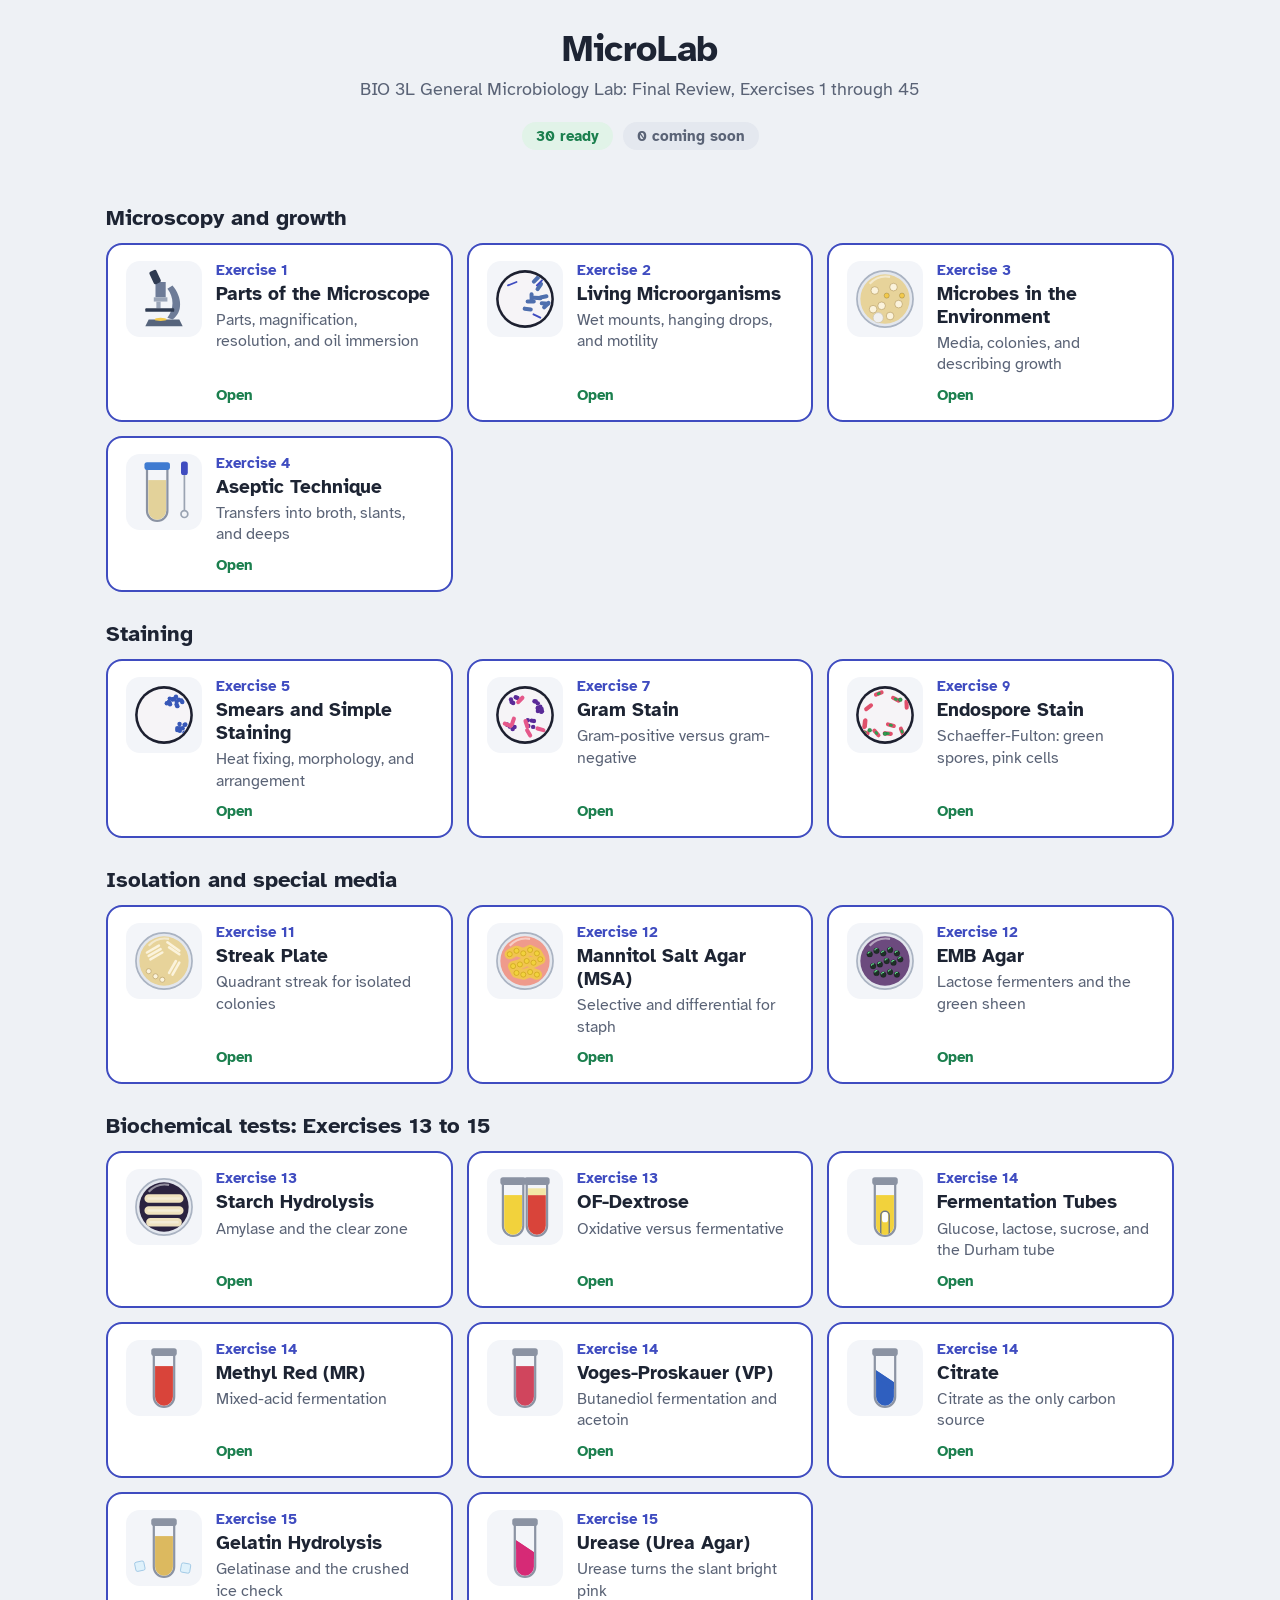
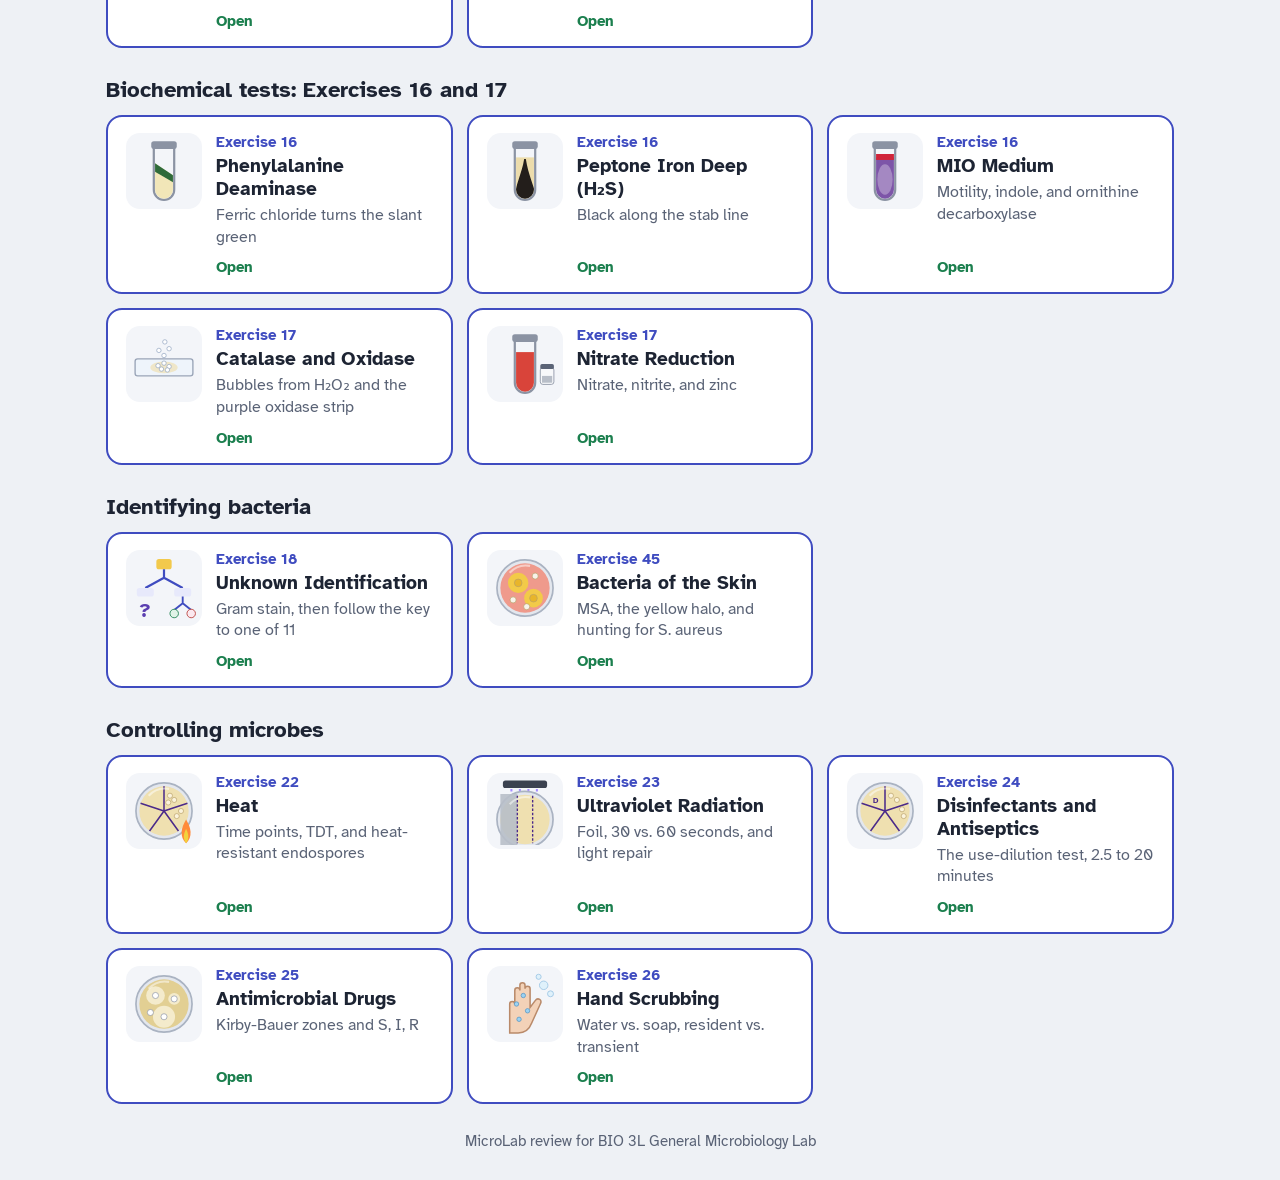
<file: index.html>
<!DOCTYPE html>
<html lang="en">
<head>
<meta charset="utf-8">
<meta name="viewport" content="width=device-width, initial-scale=1">
<title>MicroLab | Lab Review</title>
<link rel="preconnect" href="https://fonts.googleapis.com">
<link rel="preconnect" href="https://fonts.gstatic.com" crossorigin>
<link href="https://fonts.googleapis.com/css2?family=Atkinson+Hyperlegible:wght@400;700&display=swap" rel="stylesheet">
<link rel="stylesheet" href="metab.css">
<style>
  .wrap{max-width:1100px}
  .hero{text-align:center;margin:10px 0 22px}
  .hero h1{font-size:2.3rem}
  .hero .sub{color:var(--muted);font-size:1.15rem;margin-top:8px}
  .status{display:flex;flex-wrap:wrap;gap:10px;align-items:center;justify-content:center;margin:0 0 22px}
  .pill{display:inline-block;font-size:.95rem;font-weight:700;border-radius:999px;padding:5px 14px}
  .pill.ready{color:var(--good);background:var(--good-soft)}
  .pill.soon{color:var(--muted);background:#e4e8ef}
  .msg{min-height:1.5em;text-align:center;color:var(--muted);font-weight:700;font-size:1.05rem;margin:0 0 6px}
  .group{margin:0 0 28px}
  .group h2{font-size:1.4rem;margin:0 0 12px}
  .grid{display:grid;grid-template-columns:repeat(auto-fill,minmax(270px,1fr));gap:14px}
  .tile{display:grid;grid-template-columns:76px 1fr;grid-template-rows:auto auto 1fr auto;column-gap:14px;row-gap:4px;text-align:left;text-decoration:none;color:var(--ink);
    background:var(--card);border:2px solid var(--accent);border-radius:16px;padding:16px 18px;font:inherit;cursor:pointer;
    transition:transform .15s,box-shadow .15s}
  .tile:hover,.tile:focus-visible{transform:translateY(-2px);box-shadow:0 8px 20px rgba(29,36,51,.12);outline:none}
  .tile:focus-visible{outline:3px solid #f2b134;outline-offset:2px}
  .tile .pic{grid-row:1 / 5;width:76px;height:76px;border-radius:14px;background:#f3f5f9;display:flex;align-items:center;justify-content:center;align-self:start}
  .tile .pic svg{width:68px;height:68px;display:block}
  .tile.soon .pic{filter:grayscale(.85);opacity:.6}
  .tile .ex{font-size:.95rem;font-weight:700;color:var(--accent)}
  .tile .name{font-size:1.2rem;font-weight:700;line-height:1.2}
  .tile .desc{font-size:1rem;color:var(--muted);line-height:1.35}
  .tile .tag{margin-top:auto;padding-top:6px;font-size:.92rem;font-weight:700;color:var(--good)}
  .tile.soon{border:2px dashed #aeb6c4;background:#f6f7fa;cursor:default}
  .tile.soon .ex{color:var(--muted)}
  .tile.soon .tag{color:var(--muted)}
  .tile.soon:hover{transform:none;box-shadow:none}
  footer{text-align:center;color:var(--muted);font-size:.95rem;margin-top:10px}
</style>
</head>
<body>
<div class="wrap">
  <div class="hero">
    <h1>MicroLab</h1>
    <div class="sub">BIO 3L General Microbiology Lab: Final Review, Exercises 1 through 45</div>
  </div>

  <div class="status" id="status"></div>
  <p class="msg" id="msg" role="status" aria-live="polite"></p>
  <main id="groups"></main>

  <footer>MicroLab review for BIO 3L General Microbiology Lab</footer>
</div>

<script>
(function(){
  /* To make a page live, give its tile an href. Tiles without one show as "Coming soon". */
  const T = "biochem-tests.html", ST = "stains.html", B = "basics.html", ID = "identify.html", CT = "control.html", IS = "isolation.html";
  const GROUPS = [
    {title:"Microscopy and growth", items:[
      {pic:"scope", ex:"Exercise 1", name:"Parts of the Microscope", desc:"Parts, magnification, resolution, and oil immersion", href:B + "#scope"},
      {pic:"living", ex:"Exercise 2", name:"Living Microorganisms", desc:"Wet mounts, hanging drops, and motility", href:B + "#living"},
      {pic:"environment", ex:"Exercise 3", name:"Microbes in the Environment", desc:"Media, colonies, and describing growth", href:B + "#environment"},
      {pic:"aseptic", ex:"Exercise 4", name:"Aseptic Technique", desc:"Transfers into broth, slants, and deeps", href:B + "#aseptic"}]},
    {title:"Staining", items:[
      {pic:"smear", ex:"Exercise 5", name:"Smears and Simple Staining", desc:"Heat fixing, morphology, and arrangement", href:ST + "#smear"},
      {pic:"gram", ex:"Exercise 7", name:"Gram Stain", desc:"Gram-positive versus gram-negative", href:ST + "#gram"},
      {pic:"spore", ex:"Exercise 9", name:"Endospore Stain", desc:"Schaeffer-Fulton: green spores, pink cells", href:ST + "#spore"}]},
    {title:"Isolation and special media", items:[
      {pic:"streak", ex:"Exercise 11", name:"Streak Plate", desc:"Quadrant streak for isolated colonies", href:IS},
      {pic:"msa", ex:"Exercise 12", name:"Mannitol Salt Agar (MSA)", desc:"Selective and differential for staph", href:T + "#msa"},
      {pic:"emb", ex:"Exercise 12", name:"EMB Agar", desc:"Lactose fermenters and the green sheen", href:T + "#emb"}]},
    {title:"Biochemical tests: Exercises 13 to 15", items:[
      {pic:"starch", ex:"Exercise 13", name:"Starch Hydrolysis", desc:"Amylase and the clear zone", href:T + "#starch"},
      {pic:"of", ex:"Exercise 13", name:"OF-Dextrose", desc:"Oxidative versus fermentative", href:T + "#of"},
      {pic:"durham", ex:"Exercise 14", name:"Fermentation Tubes", desc:"Glucose, lactose, sucrose, and the Durham tube", href:T + "#durham"},
      {pic:"mr", ex:"Exercise 14", name:"Methyl Red (MR)", desc:"Mixed-acid fermentation", href:T + "#mr"},
      {pic:"vp", ex:"Exercise 14", name:"Voges-Proskauer (VP)", desc:"Butanediol fermentation and acetoin", href:T + "#vp"},
      {pic:"citrate", ex:"Exercise 14", name:"Citrate", desc:"Citrate as the only carbon source", href:T + "#citrate"},
      {pic:"gel", ex:"Exercise 15", name:"Gelatin Hydrolysis", desc:"Gelatinase and the crushed ice check", href:T + "#gel"},
      {pic:"urea", ex:"Exercise 15", name:"Urease (Urea Agar)", desc:"Urease turns the slant bright pink", href:T + "#urea"}]},
    {title:"Biochemical tests: Exercises 16 and 17", items:[
      {pic:"phe", ex:"Exercise 16", name:"Phenylalanine Deaminase", desc:"Ferric chloride turns the slant green", href:T + "#phe"},
      {pic:"h2s", ex:"Exercise 16", name:"Peptone Iron Deep (H₂S)", desc:"Black along the stab line", href:T + "#h2s"},
      {pic:"mio", ex:"Exercise 16", name:"MIO Medium", desc:"Motility, indole, and ornithine decarboxylase", href:T + "#mio"},
      {pic:"catalase", ex:"Exercise 17", name:"Catalase and Oxidase", desc:"Bubbles from H₂O₂ and the purple oxidase strip", href:ID + "#resp"},
      {pic:"nitrate", ex:"Exercise 17", name:"Nitrate Reduction", desc:"Nitrate, nitrite, and zinc", href:T + "#nitrate"}]},
    {title:"Identifying bacteria", items:[
      {pic:"unknown", ex:"Exercise 18", name:"Unknown Identification", desc:"Gram stain, then follow the key to one of 11", href:ID + "#unknown"},
      {pic:"skin", ex:"Exercise 45", name:"Bacteria of the Skin", desc:"MSA, the yellow halo, and hunting for S. aureus", href:ID + "#skin"}]},
    {title:"Controlling microbes", items:[
      {pic:"heat", ex:"Exercise 22", name:"Heat", desc:"Time points, TDT, and heat-resistant endospores", href:CT + "#heat"},
      {pic:"uv", ex:"Exercise 23", name:"Ultraviolet Radiation", desc:"Foil, 30 vs. 60 seconds, and light repair", href:CT + "#uv"},
      {pic:"dis", ex:"Exercise 24", name:"Disinfectants and Antiseptics", desc:"The use-dilution test, 2.5 to 20 minutes", href:CT + "#dis"},
      {pic:"kb", ex:"Exercise 25", name:"Antimicrobial Drugs", desc:"Kirby-Bauer zones and S, I, R", href:CT + "#drugs"},
      {pic:"hands", ex:"Exercise 26", name:"Hand Scrubbing", desc:"Water vs. soap, resident vs. transient", href:CT + "#hands"}]}
  ];

  /* little pictures of what each lab looks like */
  const f1 = n => Math.round(n * 10) / 10;
  const rnd = k => { const v = Math.sin(k * 127.1 + 311.7) * 43758.5453; return v - Math.floor(v); };
  const svg = (body, label) => `<svg viewBox="0 0 80 80" role="img" aria-label="${label}">${body}</svg>`;
  const tube = (fill, extra, cap) => `<path d="M28,12 L28,62 A12,12 0 0 0 52,62 L52,12" fill="none" stroke="#8b93a3" stroke-width="2.6"/><clipPath id="c${tube.n = (tube.n || 0) + 1}"><path d="M29.5,12 L29.5,62 A10.5,10.5 0 0 0 50.5,62 L50.5,12 Z"/></clipPath><g clip-path="url(#c${tube.n})">${fill}${extra || ""}</g><rect x="25" y="5" width="30" height="9" rx="3" fill="${cap || "#8b93a3"}"/>`;
  const broth = (c, extra, cap) => tube(`<rect x="28" y="26" width="24" height="52" fill="${c}"/>`, extra, cap);
  const slant = (top, butt, extra) => tube(`<path d="M28,30 L52,46 L52,80 L28,80 Z" fill="${butt || top}"/><path d="M28,30 L52,46 L52,54 L28,40 Z" fill="${top}"/>`, extra);
  const deep = (c, extra) => tube(`<rect x="28" y="24" width="24" height="56" fill="${c}"/>`, extra);
  const plate = (agar, inner) => `<circle cx="40" cy="40" r="33" fill="#e3e7ee" stroke="#aab3c2" stroke-width="2"/><circle cx="40" cy="40" r="29" fill="${agar}"/>${inner || ""}<path d="M22,22 A26,26 0 0 1 46,14" fill="none" stroke="#fff" stroke-width="2.5" opacity=".5"/>`;
  const dots = (pts, c, r, stroke) => pts.map(([x, y]) => `<circle cx="${x}" cy="${y}" r="${r || 3.2}" fill="${c}" stroke="${stroke || "rgba(0,0,0,.25)"}" stroke-width=".8"/>`).join("");
  const STREAK = [[22,32],[30,28],[38,31],[46,27],[54,31],[58,38],[50,42],[42,40],[34,44],[26,46],[30,54],[38,56],[46,53],[54,56]];
  const field = cells => `<circle cx="40" cy="40" r="34" fill="#1d2030"/><circle cx="40" cy="40" r="31" fill="#f6f4f7"/><clipPath id="fc${field.n = (field.n || 0) + 1}"><circle cx="40" cy="40" r="31"/></clipPath><g clip-path="url(#fc${field.n})">${cells}</g>`;
  const rods = (n, c, seed, spore) => Array.from({length:n}, (_, k) => { const x = 14 + rnd(seed + k) * 52, y = 14 + rnd(seed + k + 40) * 52, a = f1(rnd(seed + k + 80) * 180);
    return `<rect x="${f1(x - 6)}" y="${f1(y - 2.4)}" width="12" height="4.8" rx="2.4" fill="${c}" transform="rotate(${a} ${f1(x)} ${f1(y)})"/>` + (spore && rnd(seed + k + 9) < spore ? `<ellipse cx="${f1(x)}" cy="${f1(y)}" rx="2.4" ry="1.7" fill="#2f9e4f" transform="rotate(${a} ${f1(x)} ${f1(y)})"/>` : ""); }).join("");
  const cocci = (c, seed) => Array.from({length:5}, (_, i) => { const x = 18 + rnd(seed + i) * 44, y = 18 + rnd(seed + i + 9) * 44; return Array.from({length:5}, (_, j) => `<circle cx="${f1(x + (rnd(seed + i * 7 + j) - .5) * 9)}" cy="${f1(y + (rnd(seed + i * 5 + j + 3) - .5) * 9)}" r="2.6" fill="${c}"/>`).join(""); }).join("");
  const PIC = {
    scope:svg(`<path d="M18,72 L62,72 L58,64 L22,64 Z" fill="#56647c"/><path d="M50,64 C62,56 62,38 50,24 L44,28 C52,38 52,52 44,62 Z" fill="#6d7b97"/><rect x="30" y="20" width="12" height="18" fill="#6d7b97"/><rect x="25" y="6" width="9" height="16" rx="2" fill="#2f3b52" transform="rotate(-25 30 14)"/><rect x="28" y="38" width="16" height="5" fill="#9aa5b8"/><rect x="31" y="43" width="5" height="8" fill="#9aa5b8"/><rect x="18" y="51" width="34" height="4" rx="1" fill="#2f3b52"/><ellipse cx="36" cy="64" rx="7" ry="2" fill="#f2c94c"/>`, "Microscope"),
    living:svg(field(rods(9, "#4f6fae", 3)) + `<path d="M20,24 l10,-4 M50,58 l8,4 M54,24 l6,-6" stroke="#3f4cc0" stroke-width="2.2" stroke-linecap="round"/>`, "Motile cells"),
    environment:svg(plate("#e7d39a", dots([[28,30],[50,26],[36,48],[56,46],[26,52],[46,60]], "#fbf3dc", 4.5, "#b8a067") + dots([[42,36],[60,36]], "#f2c94c", 3) + dots([[32,62]], "#f0f0f0", 6, "#c9c2b0")), "Colonies on a plate"),
    aseptic:svg(`<g transform="translate(-8 0)">${broth("#e3d29a", "", "#3f7bd1")}</g><line x1="64" y1="16" x2="64" y2="62" stroke="#9aa3b2" stroke-width="2"/><rect x="60" y="4" width="8" height="16" rx="3" fill="#3f4cc0"/><circle cx="64" cy="66" r="4" fill="none" stroke="#9aa3b2" stroke-width="2"/>`, "Loop and broth tube"),
    smear:svg(field(cocci("#3858b8", 5)), "Blue cocci in clusters"),
    gram:svg(field(cocci("#5a2a98", 11) + rods(6, "#e5588a", 21)), "Purple cocci and pink rods"),
    spore:svg(field(rods(11, "#e0506c", 31, .6) + dots([[22,58],[58,22],[40,62]], "#2f9e4f", 2.4)), "Pink cells with green endospores"),
    streak:svg(plate("#e7d39a", `<path d="M20,30 l14,-8 M22,34 l14,-8 M24,38 l14,-8 M44,18 l14,10 M46,24 l12,8 M58,42 l-8,14 M54,40 l-8,14" stroke="#fbf3dc" stroke-width="3" stroke-linecap="round"/>` + dots([[30,58],[22,52],[38,62]], "#fbf3dc", 3, "#b8a067")), "Streak plate"),
    msa:svg(plate("#ef9a8c", `<polyline points="${STREAK.map(p => p.join(",")).join(" ")}" fill="none" stroke="#f2d23c" stroke-width="12" stroke-linejoin="round" stroke-linecap="round" opacity=".75"/>` + dots(STREAK, "#f2d23c", 3, "#c9a21a")), "Yellow MSA plate"),
    emb:svg(plate("#6c4a7e", dots(STREAK, "#1f2f28", 3.4) + STREAK.map(([x, y]) => `<path d="M${x - 2},${y - .5} a2.2,2.2 0 0 1 3,-2" fill="none" stroke="#63e08f" stroke-width="1.3"/>`).join("")), "EMB plate with green sheen"),
    starch:svg(plate("#2b2340", `<path d="M22,30 L58,30 M22,44 L58,44 M24,58 L56,58" stroke="#efe2bf" stroke-width="10" stroke-linecap="round"/><path d="M22,30 L58,30 M22,44 L58,44 M24,58 L56,58" stroke="#f4ecd6" stroke-width="3" stroke-linecap="round"/>`), "Starch plate with clear zones"),
    of:svg(`<g transform="translate(-14 0)">${broth("#f2d23c")}</g><g transform="translate(14 0)">${broth("#d9443a", `<rect x="28" y="18" width="24" height="8" fill="#f3e7a6"/>`)}</g>`, "Two OF tubes"),
    durham:svg(broth("#f2d23c", `<path d="M35,74 L35,50 A5,5 0 0 1 45,50 L45,74" fill="#f2d23c" stroke="#6d7686" stroke-width="1.6"/><rect x="36.5" y="46" width="7" height="12" rx="3" fill="#fbfcfe"/>`), "Yellow tube with gas bubble"),
    mr:svg(broth("#d9443a"), "Red MR tube"),
    vp:svg(broth("#d0455d"), "Pink-red VP tube"),
    citrate:svg(slant("#2f5fbf"), "Blue citrate slant"),
    gel:svg(broth("#dcb95f") + `<rect x="6" y="56" width="11" height="11" rx="2" fill="#dff1fb" stroke="#9cc6e4" transform="rotate(-12 11 61)"/><rect x="60" y="58" width="11" height="11" rx="2" fill="#dff1fb" stroke="#9cc6e4" transform="rotate(10 65 63)"/>`, "Liquid gelatin with ice"),
    urea:svg(slant("#d62a76"), "Pink urea slant"),
    phe:svg(slant("#2f6b3a", "#f1e6b8"), "Green phenylalanine slant"),
    h2s:svg(deep("#ecdcab", `<path d="M39,26 C37,40 30,54 29,64 L29,80 L51,80 L51,62 C48,52 43,40 41,26 Z" fill="#231e1b"/>`), "Black peptone iron deep"),
    mio:svg(deep("#7d55a8", `<rect x="28" y="20" width="24" height="7" fill="#d0243a"/><ellipse cx="40" cy="50" rx="9" ry="18" fill="#fff" opacity=".3"/>`), "Purple MIO with a red ring"),
    catalase:svg(`<rect x="6" y="34" width="68" height="20" rx="3" fill="#eef4fb" stroke="#9aa5b8" stroke-width="1.6"/><ellipse cx="40" cy="44" rx="16" ry="7" fill="#efe6c8"/>` + dots([[33,42],[40,39],[46,43],[37,46],[44,47],[40,30],[34,24],[46,22],[41,14]], "#fff", 2.6, "#8fa3bf"), "Catalase bubbles on a slide"),
    unknown:svg(`<rect x="31" y="6" width="18" height="12" rx="3" fill="#f2c94c"/><path d="M40,18 L40,28 M40,28 L18,40 M40,28 L62,40" stroke="#3f4cc0" stroke-width="2.6" fill="none"/><rect x="8" y="40" width="20" height="10" rx="3" fill="#e7e9fb"/><rect x="52" y="40" width="20" height="10" rx="3" fill="#e7e9fb"/><path d="M62,50 L62,58 M62,58 L52,66 M62,58 L72,66" stroke="#3f4cc0" stroke-width="2.2" fill="none"/><circle cx="52" cy="70" r="5" fill="#e1f3e8" stroke="#1b7f4e"/><circle cx="72" cy="70" r="5" fill="#fbe8ef" stroke="#b83a34"/><text x="18" y="74" font-size="22" font-weight="700" fill="#5b3fb0" text-anchor="middle">?</text>`, "A branching key"),
    skin:svg(plate("#ef9a8c", `<circle cx="32" cy="34" r="12" fill="#f2d23c" opacity=".85"/><circle cx="50" cy="52" r="11" fill="#f2d23c" opacity=".85"/>` + dots([[32,34],[50,52]], "#e8b52a", 4.5, "#b8a067") + dots([[52,26],[26,54],[42,62]], "#f7f3ea", 3.6, "#b8a067")), "MSA plate with yellow halos"),
    heat:svg(plate("#efe0b0", `<path d="M40,40 L40,11 M40,40 L67.6,31 M40,40 L57,63.5 M40,40 L23,63.5 M40,40 L12.4,31" stroke="#4b2a8a" stroke-width="1.8"/>` + dots([[47,22],[52,27],[45,30],[60,40],[55,46]], "#fbf3dc", 3, "#b8a067")) + `<path d="M66,78 C58,70 60,60 66,50 C72,60 74,70 66,78Z" fill="#ff8a3a"/><path d="M66,78 C62,73 63,67 66,61 C69,67 70,73 66,78Z" fill="#f2d23c"/>`, "Sectioned plate and a flame"),
    uv:svg(`<rect x="14" y="4" width="52" height="9" rx="3" fill="#3b4250"/><path d="M24,14 L24,26 M34,14 L34,26 M44,14 L44,26 M54,14 L54,26" stroke="#a58bff" stroke-width="2.4" stroke-dasharray="3 3"/>` + `<g transform="translate(0 10)">${plate("#efe0b0", `<rect x="11" y="10" width="20" height="60" fill="#b9bfc9" opacity=".9"/><path d="M31,12 L31,68 M49,12 L49,68" stroke="#4b2a8a" stroke-width="1.6" stroke-dasharray="3 2"/>`)}</g>`, "UV lamp over a foil-covered plate"),
    dis:svg(plate("#efe0b0", `<path d="M40,40 L40,11 M40,40 L67.6,31 M40,40 L57,63.5 M40,40 L23,63.5 M40,40 L12.4,31" stroke="#4b2a8a" stroke-width="1.8"/>` + dots([[47,22],[54,27],[60,38],[62,46]], "#fbf3dc", 3, "#b8a067") + `<text x="26" y="30" font-size="9" font-weight="700" fill="#4b2a8a">D</text>`), "Use-dilution plate"),
    kb:svg(plate("#e2cf93", `<circle cx="30" cy="30" r="11" fill="#f4ebcc"/><circle cx="52" cy="34" r="7" fill="#f4ebcc"/><circle cx="40" cy="55" r="13" fill="#f4ebcc"/>` + dots([[30,30],[52,34],[40,55],[24,50]], "#fff", 3.6, "#8b93a3")), "Kirby-Bauer plate with zones"),
    hands:svg(`<path d="M22,74 L22,40 C22,36 28,36 28,40 L28,24 C28,20 34,20 34,24 L34,18 C34,14 40,14 40,18 L40,22 C40,18 46,18 46,22 L46,44 L52,36 C55,32 61,35 58,40 L48,62 C45,70 40,74 32,74 Z" fill="#f3d2b8" stroke="#b98a6a" stroke-width="1.8"/>` + dots([[30,40],[38,30],[43,48],[33,58]], "#9bd2f2", 2.6, "#4f8fc0") + `<circle cx="62" cy="18" r="5" fill="#dff1fb" stroke="#9cc6e4"/><circle cx="70" cy="28" r="3.5" fill="#dff1fb" stroke="#9cc6e4"/><circle cx="56" cy="8" r="3" fill="#dff1fb" stroke="#9cc6e4"/>`, "Hand with soap bubbles"),
    resp:svg(`<circle cx="40" cy="40" r="30" fill="#e7e9fb"/><text x="40" y="47" font-size="20" font-weight="700" fill="#3f4cc0" text-anchor="middle">O₂</text><text x="22" y="30" font-size="11" font-weight="700" fill="#5b3fb0">e⁻</text><path d="M26,32 l6,4" stroke="#5b3fb0" stroke-width="2"/>`, "Respiration"),
    nitrate:svg(broth("#d9443a") + `<rect x="58" y="44" width="16" height="20" rx="3" fill="#f7f8fa" stroke="#8b93a3"/><rect x="58" y="40" width="16" height="6" rx="2" fill="#5a6376"/><rect x="60" y="54" width="12" height="8" fill="#b8bec8"/>`, "Red nitrate tube and zinc")
  };
  const esc = s => String(s).replace(/[&<>"]/g, c => ({"&":"&amp;", "<":"&lt;", ">":"&gt;", '"':"&quot;"})[c]);
  const all = GROUPS.reduce((a, g) => a.concat(g.items), []);
  const ready = all.filter(i => i.href).length;
  document.getElementById("status").innerHTML =
    `<span class="pill ready">${ready} ready</span><span class="pill soon">${all.length - ready} coming soon</span>`;

  document.getElementById("groups").innerHTML = GROUPS.map(g => `
    <section class="group" aria-labelledby="g-${esc(g.title).replace(/\W+/g, "-")}">
      <h2 id="g-${esc(g.title).replace(/\W+/g, "-")}">${esc(g.title)}</h2>
      <div class="grid">${g.items.map(i => i.href
        ? `<a class="tile" href="${esc(i.href)}"><span class="pic" aria-hidden="true">${PIC[i.pic] || ""}</span><span class="ex">${esc(i.ex)}</span><span class="name">${esc(i.name)}</span><span class="desc">${esc(i.desc)}</span><span class="tag">Open</span></a>`
        : `<button type="button" class="tile soon" aria-disabled="true" data-name="${esc(i.name)}"><span class="pic" aria-hidden="true">${PIC[i.pic] || ""}</span><span class="ex">${esc(i.ex)}</span><span class="name">${esc(i.name)}</span><span class="desc">${esc(i.desc)}</span><span class="tag">Coming soon</span></button>`).join("")}
      </div>
    </section>`).join("");

  document.getElementById("groups").addEventListener("click", e => {
    const b = e.target.closest(".tile.soon"); if (!b) return;
    document.getElementById("msg").textContent = b.dataset.name + " is coming soon.";
  });
})();
</script>
</body>
</html>
</file>
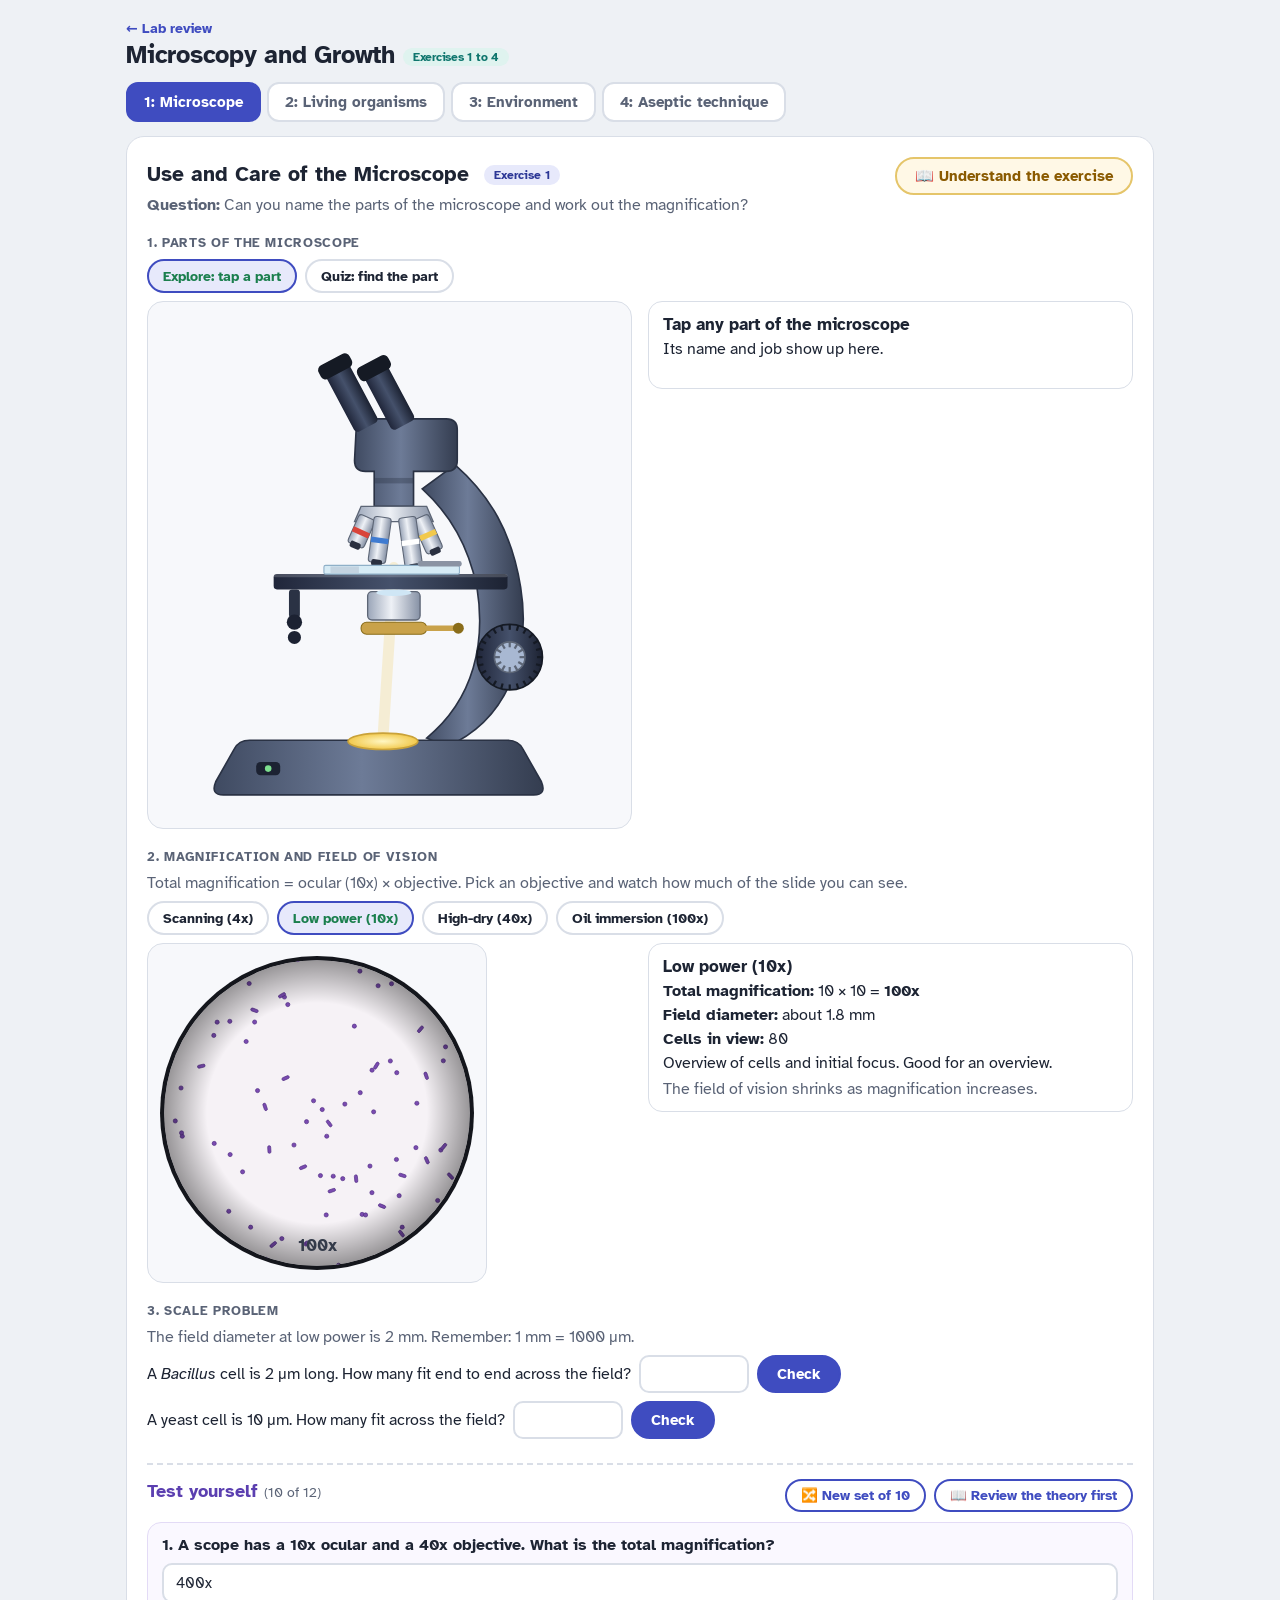
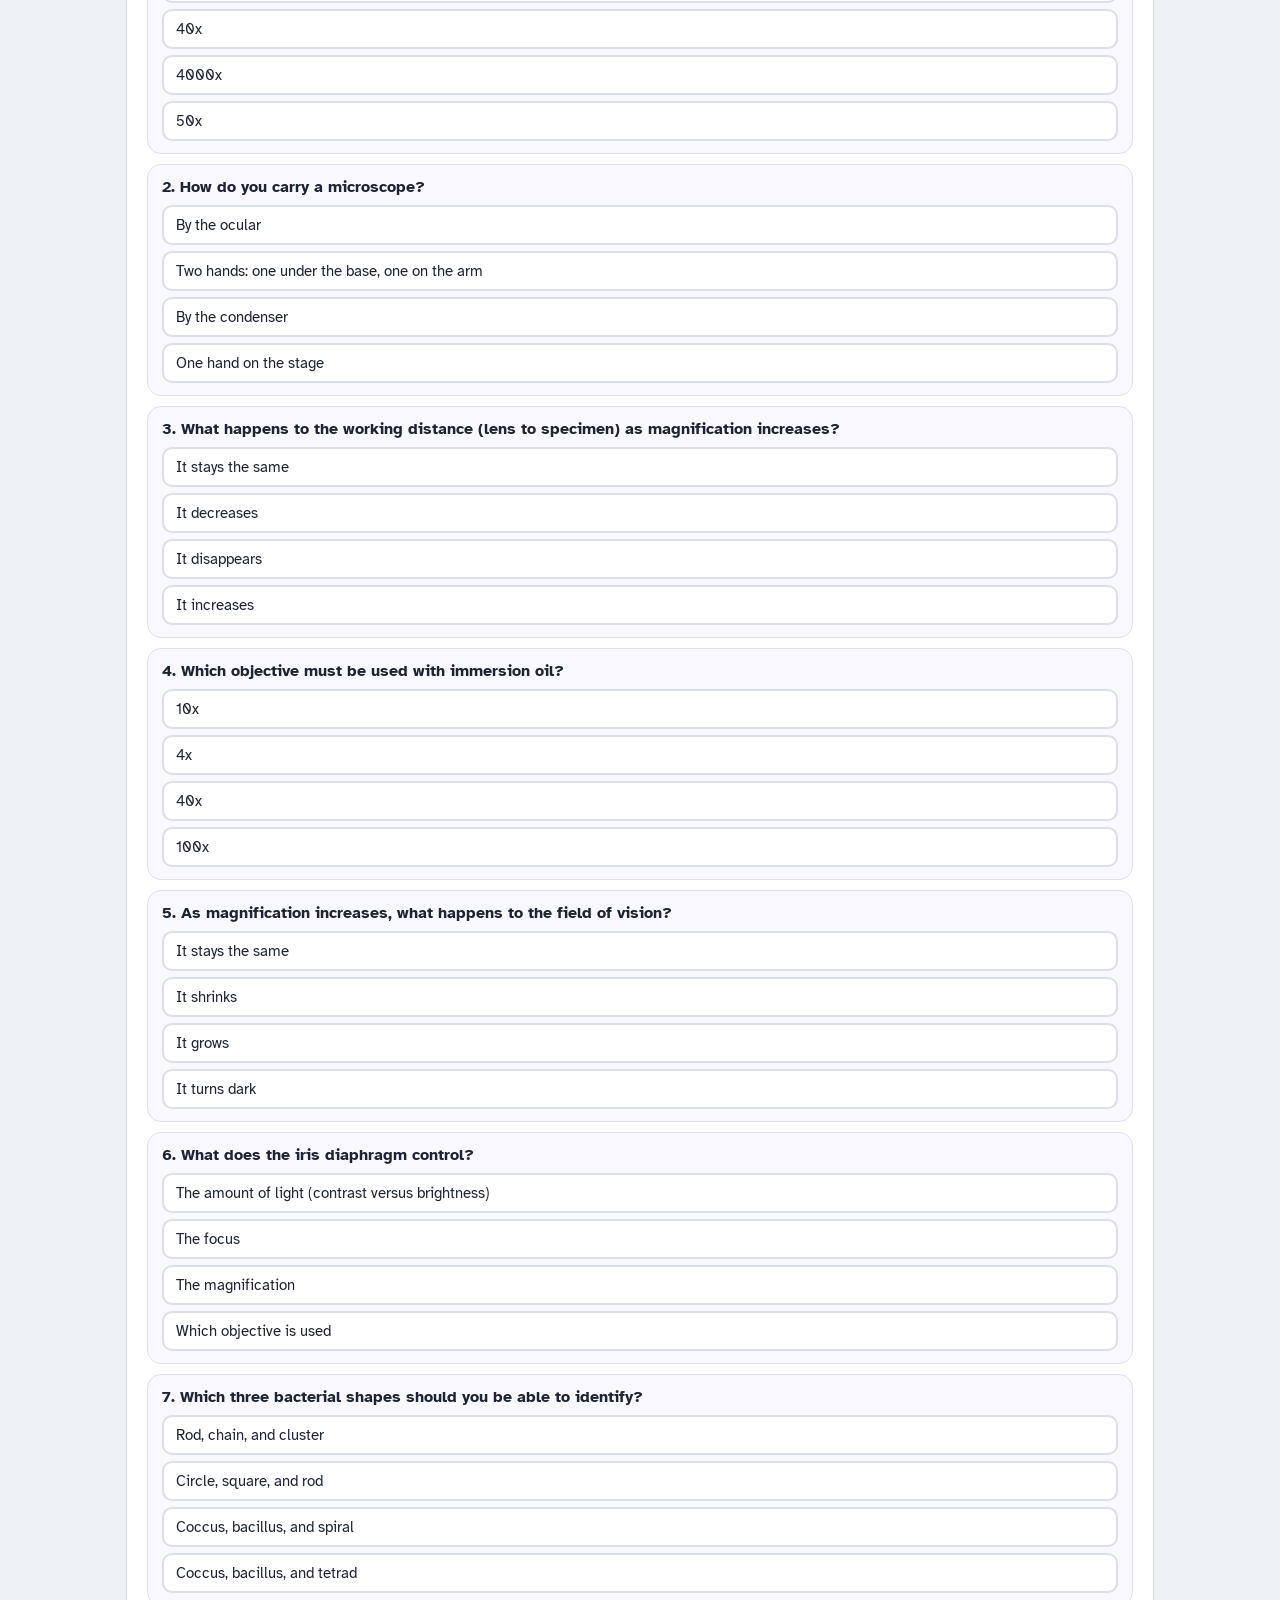
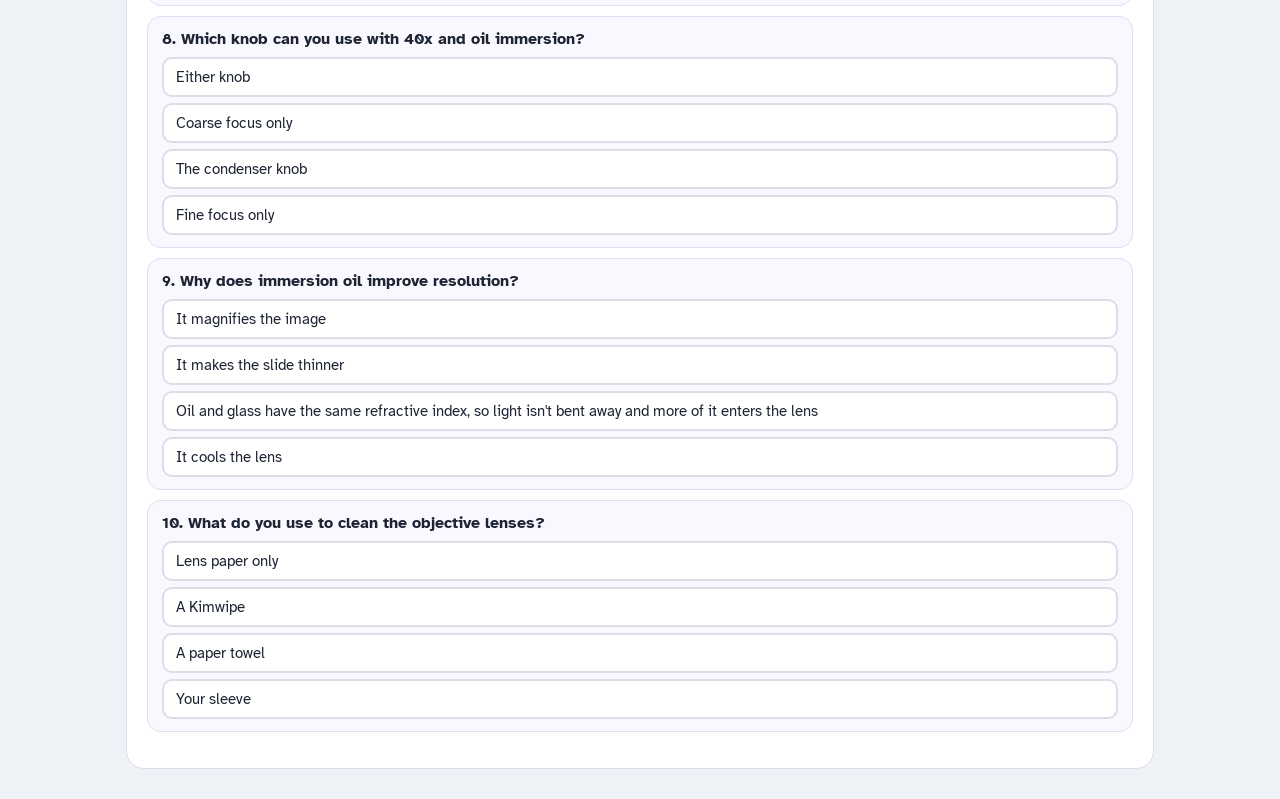
<file: basics.html>
<!DOCTYPE html>
<html lang="en">
<head>
<meta charset="utf-8">
<meta name="viewport" content="width=device-width, initial-scale=1">
<title>Microscopy and Growth | MicroLab</title>
<link rel="preconnect" href="https://fonts.googleapis.com">
<link rel="preconnect" href="https://fonts.gstatic.com" crossorigin>
<link href="https://fonts.googleapis.com/css2?family=Atkinson+Hyperlegible:wght@400;700&display=swap" rel="stylesheet">
<link rel="stylesheet" href="metab.css">
<style>
  .labtabs{display:flex;flex-wrap:wrap;gap:6px;margin-bottom:14px}
  .labtab{border:2px solid var(--line);background:#fff;color:var(--muted);font:700 .95rem var(--font);padding:9px 16px;border-radius:12px;cursor:pointer}
  .labtab.on{background:var(--accent);border-color:var(--accent);color:#fff}
  .labwrap{background:var(--card);border:1px solid var(--line);border-radius:18px;padding:20px}
  .labhead h2{margin:0 0 4px;font-size:1.3rem}
  .labq{color:var(--muted);font-size:1rem;margin:0 0 12px}
  .labhead{display:flex;flex-wrap:wrap;gap:10px;align-items:center;justify-content:space-between}
  .tmodal{position:fixed;inset:0;background:rgba(20,24,36,.55);z-index:50;display:flex;align-items:flex-start;justify-content:center;padding:24px 12px;overflow:auto}
  .tmodal[hidden]{display:none}
  .tcard{background:#fff;border-radius:22px;max-width:820px;width:100%;padding:22px 24px 18px;box-shadow:0 20px 50px rgba(0,0,0,.3);animation:tpop .25s ease-out}
  @keyframes tpop{from{transform:translateY(14px);opacity:0}}
  .thead{display:flex;justify-content:space-between;align-items:flex-start;gap:12px;margin-bottom:10px}
  .thead h2{margin:2px 0 0;font-size:1.35rem}
  .tkick{font-size:.78rem;font-weight:800;letter-spacing:.06em;text-transform:uppercase;color:#9a6212}
  .tclose{border:none;background:#eef1f5;border-radius:50%;width:38px;height:38px;font-size:1.4rem;cursor:pointer;color:var(--ink);flex:none}
  .tasks{background:linear-gradient(135deg,#fff4de,#fdeceb);border-radius:16px;padding:12px 16px;margin-bottom:12px}
  .tasks p{margin:4px 0 0;font-size:1.08rem;line-height:1.45}
  .tlabel{display:block;font-size:.74rem;font-weight:800;letter-spacing:.05em;text-transform:uppercase;color:var(--muted);margin-bottom:4px}
  .tsec{margin:14px 0}
  .tsec h3{font-size:.95rem;margin:0 0 8px;color:var(--accent)}
  .tsec ul{margin:6px 0 0;padding-left:20px;line-height:1.6;font-size:1rem}
  .tsec li{margin-bottom:8px}
  .tfoot{display:flex;justify-content:flex-end;margin-top:8px}
  .quizhead{display:flex;flex-wrap:wrap;gap:10px;align-items:center;justify-content:space-between;margin-bottom:10px}
  .quizhead h3{margin:0}
  .btn.sm{font-size:.85rem;padding:6px 14px}
  .howbox{background:#f3effd;border:1px solid #d9cdf5;border-radius:12px;padding:8px 14px;margin:0 0 14px;color:#3d2a6b;font-size:.95rem}
  .howbox summary{cursor:pointer;font-weight:700}
  .howbox ul{margin:8px 0 4px;padding-left:20px;line-height:1.5}
  .sect{font-size:.82rem;font-weight:800;color:var(--muted);letter-spacing:.05em;text-transform:uppercase;margin:20px 0 8px}
  .panel{background:#f7f8fb;border:1px solid var(--line);border-radius:16px;padding:12px}
  .panel svg{display:block;width:100%;height:auto}
  .benchhint{background:var(--accent-soft);border-radius:12px;padding:10px 14px;font-size:1rem;color:#2c3796;min-height:1.5em;line-height:1.45;margin:8px 0}
  .benchhint.good{background:var(--good-soft);color:#14593a}
  .benchhint.warn{background:#fff3d6;color:#7a4b00}
  .btn{font:700 .95rem var(--font);border-radius:999px;padding:8px 18px;cursor:pointer;border:2px solid var(--accent)}
  .btn.primary{background:var(--accent);color:#fff}
  .btn.secondary{background:#fff;color:var(--accent)}
  .btn.hint{border-color:#e5c56a;background:#fff8e6;color:#8a5a00}
  .btn:disabled{opacity:.4;cursor:not-allowed}
  .row{display:flex;flex-wrap:wrap;gap:8px;align-items:center;margin:8px 0}
  .chip{border:2px solid var(--line);background:#fff;border-radius:999px;padding:6px 14px;font:700 .9rem var(--font);color:var(--ink);cursor:pointer}
  .chip.on{border-color:var(--accent);background:var(--accent-soft)}
  .grid2{display:grid;grid-template-columns:minmax(0,1fr) minmax(0,1fr);gap:16px;align-items:start}
  @media (max-width:820px){.grid2{grid-template-columns:1fr}}
  .info{background:#fff;border:1px solid var(--line);border-radius:14px;padding:12px 14px;min-height:5.5em}
  .info h4{margin:0 0 4px;font-size:1.05rem}
  .mpart{cursor:pointer}
  .mpart:hover{filter:brightness(1.18)}
  .mpart.sel{filter:drop-shadow(0 0 5px #f2b134) brightness(1.1)}
  .mpart.flash{filter:drop-shadow(0 0 6px #1b7f4e)}
  .ans{display:flex;flex-wrap:wrap;gap:8px;margin:8px 0}
  .ans button{border:2px solid var(--line);background:#fff;border-radius:12px;padding:9px 14px;font:700 .95rem var(--font);color:var(--ink);cursor:pointer}
  .ans button:hover:not(:disabled){border-color:var(--accent)}
  .ans button.right{border-color:var(--good);background:var(--good-soft)}
  .ans button.wrong{border-color:#eab3af;background:var(--bad-soft)}
  .tbl{width:100%;border-collapse:collapse;font-size:.95rem;background:#fff;border:1px solid var(--line);border-radius:12px;overflow:hidden}
  .tbl th,.tbl td{border:1px solid var(--line);padding:8px 10px;text-align:left;vertical-align:top}
  .tbl th{background:#eef1f8}
  .tblwrap{overflow-x:auto}
  .ogame .odone{margin:8px 0;padding-left:0;list-style:none;display:flex;flex-direction:column;gap:6px}
  .ogame .odone li{background:var(--good-soft);border:2px solid #9fd3b5;border-radius:12px;padding:8px 12px;font-size:.95rem}
  .ogame .odone li small{display:block;color:#14593a;margin-top:2px}
  .ogame .opool{display:flex;flex-direction:column;gap:6px;margin:8px 0}
  .ogame .opool button{text-align:left;border:2px solid var(--line);background:#fff;border-radius:12px;padding:9px 12px;font:400 .95rem var(--font);color:var(--ink);cursor:pointer}
  .ogame .opool button:hover{border-color:var(--accent)}
  .ogame .opool button.shake{animation:shake .3s}
  @keyframes shake{25%{transform:translateX(-5px)}75%{transform:translateX(5px)}}
  .numrow{display:flex;flex-wrap:wrap;gap:8px;align-items:center;margin:8px 0}
  .numrow input{width:110px;font:400 1rem var(--font);padding:7px 10px;border-radius:10px;border:2px solid var(--line)}
  .why{background:#f3effd;border:1px solid #d9cdf5;border-radius:10px;padding:10px 14px;font-size:.92rem;color:#3d2a6b;margin-top:10px}
  .quiz{margin-top:24px;border-top:2px dashed var(--line);padding-top:14px}
  .quiz h3{margin:0 0 10px;font-size:1.1rem;color:var(--more)}
  .qcard{background:#faf8ff;border:1px solid #e3dbf6;border-radius:14px;padding:12px 14px;margin-bottom:10px}
  .qq{margin:0 0 8px;font-weight:700}
  .qopts{display:flex;flex-direction:column;gap:6px}
  .qopt{text-align:left;border:2px solid var(--line);background:#fff;border-radius:10px;padding:9px 12px;font:400 .95rem var(--font);color:var(--ink);cursor:pointer}
  .qopt:hover:not(:disabled){border-color:var(--more)}
  .qopt.right{border-color:var(--good);background:var(--good-soft);font-weight:700}
  .qopt.wrong{border-color:#eab3af;background:var(--bad-soft);opacity:.75;cursor:default}
  .qcard.done .qopt:not(.right){opacity:.55}
  .qfb{margin-top:8px;font-size:.92rem;border-radius:10px;padding:7px 12px}
  .qfb.good{background:var(--good-soft);color:#14593a}
  .qfb.bad{background:var(--bad-soft);color:#7a2e28}
  .qscore{font-weight:700;color:var(--more)}
  .benchsteps{display:flex;flex-wrap:wrap;gap:6px;margin:6px 0 8px}
  .bstep{font-size:.88rem;font-weight:700;border-radius:999px;padding:4px 11px;background:#eef1f5;color:var(--muted)}
  .bstep.cur{background:var(--accent);color:#fff}
  .bstep.ok{background:var(--good-soft);color:var(--good)}
  .pgpic svg{max-height:270px;margin:0 auto}
  .rulebox{border:2px solid var(--accent);border-radius:16px;padding:14px 16px;margin:4px 0 6px;background:#fbfbff}
  .rulehead{font-size:1.15rem;font-weight:700;color:#2c3796;margin:0 0 10px}
  .rules{display:grid;grid-template-columns:repeat(auto-fit,minmax(150px,1fr));gap:10px}
  .rule{background:#fff;border:1px solid var(--line);border-radius:14px;padding:8px 10px;text-align:center}
  .rule svg{width:100%;max-width:130px;height:auto;display:block;margin:0 auto}
  .rule p{margin:4px 0 0;font-size:1rem;line-height:1.35}
  .rulelist{margin:12px 0 0;padding-left:20px;font-size:1.02rem;line-height:1.55}
  .rulelist li{margin-bottom:4px}
  .hdbench{padding:6px;max-width:none;max-height:none}
  .hdbench svg{touch-action:none;user-select:none;-webkit-user-select:none}
  .hdbench [data-item]{cursor:grab}
  .pulse{animation:benchpulse 1.1s ease-in-out infinite}
  @keyframes benchpulse{50%{opacity:.25}}
  @media (prefers-reduced-motion:reduce){.pulse{animation:none}}
</style>
</head>
<body>
<div class="wrap" id="app"></div>

<script src="drag.js"></script>
<script>
(function(){
  const $ = id => document.getElementById(id);
  const clamp = (v, a, b) => Math.max(a, Math.min(b, v));
  const f1 = n => Math.round(n * 10) / 10;
  const rnd = k => { const v = Math.sin(k * 127.1 + 311.7) * 43758.5453; return v - Math.floor(v); };
  const esc = s => String(s).replace(/[&<>"]/g, c => ({"&":"&amp;", "<":"&lt;", ">":"&gt;", '"':"&quot;"})[c]);
  const shuffle = a => { const b = a.slice(); for (let i = b.length - 1; i > 0; i--){ const j = Math.floor(Math.random() * (i + 1)); [b[i], b[j]] = [b[j], b[i]]; } return b; };
  const q = (qq, opts, a, why) => ({q:qq, opts, a, why});
  let cleanups = [];
  const onCleanup = fn => cleanups.push(fn);

  /* ================================================================= shared widgets */
  /* put the steps in order */
  function orderGame(host, steps){
    let i, wrong, hints, pool;
    const start = () => {
      i = 0; wrong = 0; hints = 0;
      do { pool = shuffle(steps); } while (pool.length > 1 && pool.every((s, k) => s.id === steps[k].id));
      draw("Tap the steps in the order they happen. Wrong turns are counted.", "");
    };
    const draw = (msg, kind, shakeId) => {
      host.innerHTML = `<div class="ogame"><div class="benchhint ${kind || ""}" role="status">${msg}</div>
        <ol class="odone">${steps.slice(0, i).map((s, k) => `<li><b>${k + 1}.</b> ${s.text}${s.why ? `<small>${s.why}</small>` : ""}</li>`).join("")}</ol>
        ${i < steps.length ? `<div class="opool">${pool.filter(p => steps.findIndex(s => s.id === p.id) >= i).map(p => `<button data-id="${p.id}" class="${p.id === shakeId ? "shake" : ""}">${p.text}</button>`).join("")}</div>` : ""}
        <div class="row">${i < steps.length ? `<button class="btn hint" data-h="1">💡 Hint</button>` : ""}<button class="btn secondary" data-r="1">↺ Start over</button></div></div>`;
    };
    host.onclick = e => {
      if (e.target.closest("[data-r]")) { start(); return; }
      if (e.target.closest("[data-h]")) { hints++; draw("Hint: the next step is about <b>" + esc(steps[i].cue) + "</b>.", "warn"); return; }
      const b = e.target.closest("[data-id]"); if (!b) return;
      if (b.dataset.id === steps[i].id){ i++; if (i >= steps.length) draw(`All ${steps.length} steps in order! Wrong turns: <b>${wrong}</b>. Hints used: <b>${hints}</b>.`, "good"); else draw("Yes! What comes next?", "good"); }
      else { wrong++; draw("Not yet. Think about what has to happen first.", "warn", b.dataset.id); }
    };
    start();
  }

  /* picture identification: items = [{cat, term, svg, desc}] */
  function pictureGame(host, cats, items, label){
    let cat = cats[0], order = [], idx = 0, score = 0, tries = 0, answered = false;
    const next = () => { order = shuffle(items.filter(x => x.cat === cat)); idx = 0; score = 0; tries = 0; show(); };
    const show = () => {
      answered = false;
      const cur = order[idx], terms = items.filter(x => x.cat === cat).map(x => x.term);
      host.innerHTML = `<div class="row">${cats.map(c => `<button class="chip ${c === cat ? "on" : ""}" data-cat="${esc(c)}">${esc(c)}</button>`).join("")}</div>
        <div class="grid2"><div class="panel pgpic" style="max-width:300px">${cur.svg}</div>
        <div><p class="qq" style="margin:0 0 6px">${esc(label(cat))}</p><div class="ans">${terms.map(t => `<button data-t="${esc(t)}">${esc(t)}</button>`).join("")}</div>
        <div class="benchhint" data-fb="1">Picture ${idx + 1} of ${order.length}. Score so far: ${score} of ${tries}.</div>
        <div class="row"><button class="btn primary pgNext" hidden>${idx + 1 >= order.length ? "Start this set again" : "Next picture"}</button></div></div></div>`;
    };
    host.onclick = e => {
      const c = e.target.closest("[data-cat]"); if (c){ cat = c.dataset.cat; next(); return; }
      if (e.target.closest(".pgNext")){ if (idx + 1 >= order.length) next(); else { idx++; show(); } return; }
      const b = e.target.closest("[data-t]"); if (!b || answered) return;
      const cur = order[idx], ok = b.dataset.t === cur.term; tries++;
      if (ok){ score++; answered = true; b.classList.add("right"); const fb = host.querySelector("[data-fb]"); fb.className = "benchhint good"; fb.innerHTML = `<b>Yes: ${esc(cur.term)}.</b> ${cur.desc} Score: ${score} of ${tries}.`; host.querySelectorAll(".ans button").forEach(x => x.disabled = true); host.querySelector(".pgNext").hidden = false; }
      else { b.classList.add("wrong"); b.disabled = true; const fb = host.querySelector("[data-fb]"); fb.className = "benchhint warn"; fb.textContent = "Not quite. Look at the picture again and try another."; }
    };
    next();
  }

  /* quiz */
  function quizHTML(t){
    return `<section class="quiz"><div class="quizhead"><h3>Test yourself${t.quiz.length > 10 ? ` <span style="font-weight:400;font-size:.9rem;color:var(--muted)">(10 of ${t.quiz.length})</span>` : ""}</h3><div class="row" style="margin:0">${t.quiz.length > 10 ? `<button class="btn secondary sm" id="quizNew">🔀 New set of 10</button>` : ""}<button class="btn secondary sm" id="theoryBtn2">📖 Review the theory first</button></div></div>` + (t._cur = t.quiz.length > 10 ? shuffle(t.quiz).slice(0, 10) : t.quiz.slice()).map((qq, i) => {
      const order = qq.opts.map((_, k) => k).sort((a, b) => rnd(i * 7 + a + tabKey.length) - rnd(i * 7 + b + tabKey.length));
      return `<div class="qcard" data-q="${i}"><p class="qq">${i + 1}. ${qq.q}</p><div class="qopts">${order.map(k => `<button class="qopt" data-k="${k}">${qq.opts[k]}</button>`).join("")}</div><div class="qfb" hidden></div></div>`;
    }).join("") + `<p class="qscore" id="qScore"></p></section>`;
  }
  function bindQuiz(t){
    const box = $("quizBox"), got = {};
      const nb = $("quizNew"); if (nb) nb.onclick = () => { box.innerHTML = quizHTML(t); bindQuiz(t); const b2 = $("theoryBtn2"); if (b2) b2.onclick = openTheory; box.scrollIntoView({behavior:"smooth", block:"start"}); };
    box.querySelectorAll(".qcard").forEach(card => card.addEventListener("click", e => {
      const b = e.target.closest(".qopt"); if (!b || card.classList.contains("done")) return;
      const qq = t._cur[+card.dataset.q], ok = +b.dataset.k === qq.a, fb = card.querySelector(".qfb");
      if (ok){ card.classList.add("done"); b.classList.add("right"); fb.className = "qfb good"; fb.innerHTML = `<b>Yes!</b> ${qq.why}`; if (!(card.dataset.q in got)) got[card.dataset.q] = true; }
      else { b.classList.add("wrong"); b.disabled = true; fb.className = "qfb bad"; fb.innerHTML = "Not quite. Try another answer."; if (!(card.dataset.q in got)) got[card.dataset.q] = false; }
      fb.hidden = false;
      if (box.querySelectorAll(".qcard.done").length === t._cur.length) $("qScore").textContent = `Finished! ${Object.values(got).filter(Boolean).length} of ${t._cur.length} right on the first try.`;
    }));
  }

  /* ================================================================= EXERCISE 1: microscope */
  const PARTS = {
    ocular:{name:"Ocular lens (eyepiece)", fn:"Remagnifies the image formed by the objective lens (usually 10x)."},
    bodytube:{name:"Body tube", fn:"Transmits the image from the objective to the ocular."},
    objectives:{name:"Objective lenses", fn:"The primary magnification lenses, mounted on the nosepiece: 4x, 10x, 40x, and 100x (oil)."},
    stage:{name:"Stage (mechanical stage)", fn:"The platform that holds your slide. The mechanical stage holds and moves it."},
    condenser:{name:"Condenser", fn:"Focuses light through the specimen."},
    iris:{name:"Iris diaphragm", fn:"Controls the cone of light entering the condenser: contrast versus brightness."},
    coarse:{name:"Coarse focus knob", fn:"The large knob. It moves the stage long distances and is for low power (4x, 10x) only."},
    fine:{name:"Fine focus knob", fn:"The small knob for small adjustments. Use it with 40x and oil immersion."},
    arm:{name:"Arm", fn:"Carry the microscope here, with your other hand under the base. Always use two hands."},
    base:{name:"Base", fn:"The foundation. It houses the illuminator (the light source)."}
  };
  function scopeSVG(){
    const knurl = (cx, cy, r, n) => Array.from({length:n}, (_, k) => { const t = k / n * Math.PI * 2; return `<line x1="${f1(cx + Math.cos(t) * (r - 5))}" y1="${f1(cy + Math.sin(t) * (r - 5))}" x2="${f1(cx + Math.cos(t) * r)}" y2="${f1(cy + Math.sin(t) * r)}" stroke="#151a24" stroke-width="2"/>`; }).join("");
    const obj = (x, len, ang, ring) => `<g transform="rotate(${ang} ${x} 186)"><rect x="${x - 8}" y="186" width="16" height="${len}" rx="3" fill="url(#mSilver)" stroke="#5d6676" stroke-width="1"/><rect x="${x - 8}" y="${186 + len * .45}" width="16" height="5" fill="${ring}"/><rect x="${x - 5}" y="${186 + len - 3}" width="10" height="6" rx="2" fill="#2a3040"/></g>`;
    return `<svg viewBox="0 0 420 460" role="img" aria-label="Compound microscope with parts to tap">
      <defs>
        <linearGradient id="mBody" x1="0" x2="1"><stop offset="0" stop-color="#3f4a61"/><stop offset=".45" stop-color="#6d7b97"/><stop offset="1" stop-color="#343d50"/></linearGradient>
        <linearGradient id="mDark" x1="0" x2="1"><stop offset="0" stop-color="#20263a"/><stop offset=".5" stop-color="#45516b"/><stop offset="1" stop-color="#1c2232"/></linearGradient>
        <linearGradient id="mSilver" x1="0" x2="1"><stop offset="0" stop-color="#9aa5b8"/><stop offset=".45" stop-color="#eef1f6"/><stop offset="1" stop-color="#8691a5"/></linearGradient>
        <radialGradient id="mLamp"><stop offset="0" stop-color="#fff7c2"/><stop offset="1" stop-color="#f2c94c"/></radialGradient>
      </defs>
      <line x1="204" y1="388" x2="214" y2="232" stroke="#f2c94c" stroke-width="10" opacity=".22" stroke-linecap="round"/>
      <g class="mpart" data-part="arm"><path d="M262,396 C318,372 340,312 330,250 C322,200 302,166 270,138 L240,160 C266,184 282,212 290,250 C298,300 288,352 244,388 Z" fill="url(#mBody)" stroke="#2a3244" stroke-width="1.5"/></g>
      <g class="mpart" data-part="base"><path d="M58,440 L342,440 Q354,440 349,428 L332,398 Q328,390 318,390 L82,390 Q72,390 68,398 L51,428 Q46,440 58,440 Z" fill="url(#mBody)" stroke="#2a3244" stroke-width="1.5"/>
        <ellipse cx="204" cy="391" rx="32" ry="7.5" fill="url(#mLamp)" stroke="#c9a23a" stroke-width="1.5"/><rect x="88" y="410" width="22" height="12" rx="4" fill="#1c2232"/><circle cx="99" cy="416" r="3" fill="#7de08f"/></g>
      <g class="mpart" data-part="bodytube"><path d="M180,96 L262,96 Q272,96 272,106 L272,134 Q272,144 262,144 L232,144 L232,176 L196,176 L196,144 L188,144 Q178,144 178,134 Z" fill="url(#mBody)" stroke="#2a3244" stroke-width="1.5"/><rect x="196" y="150" width="36" height="5" fill="#2a3244" opacity=".35"/></g>
      <g class="mpart" data-part="ocular"><g transform="rotate(-28 196 98)"><rect x="176" y="36" width="24" height="64" rx="4" fill="url(#mDark)"/><rect x="172" y="30" width="32" height="14" rx="5" fill="#151a24"/></g><g transform="rotate(-28 226 98)"><rect x="210" y="40" width="24" height="60" rx="4" fill="url(#mDark)"/><rect x="206" y="34" width="32" height="14" rx="5" fill="#151a24"/></g></g>
      <g class="mpart" data-part="objectives"><path d="M184,176 L244,176 L250,190 L178,190 Z" fill="url(#mSilver)" stroke="#5d6676" stroke-width="1.2"/>${obj(190, 28, 24, "#d9443a")}${obj(238, 34, -24, "#f2c94c")}${obj(226, 46, -8, "#ffffff")}${obj(204, 42, 8, "#3f7bd1")}</g>
      <g class="mpart" data-part="stage"><rect x="104" y="238" width="214" height="14" rx="3" fill="url(#mDark)"/><rect x="104" y="238" width="214" height="3" rx="1.5" fill="#fff" opacity=".18"/>
        <rect x="150" y="230" width="124" height="8" rx="1.5" fill="#d6ebf5" stroke="#8fb0c8"/><rect x="156" y="231" width="26" height="6" fill="#c3d3e0"/><rect x="236" y="226" width="40" height="5" rx="2" fill="#8b93a3"/>
        <rect x="118" y="252" width="10" height="26" rx="3" fill="#2a3244"/><circle cx="123" cy="282" r="7" fill="#1c2232"/><circle cx="123" cy="296" r="6" fill="#1c2232"/></g>
      <g class="mpart" data-part="condenser"><rect x="190" y="254" width="48" height="26" rx="4" fill="url(#mSilver)" stroke="#5d6676" stroke-width="1.2"/><ellipse cx="214" cy="255" rx="16" ry="3" fill="#cfe6f5"/></g>
      <g class="mpart" data-part="iris"><rect x="184" y="282" width="60" height="11" rx="5" fill="#c9a24a" stroke="#8a6d1a" stroke-width="1"/><rect x="242" y="285" width="30" height="5" rx="2.5" fill="#c9a24a"/><circle cx="273" cy="287.5" r="5" fill="#8a6d1a"/></g>
      <g class="mpart" data-part="coarse"><circle cx="320" cy="314" r="30" fill="url(#mDark)" stroke="#151a24" stroke-width="1.5"/>${knurl(320, 314, 30, 24)}</g>
      <g class="mpart" data-part="fine"><circle cx="320" cy="314" r="14" fill="#a8b8d2" stroke="#5d6676" stroke-width="1.5"/>${knurl(320, 314, 14, 12).replace(/#151a24/g, "#5d6676")}</g>
    </svg>`;
  }
  function renderScope(body){
    body.innerHTML = `
      <div class="sect">1. Parts of the microscope</div>
      <div class="row"><button class="chip on" data-mode="explore">Explore: tap a part</button><button class="chip" data-mode="quiz">Quiz: find the part</button></div>
      <div class="grid2"><div class="panel">${scopeSVG()}</div>
        <div><div class="info" id="partInfo"><h4>Tap any part of the microscope</h4><span>Its name and job show up here.</span></div>
          <div class="benchhint" id="partMsg" hidden></div></div></div>
      <div class="sect">2. Magnification and field of vision</div>
      <p class="labq" style="margin-bottom:6px">Total magnification = ocular (10x) × objective. Pick an objective and watch how much of the slide you can see.</p>
      <div class="row" id="objRow"></div>
      <div class="grid2"><div class="panel" style="max-width:340px"><svg id="fovSvg" viewBox="0 0 300 300" role="img" aria-label="Field of vision"></svg></div><div class="info" id="fovInfo"></div></div>
      <div class="sect">3. Scale problem</div>
      <p class="labq" style="margin:0 0 6px">The field diameter at low power is 2 mm. Remember: 1 mm = 1000 μm.</p>
      <div class="numrow"><label for="n1">A <i>Bacillus</i> cell is 2 μm long. How many fit end to end across the field?</label><input id="n1" type="number" inputmode="numeric"><button class="btn primary" data-chk="n1">Check</button></div><div class="qfb" id="n1fb" hidden></div>
      <div class="numrow"><label for="n2">A yeast cell is 10 μm. How many fit across the field?</label><input id="n2" type="number" inputmode="numeric"><button class="btn primary" data-chk="n2">Check</button></div><div class="qfb" id="n2fb" hidden></div>
`;
    /* parts game */
    let mode = "explore", sel = null, qi = 0, qorder = [], wrongs = 0, firstTry = 0, missed = false;
    const info = $("partInfo"), msg = $("partMsg"), svg = body.querySelector(".mpart").closest("svg");
    const clearSel = () => svg.querySelectorAll(".mpart").forEach(g => g.classList.remove("sel", "flash"));
    const nextQ = () => {
      msg.hidden = false; missed = false;
      if (qi >= qorder.length){ info.innerHTML = `<h4>Finished!</h4><span>${firstTry} of ${qorder.length} on the first try.</span>`; msg.className = "benchhint good"; msg.textContent = "Switch back to Explore to review any part you missed."; return; }
      info.innerHTML = `<h4>Find the: ${esc(PARTS[qorder[qi]].name)}</h4><span>Tap it on the microscope. (${qi + 1} of ${qorder.length})</span>`; msg.className = "benchhint"; msg.textContent = "Which part is it?";
    };
    body.querySelectorAll("[data-mode]").forEach(b => b.onclick = () => {
      mode = b.dataset.mode; body.querySelectorAll("[data-mode]").forEach(x => x.classList.toggle("on", x === b)); clearSel();
      if (mode === "quiz"){ qorder = shuffle(Object.keys(PARTS)); qi = 0; firstTry = 0; nextQ(); }
      else { msg.hidden = true; info.innerHTML = `<h4>Tap any part of the microscope</h4><span>Its name and job show up here.</span>`; }
    });
    svg.addEventListener("click", e => {
      const g = e.target.closest(".mpart"); if (!g) return; const id = g.dataset.part;
      if (mode === "explore"){ clearSel(); g.classList.add("sel"); info.innerHTML = `<h4>${esc(PARTS[id].name)}</h4><span>${esc(PARTS[id].fn)}</span>`; return; }
      if (qi >= qorder.length) return;
      if (id === qorder[qi]){ clearSel(); g.classList.add("flash"); if (!missed) firstTry++; msg.className = "benchhint good"; msg.innerHTML = `<b>Yes!</b> ${esc(PARTS[id].fn)}`; qi++; setTimeout(() => { clearSel(); nextQ(); }, 1100); }
      else { missed = true; msg.className = "benchhint warn"; msg.textContent = `That's the ${PARTS[id].name.toLowerCase()}. Try again.`; }
    });
    /* field of vision */
    const OBJ = [{o:4, fov:4.5, n:"Scanning (4x)", use:"Orientation and finding your specimen. You see a lot at once."}, {o:10, fov:1.8, n:"Low power (10x)", use:"Overview of cells and initial focus. Good for an overview."},
      {o:40, fov:0.4, n:"High-dry (40x)", use:"Better cell detail: fungal hyphae and algal cells."}, {o:100, fov:0.18, n:"Oil immersion (100x)", use:"Individual bacterial cells, just barely. Needs immersion oil. The one we need for prokaryotes."}];
    const world = Array.from({length:520}, (_, k) => [(rnd(k * 3 + 1) - .5) * 4.5, (rnd(k * 3 + 2) - .5) * 4.5]).concat([[.03, -.02], [-.06, .05], [.07, .06], [-.02, -.07]]);
    $("objRow").innerHTML = OBJ.map((x, k) => `<button class="chip ${k === 1 ? "on" : ""}" data-o="${k}">${x.n}</button>`).join("");
    const showFov = k => {
      const x = OBJ[k], px = 300 / x.fov, r = x.o === 4 ? 1.6 : x.o === 10 ? 2.6 : x.o === 40 ? 6 : 13; let n = 0;
      let s = `<defs><radialGradient id="fovV"><stop offset=".72" stop-color="#000" stop-opacity="0"/><stop offset="1" stop-color="#000" stop-opacity=".38"/></radialGradient></defs><circle cx="150" cy="150" r="150" fill="#14161c"/><circle cx="150" cy="150" r="146" fill="#f6f2f6"/><clipPath id="fovc"><circle cx="150" cy="150" r="146"/></clipPath><g clip-path="url(#fovc)">`;
      world.forEach(([wx, wy], i) => { const sx = 150 + wx * px, sy = 150 + wy * px; if (Math.hypot(sx - 150, sy - 150) < 152){ n++; const a = f1(rnd(i + 7) * 180), rodc = i % 3 === 0;
        s += rodc ? `<rect x="${f1(sx - r * 1.4)}" y="${f1(sy - r * .55)}" width="${f1(r * 2.8)}" height="${f1(r * 1.1)}" rx="${f1(r * .55)}" fill="#7a4bb0" stroke="#4d2a80" stroke-width="${f1(Math.max(.6, r * .12))}" transform="rotate(${a} ${f1(sx)} ${f1(sy)})"/>` : `<circle cx="${f1(sx)}" cy="${f1(sy)}" r="${f1(r * .75)}" fill="#7a4bb0" stroke="#4d2a80" stroke-width="${f1(Math.max(.6, r * .12))}"/>`; } });
      s += `<circle cx="150" cy="150" r="146" fill="url(#fovV)"/></g><text x="150" y="282" font-size="16" font-weight="700" fill="#343b4a" text-anchor="middle">${10 * x.o}x</text>`;
      $("fovSvg").innerHTML = s;
      $("fovInfo").innerHTML = `<h4>${x.n}</h4><p style="margin:4px 0"><b>Total magnification:</b> 10 × ${x.o} = <b>${10 * x.o}x</b></p><p style="margin:4px 0"><b>Field diameter:</b> about ${x.fov} mm</p><p style="margin:4px 0"><b>Cells in view:</b> ${n}</p><p style="margin:4px 0">${x.use}</p><p style="margin:6px 0 0;color:var(--muted)">The field of vision shrinks as magnification increases.</p>`;
      body.querySelectorAll("[data-o]").forEach(b => b.classList.toggle("on", +b.dataset.o === k));
    };
    $("objRow").onclick = e => { const b = e.target.closest("[data-o]"); if (b) showFov(+b.dataset.o); };
    showFov(1);
    body.querySelectorAll("[data-chk]").forEach(b => b.onclick = () => {
      const id = b.dataset.chk, v = +$(id).value, ans = id === "n1" ? 1000 : 200, fb = $(id + "fb"); fb.hidden = false;
      const ok = v === ans; fb.className = "qfb " + (ok ? "good" : "bad");
      fb.innerHTML = ok ? `<b>Yes!</b> 2 mm = 2000 μm, and 2000 ÷ ${id === "n1" ? 2 : 10} = ${ans}.` : `Not quite. Convert first: 2 mm = 2000 μm. Then divide by the cell length.`;
    });
  }

  /* ================================================================= EXERCISE 2: living microorganisms */
  /* side views of the two kinds of slide */
  function mountSVG(){
    const T = (x, y, t, o) => `<text x="${x}" y="${y}" font-size="${(o && o.fs) || 14}" font-weight="${(o && o.w) || 700}" fill="${(o && o.c) || "#343b4a"}" text-anchor="${(o && o.a) || "middle"}">${t}</text>`;
    let s = T(190, 26, "Wet mount", {fs:16}) + T(570, 26, "Hanging drop", {fs:16});
    s += `<rect x="40" y="100" width="300" height="20" rx="3" fill="#dcebf4" stroke="#7d97ab" stroke-width="2"/><path d="M110,100 Q190,92 270,100 Z" fill="#9cc6e4"/><rect x="110" y="88" width="160" height="7" rx="1.5" fill="#eaf4fa" stroke="#9fb7c8" stroke-width="1.5"/><rect x="112" y="95" width="156" height="5" fill="#9cc6e4"/>`;
    s += `<path d="M150,97 l22,0 M200,97 l22,0" stroke="#3f6fa8" stroke-width="2"/><path d="M172,97 l-6,-3 v6 Z M222,97 l-6,-3 v6 Z" fill="#3f6fa8"/>`;
    s += T(190, 150, "A thin, flat layer of liquid", {fs:13, w:400}) + T(190, 170, "Fast, but water currents", {fs:13, w:400}) + T(190, 188, "make motility hard to judge", {fs:13, w:400});
    s += `<path d="M420,100 L520,100 Q570,146 620,100 L720,100 L720,124 L420,124 Z" fill="#dcebf4" stroke="#7d97ab" stroke-width="2"/><rect x="500" y="88" width="140" height="7" rx="1.5" fill="#eaf4fa" stroke="#9fb7c8" stroke-width="1.5"/><rect x="494" y="94" width="12" height="6" fill="#e9d27a"/><rect x="634" y="94" width="12" height="6" fill="#e9d27a"/><path d="M548,95 Q570,124 592,95 Z" fill="#9cc6e4" stroke="#6f9fc2" stroke-width="1.5"/>`;
    s += `<line x1="640" y1="94" x2="690" y2="60" stroke="#8b93a3"/>` + T(694, 56, "jelly seal", {fs:12.5, w:400, a:"start"}) + `<line x1="585" y1="110" x2="660" y2="70" stroke="#8b93a3" opacity="0"/>`;
    s += T(570, 150, "A deep drop hangs in the well", {fs:13, w:400}) + T(570, 170, "Better for motility: more depth,", {fs:13, w:400}) + T(570, 188, "less water movement", {fs:13, w:400});
    return `<svg viewBox="0 0 760 200" role="img" aria-label="Side views: a wet mount is a thin flat layer, a hanging drop hangs in the well of a depression slide">${s}</svg>`;
  }
  function renderLiving(body){
    body.innerHTML = `
      <div class="sect">1. What are you seeing?</div>
      <p class="labq" style="margin:0 0 6px">Watch the field, then decide: Brownian movement, true motility, or a fluid current sweeping everything along?</p>
      <div class="grid2"><div class="panel"><svg id="motSvg" viewBox="0 0 420 260" role="img" aria-label="Moving cells under the microscope"></svg>
        <div class="row"><button class="btn secondary" id="motPause">⏸ Pause</button><button class="btn secondary" id="motNext">Show another slide</button></div></div>
        <div><div class="ans" id="motAns"><button data-a="brown">Brownian movement</button><button data-a="motile">True motility</button><button data-a="current">Fluid current</button></div>
        <div class="benchhint" id="motFb">Pick the answer that matches what you see. Score: 0 of 0.</div></div></div>
      <div class="sect">2. Wet mount versus hanging drop</div>
      <div class="panel" style="margin-bottom:10px">${mountSVG()}</div>
      <div class="tblwrap"><table class="tbl"><tr><th></th><th>Wet mount</th><th>Hanging drop</th></tr>
        <tr><th>Setup</th><td>A drop on a slide with a coverslip.</td><td>A drop on a coverslip, inverted over a depression slide and sealed with petroleum jelly.</td></tr>
        <tr><th>Best for</th><td>A fast look at size and shape.</td><td>Motility: more depth and less water movement.</td></tr>
        <tr><th>Downside</th><td>Water movement makes motility hard to judge.</td><td>Takes longer to prepare.</td></tr></table></div>
      <div class="benchhint warn" style="margin-top:10px">Never use the 100x (oil immersion) lens on a hanging-drop slide.</div>
      <div class="sect">3. Make a hanging-drop slide</div>
      <p class="labq" style="margin:0 0 6px">Build it on the bench, then look at it under the microscope.</p>
      <div id="hangGame"></div>
      <div class="sect">4. Brightfield, phase-contrast, and darkfield</div>
      <div class="tblwrap"><table class="tbl"><tr><th></th><th>Brightfield</th><th>Phase-contrast</th><th>Darkfield</th></tr>
        <tr><th>Image</th><td>Dark objects on a light field.</td><td>Organisms appear as degrees of brightness.</td><td>Organisms appear bright on a dark field.</td></tr>
        <tr><th>How</th><td>Very little contrast for unstained, living cells.</td><td>Turns differences in refractive properties into differences in brightness, so internal structure shows in live cells without staining.</td><td>A special condenser with an opaque disk blocks direct light, so only light reflected off the specimen enters the objective.</td></tr>
        <tr><th>In our lab</th><td>Used for all observations.</td><td>Covered in the manual, not performed.</td><td>Covered in class, not performed. Used for organisms like <i>Treponema pallidum</i> that can't be stained.</td></tr></table></div>`;
    /* motion simulator */
    const svg = $("motSvg"), N = 16, P = [], NS = "http://www.w3.org/2000/svg"; let kind = "brown", score = 0, tries = 0, answered = false, paused = window.matchMedia && matchMedia("(prefers-reduced-motion: reduce)").matches, raf = null, last = 0;
    const reset = () => {
      svg.innerHTML = `<defs><radialGradient id="motV" cx=".5" cy=".5" r=".75"><stop offset=".6" stop-color="#000" stop-opacity="0"/><stop offset="1" stop-color="#000" stop-opacity=".22"/></radialGradient></defs><rect width="420" height="260" rx="14" fill="#f4f7fa"/>` + Array.from({length:26}, (_, k) => `<circle cx="${f1(rnd(k + 3) * 420)}" cy="${f1(rnd(k + 60) * 260)}" r="${f1(.8 + rnd(k + 9) * 1.6)}" fill="#a9b6c6" opacity=".6"/>`).join(""); P.length = 0;
      for (let k = 0; k < N; k++){
        const x = 30 + Math.random() * 360, y = 24 + Math.random() * 212, a = Math.random() * 360, g = document.createElementNS(NS, "g"), r = document.createElementNS(NS, "rect");
        r.setAttribute("x", -9); r.setAttribute("y", -3.2); r.setAttribute("width", 18); r.setAttribute("height", 6.4); r.setAttribute("rx", 3.2); r.setAttribute("fill", "#4f6fae"); r.setAttribute("stroke", "#2f4a80"); r.setAttribute("stroke-width", "1.2"); g.appendChild(r); svg.appendChild(g);
        P.push({g, x, y, hx:x, hy:y, a, th:Math.random() * 6.283, sp:22 + Math.random() * 30, turn:0, spin:(Math.random() - .5) * 90});
      }
      svg.insertAdjacentHTML("beforeend", `<rect width="420" height="260" rx="14" fill="url(#motV)" pointer-events="none"/>`);
    };
    const place = p => p.g.setAttribute("transform", `translate(${f1(p.x)} ${f1(p.y)}) rotate(${f1(p.a)})`);
    const step = now => {
      const dt = Math.min(.05, (now - last) / 1000 || 0); last = now;
      P.forEach(p => {
        if (kind === "brown"){ p.x = p.hx + clamp(p.x - p.hx + (Math.random() - .5) * 2.6, -6, 6); p.y = p.hy + clamp(p.y - p.hy + (Math.random() - .5) * 2.6, -6, 6); p.a += (Math.random() - .5) * 8; }
        else if (kind === "motile"){ p.turn -= dt; if (p.turn <= 0){ p.th += (Math.random() - .5) * 1.4; p.turn = .6 + Math.random(); } p.x += Math.cos(p.th) * p.sp * dt; p.y += Math.sin(p.th) * p.sp * dt; p.a = p.th * 57.3 + (p.spin > 30 ? now / 8 : 0); }
        else { p.x += 34 * dt + (Math.random() - .5) * .6; p.y += 7 * dt + (Math.random() - .5) * .6; }
        if (p.x < -12){ p.x += 444; p.hx += 444; } if (p.x > 432){ p.x -= 444; p.hx -= 444; } if (p.y < -12) p.y += 284; if (p.y > 272) p.y -= 284;
        place(p);
      });
    };
    const loop = now => { if (!paused) step(now); else last = now; raf = requestAnimationFrame(loop); };
    const newSlide = () => { kind = ["brown", "motile", "current"][Math.floor(Math.random() * 3)]; answered = false; reset(); P.forEach(place); $("motAns").querySelectorAll("button").forEach(b => { b.className = ""; b.disabled = false; }); };
    onCleanup(() => cancelAnimationFrame(raf));
    newSlide(); raf = requestAnimationFrame(loop);
    $("motPause").onclick = () => { paused = !paused; $("motPause").textContent = paused ? "▶ Play" : "⏸ Pause"; };
    $("motPause").textContent = paused ? "▶ Play" : "⏸ Pause";
    $("motNext").onclick = newSlide;
    const WHY = {brown:"Brownian movement: water molecules strike the cells, so they jiggle in place and keep their relative positions. It isn't directed.",
      motile:"True motility: individual organisms move from one position to another, in different directions, and may spin or roll.",
      current:"Fluid current: everything is swept in the same direction at the same speed. That is not motility. Watch whether individual organisms move independently."};
    $("motAns").onclick = e => {
      const b = e.target.closest("button"); if (!b || answered) return; tries++; const ok = b.dataset.a === kind, fb = $("motFb");
      if (ok){ score++; answered = true; b.className = "right"; fb.className = "benchhint good"; fb.innerHTML = `<b>Yes!</b> ${WHY[kind]} Score: ${score} of ${tries}.`; $("motAns").querySelectorAll("button").forEach(x => x.disabled = true); }
      else { b.className = "wrong"; b.disabled = true; fb.className = "benchhint warn"; fb.textContent = "Not quite. Watch how the cells move compared with each other."; }
    };
    hangingDrop($("hangGame"));
  }

  /* ================================================================= EXERCISE 2: make a hanging drop (hands-on) */
  function hangingDrop(host){
    const STEPS = ["Jelly on the toothpick", "Seal all four edges", "Drop in the center", "Slide face-down on top", "Flip it over", "Find the drop edge (10x)", "Less light, then 40x"];
    let H, L, DR, raf = null, fraf = null;
    const fresh = () => ({pick:false, edges:[false, false, false, false], loop:false, drop:false, placed:false, flipT:0, flipped:false, mag:0, iris:100, off:{x:120, y:30}, centered:false, done:false, wrong:0, msg:"", warn:false});
    host.innerHTML = `<div class="benchsteps" id="hdSteps"></div><div class="benchhint" id="hdMsg" role="status" aria-live="polite"></div>
      <div class="panel hdbench"><svg id="hdSvg" role="img" aria-label="Bench for making a hanging drop slide: petroleum jelly, a toothpick, a coverslip, a culture, a loop, and a depression slide"></svg></div>
      <div class="row"><button class="btn primary" id="hdFlip" disabled>🔄 Flip it over</button><button class="btn hint" id="hdHint">💡 Hint</button><button class="btn secondary" id="hdReset">↺ Start over</button></div>
      <div id="hdScope" hidden>
        <div class="sect" style="margin-top:14px">Look at it under the microscope</div>
        <div class="grid2"><div class="panel" style="max-width:340px"><svg id="hdField" viewBox="0 0 300 300" role="img" aria-label="Microscope field" style="touch-action:none"></svg>
          <div class="row" style="justify-content:center"><button class="btn secondary sm" data-nudge="-30">◀ Move slide</button><button class="btn secondary sm" data-nudge="30">Move slide ▶</button></div></div>
          <div><div class="row"><button class="chip" data-obj="10">10x (low power)</button><button class="chip" data-obj="40">40x (high-dry)</button><button class="chip" data-obj="100">100x (oil)</button></div>
            <div class="slider" style="margin:12px 0"><label for="hdIris">Iris diaphragm <span id="hdIrisV">wide open</span></label><input type="range" id="hdIris" min="0" max="100" value="100"></div>
            <div class="benchhint" id="hdScopeMsg">Always start on low power. Tap <b>10x</b>.</div></div></div>
      </div>`;
    const svg = $("hdSvg");
    const layout = () => {
      const narrow = (svg.clientWidth || innerWidth) < 600;
      L = !narrow ? {narrow, W:900, H:472, fs:1, jar:{x:110, y:96}, pick:{x:210, y:196}, tube:{x:110, y:250}, loop:{x:244, y:402}, loopTray:{x:20, y:380, w:250, h:44},
          towel:{x:316, y:64, w:290, h:316}, cs:{x:461, y:222, s:132}, slide:{x:760, y:222, w:230, h:84}, side:{x:760, y:230}}
        : {narrow, W:600, H:800, fs:1.5, jar:{x:110, y:90}, pick:{x:250, y:204}, tube:{x:470, y:40}, loop:{x:560, y:212}, loopTray:{x:330, y:190, w:256, h:44},
          towel:{x:140, y:270, w:320, h:300}, cs:{x:300, y:420, s:132}, slide:{x:300, y:680, w:260, h:92}, side:{x:300, y:690}};
    };
    const cur = () => { if (!H.pick && !H.edges.some(Boolean)) return 0; if (!H.edges.every(Boolean)) return 1; if (!H.drop) return 2; if (!H.placed) return 3; if (!H.flipped) return 4; if (!H.centered) return 5; return H.done ? 7 : 6; };
    const say = (m, warn) => { H.msg = m; H.warn = !!warn; ui(); draw(); };
    const oops = m => { H.wrong++; say(m, true); };
    const edgePts = () => { const {x, y, s} = L.cs, h = s / 2; return [[x, y - h], [x + h, y], [x, y + h], [x - h, y]]; };
    function ui(){
      const c = cur();
      $("hdSteps").innerHTML = STEPS.map((n, i) => `<span class="bstep ${i < c ? "ok" : i === c ? "cur" : ""}">${i < c ? "✓ " : ""}${n}</span>`).join("");
      const m = $("hdMsg"); m.className = "benchhint" + (H.warn ? " warn" : c >= 7 ? " good" : "");
      m.innerHTML = H.msg || ["Drag the <b>toothpick</b> to the jar of petroleum jelly. (You can also tap an item, then tap where it goes.)", "Touch the toothpick to each of the <b>four edges</b> of the coverslip.", "Pick up the sample with the <b>loop</b>, then put a drop in the <b>center</b> of the coverslip.", "Drag the <b>depression slide</b> face-down over the coverslip, with the well right over the drop.", "Now quickly tap <b>Flip it over</b> so the drop hangs in the well.", "Under the microscope: start at 10x and find the edge of the drop.", "Reduce the light with the iris diaphragm, then switch to 40x.", ""][c];
      $("hdFlip").disabled = !H.placed || H.flipped || !!H.flipT;
      $("hdScope").hidden = !H.flipped;
    }
    /* ---- drawing */
    const T = (x, y, s, o) => { o = o || {}; return `<text x="${f1(x)}" y="${f1(y)}" font-size="${f1((o.fs || 13) * L.fs)}" font-weight="${o.w || 700}" fill="${o.col || "#343b4a"}" text-anchor="${o.a || "middle"}">${s}</text>`; };
    const toothpick = (tx, ty, loaded) => `<line x1="${f1(tx)}" y1="${f1(ty)}" x2="${f1(tx + 34)}" y2="${f1(ty - 104)}" stroke="#c9a46a" stroke-width="5" stroke-linecap="round"/><line x1="${f1(tx)}" y1="${f1(ty)}" x2="${f1(tx + 34)}" y2="${f1(ty - 104)}" stroke="#e6cb98" stroke-width="2" stroke-linecap="round"/>` + (loaded ? `<ellipse cx="${f1(tx + 2)}" cy="${f1(ty - 5)}" rx="7" ry="6" fill="#f4e7a8" stroke="#c9b25a" stroke-width="1.5"/>` : "");
    const loopV = (tx, ty, load) => `<line x1="${tx}" y1="${ty - 150}" x2="${tx}" y2="${ty - 7}" stroke="#9aa3b2" stroke-width="2.6"/><rect x="${tx - 6}" y="${ty - 202}" width="12" height="58" rx="5" fill="#3f4cc0"/><circle cx="${tx}" cy="${ty}" r="7" fill="${load ? "#cfe3f1" : "none"}" stroke="#9aa3b2" stroke-width="2.4"/>`;
    const slideTop = (cx, cy, w, h, alpha) => `<rect x="${f1(cx - w / 2)}" y="${f1(cy - h / 2)}" width="${w}" height="${h}" rx="5" fill="#e3eef5" fill-opacity="${alpha}" stroke="#8fa6b8" stroke-width="2.5"/><rect x="${f1(cx - w / 2)}" y="${f1(cy - h / 2)}" width="${f1(w * .2)}" height="${h}" rx="5" fill="#d3e0ea" fill-opacity="${alpha}"/><circle cx="${f1(cx)}" cy="${f1(cy)}" r="${f1(h * .36)}" fill="#cfe0ec" fill-opacity="${alpha}" stroke="#7d97ab" stroke-width="2"/><circle cx="${f1(cx - h * .1)}" cy="${f1(cy - h * .1)}" r="${f1(h * .2)}" fill="#fff" opacity=".35"/>`;
    function coverslip(cx, cy, s, under){
      const h = s / 2;
      let o = `<rect x="${f1(cx - h)}" y="${f1(cy - h)}" width="${s}" height="${s}" rx="3" fill="#eaf4fa" fill-opacity="${under ? .55 : .9}" stroke="#9fb7c8" stroke-width="2"/>`;
      [[cx - h + 6, cy - h + 5, cx + h - 6, cy - h + 5], [cx + h - 5, cy - h + 6, cx + h - 5, cy + h - 6], [cx - h + 6, cy + h - 5, cx + h - 6, cy + h - 5], [cx - h + 5, cy - h + 6, cx - h + 5, cy + h - 6]]
        .forEach((e, i) => { if (H.edges[i]) o += `<line x1="${f1(e[0])}" y1="${f1(e[1])}" x2="${f1(e[2])}" y2="${f1(e[3])}" stroke="#e9d27a" stroke-width="6" stroke-linecap="round" opacity=".95"/>`; });
      if (H.drop) o += `<circle cx="${cx}" cy="${cy}" r="14" fill="#bcd9ee" stroke="#7fa9c8" stroke-width="2"/><circle cx="${cx - 4}" cy="${cy - 5}" r="4" fill="#fff" opacity=".7"/>`;
      return o;
    }
    function sideView(cx, cy){
      const w = 230, x0 = cx - w / 2;
      let o = `<rect x="${x0 - 14}" y="${cy - 92}" width="${w + 28}" height="186" rx="14" fill="#fff" stroke="#d9dee7"/>` + T(cx, cy - 70, "Side view", {fs:13, col:"#5a6376"});
      o += `<path d="M${x0},${cy} L${cx - 44},${cy} Q${cx},${cy + 40} ${cx + 44},${cy} L${x0 + w},${cy} L${x0 + w},${cy + 22} L${x0},${cy + 22} Z" fill="#dcebf4" stroke="#7d97ab" stroke-width="2"/>`;
      o += `<rect x="${cx - 56}" y="${cy - 8}" width="112" height="7" rx="1.5" fill="#eaf4fa" stroke="#9fb7c8" stroke-width="1.5"/><rect x="${cx - 60}" y="${cy - 2}" width="10" height="4" fill="#e9d27a"/><rect x="${cx + 50}" y="${cy - 2}" width="10" height="4" fill="#e9d27a"/>`;
      o += `<path d="M${cx - 16},${cy - 1} Q${cx},${cy + 22} ${cx + 16},${cy - 1} Z" fill="#9cc6e4" stroke="#6f9fc2" stroke-width="1.5"/>`;
      o += `<line x1="${cx + 20}" y1="${cy - 4}" x2="${cx + 70}" y2="${cy - 40}" stroke="#8b93a3"/>` + T(cx + 72, cy - 44, "coverslip", {fs:12, a:"start", w:400});
      o += `<line x1="${cx + 6}" y1="${cy + 12}" x2="${cx + 40}" y2="${cy + 56}" stroke="#8b93a3"/>` + T(cx + 42, cy + 66, "drop hangs in the well", {fs:12, a:"start", w:400}).replace('text-anchor="start"', 'text-anchor="middle"');
      o += `<line x1="${cx - 55}" y1="${cy}" x2="${cx - 84}" y2="${cy - 36}" stroke="#8b93a3"/>` + T(cx - 86, cy - 42, "jelly seal", {fs:12, w:400});
      return o;
    }
    function draw(){
      const held = DR && DR.held(), hi = held ? held.item : null, now = performance.now();
      let s = `<rect width="${L.W}" height="${L.H}" rx="16" fill="#f7f8fb"/>`;
      /* petroleum jelly jar */
      const j = L.jar;
      s += `<rect x="${j.x - 46}" y="${j.y - 30}" width="92" height="66" rx="12" fill="#f3ead0" stroke="#b9ad86" stroke-width="2.5"/><path d="M${j.x - 38},${j.y - 22} Q${j.x},${j.y - 34} ${j.x + 38},${j.y - 22} L${j.x + 38},${j.y + 26} L${j.x - 38},${j.y + 26} Z" fill="#f6eab0" opacity=".9"/><rect x="${j.x - 50}" y="${j.y - 40}" width="100" height="12" rx="5" fill="#8b93a3" opacity=".5"/>`;
      s += T(j.x, j.y + 56, "Petroleum jelly", {fs:12.5});
      if (hi === "pick" && !H.pick) s += `<rect class="pulse" x="${j.x - 56}" y="${j.y - 48}" width="112" height="92" rx="14" fill="none" stroke="#3f4cc0" stroke-width="3" stroke-dasharray="7 6"/>`;
      /* toothpick rest */
      const pk = L.pick;
      s += `<rect x="${pk.x - 176}" y="${pk.y - 18}" width="196" height="36" rx="10" fill="#e3e7ee"/>`;
      if (hi !== "pick") s += `<g data-item="pick"><rect x="${pk.x - 176}" y="${pk.y - 22}" width="196" height="44" fill="transparent"/><line x1="${pk.x - 150}" y1="${pk.y}" x2="${pk.x}" y2="${pk.y}" stroke="#c9a46a" stroke-width="5" stroke-linecap="round"/><line x1="${pk.x - 150}" y1="${pk.y - 1}" x2="${pk.x}" y2="${pk.y - 1}" stroke="#e6cb98" stroke-width="2" stroke-linecap="round"/>${H.pick ? `<ellipse cx="${pk.x - 150}" cy="${pk.y}" rx="7" ry="6" fill="#f4e7a8" stroke="#c9b25a" stroke-width="1.5"/>` : ""}</g>`;
      s += T(pk.x - 78, pk.y + 22 + 14 * L.fs, "toothpick", {fs:12, col:"#5a6376", w:400});
      /* culture tube */
      const tb = L.tube, tw = 32, th = 98;
      s += `<path d="M${tb.x - tw / 2},${tb.y} L${tb.x - tw / 2},${tb.y + th - tw / 2} A${tw / 2},${tw / 2} 0 0 0 ${tb.x + tw / 2},${tb.y + th - tw / 2} L${tb.x + tw / 2},${tb.y}" fill="#efe3c0" stroke="#8b93a3" stroke-width="3"/><rect x="${tb.x - tw / 2 + 2}" y="${tb.y}" width="${tw - 4}" height="34" fill="#f7f8fb"/><rect x="${tb.x - 20}" y="${tb.y - 18}" width="40" height="22" rx="5" fill="#3f7bd1"/>`;
      s += T(tb.x, tb.y + th + 20 * L.fs, "Broth culture", {fs:12.5});
      if (hi === "loop" && !H.drop) s += `<rect class="pulse" x="${tb.x - 28}" y="${tb.y - 26}" width="56" height="${th + 34}" rx="12" fill="none" stroke="#3f4cc0" stroke-width="3" stroke-dasharray="7 6"/>`;
      /* loop tray */
      const lt = L.loopTray;
      s += `<rect x="${lt.x}" y="${lt.y}" width="${lt.w}" height="${lt.h}" rx="12" fill="#e3e7ee"/>`;
      if (hi !== "loop") s += `<g data-item="loop"><rect x="${lt.x}" y="${lt.y}" width="${lt.w}" height="${lt.h}" fill="transparent"/><g transform="rotate(-90 ${L.loop.x} ${L.loop.y})">${loopV(L.loop.x, L.loop.y, H.loop)}</g></g>`;
      s += T(L.loop.x - 100, lt.y + lt.h + 18 * L.fs, "loop", {fs:12, col:"#5a6376", w:400});
      /* paper towel + coverslip (+ slide on top) */
      const tw0 = L.towel, cs = L.cs;
      s += `<rect x="${tw0.x}" y="${tw0.y}" width="${tw0.w}" height="${tw0.h}" rx="8" fill="#fbfcfd" stroke="#dfe5ec" stroke-width="2"/>`;
      for (let k = 1; k < 12; k++) s += `<line x1="${tw0.x + 8}" y1="${f1(tw0.y + k * tw0.h / 12)}" x2="${tw0.x + tw0.w - 8}" y2="${f1(tw0.y + k * tw0.h / 12)}" stroke="#eef2f6" stroke-width="2"/>`;
      s += T(tw0.x + tw0.w / 2, tw0.y + tw0.h - 12, "paper towel", {fs:12, col:"#8b93a3", w:400});
      const flipK = H.flipT ? clamp((now - H.flipT) / 900, 0, 1) : H.flipped ? 1 : 0, sy = Math.cos(flipK * Math.PI);
      s += `<g transform="translate(${cs.x} ${cs.y}) scale(1 ${f1(Math.abs(sy) < .04 ? .04 : Math.abs(sy) * 100) / 100}) translate(${-cs.x} ${-cs.y})">`;
      if (flipK < .5){
        s += coverslip(cs.x, cs.y, cs.s, false);
        if (H.placed) s += slideTop(cs.x, cs.y, L.slide.w, L.slide.h, .55);
      } else {
        s += slideTop(cs.x, cs.y, L.slide.w, L.slide.h, .95) + coverslip(cs.x, cs.y, cs.s, true);
      }
      s += `</g>`;
      if (!H.placed){
        if (hi === "pick" && H.pick) edgePts().forEach(([x, y], i) => { if (!H.edges[i]) s += `<circle class="pulse" cx="${x}" cy="${y}" r="16" fill="none" stroke="#3f4cc0" stroke-width="3" stroke-dasharray="6 5"/>`; });
        if (hi === "loop" && H.loop) s += `<circle class="pulse" cx="${cs.x}" cy="${cs.y}" r="26" fill="none" stroke="#3f4cc0" stroke-width="3" stroke-dasharray="6 5"/>`;
        if (hi === "slide") s += `<rect class="pulse" x="${cs.x - cs.s / 2 - 10}" y="${cs.y - cs.s / 2 - 10}" width="${cs.s + 20}" height="${cs.s + 20}" rx="10" fill="none" stroke="#3f4cc0" stroke-width="3" stroke-dasharray="7 6"/>`;
        s += T(cs.x, cs.y + cs.s / 2 + 22 * L.fs, "coverslip", {fs:12, col:"#5a6376", w:400});
      }
      /* depression slide at rest, or the side view once it is flipped */
      if (H.flipped) s += sideView(L.side.x, L.side.y);
      else if (!H.placed && hi !== "slide") s += `<g data-item="slide">${slideTop(L.slide.x, L.slide.y, L.slide.w, L.slide.h, .95)}</g>` + T(L.slide.x, L.slide.y + L.slide.h / 2 + 22 * L.fs, "depression slide", {fs:12.5});
      /* in hand */
      if (held){
        if (hi === "pick") s += toothpick(held.x, held.y + 40, H.pick);
        else if (hi === "loop") s += loopV(f1(held.x), f1(held.y + 60), H.loop);
        else if (hi === "slide") s += slideTop(held.x, held.y, L.slide.w, L.slide.h, .6);
      }
      svg.setAttribute("viewBox", `0 0 ${L.W} ${L.H}`);
      svg.innerHTML = s;
    }
    /* ---- moving things */
    const tipOf = d => d.item === "pick" ? [d.x, d.y + 40] : d.item === "loop" ? [d.x, d.y + 60] : [d.x, d.y];
    const near = (p, q, r) => Math.hypot(p[0] - q[0], p[1] - q[1]) < r;
    function canGrab(item){
      if (H.flipT || H.flipped){ say(H.flipped ? "The slide is ready. Look at it under the microscope below." : "Flipping…"); return false; }
      if (H.placed){ say("The slide is on. Now tap <b>Flip it over</b>.", false); return false; }
      return true;
    }
    function drop(d){
      const p = tipOf(d), cs = L.cs, onCs = Math.abs(p[0] - cs.x) < cs.s / 2 + 22 && Math.abs(p[1] - cs.y) < cs.s / 2 + 22;
      if (d.item === "pick"){
        if (near(p, [L.jar.x, L.jar.y], 62)){ if (H.pick) say("There is already jelly on the toothpick. A small amount is all you need."); else { H.pick = true; say("Got a small amount of petroleum jelly on the toothpick."); } return; }
        const ei = edgePts().findIndex(e => near(p, e, 34));
        if (ei >= 0){
          if (!H.pick){ oops("Pick up some petroleum jelly first: touch the toothpick to the jar."); return; }
          if (H.drop){ say("That edge is already sealed.", false); return; }
          H.edges[ei] = true; const n = H.edges.filter(Boolean).length;
          say(n < 4 ? `Edge ${n} of 4 has a thin rim of jelly. Keep going.` : "All four edges have a thin rim of jelly. The seal reduces evaporation. Now put a drop of the sample in the center."); return;
        }
        if (onCs) oops("Put the jelly on the <b>edges</b> of the coverslip, not the middle. The middle is for the drop.");
        return;
      }
      if (d.item === "loop"){
        if (near(p, [L.tube.x, L.tube.y + 50], 60)){ if (H.drop){ say("The drop is already on the coverslip."); return; } H.loop = true; say("Got a loopful of the culture."); return; }
        if (onCs){
          if (!H.edges.every(Boolean)){ oops("Seal first: put a thin rim of petroleum jelly on all four edges of the coverslip, then add the drop."); return; }
          if (!H.loop){ oops("Pick up the sample first: touch the loop to the culture tube."); return; }
          if (!near(p, [cs.x, cs.y], 32)){ oops("Put the drop in the <b>center</b> of the coverslip, away from the jelly."); return; }
          H.drop = true; H.loop = false; say("A drop is in the center. Now bring the depression slide over it, face-down."); return;
        }
        return;
      }
      if (d.item === "slide" && onCs){
        if (!H.edges.every(Boolean) || !H.drop){ oops(!H.edges.every(Boolean) ? "Not yet. Seal the coverslip edges with jelly and add the drop first." : "Not yet. Add the drop of sample first."); return; }
        if (!near(p, [cs.x, cs.y], 30)){ oops("Line the well up right over the drop, so the drop doesn't touch the slide."); return; }
        H.placed = true; say("The slide is face-down on the coverslip, and the jelly holds them together. Now quickly tap <b>Flip it over</b>.");
      }
    }
    function flip(){
      if (!H.placed || H.flipped || H.flipT) return;
      H.flipT = performance.now(); ui();
      const step = () => { draw(); if (performance.now() - H.flipT < 900) raf = requestAnimationFrame(step); else { H.flipT = 0; H.flipped = true; say("Flipped! The drop now hangs from the coverslip into the well. Time for the microscope."); field(); } };
      raf = requestAnimationFrame(step);
    }
    function hint(){
      const c = cur(), tips = ["Drag the toothpick onto the jar.", "With jelly on the toothpick, touch each edge of the coverslip (top, right, bottom, left).", "Touch the loop to the culture tube, then drop it in the middle of the coverslip.", "Drag the depression slide so its well sits right over the drop.", "Tap Flip it over.", "Tap 10x, then drag the field (or use the Move slide buttons) until the edge of the drop crosses the center.", "Slide the iris diaphragm toward closed, then tap 40x."];
      if (c < 7) say("Hint: " + tips[c], false);
    }
    /* ---- microscope */
    const cells = Array.from({length:22}, (_, k) => ({x:30 + rnd(k * 3 + 1) * 240, y:30 + rnd(k * 3 + 2) * 240, th:rnd(k * 5) * 6.28, sp:30 + rnd(k * 7) * 40, t:0}));
    let flast = 0;
    function field(){
      const f = $("hdField"); if (!f) return;
      const bright = H.iris / 100, bg = bright > .6 ? "#ffffff" : bright > .3 ? "#f3f6f9" : "#e6ecf1", con = H.mag ? (1 - bright * .75) : 1;
      let s = `<defs><clipPath id="hdc"><circle cx="150" cy="150" r="144"/></clipPath><radialGradient id="hdv"><stop offset=".72" stop-color="#000" stop-opacity="0"/><stop offset="1" stop-color="#000" stop-opacity=".35"/></radialGradient></defs><circle cx="150" cy="150" r="150" fill="#14161c"/>`;
      if (!H.mag){ $("hdField").innerHTML = s + `<text x="150" y="156" font-size="16" font-weight="700" fill="#8b93a3" text-anchor="middle">Pick an objective</text>`; return; }
      s += `<circle cx="150" cy="150" r="144" fill="${bg}"/><g clip-path="url(#hdc)">`;
      if (H.mag === 10){
        const ex = 150 + H.off.x, ey = 150 + H.off.y;
        s += `<circle cx="${f1(ex - 340)}" cy="${f1(ey)}" r="340" fill="#dfeaf2" opacity="${f1(.35 + .5 * con)}"/><circle cx="${f1(ex - 340)}" cy="${f1(ey)}" r="340" fill="none" stroke="#6f8ea6" stroke-width="5" opacity="${f1(.3 + .6 * con)}"/>`;
        for (let k = 0; k < 70; k++){ const x = ex - 20 - rnd(k) * 300, y = ey - 150 + rnd(k + 70) * 300; if (Math.hypot(x - (ex - 340), y - ey) < 336) s += `<circle cx="${f1(x)}" cy="${f1(y)}" r="1.3" fill="#3a4a66" opacity="${f1(.15 + .7 * con)}"/>`; }
      } else {
        s += `<path d="M300,-10 Q238,150 300,310 L310,310 L310,-10 Z" fill="#eef3f7"/><path d="M300,-10 Q238,150 300,310" fill="none" stroke="#6f8ea6" stroke-width="7" opacity="${f1(.3 + .6 * con)}"/>`;
        cells.forEach(c => { s += `<rect x="${f1(c.x - 9)}" y="${f1(c.y - 3.5)}" width="18" height="7" rx="3.5" fill="#3f5f96" opacity="${f1(.12 + .8 * con)}" transform="rotate(${f1(c.th * 57.3)} ${f1(c.x)} ${f1(c.y)})"/>`; });
      }
      s += `<circle cx="150" cy="150" r="144" fill="url(#hdv)"/></g><text x="150" y="282" font-size="15" font-weight="700" fill="#343b4a" text-anchor="middle">${H.mag * 10}x total</text>`;
      f.innerHTML = s;
      document.querySelectorAll("#hdScope [data-obj]").forEach(b => b.classList.toggle("on", +b.dataset.obj === H.mag));
    }
    const smsg = (m, kind) => { const e = $("hdScopeMsg"); e.className = "benchhint" + (kind ? " " + kind : ""); e.innerHTML = m; };
    function setObj(m){
      if (m === 100){ H.wrong++; smsg("Never use the 100x (oil immersion) lens on a hanging-drop slide. Stay at 10x and 40x.", "warn"); return; }
      if (m === 40 && H.mag !== 40){
        if (!H.mag){ H.wrong++; smsg("Start on low power (10x) first.", "warn"); return; }
        if (!H.centered){ H.wrong++; smsg("First, at 10x, move the slide so the <b>edge of the drop</b> crosses the center of the field.", "warn"); return; }
        if (H.iris > 45){ H.wrong++; smsg("Reduce the light first: slide the iris diaphragm toward closed. Unstained, living cells wash out in bright light.", "warn"); return; }
        H.mag = 40; H.done = true; field(); swim();
        smsg(`You found them! At 40x the cells swim from place to place: that is true motility. Hanging drop done with <b>${H.wrong}</b> wrong turn${H.wrong === 1 ? "" : "s"}.`, "good"); ui(); return;
      }
      if (m === 10){ H.mag = 10; field(); smsg(H.centered ? "The drop edge is centered. Now reduce the light with the iris, then switch to 40x." : "10x: that curved line is the edge of the drop. Drag the field (or tap Move slide) until the edge crosses the center.", ""); ui(); }
    }
    function nudge(dx){
      if (H.mag !== 10) return;
      H.off.x = clamp(H.off.x + dx, -160, 160);
      const was = H.centered; H.centered = Math.abs(H.off.x) < 28;
      field();
      if (H.centered && !was){ smsg("The edge of the drop crosses the center. Now reduce the light with the iris diaphragm, then switch to 40x.", "good"); ui(); }
    }
    function swim(){
      cancelAnimationFrame(fraf);
      const tick = now => { const dt = Math.min(.05, (now - flast) / 1000 || 0); flast = now;
        cells.forEach(c => { c.t -= dt; if (c.t <= 0){ c.th += (rnd(now + c.x) - .5) * 1.6; c.t = .5 + rnd(c.y + now) ; } c.x += Math.cos(c.th) * c.sp * dt; c.y += Math.sin(c.th) * c.sp * dt; if (c.x < 10 || c.x > 268){ c.th = Math.PI - c.th; c.x = clamp(c.x, 10, 268); } if (c.y < 10 || c.y > 290){ c.th = -c.th; c.y = clamp(c.y, 10, 290); } });
        if (H.mag === 40 && $("hdField")) { field(); fraf = requestAnimationFrame(tick); } };
      if (!(window.matchMedia && matchMedia("(prefers-reduced-motion: reduce)").matches)) fraf = requestAnimationFrame(tick);
    }
    /* ---- wiring */
    const reset = () => { cancelAnimationFrame(raf); cancelAnimationFrame(fraf); H = fresh(); if (DR) DR.cancel(); layout(); $("hdIris").value = 100; $("hdIrisV").textContent = "wide open"; ui(); draw(); field(); smsg("Always start on low power. Tap <b>10x</b>.", ""); };
    DR = MicroDrag(svg, {canGrab, drop, draw, tapped:() => say("Now tap where you want to put it.")});
    $("hdFlip").onclick = flip; $("hdReset").onclick = reset; $("hdHint").onclick = hint;
    $("hdScope").addEventListener("click", e => { const b = e.target.closest("[data-obj]"); if (b) setObj(+b.dataset.obj); const n = e.target.closest("[data-nudge]"); if (n) nudge(+n.dataset.nudge); });
    $("hdIris").addEventListener("input", e => { H.iris = +e.target.value; $("hdIrisV").textContent = H.iris > 70 ? "wide open" : H.iris > 45 ? "partly open" : H.iris > 15 ? "mostly closed" : "nearly closed"; field(); if (H.mag === 10 && H.centered && H.iris <= 45) smsg("Good: less light means more contrast for living, unstained cells. Now switch to 40x.", "good"); });
    let fd = null; const fsvg = $("hdField");
    fsvg.addEventListener("pointerdown", e => { if (H.mag !== 10) return; fd = {x:e.clientX}; try { fsvg.setPointerCapture(e.pointerId); } catch (_) {} });
    fsvg.addEventListener("pointermove", e => { if (!fd) return; const k = 300 / fsvg.clientWidth, dx = (e.clientX - fd.x) * k; if (Math.abs(dx) >= 2){ fd.x = e.clientX; nudge(dx); } });
    fsvg.addEventListener("pointerup", () => { fd = null; });
    const onR = () => { const was = L && L.narrow; layout(); if (was !== L.narrow) draw(); };
    window.addEventListener("resize", onR);
    onCleanup(() => { cancelAnimationFrame(raf); cancelAnimationFrame(fraf); window.removeEventListener("resize", onR); });
    reset();
  }

  /* ================================================================= EXERCISE 3: microbes in the environment */
  const COL = "#fbf3dc", COLS = "#b8a067";
  /* nutrient agar surface behind each colony picture */
  const AGAR = `<defs><radialGradient id="agarG" cx=".4" cy=".35" r=".8"><stop offset="0" stop-color="#f1e3b8"/><stop offset="1" stop-color="#ddc98e"/></radialGradient><radialGradient id="colG" cx=".38" cy=".32" r=".75"><stop offset="0" stop-color="#ffffff"/><stop offset=".55" stop-color="${COL}"/><stop offset="1" stop-color="#e8dab2"/></radialGradient></defs><rect width="100" height="100" fill="url(#agarG)"/>`;
  const FORM = {
    Circular:`<circle cx="51" cy="52" r="34" fill="#000" opacity=".08"/><circle cx="50" cy="50" r="34" fill="url(#colG)" stroke="${COLS}" stroke-width="2.5"/>`,
    Irregular:`<path d="M26 42 C30 22 58 16 68 32 C86 36 84 60 70 68 C64 86 40 82 32 70 C16 64 16 50 26 42 Z" fill="url(#colG)" stroke="${COLS}" stroke-width="2.5"/>`,
    Biconvex:`<path d="M10 50 Q50 14 90 50 Q50 86 10 50 Z" fill="${COL}" fill-opacity=".55" stroke="${COLS}" stroke-width="3" stroke-dasharray="5 3"/>`,
    Filamentous:`<circle cx="50" cy="50" r="11" fill="url(#colG)" stroke="${COLS}" stroke-width="2.5"/>` + Array.from({length:14}, (_, k) => { const a = k / 14 * 6.283, r1 = 12, r2 = 34 + rnd(k) * 12; return `<path d="M${f1(50 + Math.cos(a) * r1)} ${f1(50 + Math.sin(a) * r1)} Q${f1(50 + Math.cos(a + .25) * (r1 + r2) / 2)} ${f1(50 + Math.sin(a + .25) * (r1 + r2) / 2)} ${f1(50 + Math.cos(a + .1) * r2)} ${f1(50 + Math.sin(a + .1) * r2)}" fill="none" stroke="${COLS}" stroke-width="2.4" stroke-linecap="round"/>`; }).join(""),
    Rhizoid:`<g fill="none" stroke="${COLS}" stroke-width="3" stroke-linecap="round"><path d="M50 50 C44 38 40 28 30 20 M44 36 C36 34 28 38 18 36 M50 50 C60 36 70 30 80 18 M66 32 C74 34 82 32 90 38 M50 50 C42 62 34 66 24 80 M36 64 C28 60 18 62 10 58 M50 50 C58 64 66 70 74 84 M64 68 C72 66 80 68 90 64 M50 50 C50 62 52 74 50 90"/></g><circle cx="50" cy="50" r="6" fill="url(#colG)" stroke="${COLS}" stroke-width="2.5"/>`
  };
  const FDESC = {Circular:"A round colony.", Irregular:"An uneven shape with no regular outline.", Biconvex:"A lens shape, embedded in the agar.", Filamentous:"Thread-like growth spreading out from the center.", Rhizoid:"Branching, root-like growth."};
  function marginSVG(type){
    const cx = 50, cy = 118, R = 70; let pts = "", extra = "";
    for (let d = -58; d <= 58; d += 1.2){
      const t = d * Math.PI / 180; let r = R;
      if (type === "Undulate") r += 3.2 * Math.sin(d * .55);
      if (type === "Lobate") r += 8 * Math.abs(Math.sin(d * .11 * 3.1415)) - 4;
      pts += `${f1(cx + Math.sin(t) * r)},${f1(cy - Math.cos(t) * r)} `;
    }
    if (type === "Filamentous") for (let d = -54; d <= 54; d += 6){ const t = d * Math.PI / 180, x1 = cx + Math.sin(t) * R, y1 = cy - Math.cos(t) * R, x2 = cx + Math.sin(t + .05) * (R + 13 + rnd(d) * 6), y2 = cy - Math.cos(t + .05) * (R + 13 + rnd(d) * 6); extra += `<path d="M${f1(x1)} ${f1(y1)} L${f1(x2)} ${f1(y2)}" stroke="${COLS}" stroke-width="2" stroke-linecap="round"/>`; }
    if (type === "Curled") for (let d = -48; d <= 48; d += 16){ const t = d * Math.PI / 180, x1 = cx + Math.sin(t) * R, y1 = cy - Math.cos(t) * R; extra += `<path d="M${f1(x1)} ${f1(y1)} c${f1(Math.sin(t) * 10)},${f1(-Math.cos(t) * 10)} ${f1(Math.sin(t) * 16 + 6)},${f1(-Math.cos(t) * 8 - 4)} ${f1(Math.sin(t) * 12 + 8)},${f1(-Math.cos(t) * 16 + 2)} c-5,6 -12,2 -9,-4" fill="none" stroke="${COLS}" stroke-width="2.4" stroke-linecap="round"/>`; }
    return `<svg viewBox="0 0 100 100">${AGAR}<clipPath id="mclip"><rect width="100" height="100"/></clipPath><g clip-path="url(#mclip)"><polygon points="${pts} ${cx + 80},${cy + 10} ${cx - 80},${cy + 10}" fill="url(#colG)" stroke="none"/><polyline points="${pts}" fill="none" stroke="${COLS}" stroke-width="3"/>${extra}</g></svg>`;
  }
  const MDESC = {Entire:"A smooth, even edge.", Undulate:"A gently wavy edge.", Lobate:"An edge with large, rounded lobes.", Filamentous:"An edge with thread-like projections.", Curled:"An edge with curled projections."};
  const ELEV = {
    Flat:`<path d="M10 70 L90 70 L90 64 Q50 60 10 64 Z" fill="url(#colG)" stroke="${COLS}" stroke-width="2.5"/>`,
    Raised:`<path d="M12 70 L18 52 L82 52 L88 70 Z" fill="url(#colG)" stroke="${COLS}" stroke-width="2.5"/>`,
    Convex:`<path d="M12 70 Q50 14 88 70 Z" fill="url(#colG)" stroke="${COLS}" stroke-width="2.5"/>`,
    Umbonate:`<path d="M12 70 Q50 36 88 70 Z" fill="url(#colG)" stroke="${COLS}" stroke-width="2.5"/><path d="M40 50 Q50 20 60 50" fill="url(#colG)" stroke="${COLS}" stroke-width="2.5"/>`
  };
  const EDESC = {Flat:"Thin and level with the agar.", Raised:"Slightly elevated, with a flat top.", Convex:"Dome-shaped.", Umbonate:"Convex, with a raised knob in the center."};
  function tubeSVG(kind, g, path){
    const l = 20, r = 60, top = 14, b = 118, id = `tc${kind}${g}${path ? "p" : ""}`;
    let s = `<defs><linearGradient id="gl${id}" x1="0" x2="1"><stop offset="0" stop-color="#fff" stop-opacity=".3"/><stop offset=".5" stop-color="#fff" stop-opacity="0"/><stop offset="1" stop-color="#000" stop-opacity=".1"/></linearGradient></defs><clipPath id="${id}"><path d="M${l} ${top} L${l} ${b - 20} A20 20 0 0 0 ${r} ${b - 20} L${r} ${top} Z"/></clipPath><g clip-path="url(#${id})">`;
    if (kind === "broth"){
      s += `<rect x="${l}" y="38" width="40" height="90" fill="${g === "turbid" ? "#d8cba4" : "#f6ecc8"}"${g === "turbid" ? "" : ` opacity=".7"`}/>`;
      if (g === "turbid") s += `<rect x="${l}" y="38" width="40" height="90" fill="#fbf7ea" opacity=".6"/>`;
      if (g === "pellicle") s += `<path d="M${l} 38 Q30 34 40 39 T${r} 38 L${r} 45 Q50 49 40 44 T${l} 45 Z" fill="#fffdf4" stroke="#cdb977" stroke-width="1.5"/>`;
      if (g === "flocculent") s += [[30, 60, 6], [46, 74, 7], [36, 90, 6], [50, 52, 5], [28, 104, 5]].map(([x, y, rr]) => `<path d="M${x - rr} ${y} q${rr / 2} ${-rr} ${rr} ${-rr / 2} q${rr} ${rr / 2} ${rr / 2} ${rr} q${-rr / 2} ${rr} ${-rr} ${rr / 2} z" fill="#fffdf4" stroke="#cdb977" stroke-width="1.2"/>`).join("");
      if (g === "sediment") s += `<path d="M${l} ${b - 16} Q40 ${b - 32} ${r} ${b - 16} L${r} ${b + 4} L${l} ${b + 4} Z" fill="#fffdf4" stroke="#cdb977" stroke-width="1.5"/>`;
      if (path) s += `<path d="M30 8 C30 34 50 34 50 54 S30 72 40 84" fill="none" stroke="#3f4cc0" stroke-width="2.6" stroke-dasharray="4 3"/>`;
    } else if (kind === "slant"){
      s += `<path d="M${l} 46 L${r} 80 L${r} 136 L${l} 136 Z" fill="#e7d39a"/><path d="M${l} 46 L${r} 80" stroke="#cdb977" stroke-width="1.5"/>`;
      if (g === "streak") s += `<path d="M26 58 L54 70 L26 64 L54 76 L28 70 L54 81" fill="none" stroke="#fffbe8" stroke-width="3.6" stroke-linecap="round" stroke-linejoin="round"/>`;
      if (path) s += `<path d="M24 82 L56 76 L24 72 L56 66 L24 62 L56 56 L24 52" fill="none" stroke="#3f4cc0" stroke-width="2.6" stroke-dasharray="4 3"/>`;
    } else {
      s += `<rect x="${l}" y="40" width="40" height="90" fill="#e7d39a"/><line x1="${l}" y1="40" x2="${r}" y2="40" stroke="#cdb977" stroke-width="1.5"/>`;
      if (g === "stab") s += `<path d="M40 40 L40 102" stroke="#fffbe8" stroke-width="4.5" stroke-linecap="round"/>`;
      if (path) s += `<path d="M40 8 L40 102 M36 96 L40 103 L44 96" fill="none" stroke="#3f4cc0" stroke-width="2.6" stroke-dasharray="4 3"/>`;
    }
    s += `<rect x="${l}" y="0" width="40" height="140" fill="url(#gl${id})"/></g><path d="M${l} ${top} L${l} ${b - 20} A20 20 0 0 0 ${r} ${b - 20} L${r} ${top}" fill="none" stroke="#8b93a3" stroke-width="3"/><line x1="${l + 6}" y1="${top + 10}" x2="${l + 6}" y2="${b - 26}" stroke="#fff" stroke-width="2.5" opacity=".75" stroke-linecap="round"/>`;
    s += path ? "" : `<rect x="${l - 4}" y="${top - 12}" width="48" height="16" rx="4" fill="#3f7bd1"/><rect x="${l - 4}" y="${top - 12}" width="48" height="5" rx="2.5" fill="#fff" opacity=".22"/>`;
    return `<svg viewBox="0 0 80 132">${s}</svg>`;
  }
  /* the two plates for Exercise 3, seen from the labeled bottom */
  function platesSVG(){
    const plate = (cx, title, a, b) => `<circle cx="${cx}" cy="120" r="92" fill="#e8ebf0" stroke="#aab3c2" stroke-width="3"/><circle cx="${cx}" cy="120" r="84" fill="url(#pAgar)"/><line x1="${cx}" y1="72" x2="${cx}" y2="206" stroke="#343b4a" stroke-width="2.5" stroke-dasharray="7 5"/>`
      + `<text x="${cx - 42}" y="126" font-size="15" font-weight="700" fill="#343b4a" text-anchor="middle">${a}</text><text x="${cx + 42}" y="126" font-size="15" font-weight="700" fill="#343b4a" text-anchor="middle">${b}</text>`
      + `<text x="${cx}" y="236" font-size="17" font-weight="700" fill="#343b4a" text-anchor="middle">${title}</text><text x="${cx}" y="62" font-size="11.5" fill="#5a6376" text-anchor="middle">name, day, date</text>`;
    return `<svg viewBox="0 0 640 250" role="img" aria-label="Two plates, each divided in half: Environment plate with two sources, Body plate with fingertips and hair"><defs><radialGradient id="pAgar" cx=".4" cy=".35" r=".8"><stop offset="0" stop-color="#f1e3b8"/><stop offset="1" stop-color="#dcc78a"/></radialGradient></defs>`
      + plate(160, "Environment plate", "Source 1", "Source 2") + plate(480, "Body plate", "Fingertips", "Hair") + `</svg>`;
  }
  const BDESC = {Turbid:"The whole broth is cloudy.", Pellicle:"A film or membrane on the surface.", Flocculent:"Clumps or flakes suspended in the broth.", Sediment:"Growth that settles at the bottom."};
  function renderEnvironment(body){
    body.innerHTML = `
      <div class="sect">1. Set up the plates: put the steps in order</div>
      <div class="panel" style="margin-bottom:10px">${platesSVG()}</div><div id="plateGame"></div>
      <div class="sect">2. Describe the colony</div>
      <p class="labq" style="margin:0 0 6px">Next lab you describe each colony type by its whole-colony appearance, margin, and elevation. Match the picture to the term.</p><div id="colGame"></div>
      <div class="sect">3. Describe growth in broth</div><div id="brothGame"></div>
      <div class="sect">4. For each colony type, record all six</div>
      <div class="tblwrap"><table class="tbl"><tr><th>Estimated diameter (mm)</th><th>Whole-colony appearance</th><th>Margin</th><th>Elevation</th><th>Pigment (color)</th><th>Exact number of colonies</th></tr></table></div>
      <div class="benchhint warn" style="margin-top:8px">Count the actual number of colonies, not an estimate. If it's above 100, write TNTC (too numerous to count). If a plate has fuzzy, cottony, or web-like growth (fungi), do NOT open the lid. Describe it from the outside.</div>`;
    orderGame($("plateGame"), [
      {id:"a", cue:"labeling", text:"Label the bottom (agar side) of both plates with your name, the day, the date, and Environment or Body. Draw a line down the center of each plate.", why:"Label the bottom, not the lid."},
      {id:"b", cue:"the first environmental sample", text:"Environment plate: wet a swab in sterile water, swab a surface, swab one half of the agar, and label that half.", why:""},
      {id:"c", cue:"the second environmental sample", text:"Swab a different environmental source onto the other half, label it, and discard the swab in disinfectant.", why:""},
      {id:"d", cue:"fingers", text:"Body plate: press your fingertips onto the agar on one half.", why:""},
      {id:"e", cue:"hair", text:"Place a single hair directly on the other half.", why:"Keep the lid on when you aren't inoculating, and work quickly."},
      {id:"f", cue:"incubating", text:"Place the plates upside down (inverted) on the metal trays up front, to incubate at 37°C until the next lab period.", why:"Inverted so condensation collects in the lid, not on the agar."}]);
    const items = [];
    Object.keys(FORM).forEach(t => items.push({cat:"Whole colony", term:t, svg:`<svg viewBox="0 0 100 100">${AGAR}${FORM[t]}</svg>`, desc:FDESC[t]}));
    Object.keys(MDESC).forEach(t => items.push({cat:"Margin (edge)", term:t, svg:marginSVG(t), desc:MDESC[t]}));
    Object.keys(ELEV).forEach(t => items.push({cat:"Elevation (side view)", term:t, svg:`<svg viewBox="0 0 100 100">${AGAR.replace('<rect width="100" height="100" fill="url(#agarG)"/>', '<rect width="100" height="100" fill="#f4f6f9"/>')}<rect x="0" y="70" width="100" height="30" fill="url(#agarG)"/><line x1="0" y1="70" x2="100" y2="70" stroke="#b8a067" stroke-width="2"/><text x="96" y="92" font-size="7" fill="#7a6a3a" text-anchor="end">agar</text>${ELEV[t]}</svg>`, desc:EDESC[t]}));
    pictureGame($("colGame"), ["Whole colony", "Margin (edge)", "Elevation (side view)"], items, c => c === "Whole colony" ? "Which whole-colony appearance is this (viewed from above)?" : c === "Margin (edge)" ? "Which margin (the edge of the colony) is this?" : "Which elevation (the colony's side profile) is this?");
    const bi = Object.keys(BDESC).map(t => ({cat:"Growth in broth", term:t, svg:tubeSVG("broth", t.toLowerCase().replace("flocculent", "flocculent")), desc:BDESC[t]}));
    pictureGame($("brothGame"), ["Growth in broth"], bi, () => "How would you describe the growth in this broth tube?");
  }

  /* ================================================================= EXERCISE 4: aseptic technique */
  const TECH = {
    broth:{tr:"Swirl the loop in the new broth tube to mix in the sample.", name:"Broth to broth", tool:"loop", how:"Dip the sterile loop into the stock broth, then swirl it into your new broth tube to mix in the sample.", grow:"Turbidity (cloudiness), a pellicle, or sediment.", kind:"broth", g:"turbid"},
    slant:{tr:"Starting at the bottom of the slant, drag the loop in a tight zigzag up the surface of the agar.", name:"Stock to slant", tool:"loop", how:"Starting at the bottom of the slant, drag your loop in a tight zigzag up the surface of the agar.", grow:"Growth on the surface.", kind:"slant", g:"streak"},
    deep:{tr:"Stab the needle straight down the center of the agar, almost to the bottom, then pull it back out along the same path.", name:"Stock to deep", tool:"needle", how:"Insert a straight needle down the center of the agar, almost to the bottom, then withdraw it along the same path.", grow:"Growth along the stab line.", kind:"deep", g:"stab"}
  };
  /* the golden rules of aseptic technique, as four picture cards */
  const RULEPICS = [
    [`<path d="M66,96 C46,80 52,56 66,28 C80,56 86,80 66,96Z" fill="#7fb2ff" opacity=".55"/><path d="M66,96 C58,86 60,70 66,56 C72,70 74,86 66,96Z" fill="#2f5fd0"/><rect x="2" y="44" width="22" height="12" rx="4" fill="#3f4cc0"/><line x1="24" y1="50" x2="60" y2="60" stroke="#9aa3b2" stroke-width="3"/><line x1="40" y1="54.5" x2="60" y2="60" stroke="#e8452c" stroke-width="4"/><circle cx="66" cy="62" r="7" fill="none" stroke="#ff5a2a" stroke-width="3.5"/><circle cx="66" cy="62" r="11" fill="#ff7a3a" opacity=".25"/>`, "Flame the loop or needle <b>red-hot</b>, before <b>and</b> after"],
    [`<rect x="2" y="44" width="22" height="12" rx="4" fill="#3f4cc0"/><line x1="24" y1="50" x2="70" y2="58" stroke="#9aa3b2" stroke-width="3"/><circle cx="77" cy="59" r="7" fill="none" stroke="#9aa3b2" stroke-width="3"/><path d="M70,40 q4,-6 0,-12 M80,40 q4,-6 0,-12 M90,42 q4,-6 0,-12" fill="none" stroke="#c9d3e0" stroke-width="2.5" stroke-linecap="round"/><circle cx="96" cy="80" r="14" fill="#fff" stroke="#343b4a" stroke-width="2.5"/><path d="M96,80 L96,71 M96,80 L103,84" stroke="#343b4a" stroke-width="2.5" stroke-linecap="round"/>`, "Let it <b>cool</b>. Don't touch anything or set it down"],
    [`<line x1="4" y1="88" x2="56" y2="88" stroke="#8b93a3" stroke-width="3"/><rect x="18" y="72" width="22" height="14" rx="3" fill="#3f7bd1"/><path d="M12,64 L46,96 M46,64 L12,96" stroke="#b83a34" stroke-width="4" stroke-linecap="round"/><rect x="74" y="44" width="22" height="14" rx="3" fill="#3f7bd1"/><path d="M66,62 Q66,36 84,36 L104,36 Q112,36 112,46 L112,74 Q112,86 98,86 L80,86 Q66,86 66,72 Z" fill="#f2c9a8" opacity=".85"/><rect x="74" y="44" width="22" height="14" rx="3" fill="#3f7bd1"/><path d="M68,58 Q78,64 100,60" fill="none" stroke="#d9a07a" stroke-width="3" stroke-linecap="round"/><path d="M92,20 l5,6 l10,-12" fill="none" stroke="#1b7f4e" stroke-width="4" stroke-linecap="round" stroke-linejoin="round"/>`, "The cap stays <b>in your hand</b>, never on the bench"],
    [`<path d="M84,98 C66,84 72,62 84,40 C96,62 102,84 84,98Z" fill="#7fb2ff" opacity=".55"/><path d="M84,98 C77,88 79,74 84,64 C89,74 91,88 84,98Z" fill="#2f5fd0"/><g transform="rotate(-50 50 60)"><path d="M38,28 L38,82 A12,12 0 0 0 62,82 L62,28" fill="#f3e6bc" stroke="#8b93a3" stroke-width="3"/><rect x="38" y="28" width="24" height="16" fill="#f7f8fb"/><line x1="34" y1="28" x2="66" y2="28" stroke="#e8452c" stroke-width="4" stroke-linecap="round"/></g>`, "Flame the <b>lip</b> after uncapping and before recapping"]];
  const RULES = ["Flame the loop or needle until the <b>whole wire glows red-hot</b>, before AND after every transfer.",
    "Let it <b>cool</b> for a few seconds before it touches a culture. Don't touch anything or set it down while it cools.",
    "<b>Never set a cap down on the bench.</b> Hold it in your hand the whole time.",
    "<b>Flame the lip</b> of each tube right after you uncap it, and again right before you recap it.",
    "Keep tubes open as <b>briefly</b> as you can, and hold them at an <b>angle</b>, not straight up.",
    "Work close to the burner, and never set down a loop or needle that still has bacteria on it."];
  function renderAseptic(body){
    body.innerHTML = `
      <div class="rulebox"><div class="rulehead">The golden rules of aseptic technique</div>
        <div class="rules">${RULEPICS.map(([pic, cap]) => `<div class="rule"><svg viewBox="0 0 120 100" aria-hidden="true">${pic}</svg><p>${cap}</p></div>`).join("")}</div>
        <ul class="rulelist">${RULES.map(r => `<li>${r}</li>`).join("")}</ul></div>
      <div class="sect">1. Choose a transfer</div>
      <div class="row" id="techRow">${Object.keys(TECH).map((k, i) => `<button class="chip ${i === 0 ? "on" : ""}" data-t="${k}">${TECH[k].name}</button>`).join("")}</div>
      <div class="grid2"><div class="panel" style="max-width:300px" id="techPic"></div><div class="info" id="techInfo"></div></div>
      <div class="sect">2. Do the transfer: put the steps in order</div>
      <p class="labq" style="margin:0 0 6px">Every step is about keeping the culture pure and keeping the bacteria off you.</p><div id="asepGame"></div>
      <div class="sect">3. Which medium is this?</div>
      <p class="labq" style="margin:0 0 6px">Each tube was inoculated from the same stock. Match the growth to the medium.</p><div id="growGame"></div>`;
    const show = k => {
      const t = TECH[k];
      const toolPic = t.tool === "loop"
        ? `<svg viewBox="0 0 30 132" style="width:14%"><line x1="15" y1="30" x2="15" y2="118" stroke="#9aa3b2" stroke-width="2.4"/><rect x="9" y="4" width="12" height="30" rx="5" fill="#3f4cc0"/><circle cx="15" cy="124" r="6" fill="none" stroke="#9aa3b2" stroke-width="2.4"/></svg>`
        : `<svg viewBox="0 0 30 132" style="width:14%"><line x1="15" y1="30" x2="15" y2="128" stroke="#9aa3b2" stroke-width="2.4"/><rect x="9" y="4" width="12" height="30" rx="5" fill="#b83a34"/></svg>`;
      $("techPic").innerHTML = `<div class="row" style="justify-content:space-around;align-items:flex-end">${toolPic}${tubeSVG(t.kind, "", true).replace("<svg ", `<svg style="width:38%" `)}${tubeSVG(t.kind, t.g).replace("<svg ", `<svg style="width:38%" `)}</div><p style="text-align:center;margin:4px 0 0;font-size:.95rem;color:var(--muted)">The ${t.tool === "loop" ? "loop" : "needle"}, its path, then the growth</p>`;
      $("techInfo").innerHTML = `<h4>${t.name}</h4><p style="margin:4px 0"><b>Tool:</b> ${t.tool === "loop" ? "inoculating loop" : "straight needle"}</p><p style="margin:4px 0"><b>Technique:</b> ${t.how}</p><p style="margin:4px 0"><b>Growth looks like:</b> ${t.grow}</p>`;
      $("techRow").querySelectorAll("[data-t]").forEach(b => b.classList.toggle("on", b.dataset.t === k));
      const tool = t.tool === "loop" ? "loop" : "needle";
      orderGame($("asepGame"), [
        {id:"a", cue:"labeling", text:"Label all three tubes with your name, the date, the bacteria name, and the medium.", why:""},
        {id:"b", cue:"sterilizing the tool", text:`Hold the ${tool} in the flame until the whole wire glows red-hot.`, why:"Red-hot heat kills every microbe on the wire."},
        {id:"c", cue:"cooling", text:`Let the ${tool} cool for a few seconds. Don't touch anything with it or set it down.`, why:"A hot tool kills the bacteria you're trying to pick up."},
        {id:"d", cue:"opening the tubes", text:"Uncap the stock tube and the new tube, keeping both caps in your hand. Hold the tubes at an angle.", why:"Never set a cap down on the bench."},
        {id:"e", cue:"flaming the lips", text:"Pass the lip of each open tube through the flame.", why:"This kills microbes on the rim."},
        {id:"f", cue:"picking up bacteria", text:`Touch the cooled ${tool} to the stock culture to pick up some bacteria.`, why:""},
        {id:"g", cue:"the transfer", text:t.tr, why:"Use the " + tool + " for this medium."},
        {id:"h", cue:"flaming and recapping", text:"Flame the lip of each tube again, then recap both.", why:"Flame the lip first, then recap."},
        {id:"i", cue:"re-sterilizing", text:`Flame the ${tool} red-hot again before you set it down.`, why:"Never set down a tool with bacteria on it. This protects you and the bench."}]);
    };
    $("techRow").onclick = e => { const b = e.target.closest("[data-t]"); if (b) show(b.dataset.t); };
    show("broth");
    const gi = [["broth", "turbid", "Broth", "A broth shows growth as turbidity (cloudiness), a pellicle, or sediment."], ["slant", "streak", "Slant", "A slant shows growth on the surface, where the loop streaked."], ["deep", "stab", "Deep", "A deep shows growth along the stab line."]]
      .map(([k, g, term, d]) => ({cat:"Medium", term, svg:tubeSVG(k, g), desc:d}));
    pictureGame($("growGame"), ["Medium"], gi, () => "Which medium is this tube?");
  }

  /* ================================================================= tab definitions */
  const TABS = {
    scope:{tab:"1: Microscope", title:"Use and Care of the Microscope", ex:"Exercise 1", render:renderScope,
      question:"Can you name the parts of the microscope and work out the magnification?",
      how:["A compound microscope uses two lens systems: the <b>objective</b> forms the image and the <b>ocular</b> (eyepiece) remagnifies it. <b>Total magnification = ocular (10x) × objective.</b>",
        "<b>Coarse focus</b> is for low power only (4x, 10x). <b>Fine focus</b> is for 40x and oil immersion. The scope is <b>parfocal</b>: once it's in focus on one objective, it stays almost in focus on the next.",
        "<b>Oil immersion (100x):</b> glass and oil share a refractive index (1.52), so light isn't bent away and resolution improves. Use oil <b>only</b> with the 100x objective, and clean it with lens paper only."],
      quiz:[
        q("A scope has a 10x ocular and a 40x objective. What is the total magnification?", ["400x", "50x", "4000x", "40x"], 0, "Total magnification = ocular × objective = 10 × 40 = 400x."),
        q("Which objective must be used with immersion oil?", ["100x", "40x", "10x", "4x"], 0, "Use oil only with the 100x objective. Never rotate the 40x through oil."),
        q("Which knob can you use with 40x and oil immersion?", ["Fine focus only", "Coarse focus only", "Either knob", "The condenser knob"], 0, "The coarse knob is for low power (4x, 10x) only."),
        q("What does the condenser do?", ["Focuses light through the specimen", "Controls the amount of light only", "Holds the slide", "Remagnifies the image"], 0, "The iris diaphragm controls the amount of light entering the condenser."),
        q("What does the iris diaphragm control?", ["The amount of light (contrast versus brightness)", "Which objective is used", "The focus", "The magnification"], 0, "Low power needs the iris barely open for contrast. Higher magnification needs more light."),
        q("Why does immersion oil improve resolution?", ["Oil and glass have the same refractive index, so light isn't bent away and more of it enters the lens", "It magnifies the image", "It cools the lens", "It makes the slide thinner"], 0, "Without oil, light bends in the air and misses the lens."),
        q("Resolving power = wavelength / (2 × numerical aperture). Which gives better resolution?", ["A smaller resolving power (shorter wavelength or higher numerical aperture)", "A larger resolving power", "A longer wavelength", "A lower numerical aperture"], 0, "Resolving power is a distance: smaller is better."),
        q("What happens to the working distance (lens to specimen) as magnification increases?", ["It decreases", "It increases", "It stays the same", "It disappears"], 0, "Higher power lenses sit closer to the slide."),
        q("What do you use to clean the objective lenses?", ["Lens paper only", "A Kimwipe", "Your sleeve", "A paper towel"], 0, "Never use Kimwipes or your sleeve."),
        q("How do you carry a microscope?", ["Two hands: one under the base, one on the arm", "One hand on the stage", "By the ocular", "By the condenser"], 0, "Carry it with two hands and don't tilt it."),
        q("Which three bacterial shapes should you be able to identify?", ["Coccus, bacillus, and spiral", "Circle, square, and rod", "Coccus, bacillus, and tetrad", "Rod, chain, and cluster"], 0, "Arrangements like pairs, chains, and clusters describe how cells group."),
        q("As magnification increases, what happens to the field of vision?", ["It shrinks", "It grows", "It stays the same", "It turns dark"], 0, "At 100x you see only a tiny part of the slide.")]},
    living:{tab:"2: Living organisms", title:"Examination of Living Microorganisms", ex:"Exercise 2", render:renderLiving,
      question:"How do you tell true motility from Brownian movement, and which slide technique helps?",
      how:["In <b>brightfield</b> microscopy, objects are dark on a light field. Unstained, living cells have very little contrast, which is why <b>phase-contrast</b> (and darkfield) exist.",
        "<b>Brownian movement:</b> water molecules strike the cells, so they shake in place and keep their relative positions. <b>True motility:</b> an organism moves purposefully from one position to another.",
        "A <b>wet mount</b> is fast, but water movement makes motility hard to judge. A <b>hanging drop</b> has more depth and less fluid movement, so it's better for motility."],
      quiz:[
        q("What does a brightfield image look like?", ["Dark objects on a light field", "Bright objects on a dark field", "Objects glowing in three dimensions", "Everything is the same color"], 0, "There is very little contrast for unstained, living cells."),
        q("How does phase-contrast microscopy help?", ["It turns small differences in refractive properties into differences in brightness, so you can see internal structure in live cells", "It stains the cells", "It kills the cells", "It makes the field darker"], 0, "No staining or fixing is needed."),
        q("How does darkfield microscopy work?", ["A special condenser blocks direct light, so only light reflected off the specimen enters the objective and organisms look bright on a dark field", "It stains the background", "It uses oil", "It makes the cells glow by heat"], 0, "It is used for organisms that are hard to see or stain."),
        q("What is Brownian movement?", ["Cells jiggling in place because water molecules strike them", "Cells swimming toward food", "Cells spinning in a line", "Cells dividing"], 0, "All the particles vibrate and keep their relative positions. It isn't directed."),
        q("What is true motility?", ["The organism actively moves from one position to another", "All cells moving in the same direction", "Cells jiggling in place", "Cells getting bigger"], 0, "Motility looks directed, and cells may spin or roll."),
        q("Everything in the field slowly drifts the same way at the same speed. What is that?", ["A fluid current, not motility", "True motility", "Brownian movement", "Flagella"], 0, "Check whether individual organisms move independently and in different directions."),
        q("Which technique is better for judging motility?", ["Hanging drop", "Wet mount", "Both are the same", "Neither"], 0, "A hanging drop has more depth and less water movement."),
        q("Why is the hanging drop sealed with petroleum jelly?", ["To reduce evaporation", "To stain the cells", "To kill the bacteria", "To magnify the drop"], 0, "Students often use too little, and the drop dries out mid-observation."),
        q("Which objective should you never use on a hanging-drop slide?", ["100x (oil immersion)", "40x", "10x", "4x"], 0, "Keep to low power and 40x."),
        q("Why do you sterilize and then cool the loop before touching a culture?", ["A hot loop kills the organisms you are trying to pick up", "To keep the loop shiny", "To make the loop sticky", "To stain the cells"], 0, "Sterilize before and after, and let it cool."),
        q("Which organisms should be more common in a hay infusion kept in the light than in one kept in the dark?", ["Photosynthetic organisms, such as algae", "Fungi only", "Organisms that can't grow in light", "There is no difference"], 0, "Light supports photosynthesis.")]},
    environment:{tab:"3: Environment", title:"Microbes in the Environment", ex:"Exercise 3", render:renderEnvironment,
      question:"How do you collect and plate microbes, and how do you describe the colonies that grow?",
      how:["<b>Nutrient broth</b> is a liquid medium: growth makes it turbid (cloudy). <b>Nutrient agar</b> is broth plus agar, a solid medium: growth forms visible colonies. Agar is an extract of marine red algae, and few microbes can digest it, so it stays solid.",
        "A <b>colony</b> is a population of cells arising from a single cell. A colony may come from a group of attached cells, so it is called a <b>colony-forming unit (CFU)</b>. A <b>chemically defined medium</b> has a known exact composition, like glucose-minimal salts broth.",
        "Plates are incubated <b>inverted</b> so condensation collects in the lid, not on the agar."],
      quiz:[
        q("What is nutrient agar?", ["Nutrient broth plus agar", "Agar alone", "A liquid medium", "A chemically defined medium"], 0, "Agar solidifies the broth."),
        q("Why does agar stay solid while microbes grow on it?", ["It is an extract of marine red algae, and few microbes can degrade it", "It is frozen", "It has no water", "It is made of glass"], 0, "That makes it a good solidifying agent."),
        q("What makes a medium chemically defined?", ["Its exact chemical composition is known", "It contains agar", "It is liquid", "It is sterile"], 0, "An example is glucose-minimal salts broth."),
        q("What is a colony-forming unit (CFU)?", ["A colony that may have come from a group of attached cells", "One single cell only", "A tube of broth", "A plate of agar"], 0, "A colony can arise from a single cell or a clump of cells."),
        q("Where do you label a Petri plate?", ["On the bottom (agar side)", "On the lid", "On the side only", "You don't label plates"], 0, "The lid can get switched. Label the agar side."),
        q("Why are plates incubated upside down (inverted)?", ["So condensation collects in the lid, not on the agar", "To save space", "To keep the agar warm", "To kill contaminants"], 0, "Otherwise condensation can drip onto the agar and wreck the plate."),
        q("What do you write when there are more than 100 colonies of one type?", ["TNTC (too numerous to count)", "100", "An estimate", "Nothing"], 0, "Otherwise count the exact number of colonies."),
        q("A plate has fuzzy, cottony growth. What do you do?", ["Do not open the lid: describe it from the outside", "Open it and smell it", "Touch it with a loop", "Throw it away unobserved"], 0, "Fuzzy growth is fungus, and opening the lid spreads spores."),
        q("Which is NOT one of the six things you record for each colony type?", ["Gram reaction", "Estimated diameter", "Margin", "Exact number of colonies"], 0, "You record diameter, appearance, margin, elevation, pigment, and number."),
        q("A broth tube has a film across the surface. What is that called?", ["A pellicle", "Sediment", "Turbidity", "Flocculent growth"], 0, "Turbid = cloudy, flocculent = clumps, sediment = settled at the bottom.")]},
    aseptic:{tab:"4: Aseptic technique", title:"Transfer of Bacteria: Aseptic Technique", ex:"Exercise 4", render:renderAseptic,
      question:"How do you move bacteria from a stock culture into broth, a slant, and a deep without contaminating anything?",
      how:["Aseptic technique has two goals: <b>protect the culture</b> (keep contaminants out of your stock and new media) and <b>protect you</b> (keep the organism off your hands and bench).",
        "Flame the loop or needle until it glows red-hot, then let it cool without touching anything. Hold the caps in your hand and flame the tube mouths before and after.",
        "<b>Broth</b> and <b>slant</b> use a <b>loop</b>. A <b>deep</b> uses a straight <b>needle</b>."],
      more:[
        ["Why an aseptic space matters", null, ["<b>A pure culture is one kind of organism,</b> and every stain and biochemical test you run assumes that. One stray cell from the air, the bench, or your hands can grow into a mixed culture, and then your results describe the wrong organism.",
          "<b>It protects people, too.</b> Lab organisms can make people sick, so keeping them on the loop and inside the tube protects you, your classmates, and whoever uses the bench next.",
          "<b>Microbes are everywhere.</b> You saw it in Exercise 3: swabs of ordinary surfaces, fingertips, and a single hair all grew colonies."]],
        ["How bacteria travel through the air", "air", ["Bacteria and fungal spores ride on dust, skin flakes, and tiny droplets floating in the air. They settle onto any open surface: an open tube, an uncapped plate, or a cap set down on the bench.",
          "That's why the cap stays in your hand, the tube stays open only briefly, and you tilt it so less can fall straight in.",
          "Working close to the burner helps: the flame heats the air above it, and the rising hot air carries floating particles up and away from your tubes."]],
        ["How heat kills bacteria", "heat", ["High heat destroys the molecules a cell needs to live: it unfolds (denatures) proteins and enzymes, and breaks apart membranes and DNA.",
          "A wire held in the flame until it glows red-hot is far hotter than any cell can survive, even a heat-resistant endospore (Exercise 9). That's why flaming sterilizes the loop and needle.",
          "Flaming the lip of the tube kills microbes on the rim and warms the glass, so air flows up and out of the tube instead of in.",
          "<b>Then let it cool.</b> A red-hot loop kills the bacteria you're trying to transfer, and plunging it into a culture can make it sizzle and spatter cells into the air."]]],
      quiz:[
        q("What are the two goals of aseptic technique?", ["Protect the culture and protect yourself", "Make the culture grow faster and make it colorful", "Kill the culture and clean the bench", "Save media and save time"], 0, "Keep contaminating organisms out, and keep your organism off you."),
        q("How do you sterilize a loop or needle?", ["Hold it in the flame until it glows red-hot, then let it cool without touching anything", "Wipe it with a paper towel", "Dip it in water", "Blow on it"], 0, "A hot tool kills the organisms you want, so let it cool first."),
        q("What do you do with the tube caps?", ["Hold them in your hand, and never set them down", "Set them on the bench", "Throw them away", "Leave them on"], 0, "Setting a cap down contaminates it."),
        q("When do you flame the mouth of a tube?", ["Before and after the transfer", "Only before", "Only after", "Never"], 0, "Flame the mouth first, then recap."),
        q("Which tool do you use to inoculate a deep?", ["A straight needle", "An inoculating loop", "A swab", "A pipette"], 0, "You stab down the center of the agar, almost to the bottom, then withdraw along the same path."),
        q("How do you inoculate a slant?", ["Starting at the bottom, drag the loop in a tight zigzag up the surface", "Stab the center with a needle", "Swirl a loop in liquid", "Pour the culture on top"], 0, "Growth then appears on the surface."),
        q("How do you inoculate a broth?", ["Dip a sterile loop in the stock and swirl it into the new broth", "Stab with a needle", "Zigzag on the surface", "Pour in the stock"], 0, "Swirling mixes the sample into the broth."),
        q("Describe growth in a deep.", ["Growth along the stab line", "Growth on the surface only", "Cloudiness throughout", "No growth"], 0, "A broth shows turbidity, a pellicle, or sediment. A slant shows growth on the surface."),
        q("Why do you flame the lip of the tube?", ["To kill microbes on the rim so they don't get into the culture", "To melt the agar", "To warm up the bacteria", "To dry the tube"], 0, "Flame it right after uncapping and again right before recapping."),
        q("Why hold an open tube at an angle instead of straight up?", ["Fewer airborne particles can fall straight in", "It pours faster", "It keeps the agar warm", "It doesn't matter"], 0, "Microbes ride on dust and droplets in the air and settle onto open surfaces."),
        q("Why let the loop cool before it touches the culture?", ["A hot loop kills the bacteria you're trying to pick up, and it can spatter", "A cool loop holds more liquid", "So the loop doesn't melt", "To make it sterile"], 0, "Sterilize it, then wait a few seconds without touching anything."),
        q("What do you do with the loop right after the transfer?", ["Flame it red-hot again before setting it down", "Set it on the bench", "Wipe it on your coat", "Leave it in the tube"], 0, "This protects you and the bench.")]}
  };


  /* ---------------------------------------------------------------- understand pop-up */
  (function(){
    const m = document.createElement("div");
    m.className = "tmodal"; m.id = "tModal"; m.hidden = true;
    m.setAttribute("role", "dialog"); m.setAttribute("aria-modal", "true"); m.setAttribute("aria-labelledby", "tTitle");
    m.innerHTML = `<div class="tcard"></div>`;
    document.body.appendChild(m);
  })();
  const THEORYPICS = {
    air:() => {
      const T = (x, y, t, o) => `<text x="${x}" y="${y}" font-size="${(o && o.fs) || 14}" font-weight="${(o && o.w) || 700}" fill="${(o && o.c) || "#343b4a"}" text-anchor="middle">${t}</text>`;
      const flame = x => `<path d="M${x},190 C${x - 18},174 ${x - 12},150 ${x},124 C${x + 12},150 ${x + 18},174 ${x},190Z" fill="#7fb2ff" opacity=".55"/><path d="M${x},190 C${x - 8},180 ${x - 6},166 ${x},154 C${x + 6},166 ${x + 8},180 ${x},190Z" fill="#2f5fd0"/><rect x="${x - 7}" y="190" width="14" height="22" fill="#a9b1bf"/>`;
      let s = T(190, 22, "Open straight up, cap on the bench", {c:"#b83a34"}) + T(570, 22, "Tilted, near the flame, cap in hand", {c:"#1b7f4e"});
      s += `<path d="M168,70 L168,180 A22,22 0 0 0 212,180 L212,70" fill="#f3e6bc" stroke="#8b93a3" stroke-width="3"/><rect x="169.5" y="70" width="41" height="34" fill="#fff"/>`;
      [[160, 40], [190, 46], [214, 36], [178, 58], [204, 62]].forEach(([x, y]) => { s += `<circle cx="${x}" cy="${y}" r="3.5" fill="#8b6a3a"/><path d="M${x},${y + 6} l0,14" stroke="#8b6a3a" stroke-width="1.6"/><path d="M${x - 3},${y + 16} l3,5 l3,-5" fill="none" stroke="#8b6a3a" stroke-width="1.6"/>`; });
      s += `<line x1="250" y1="200" x2="330" y2="200" stroke="#8b93a3" stroke-width="3"/><rect x="276" y="184" width="26" height="14" rx="3" fill="#3f7bd1"/><circle cx="268" cy="176" r="3" fill="#8b6a3a"/><circle cx="310" cy="172" r="3" fill="#8b6a3a"/>`;
      s += T(190, 228, "dust and droplets settle in", {w:400, fs:13});
      s += `<g transform="rotate(-45 520 140)"><path d="M500,80 L500,180 A20,20 0 0 0 540,180 L540,80" fill="#f3e6bc" stroke="#8b93a3" stroke-width="3"/><rect x="501.5" y="80" width="37" height="30" fill="#fff"/></g>` + flame(640);
      [[600, 110], [630, 90], [660, 104], [620, 64], [652, 52]].forEach(([x, y]) => { s += `<circle cx="${x}" cy="${y}" r="3.5" fill="#8b6a3a"/><path d="M${x},${y - 6} l0,-14" stroke="#e0a020" stroke-width="1.8"/><path d="M${x - 3},${y - 16} l3,-5 l3,5" fill="none" stroke="#e0a020" stroke-width="1.8"/>`; });
      s += T(570, 228, "rising hot air carries particles up and away", {w:400, fs:13});
      return `<svg viewBox="0 0 760 240" role="img" aria-label="Airborne particles fall into an upright open tube; a tilted tube near the flame stays clean">${s}</svg>`;
    },
    heat:() => {
      const T = (x, y, t, o) => `<text x="${x}" y="${y}" font-size="${(o && o.fs) || 14}" font-weight="${(o && o.w) || 700}" fill="${(o && o.c) || "#343b4a"}" text-anchor="middle">${t}</text>`;
      const loop = (x, y, hot) => `<rect x="${x - 70}" y="${y - 6}" width="22" height="12" rx="4" fill="#3f4cc0"/><line x1="${x - 48}" y1="${y}" x2="${x - 7}" y2="${y}" stroke="#9aa3b2" stroke-width="3"/>${hot ? `<line x1="${x - 30}" y1="${y}" x2="${x - 7}" y2="${y}" stroke="#e8452c" stroke-width="4"/><circle cx="${x}" cy="${y}" r="12" fill="#ff7a3a" opacity=".25"/>` : ""}<circle cx="${x}" cy="${y}" r="7" fill="none" stroke="${hot ? "#ff5a2a" : "#9aa3b2"}" stroke-width="3"/>`;
      let s = `<path d="M130,150 C112,134 118,110 130,84 C142,110 148,134 130,150Z" fill="#7fb2ff" opacity=".55"/><path d="M130,150 C122,140 124,126 130,114 C136,126 138,140 130,150Z" fill="#2f5fd0"/>` + loop(130, 104, true);
      s += T(110, 186, "1. Red-hot in the flame") + T(110, 206, "kills everything on the wire", {w:400, fs:13});
      s += `<line x1="200" y1="104" x2="250" y2="104" stroke="#8a93a3" stroke-width="2.5"/><path d="M258,104 l-10,-6 v12 Z" fill="#8a93a3"/>`;
      s += loop(380, 104, false) + `<path d="M368,82 q4,-6 0,-12 M380,80 q4,-6 0,-12 M392,82 q4,-6 0,-12" fill="none" stroke="#c9d3e0" stroke-width="2.5" stroke-linecap="round"/><circle cx="420" cy="134" r="14" fill="#fff" stroke="#343b4a" stroke-width="2.5"/><path d="M420,134 L420,125 M420,134 L427,138" stroke="#343b4a" stroke-width="2.5" stroke-linecap="round"/>`;
      s += T(360, 186, "2. Cool a few seconds") + T(360, 206, "touch nothing, don't set it down", {w:400, fs:13});
      s += `<line x1="450" y1="104" x2="500" y2="104" stroke="#8a93a3" stroke-width="2.5"/><path d="M508,104 l-10,-6 v12 Z" fill="#8a93a3"/>`;
      s += `<g transform="rotate(-40 640 110)"><path d="M620,60 L620,160 A20,20 0 0 0 660,160 L660,60" fill="#f3e6bc" stroke="#8b93a3" stroke-width="3"/><rect x="621.5" y="60" width="37" height="34" fill="#fff"/></g>` + loop(612, 104, false);
      s += T(630, 186, "3. Then pick up cells") + T(630, 206, "a cool loop keeps them alive", {w:400, fs:13});
      return `<svg viewBox="0 0 760 220" role="img" aria-label="Flame the loop red-hot, let it cool, then pick up cells">${s}</svg>`;
    }
  };
  function openTheory(){
    const t = TABS[tabKey], m = $("tModal");
    m.querySelector(".tcard").innerHTML = `<div class="thead"><div><div class="tkick">Understand the exercise</div><h2 id="tTitle">${t.title}</h2></div><button class="tclose" id="tClose" aria-label="Close">×</button></div>
      <div class="tasks"><span class="tlabel">The question it answers</span><p>${t.question}</p></div>
      <div class="tsec"><h3>Key ideas</h3><ul>${t.how.map(x => `<li>${x}</li>`).join("")}</ul></div>
      ${(t.more || []).map(([h, pic, ps]) => `<div class="tsec"><h3>${h}</h3>${pic ? `<div class="panel" style="margin-bottom:10px;max-width:none">${THEORYPICS[pic]()}</div>` : ""}${ps.map(x => `<p style="margin:0 0 8px;line-height:1.6">${x}</p>`).join("")}</div>`).join("")}
      <div class="tfoot"><button class="btn primary" id="tBack">Back to the bench</button></div>`;
    m.hidden = false; document.body.style.overflow = "hidden"; m.querySelector(".tcard").scrollTop = 0;
    const close = () => { m.hidden = true; document.body.style.overflow = ""; const b = $("theoryBtn"); if (b) b.focus({preventScroll:true}); };
    $("tClose").onclick = close; $("tBack").onclick = close;
    m.onclick = e => { if (e.target === m) close(); };
    m.onkeydown = e => { if (e.key === "Escape") close(); };
    $("tClose").focus();
  }

  /* ================================================================= page */
  let tabKey = "scope";
  function renderTab(){
    cleanups.forEach(fn => fn()); cleanups = [];
    const t = TABS[tabKey];
    $("app").innerHTML = `
      <header><div><a class="backlink" href="index.html">Lab review</a><h1>Microscopy and Growth<span class="chap">Exercises 1 to 4</span></h1></div></header>
      <div class="labtabs" id="labTabs">${Object.keys(TABS).map(k => `<button class="labtab ${k === tabKey ? "on" : ""}" data-tab="${k}">${TABS[k].tab}</button>`).join("")}</div>
      <div class="labwrap">
        <div class="labhead"><h2>${t.title} <span class="chap" style="background:#e7e9fb;color:#2c3796">${t.ex}</span></h2><button class="btn hint" id="theoryBtn">📖 Understand the exercise</button></div>
        <p class="labq"><b>Question:</b> ${t.question}</p>
        <div id="tabBody"></div>
        <div id="quizBox">${quizHTML(t)}</div>
      </div>`;
    $("labTabs").onclick = e => { const b = e.target.closest("[data-tab]"); if (!b) return; tabKey = b.dataset.tab; history.replaceState(null, "", "#" + tabKey); renderTab(); };
    t.render($("tabBody")); bindQuiz(t);
    $("theoryBtn").onclick = openTheory; $("theoryBtn2").onclick = openTheory;
  }
  const h = location.hash.slice(1); if (TABS[h]) tabKey = h;
  window.addEventListener("hashchange", () => { const k = location.hash.slice(1); if (TABS[k] && k !== tabKey){ tabKey = k; renderTab(); window.scrollTo({top:0, behavior:"smooth"}); } });
  renderTab();
})();
</script>
</body>
</html>
</file>
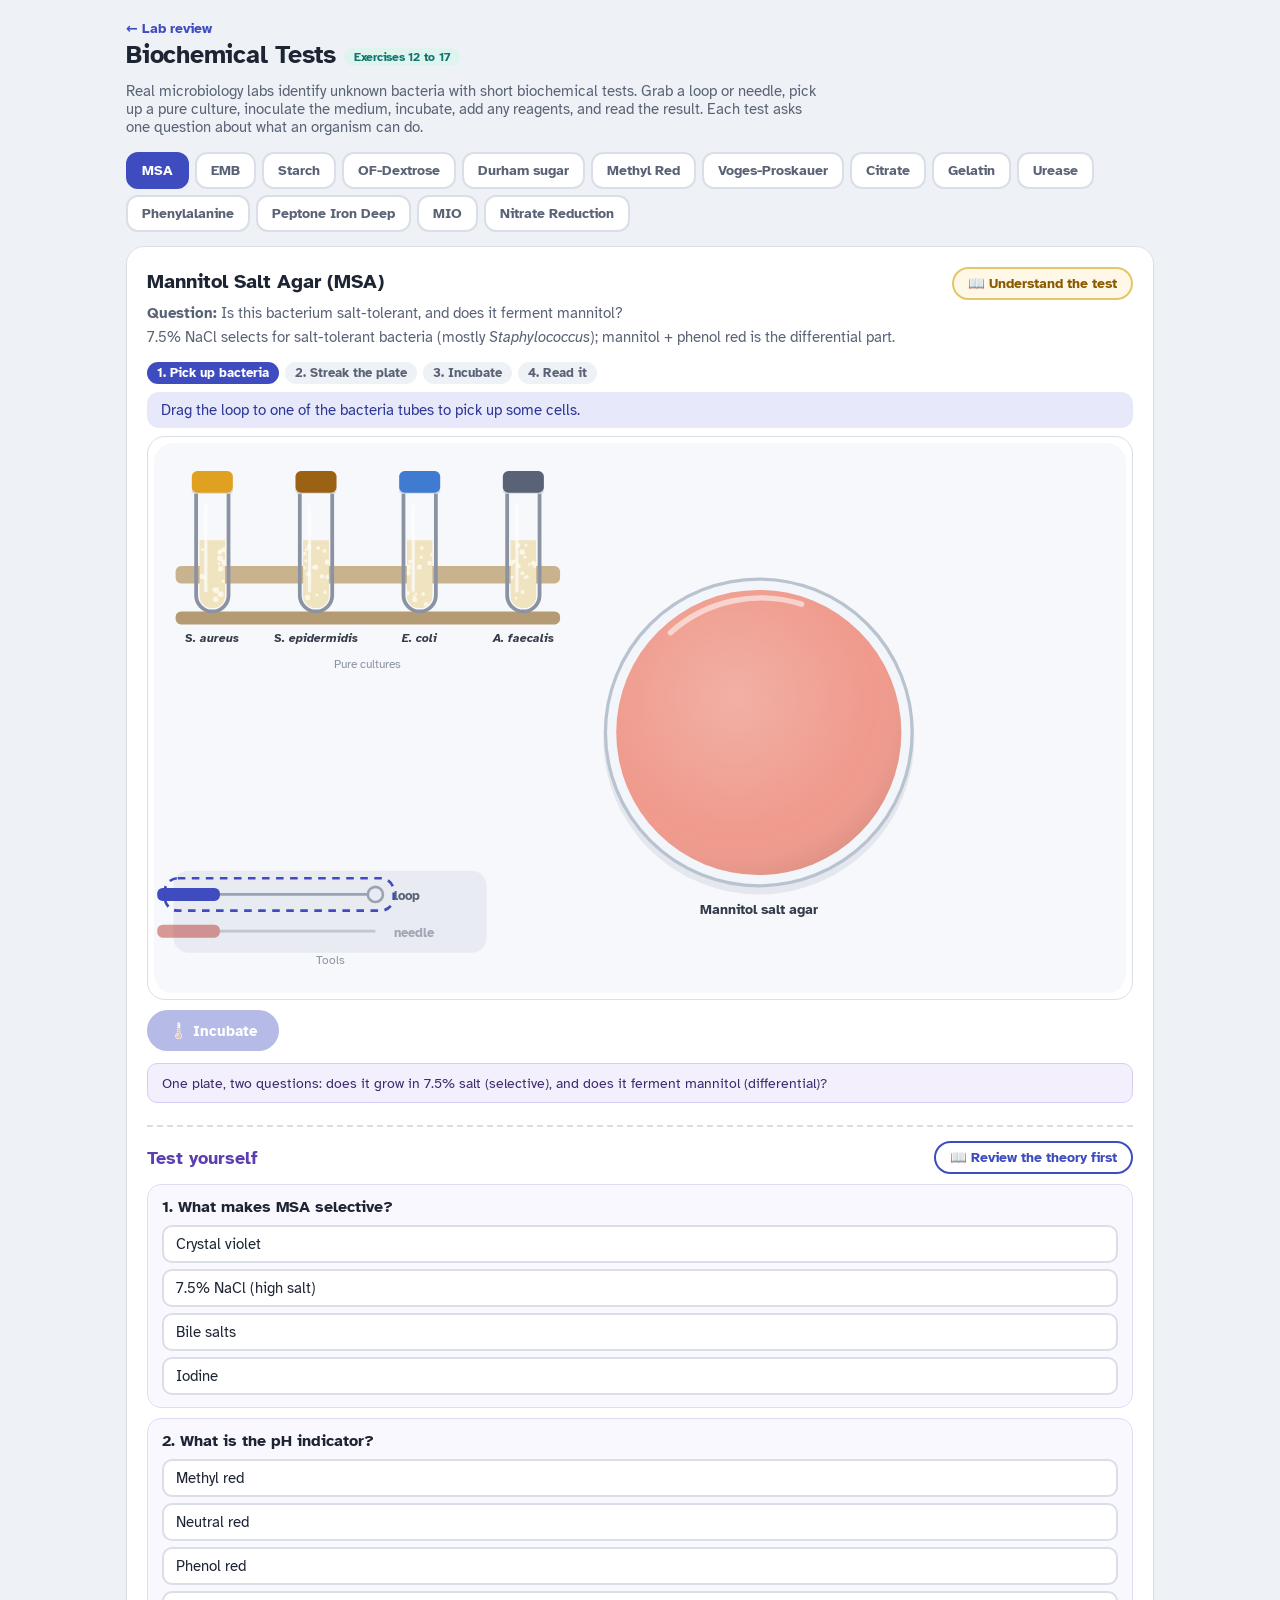
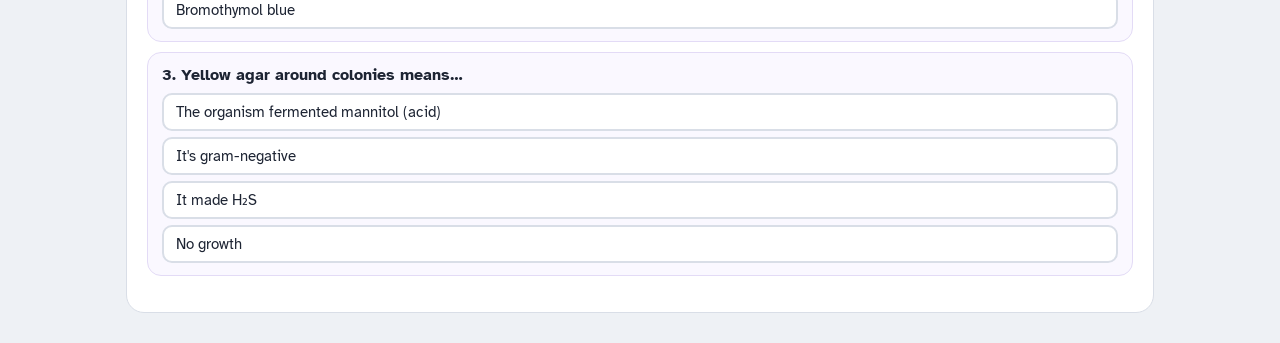
<file: biochem-tests.html>
<!DOCTYPE html>
<html lang="en">
<head>
<meta charset="utf-8">
<meta name="viewport" content="width=device-width, initial-scale=1">
<title>Biochemical Tests | MicroLab</title>
<link rel="preconnect" href="https://fonts.googleapis.com">
<link rel="preconnect" href="https://fonts.gstatic.com" crossorigin>
<link href="https://fonts.googleapis.com/css2?family=Atkinson+Hyperlegible:wght@400;700&display=swap" rel="stylesheet">
<link rel="stylesheet" href="metab.css">
<style>
  .labtabs{display:flex;flex-wrap:wrap;gap:6px;margin-bottom:14px}
  .labtab{border:2px solid var(--line);background:#fff;color:var(--muted);font:700 .85rem var(--font);padding:8px 14px;border-radius:12px;cursor:pointer}
  .labtab.on{background:var(--accent);border-color:var(--accent);color:#fff}
  .labwrap{background:var(--card);border:1px solid var(--line);border-radius:18px;padding:20px}
  .labhead{margin-bottom:4px}
  .labhead h2{margin:0 0 4px;font-size:1.25rem}
  .labq{color:var(--muted);font-size:.95rem;margin:0 0 16px}
  .labgrid{display:grid;grid-template-columns:1fr 1fr;gap:20px}
  @media (max-width:760px){.labgrid{grid-template-columns:1fr}}
  .labstage{display:flex;flex-direction:column;align-items:center;justify-content:flex-start;min-height:360px;background:#f7f8fb;border-radius:14px;padding:18px 10px}
  .labpanel h3{font-size:.9rem;font-weight:800;color:var(--ink);margin:0 0 8px;letter-spacing:.02em;text-transform:uppercase;color:var(--muted)}
  .orgrow{display:flex;flex-wrap:wrap;gap:8px;margin-bottom:14px}
  .orgchip{border:2px solid var(--line);background:#fff;border-radius:12px;padding:8px 12px;font-size:.88rem;font-weight:700;cursor:pointer;text-align:left}
  .orgchip i{font-weight:700}
  .orgchip.on{border-color:var(--accent);background:var(--accent-soft)}
  .stepbtns{display:flex;flex-wrap:wrap;gap:8px;margin:10px 0}
  .labnote{background:#fff8e6;border:1px solid #f0d99a;border-radius:10px;padding:8px 12px;font-size:.85rem;color:#8a5a00;margin:8px 0}
  .labsafety{background:#fbe8e7;border:1px solid #f0bcb8;border-radius:10px;padding:8px 12px;font-size:.83rem;color:#7a2e28;margin:8px 0}
  .result{border-radius:14px;padding:12px 16px;margin-top:10px;font-size:.95rem}
  .result.pos{background:var(--good-soft);border:2px solid #9fd3b5}
  .result.neg{background:var(--bad-soft);border:2px solid #eab3af}
  .result .tag{display:inline-block;font-weight:800;border-radius:999px;padding:2px 12px;font-size:.8rem;margin-bottom:6px}
  .result.pos .tag{background:var(--good);color:#fff}
  .result.neg .tag{background:var(--bad);color:#fff}
  .explain{font-size:.92rem;line-height:1.55;color:var(--ink)}
  .ctrltag{font-size:.72rem;font-weight:700;color:var(--muted);background:#eef1f5;border-radius:999px;padding:1px 8px;margin-left:6px}
  .labfoot{display:flex;flex-wrap:wrap;gap:8px;justify-content:space-between;margin-top:16px}
  .why{background:#f3effd;border:1px solid #d9cdf5;border-radius:10px;padding:10px 14px;font-size:.9rem;color:#3d2a6b;margin-top:12px}
  .result{background:#f3f5f9;border:2px solid var(--line)}
  .result .tag{background:#5a6376;color:#fff}
  .bench{background:#fff;border:1px solid var(--line);border-radius:18px;padding:6px;margin:8px 0 10px}
  .bench svg{display:block;width:100%;height:auto;touch-action:none;user-select:none;-webkit-user-select:none}
  .bench [data-item],.bench [data-org],.bench [data-bottle]{cursor:grab}
  .pulse{animation:benchpulse 1.1s ease-in-out infinite}
  @keyframes benchpulse{50%{opacity:.25}}
  .benchsteps{display:flex;flex-wrap:wrap;gap:6px;margin:6px 0 8px}
  .bstep{font-size:.8rem;font-weight:700;border-radius:999px;padding:3px 10px;background:#eef1f5;color:var(--muted)}
  .bstep.cur{background:var(--accent);color:#fff}
  .bstep.ok{background:var(--good-soft);color:var(--good)}
  .benchhint{background:var(--accent-soft);border-radius:12px;padding:9px 14px;font-size:.95rem;color:#2c3796;min-height:1.4em}
  .benchhint .muted{color:var(--muted);font-size:.88rem}
  .benchbtns{display:flex;gap:10px;flex-wrap:wrap;margin-bottom:6px}
  .benchbtns [hidden]{display:none}
  .sugrow{display:flex;flex-wrap:wrap;gap:6px;align-items:center;margin:0 0 6px}
  .sugl{font-size:.85rem;font-weight:700;color:var(--muted);margin-right:4px}
  .sugchip{border:2px solid var(--line);background:#fff;border-radius:999px;padding:5px 12px;font:700 .85rem var(--font);cursor:pointer;color:var(--ink)}
  .sugchip.on{border-color:#e0a020;background:#fff3d6}
  .quiz{margin-top:22px;border-top:2px dashed var(--line);padding-top:14px}
  .quiz h3{margin:0 0 10px;font-size:1.1rem;color:var(--more)}
  .qcard{background:#faf8ff;border:1px solid #e3dbf6;border-radius:14px;padding:12px 14px;margin-bottom:10px}
  .qq{margin:0 0 8px;font-weight:700}
  .qopts{display:flex;flex-direction:column;gap:6px}
  .qopt{text-align:left;border:2px solid var(--line);background:#fff;border-radius:10px;padding:8px 12px;font:400 .92rem var(--font);color:var(--ink);cursor:pointer}
  .qopt:hover:not(:disabled){border-color:var(--more)}
  .qopt.right{border-color:var(--good);background:var(--good-soft);font-weight:700}
  .qopt.wrong{border-color:#eab3af;background:var(--bad-soft);opacity:.75;cursor:default}
  .qcard.done .qopt:not(.right){opacity:.55}
  .qfb{margin-top:8px;font-size:.9rem;border-radius:10px;padding:7px 12px}
  .qfb.good{background:var(--good-soft);color:#14593a}
  .qfb.bad{background:var(--bad-soft);color:#7a2e28}
  .qscore{font-weight:700;color:var(--more)}
  .labhead{display:flex;flex-wrap:wrap;gap:10px;align-items:center;justify-content:space-between}
  .quizhead{display:flex;flex-wrap:wrap;gap:10px;align-items:center;justify-content:space-between;margin-bottom:10px}
  .quizhead h3{margin:0}
  .tmodal{position:fixed;inset:0;background:rgba(20,24,36,.55);z-index:50;display:flex;align-items:flex-start;justify-content:center;padding:24px 12px;overflow:auto}
  .tmodal[hidden]{display:none}
  .tcard{background:#fff;border-radius:22px;max-width:920px;width:100%;padding:22px 24px 18px;box-shadow:0 20px 50px rgba(0,0,0,.3);animation:tpop .25s ease-out}
  @keyframes tpop{from{transform:translateY(14px);opacity:0}}
  .thead{display:flex;justify-content:space-between;align-items:flex-start;gap:12px;margin-bottom:10px}
  .thead h2{margin:2px 0 0;font-size:1.35rem}
  .tkick{font-size:.78rem;font-weight:800;letter-spacing:.06em;text-transform:uppercase;color:#9a6212}
  .tclose{border:none;background:#eef1f5;border-radius:50%;width:38px;height:38px;font-size:1.4rem;cursor:pointer;color:var(--ink);flex:none}
  .tasks{background:linear-gradient(135deg,#fff4de,#fdeceb);border-radius:16px;padding:12px 16px;margin-bottom:12px}
  .tasks p{margin:4px 0 0;font-size:1.08rem;line-height:1.45}
  .tlabel{display:block;font-size:.74rem;font-weight:800;letter-spacing:.05em;text-transform:uppercase;color:var(--muted);margin-bottom:4px}
  .tsec{margin:14px 0}
  .tsec h3{font-size:.95rem;margin:0 0 8px;color:var(--accent)}
  .tsec p{margin:0;line-height:1.55;font-size:.95rem}
  .tsec p + p{margin-top:10px}
  .tflowwrap{background:#f7f8fb;border-radius:14px;padding:8px;overflow-x:auto}
  .tflow{display:block;width:100%;min-width:720px;height:auto}
  .teqs{display:flex;flex-direction:column;gap:6px}
  .teq{background:#f3effd;border-left:4px solid var(--more);border-radius:10px;padding:8px 12px;display:flex;flex-wrap:wrap;gap:4px 14px;align-items:baseline}
  .tq{font-weight:700;font-size:1rem;color:#2a1f4a;font-family:"Atkinson Hyperlegible",ui-monospace,monospace}
  .tn{font-size:.82rem;color:var(--muted);font-style:italic}
  .tgrid{display:grid;grid-template-columns:1fr 1fr;gap:16px}
  @media (max-width:720px){.tgrid{grid-template-columns:1fr}.tcard{padding:16px}}
  .tind{display:block;width:100%;max-width:440px;height:auto}
  .tnoind{background:#f7f8fb;border-radius:12px;padding:10px 12px}
  .tio{display:flex;align-items:center;gap:10px;flex-wrap:wrap}
  .tio>div:not(.tarrow){flex:1;min-width:150px}
  .tarrow{font-size:1.6rem;color:var(--muted);font-weight:700}
  .tchip{display:inline-block;background:#eef1f5;border-radius:999px;padding:4px 11px;margin:3px 4px 0 0;font-size:.86rem;font-weight:700}
  .textra{margin-top:8px!important;background:#fff8e6;border-radius:10px;padding:8px 12px;color:#6b4a00}
  .treads{display:flex;flex-wrap:wrap;gap:12px}
  .tread{display:flex;flex-direction:column;align-items:center;background:#f7f8fb;border-radius:14px;padding:8px 10px;min-width:104px;text-align:center}
  .tread b{font-size:.9rem;margin-top:2px}
  .tread span{font-size:.8rem;color:var(--muted)}
  .tmini{width:84px;height:auto}
  .tlinks{display:flex;flex-wrap:wrap;gap:8px}
  .treadnote{margin-top:10px!important;background:#eef1fb;border-radius:10px;padding:8px 12px;font-size:.9rem;color:#2c3796}
  .tfoot{display:flex;justify-content:flex-end;margin-top:8px}
  .trun{margin:0;padding:0;list-style:none;counter-reset:run;display:grid;gap:8px}
  .trun li{counter-increment:run;display:flex;gap:10px;align-items:flex-start;background:#f7f8fb;border-radius:12px;padding:9px 12px;font-size:1rem;line-height:1.45}
  .trun li::before{content:counter(run);flex:none;width:26px;height:26px;border-radius:50%;background:var(--accent);color:#fff;font-weight:700;font-size:.9rem;display:flex;align-items:center;justify-content:center}
  .ttblwrap{overflow-x:auto}
  .ttbl{width:100%;border-collapse:collapse;font-size:.98rem}
  .ttbl th,.ttbl td{border:1px solid var(--line);padding:8px 10px;text-align:left;vertical-align:top}
  .ttbl th{background:#eef1f8;font-size:.9rem}
  .tdot{display:inline-block;width:10px;height:10px;border-radius:50%;background:#8b93a3;margin-right:7px;vertical-align:1px}
  .tdot.pos{background:var(--good)} .tdot.neg{background:var(--bad)}
  .ttips{margin:0;padding-left:20px;line-height:1.6;font-size:1rem}
  .ttips li{margin-bottom:6px}
</style>
</head>
<body>
<div id="app"></div>
<script>
(function(){
  /* ================= Test definitions ================= */
  const C_RED = "#d9443a", C_YEL = "#f2d23c", C_PINK = "#e0679e", C_COPPER = "#b98a52", C_BROTH = "#f3e6bd", C_PURPLE = "#4b2a8a";
  const SUGARS = ["glucose", "lactose", "sucrose"];
  const SUGAR_LABEL = {glucose:"Glucose", lactose:"Lactose", sucrose:"Sucrose"};
  const q = (q, opts, a, why) => ({q, opts, a, why});

  const TESTS = [
    {key:"msa", tab:"MSA", title:"Mannitol Salt Agar (MSA)", medium:"plate", tools:["loop"], incubate:true, base:{fill:"#ef9a8c"},
     question:"Is this bacterium salt-tolerant, and does it ferment mannitol?",
     setup:"7.5% NaCl selects for salt-tolerant bacteria (mostly <i>Staphylococcus</i>); mannitol + phenol red is the differential part.",
     orgs:[
       {name:"Staphylococcus aureus", short:"S. aureus", cap:"#e0a020", growth:true, man:true},
       {name:"Staphylococcus epidermidis", short:"S. epidermidis", cap:"#9a6212", growth:true, man:false},
       {name:"Escherichia coli", short:"E. coli", cap:"#3f7bd1", growth:false},
       {name:"Alcaligenes faecalis", short:"A. faecalis", cap:"#5a6376", growth:false}
     ],
     reagents:[],
     outcome:o => !o.growth
       ? {vis:{colonies:null}, cls:"neg", tag:"No growth", text:`Nothing grows: <i>${o.short}</i> can't tolerate 7.5% salt.`}
       : o.man
       ? {vis:{colonies:{fill:"#f2d23c", halo:"#f2d23c"}}, cls:"pos", tag:"Grows, mannitol +", text:`<b>Yellow colonies with yellow agar around them.</b> <i>${o.short}</i> tolerates salt and ferments mannitol; the acid turns phenol red yellow.`}
       : {vis:{colonies:{fill:"#f6e8e0", stroke:"#d9b7ab"}}, cls:"neg", tag:"Grows, mannitol −", text:`<b>It grows, but the agar stays pink-red.</b> <i>${o.short}</i> is salt-tolerant but doesn't ferment mannitol.`},
     why:"One plate, two questions: does it grow in 7.5% salt (selective), and does it ferment mannitol (differential)?",
     quiz:[q("What makes MSA selective?", ["7.5% NaCl (high salt)", "Bile salts", "Crystal violet", "Iodine"], 0, "Only salt-tolerant bacteria grow."),
       q("What is the pH indicator?", ["Phenol red", "Neutral red", "Methyl red", "Bromothymol blue"], 0, "Phenol red turns yellow when mannitol fermentation makes acid."),
       q("Yellow agar around colonies means…", ["The organism fermented mannitol (acid)", "No growth", "It's gram-negative", "It made H₂S"], 0, "Acid from mannitol turns phenol red yellow.")]},
    {key:"emb", tab:"EMB", title:"Eosin Methylene Blue (EMB) Agar", medium:"plate", tools:["loop"], incubate:true, base:{fill:"#6c4a7e"},
     question:"Is this bacterium gram-negative, and does it ferment lactose?",
     setup:"Eosin Y and methylene blue dyes inhibit gram-positives and double as lactose-fermentation indicators.",
     orgs:[
       {name:"Escherichia coli", short:"E. coli", cap:"#3f7bd1", growth:true, kind:"sheen"},
       {name:"Alcaligenes faecalis", short:"A. faecalis", cap:"#5a6376", growth:true, kind:"none"},
       {name:"Staphylococcus aureus", short:"S. aureus", cap:"#e0a020", growth:false},
       {name:"Staphylococcus epidermidis", short:"S. epidermidis", cap:"#9a6212", growth:false}
     ],
     reagents:[],
     outcome:o => !o.growth
       ? {vis:{colonies:null}, cls:"neg", tag:"No growth", text:`Nothing grows: the dyes inhibit gram-positive <i>${o.short}</i>.`}
       : o.kind === "sheen"
       ? {vis:{colonies:{fill:"#1f2f28", sheen:true}}, cls:"pos", tag:"Strong fermenter", text:`Dark colonies with a <b>green metallic sheen</b>: <i>${o.short}</i> ferments lactose fast and hard enough to precipitate the dyes.`}
       : {vis:{colonies:{fill:"#efe7d6", stroke:"#cdbfa0"}}, cls:"neg", tag:"Non-fermenter", text:`<b>Colorless to translucent colonies.</b> <i>${o.short}</i> is gram-negative (it grew) but does not ferment lactose, so no acid is made and the dyes are not absorbed.`},
     why:"One plate, two questions: does it grow (selective) and does it ferment lactose (differential)? Strong fermenters make dark colonies with a metallic green sheen; non-fermenters stay colorless.",
     quiz:[q("What do eosin Y and methylene blue do on EMB?", ["Inhibit gram-positives AND indicate lactose fermentation", "Only add color", "Kill gram-negatives", "Detect H₂S"], 0, "The same dyes are both selective and differential."),
       q("A green metallic sheen means…", ["Strong, fast lactose fermentation (like <i>E. coli</i>)", "No growth", "Gram-positive", "Urease positive"], 0, "So much acid that the dyes precipitate on the colony."),
       q("After incubation, what do you add?", ["Nothing: just read the plate", "Methyl red", "Zinc", "Iodine"], 0, "Read the colonies directly.")]},
    {key:"starch", tab:"Starch", title:"Starch Hydrolysis Test", medium:"plate", tools:["loop"], incubate:true, base:{fill:"#efe2bf"},
     question:"Does this bacterium secrete amylase to break down starch?",
     setup:"A starch agar plate. Streak, incubate, then flood with Gram's iodine.",
     orgs:[
       {name:"Bacillus subtilis", short:"B. subtilis", cap:"#2f9e63", pos:true},
       {name:"Escherichia coli", short:"E. coli", cap:"#3f7bd1", pos:false}
     ],
     reagents:[{name:"Gram's iodine", drops:"flood", liquid:"#7a4a1f", bottle:"#5a3a1a", note:"Flood the whole plate, then wait about 30 seconds."}],
     outcome:o => o.pos
       ? {vis:{colonies:{fill:"#f4ecd6", stroke:"#c9b98f"}, iodine:true, halo:true}, cls:"pos", tag:"Starch hydrolyzed", text:`Iodine turns the starch <b>blue-black</b>, but there's a <b>clear zone</b> around the growth. <i>${o.short}</i> secreted amylase, which broke the starch down before the iodine could stain it.`}
       : {vis:{colonies:{fill:"#f4ecd6", stroke:"#c9b98f"}, iodine:true, halo:false}, cls:"neg", tag:"No hydrolysis", text:`The whole plate turns <b>blue-black</b> right up to the growth. <i>${o.short}</i> didn't break down the starch.`},
     why:"Starch is too big to enter a cell, so amylase is secreted OUTSIDE to chop it into sugars small enough to feed glycolysis.",
     quiz:[q("What does the starch test detect?", ["Amylase secreted outside the cell", "Urease", "Lactose fermentation", "Nitrate reductase"], 0, "Amylase breaks starch into smaller sugars."),
       q("What reagent is added and what does it stain?", ["Gram's iodine: stains intact starch blue-black", "Methyl red: stains acid red", "Kovac's: stains indole red", "Phenol red: stains acid yellow"], 0, "Iodine binds starch, not the broken-down sugars."),
       q("A clear zone around the growth means…", ["The starch there was broken down (amylase positive)", "No growth", "The iodine didn't work", "The organism is gram-negative"], 0, "No starch left to stain = clear.")]},
    {key:"of", tab:"OF-Dextrose", title:"OF-Dextrose (Hugh-Leifson) Test", medium:"of", tools:["needle", "loop"], incubate:true, base:{},
     step:{when:"pre", label:"Add mineral oil", name:"Add mineral oil", title:"Adding mineral oil", sub:"about 1 cm on the right-hand tube", dur:1800,
       drop:{name:"Mineral oil", amt:"about 1 cm", liquid:"#f3e7a6", bottle:"#9c8530"},
       hint:"Inoculated both tubes! Now drag the <b>dropper</b> to the <b>mineral oil</b> bottle, then over the <b>right-hand tube</b> to add about 1 cm of oil. The left tube stays open to the air.", need:"Add the mineral oil to one tube first (drag the dropper to the oil bottle, then to the right-hand tube), then tap Incubate."},
     question:"Does this bacterium use dextrose (glucose) with oxygen, without oxygen, or not at all?",
     setup:"Two tubes of OF-dextrose medium: low peptone, high dextrose, and phenol red. Inoculate both tubes, cover one with about 1 cm of mineral oil to keep air out, and leave the other open. Yellow means acid was made.",
     orgs:[
       {name:"Escherichia coli", short:"E. coli", cap:"#3f7bd1", r:"F"},
       {name:"Pseudomonas aeruginosa", short:"P. aeruginosa", cap:"#2f9e63", r:"O"},
       {name:"Alcaligenes faecalis", short:"A. faecalis", cap:"#5a6376", r:"N"}
     ],
     reagents:[],
     outcome:o => o.r === "F"
       ? {vis:{open:{top:C_YEL, bot:C_YEL}, sealed:{top:C_YEL, bot:C_YEL}, oil:true, growth:true}, cls:"pos", tag:"Fermentative", text:`<b>Both tubes are yellow.</b> <i>${o.short}</i> made acid from dextrose even in the oil-sealed tube, where there is no oxygen. It uses dextrose without O₂, so it is fermentative.`}
       : o.r === "O"
       ? {vis:{open:{top:C_YEL, bot:"#e9923a"}, sealed:{top:C_RED, bot:C_RED}, oil:true, growth:true}, cls:"pos", tag:"Oxidative", text:`<b>The open tube is yellow, the sealed tube is not.</b> <i>${o.short}</i> only makes acid from dextrose when oxygen is available, so it is oxidative.`}
       : {vis:{open:{top:C_RED, bot:C_RED}, sealed:{top:C_RED, bot:C_RED}, oil:true, growth:true}, cls:"neg", tag:"Neither", text:`<b>Neither tube changed.</b> <i>${o.short}</i> is not using dextrose. It is breaking down the peptone instead, so no acid builds up.`},
     why:"Open tube = air, oil tube = no air. Low peptone keeps alkaline waste from hiding the weak acid made from dextrose, and yellow means acid.",
     quiz:[q("What does the mineral oil do?", ["Keeps oxygen out of that tube", "Adds more sugar", "Kills the bacteria", "Changes the pH"], 0, "The oil layer blocks air, so the sealed tube shows what the organism can do without oxygen."),
       q("The open tube is yellow and the sealed tube is not. The organism is…", ["Oxidative", "Fermentative", "Neither", "Contaminated"], 0, "Acid only with oxygen means it needs O₂ to use dextrose."),
       q("Both tubes are yellow. The organism is…", ["Fermentative", "Oxidative", "Neither", "Gram-positive"], 0, "Acid even without oxygen means it ferments dextrose."),
       q("Neither tube changes color. What does that mean?", ["It uses peptone, not dextrose", "It ferments dextrose", "It needs oxygen to use dextrose", "Phenol red failed"], 0, "No acid from dextrose in either tube: the organism is using the peptone."),
       q("Why does OF medium have low peptone and high dextrose?", ["So alkaline waste from peptone doesn't hide a weak acid from dextrose", "To make the medium solid", "To kill gram-positives", "To stop gas"], 0, "Less peptone means less alkaline waste, so a weak acid still turns phenol red yellow.")]},
    {key:"durham", tab:"Durham sugar", title:"Durham Sugar Fermentation Test", medium:"broth", tools:["loop"], durham:true, incubate:true,
     base:{fill:C_RED}, sugars:true,
     question:"Can this bacterium ferment the sugar in the tube, and does it make gas?",
     setup:"Phenol red broth with one sugar (0.5 to 1%) and a small upside-down Durham tube inside to trap gas. Pick a sugar, then inoculate.",
     orgs:[
       {name:"Escherichia coli", short:"E. coli", cap:"#3f7bd1", sug:{glucose:"AG", lactose:"AG", sucrose:"-"}, note:{sucrose:"Most lab strains of <i>E. coli</i> can't ferment sucrose (a few strains can)."}},
       {name:"Enterobacter aerogenes", short:"E. aerogenes", cap:"#c4532f", sug:{glucose:"AG", lactose:"AG", sucrose:"AG"}},
       {name:"Alcaligenes faecalis", short:"A. faecalis", cap:"#5a6376", sug:{glucose:"-", lactose:"-", sucrose:"-"}, alk:true},
       {name:"Proteus vulgaris", short:"P. vulgaris", cap:"#9a6212", sug:{glucose:"AG", lactose:"-", sucrose:"AG"}}
     ],
     outcome:(o, c) => {
       const r = o.sug[c.sugar], sugar = SUGAR_LABEL[c.sugar].toLowerCase(), extra = o.note && o.note[c.sugar] ? " " + o.note[c.sugar] : "";
       if (r === "AG") return {vis:{fill:C_YEL, gas:true, turbid:true}, cls:"pos", tag:"Acid + gas", text:`<b>Yellow broth and a bubble</b> in the Durham tube. <i>${o.short}</i> fermented ${sugar}: lactic acid dropped the pH so phenol red turned yellow, and alcohol fermentation made ethanol and CO₂ gas, which rose into the little tube as a bubble.`};
       if (r === "A") return {vis:{fill:C_YEL, gas:false, turbid:true}, cls:"pos", tag:"Acid, no gas", text:`<b>Yellow, but no bubble.</b> <i>${o.short}</i> fermented ${sugar} and made acid, but its fermentation pathway doesn't release gas. Color = acid; bubble = gas. They're two separate readouts.`};
       return {vis:{fill:o.alk ? "#e0457a" : C_RED, gas:false, turbid:true}, cls:"neg", tag:"No fermentation", text:`<b>Still red (or even pinker), no bubble.</b> <i>${o.short}</i> grew (the broth is cloudy) but didn't ferment ${sugar}, so no acid and no gas.${o.alk ? " The deeper pink means it broke down peptones instead, releasing ammonia, which raises the pH." : ""}${extra}`};
     },
     reagents:[],
     why:"Acid from fermentation turns phenol red yellow; gas from fermentation collects as a bubble in the Durham tube. Running the same organism in different sugars builds a fingerprint used to identify it.",
     quiz:[q("What does the Durham sugar test tell you?", ["Whether the organism ferments that sugar (acid) and makes gas", "Whether the organism has urease", "Whether it can use citrate as its only carbon source", "Whether it is gram-negative"], 0, "It reads two things at once: acid from fermenting the sugar, and gas from the fermentation pathway."),
       q("What is the pH indicator?", ["Phenol red", "Methyl red", "Bromothymol blue", "Crystal violet"], 0, "Phenol red: red/pink at neutral or alkaline pH, yellow when acid builds up."),
       q("The broth turns yellow but the Durham tube has NO bubble. That means…", ["Acid was made, but no gas", "Gas was made, but no acid", "No fermentation at all", "The tube is contaminated"], 0, "Color = acid, bubble = gas. Yellow without a bubble means the sugar was fermented by a pathway that doesn't release gas."),
       q("What does the bubble in the Durham tube actually show?", ["CO₂ gas released by fermentation", "Oxygen being used up", "The pH dropped", "The bacteria are motile"], 0, "Alcohol fermentation makes ethanol and CO₂. The CO₂ gas rises into the upside-down tube."),
       q("After incubation, what do you add before reading it?", ["Nothing: read it directly", "4 drops of methyl red", "Kovac's reagent", "Zinc dust"], 0, "The indicator is already in the broth and the Durham tube is already inside, so you just read the color and look for a bubble.")]},
    {key:"mr", tab:"Methyl Red", title:"Methyl Red (MR) Test", medium:"broth", tools:["loop"], incubate:true, base:{fill:C_BROTH},
     question:"Does this bacterium make lots of stable acid (mixed-acid fermentation)?",
     setup:"MRVP broth (glucose broth). After incubation, add 5 drops of methyl red and read the color right away.",
     orgs:[
       {name:"Escherichia coli", short:"E. coli", cap:"#3f7bd1", pos:true},
       {name:"Enterobacter aerogenes", short:"E. aerogenes", cap:"#c4532f", pos:false},
       {name:"Alcaligenes faecalis", short:"A. faecalis", cap:"#5a6376", pos:false, nofer:true},
       {name:"Proteus vulgaris", short:"P. vulgaris", cap:"#9a6212", pos:true}
     ],
     reagents:[{name:"Methyl red", drops:5, liquid:"#d9443a", bottle:"#7a2b1f"}],
     outcome:o => o.pos
       ? {vis:{fill:C_RED, turbid:true}, cls:"pos", tag:"MR positive", text:`<b>Red</b> right away. <i>${o.short}</i> uses mixed-acid fermentation, which piles up enough stable acid (lactic, acetic, succinic, formic) to push the pH below 4.4, where methyl red is red.`}
       : {vis:{fill:C_YEL, turbid:true}, cls:"neg", tag:"MR negative", text:o.nofer ? `<b>Yellow.</b> <i>${o.short}</i> does not ferment glucose, so no stable acid builds up and the pH stays above about 6.` : `<b>Yellow.</b> <i>${o.short}</i> still fermented glucose, but through the butanediol pathway, which makes much less acid, so the pH stays above about 6. Check its VP test: it's probably positive.`},
     why:"MR and VP use the same broth and usually give opposite results: the mixed-acid pathway (MR+) and the butanediol pathway (VP+) both start at pyruvate.",
     quiz:[q("What does the MR test detect?", ["Lots of stable acid from mixed-acid fermentation", "Acetoin from the butanediol pathway", "Gas from fermentation", "Urease"], 0, "A positive means so much stable acid that the pH drops below 4.4."),
       q("What is the pH indicator?", ["Methyl red", "Phenol red", "Bromothymol blue", "Neutral red"], 0, "Methyl red is the indicator: red below pH 4.4, yellow above about 6.2."),
       q("After incubation, how do you finish the test?", ["Add 5 drops of methyl red and read right away", "Add 18 drops of α-naphthol then KOH and wait", "Flood with iodine", "Add zinc dust"], 0, "Just a few drops of methyl red; the color shows up immediately."),
       q("A tube is yellow after adding methyl red. That organism most likely…", ["Fermented glucose with the butanediol pathway (less acid)", "Didn't grow", "Made lots of stable acid", "Is urease positive"], 0, "Yellow means the pH stayed above ~6: less acid, typical of the butanediol (VP+) pathway.")]},
    {key:"vp", tab:"Voges-Proskauer", title:"Voges-Proskauer (VP) Test", medium:"broth", tools:["loop"], incubate:true, base:{fill:C_BROTH},
     question:"Does this bacterium use the butanediol pathway (making acetoin)?",
     setup:"The second MRVP tube, tested for acetoin instead of acid. Add 12 drops of VP reagent I, then 3 drops of VP reagent II, shake, then let it sit 15 to 30 minutes.",
     orgs:[
       {name:"Escherichia coli", short:"E. coli", cap:"#3f7bd1", pos:false},
       {name:"Enterobacter aerogenes", short:"E. aerogenes", cap:"#c4532f", pos:true},
       {name:"Alcaligenes faecalis", short:"A. faecalis", cap:"#5a6376", pos:false, nofer:true},
       {name:"Proteus vulgaris", short:"P. vulgaris", cap:"#9a6212", pos:false}
     ],
     reagents:[{name:"VP reagent I", drops:12, liquid:"#f1ead0", bottle:"#6b5a2f"}, {name:"VP reagent II", drops:3, liquid:"#eef1f5", bottle:"#3b4250", wait:"Shake, then let it sit 15 to 30 min"}],
     outcome:o => o.pos
       ? {vis:{fill:"#d0455d", turbid:true}, cls:"pos", tag:"VP positive", text:`<b>Pink-red</b> after shaking and waiting. <i>${o.short}</i> made acetoin through the butanediol pathway; the reagents react with acetoin (with oxygen from shaking) to form the red color.`}
       : {vis:{fill:C_COPPER, turbid:true}, cls:"neg", tag:"VP negative", text:o.nofer ? `<b>Copper-brown</b> (no pink). <i>${o.short}</i> does not ferment glucose, so it made no acetoin.` : `<b>Copper-brown</b> (no pink). <i>${o.short}</i> made no acetoin, so it isn't using the butanediol pathway. Its MR test is probably positive.`},
     why:"VP has no pH indicator: the color comes from a chemical reaction with acetoin. Waiting long enough matters, or you can get a false negative.",
     quiz:[q("What does the VP test detect?", ["Acetoin, made by the butanediol pathway", "Mixed acids", "Indole", "Hydrogen sulfide"], 0, "Acetoin is the clue that an organism uses the 2,3-butanediol pathway."),
       q("Is there a pH indicator in the VP test?", ["No: the color comes from acetoin reacting with the reagents", "Yes, phenol red", "Yes, methyl red", "Yes, bromothymol blue"], 0, "The pink-red is a chemical reaction product, not a pH change."),
       q("After incubation, how do you finish the test?", ["Add 12 drops of VP reagent I, then 3 drops of VP reagent II, shake, and let it sit 15 to 30 minutes", "Add 4 drops of methyl red", "Add Kovac's reagent", "Read it directly"], 0, "Two reagents, I then II, then shake and give it time to develop."),
       q("Which other test is run in the same MR-VP broth?", ["Methyl red (MR)", "Indole", "Citrate", "Nitrate reduction"], 0, "MR and VP share one broth: split the culture into two tubes, add methyl red to one and the VP reagents to the other.")]},
    {key:"citrate", tab:"Citrate", title:"Citrate Utilization (Simmons Citrate Slant)", medium:"slant", tools:["needle", "loop"], incubate:true, base:{slant:"#4f9a4a", butt:"#4f9a4a"},
     question:"Can this bacterium use citrate as its only carbon source?",
     setup:"A Simmons citrate agar slant: citrate is the only carbon source, with bromothymol blue as the pH indicator. Streak the slant.",
     orgs:[
       {name:"Enterobacter aerogenes", short:"E. aerogenes", cap:"#c4532f", pos:true},
       {name:"Escherichia coli", short:"E. coli", cap:"#3f7bd1", pos:false}
     ],
     reagents:[],
     outcome:o => o.pos
       ? {vis:{slant:"#2f5fbf", butt:"#2f5fbf", growth:true}, cls:"pos", tag:"Citrate positive", text:`The slant turns <b>Prussian blue</b> with growth along the streak. <i>${o.short}</i> has citrate permease, pulls citrate in, and uses it as fuel; the byproducts raise the pH, turning bromothymol blue blue.`}
       : {vis:{slant:"#4f9a4a", butt:"#4f9a4a", growth:false}, cls:"neg", tag:"Citrate negative", text:`<b>Stays green, no growth.</b> <i>${o.short}</i> can't bring citrate into the cell, so it has no carbon source here.`},
     why:"Citrate is a Krebs cycle intermediate. This test asks whether a bacterium can take it in from outside and use it as its only fuel.",
     quiz:[q("What does the citrate test ask?", ["Can the organism use citrate as its ONLY carbon source?", "Can it ferment glucose?", "Does it make H₂S?", "Does it have urease?"], 0, "Citrate is the sole carbon source in Simmons citrate agar."),
       q("What is the pH indicator?", ["Bromothymol blue", "Phenol red", "Methyl red", "Neutral red"], 0, "Green at neutral pH, Prussian blue when alkaline."),
       q("Why does a positive turn blue?", ["Using citrate makes alkaline byproducts that raise the pH", "Acid from fermentation", "Oxygen bubbles", "Iron sulfide"], 0, "Alkaline = blue for bromothymol blue."),
       q("How do you inoculate it?", ["Streak the slant surface (a light inoculum), then incubate; nothing is added", "Swirl in broth and add methyl red", "Flood with iodine", "Add zinc"], 0, "A light streak on the slant, then just read the color.")]},
    {key:"gel", tab:"Gelatin", title:"Gelatin Hydrolysis Test", medium:"slant", deep:true, tools:["needle"], incubate:true, base:{slant:"#ead9a0", butt:"#ead9a0"},
     incTitle:"On the back bench", incSub:"room temperature, never the incubator", incMsg:"Resting on the back bench at room temperature…",
     step:{when:"post", label:"Chill in crushed ice", name:"Chill in ice (if liquid)", title:"Chilling in crushed ice", sub:"a few minutes", dur:2000,
       hint:"It looks liquid. Tap <b>Chill in crushed ice</b> for a few minutes, then tilt it again (gently, do not shake)."},
     question:"Can this bacterium break down gelatin with an exoenzyme (gelatinase)?",
     setup:"A tube of nutrient gelatin. Stab straight down the middle with your needle and pull it back out the same path. Gelatin melts above about 28°C, so it stays at room temperature on the back bench, not in the incubator.",
     orgs:[
       {name:"Bacillus subtilis", short:"B. subtilis", cap:"#2f9e63", pos:true},
       {name:"Pseudomonas aeruginosa", short:"P. aeruginosa", cap:"#e0a020", pos:true},
       {name:"Proteus vulgaris", short:"P. vulgaris", cap:"#9a6212", pos:true}
     ],
     reagents:[],
     outcome:(o, c) => !o.pos
       ? {vis:{slant:"#ead9a0", butt:"#ead9a0", gel:"solid", growth:true}, cls:"neg", tag:"Gelatinase negative", text:`The gelatin is still <b>solid</b>. <i>${o.short}</i> grew along the stab but did not break the gelatin down.`}
       : !c.step
       ? {vis:{slant:"#dcb95f", butt:"#dcb95f", gel:"liquid", growth:true}, cls:"", tag:"Looks liquid…", text:`The gelatin looks <b>liquid</b>. That could be gelatinase, or the tube could just be warm. Chill it in crushed ice for a few minutes, then tilt it again.`, needStep:true}
       : {vis:{slant:"#dcb95f", butt:"#dcb95f", gel:"liquid", growth:true}, cls:"pos", tag:"Gelatinase positive", text:`Still <b>liquid</b> after chilling. <i>${o.short}</i> secreted gelatinase (an exoenzyme) that broke the gelatin down, so it can no longer solidify.`},
     why:"Gelatin is a protein too large to enter the cell, so gelatinase is secreted outside. If the tube looks liquid, chill it first: only gelatin that was truly broken down stays liquid in ice.",
     quiz:[q("What does the gelatin test detect?", ["Gelatinase, an exoenzyme that breaks gelatin down", "Acid from a sugar", "H₂S", "Urease"], 0, "Gelatinase breaks gelatin down so it can no longer solidify."),
       q("Why does the gelatin tube stay on the back bench?", ["Gelatin melts above about 28°C, so the incubator would ruin the test", "Bacteria grow faster there", "It needs light", "It needs to stay sterile"], 0, "In a warm incubator even intact gelatin would melt."),
       q("The tube looks liquid. What do you do next?", ["Chill it in crushed ice, then tilt it again", "Shake it hard", "Add iodine", "Add Kovac's reagent"], 0, "Chilling tells you whether it is really broken down or just warm."),
       q("After chilling, the gelatin is still liquid. The result is…", ["Positive: gelatinase broke it down", "Negative: the gelatin is intact", "The test failed", "Acid was made"], 0, "Gelatin that can no longer solidify has been broken down.")]},
    {key:"urea", tab:"Urease", title:"Urease Test (Urea Agar)", medium:"slant", tools:["loop"], incubate:true, base:{slant:"#f4c9a0", butt:"#f4c9a0"},
     question:"Can this bacterium break down urea with urease?",
     setup:"A urea agar slant with phenol red. Use your loop to streak up the slanted surface. No reagents are added: compare the slant to an uninoculated control.",
     orgs:[
       {name:"Staphylococcus epidermidis", short:"S. epidermidis", cap:"#9a6212", pos:true},
       {name:"Bacillus subtilis", short:"B. subtilis", cap:"#2f9e63", pos:false},
       {name:"Proteus vulgaris", short:"P. vulgaris", cap:"#c4532f", pos:true}
     ],
     reagents:[],
     outcome:o => o.pos
       ? {vis:{slant:"#d62a76", butt:"#d62a76", growth:true}, cls:"pos", tag:"Urease positive", text:`The slant turns <b>bright pink (magenta)</b>. <i>${o.short}</i> has urease: it split urea and released ammonia, which raised the pH and turned phenol red pink.`}
       : {vis:{slant:"#f4c9a0", butt:"#f4c9a0", growth:true}, cls:"neg", tag:"Urease negative", text:`<b>Peach, unchanged.</b> <i>${o.short}</i> has no urease, so no ammonia was released and the pH did not rise.`},
     why:"Phenol red is yellow at pH 6.8 and below, and fuchsia at pH 8.4 and above. Urease releases ammonia, so a positive slant turns bright pink.",
     quiz:[q("What does the urease test detect?", ["Urease splitting urea and releasing ammonia", "Acid from a sugar", "Gelatinase", "H₂S"], 0, "Urease releases ammonia from urea."),
       q("Why does a positive slant turn bright pink?", ["Ammonia raises the pH, and phenol red turns pink", "Acid lowers the pH", "Iron reacts with H₂S", "The bacteria are red"], 0, "Alkaline pH turns phenol red fuchsia."),
       q("What color is a negative urea slant?", ["Peach, unchanged", "Bright pink", "Blue", "Black"], 0, "No urease means no color change."),
       q("How do you inoculate a urea slant?", ["Streak up the slanted surface with a loop; add no reagents", "Stab a deep with a needle", "Add 5 drops of methyl red", "Flood with iodine"], 0, "A loop streak on the slant, then compare it to the uninoculated control.")]},
    {key:"phe", tab:"Phenylalanine", title:"Phenylalanine Deaminase Test", medium:"slant", tools:["loop"], incubate:true, base:{slant:"#f1e6b8", butt:"#f1e6b8"},
     question:"Does this bacterium have phenylalanine deaminase, an enzyme that removes the amine group from phenylalanine?",
     setup:"A phenylalanine agar slant. Streak the slant, incubate, then add 4 to 5 drops of ferric chloride directly onto the slant and read it immediately, because the color fades within minutes.",
     orgs:[
       {name:"Proteus mirabilis", short:"P. mirabilis", cap:"#9a6212", pos:true},
       {name:"Escherichia coli", short:"E. coli", cap:"#3f7bd1", pos:false}
     ],
     reagents:[{name:"Ferric chloride", drops:5, liquid:"#d9b34a", bottle:"#7a5a1f", note:"4 to 5 drops. Tip the tube to wash it over the slant, and read right away."}],
     outcome:o => o.pos
       ? {vis:{slant:"#2f6b3a", butt:"#f1e6b8", growth:true}, cls:"pos", tag:"Deaminase positive", text:`The slant turns <b>dark green or brown-green</b>. <i>${o.short}</i> removed the amine group from phenylalanine, making phenylpyruvic acid, and ferric chloride reacts with phenylpyruvic acid to give the green color.`}
       : {vis:{slant:"#f1e6b8", butt:"#f1e6b8", growth:true}, cls:"neg", tag:"Deaminase negative", text:`<b>Yellow only, no color change.</b> <i>${o.short}</i> grew but did not make phenylpyruvic acid, so ferric chloride has nothing to react with.`},
     why:"The reagent is added after incubation. Ferric chloride only turns green if phenylalanine was deaminated to phenylpyruvic acid.",
     quiz:[q("What does the phenylalanine test detect?", ["Phenylalanine deaminase activity (phenylpyruvic acid)", "H₂S", "Acid from glucose", "Indole"], 0, "Deaminase removes the amine group from phenylalanine, making phenylpyruvic acid."),
       q("What reagent do you add after incubation?", ["Ferric chloride", "Methyl red", "Kovac's reagent", "Gram's iodine"], 0, "Ferric chloride is added to the growth on the slant."),
       q("What does a positive look like?", ["Dark green", "Cherry red", "Blue-black", "Pink"], 0, "Ferric chloride + phenylpyruvic acid = green."),
       q("Which organism is the classic positive?", ["Proteus mirabilis", "Escherichia coli", "Staphylococcus epidermidis", "Bacillus subtilis"], 0, "P. mirabilis deaminates phenylalanine.")]},
    {key:"h2s", tab:"Peptone Iron Deep", title:"Peptone Iron Deep (H₂S)", medium:"slant", deep:true, tools:["needle"], incubate:true, base:{slant:"#ecdcab", butt:"#ecdcab"},
     question:"Does this bacterium break down sulfur-containing amino acids and release hydrogen sulfide (H₂S)?",
     setup:"A peptone iron deep: the peptone supplies sulfur amino acids and the iron traps any H₂S. There is no sugar and no pH indicator. Stab straight down into the deep with a needle, incubate, then just look: no reagent is added.",
     orgs:[
       {name:"Escherichia coli", short:"E. coli", cap:"#3f7bd1", h2s:false},
       {name:"Proteus mirabilis", short:"P. mirabilis", cap:"#9a6212", h2s:true}
     ],
     reagents:[],
     outcome:o => o.h2s
       ? {vis:{slant:"#ecdcab", butt:"#ecdcab", black:true, growth:true}, cls:"pos", tag:"H₂S positive", text:`A <b>black precipitate</b> forms in the tube. <i>${o.short}</i> broke down sulfur-containing amino acids and released H₂S, which reacted with the iron to make black iron sulfide.`}
       : {vis:{slant:"#ecdcab", butt:"#ecdcab", black:false, growth:true}, cls:"neg", tag:"H₂S negative", text:`<b>No black.</b> <i>${o.short}</i> grew along the stab but did not release H₂S, so no iron sulfide formed.`},
     why:"H₂S is a colorless gas, so the iron in the deep is what makes it visible. Black along the stab means H₂S was made.",
     quiz:[q("What are you reading a peptone iron deep for?", ["H₂S production (black iron sulfide)", "Acid from a sugar", "Indole", "Citrate use"], 0, "Black precipitate along the stab = H₂S positive."),
       q("How do you inoculate it?", ["Stab straight down into the deep with a needle", "Swirl a loop in broth", "Streak the surface with a loop", "Smear on a slide"], 0, "A needle stab carries the cells down into the deep."),
       q("What makes the black color?", ["H₂S reacting with iron to make iron sulfide", "Too much acid", "Dead bacteria", "Gas bubbles"], 0, "Black = FeS precipitate = H₂S positive."),
       q("Which amino acids supply the sulfur?", ["Sulfur-containing amino acids in the peptone", "Glucose", "Citrate", "Starch"], 0, "The peptone is the sulfur source; there is no sugar in this deep.")]},
    {key:"mio", tab:"MIO", title:"MIO Medium (Motility, Indole, Ornithine)", medium:"slant", deep:true, tools:["needle"], incubate:true, early:true, base:{slant:"#7d55a8", butt:"#7d55a8"},
     question:"From one stab: is this bacterium motile, does it make indole, and does it have ornithine decarboxylase?",
     setup:"MIO is a semisolid medium that answers three questions from one tube. Stab straight down with your needle and incubate. Read the motility and the medium color first, then add 5 drops of Kovac's reagent last, without shaking.",
     orgs:[
       {name:"Escherichia coli", short:"E. coli", cap:"#3f7bd1", mot:true, ind:true, odc:true},
       {name:"Proteus mirabilis", short:"P. mirabilis", cap:"#9a6212", mot:true, ind:false, odc:true},
       {name:"Proteus vulgaris", short:"P. vulgaris", cap:"#c4532f", mot:true, ind:true, odc:false},
       {name:"Klebsiella pneumoniae", short:"K. pneumoniae", cap:"#8e5bd0", mot:false, ind:false, odc:false}
     ],
     reagents:[{name:"Kovac's", drops:5, liquid:"#f0dc7a", bottle:"#8a6d1a", note:"Do not shake it. Let it layer on top.", wait:"Wait 1 to 2 minutes"}],
     outcome:o => ({vis:{slant:o.odc ? "#7d55a8" : "#e6d23a", butt:o.odc ? "#7d55a8" : "#e6d23a", growth:true, haze:o.mot, ring:o.ind ? "#d0243a" : "#efd35a"}, cls:"",
       tag:`${o.mot ? "Motile" : "Non-motile"} · indole ${o.ind ? "+" : "−"} · ornithine ${o.odc ? "+" : "−"}`,
       text:`<b>Motility:</b> ${o.mot ? `growth spreads out from the stab line, so <i>${o.short}</i> is motile (+).` : `growth stays along the stab line only, so <i>${o.short}</i> is non-motile (−).`} `
         + `<b>Indole:</b> ${o.ind ? "a cherry-red ring forms at the top after Kovac's reagent, so tryptophanase made indole (+)." : "the ring at the top stays yellow, so no indole was made (−)."} `
         + `<b>Ornithine decarboxylase:</b> ${o.odc ? "the medium stays purple. Glucose was fermented first, then the decarboxylase made alkaline amines (+)." : "the medium is yellow. Glucose was fermented, but there is no decarboxylase to raise the pH again (−)."}`}),
     why:"One stab, three tests. Motility and the medium color need no reagent. Add Kovac's last, on top and without shaking, and read the top layer after 1 to 2 minutes.",
     quiz:[q("How do you read motility in MIO?", ["Diffuse growth spreading out from the stab line means motile", "A red ring at the top", "A purple medium", "A black precipitate"], 0, "Growth only along the stab line means non-motile."),
       q("What do you add to test for indole, and how?", ["5 drops of Kovac's reagent, without shaking, so it layers on top", "5 drops of methyl red, then shake", "Ferric chloride on the slant", "Zinc dust"], 0, "Kovac's reagent layers on top; a cherry-red ring at the top is positive."),
       q("The MIO medium is purple. What does that show?", ["Ornithine decarboxylase positive", "Ornithine decarboxylase negative", "The organism is motile", "Indole positive"], 0, "Glucose is fermented first (yellow), then the decarboxylase makes alkaline amines and the medium returns to purple."),
       q("A yellow medium in MIO means…", ["Ornithine decarboxylase negative", "Ornithine decarboxylase positive", "Indole positive", "Non-motile"], 0, "Yellow means the acid from glucose was never reversed.")]},
    {key:"nitrate", tab:"Nitrate Reduction", title:"Nitrate Reduction Test", medium:"broth", tools:["loop"], incubate:true, incTitle:"Incubating at 37°C", incSub:"you read it two weeks later", base:{fill:"#f3ecd2"},
     question:"Can this bacterium use nitrate as its final electron acceptor?",
     setup:"Nitrate broth. After incubation, add 5 drops of Nitrate A (sulfanilic acid), then 5 drops of Nitrate B (α-naphthylamine), and wait 1 minute. If there is no color, add a tiny amount of zinc dust and wait 5 minutes.",
     orgs:[
       {name:"Escherichia coli", short:"E. coli", cap:"#3f7bd1", res:"nitrite"},
       {name:"Pseudomonas aeruginosa", short:"P. aeruginosa", cap:"#2f9e63", res:"gas"},
       {name:"Micrococcus luteus", short:"M. luteus", cap:"#e0a020", res:"none"}
     ],
     reagents:[{name:"Nitrate A", drops:5, liquid:"#f4f0e0", bottle:"#5a6376"}, {name:"Nitrate B", drops:5, liquid:"#f4f0e0", bottle:"#3b4250", wait:"Wait 1 minute"}],
     zinc:true,
     outcome:(o, c) => {
       if (o.res === "nitrite") return {vis:{fill:C_RED, turbid:true}, cls:"pos", tag:"Positive (nitrite)", text:`<b>Red</b> right after A + B. <i>${o.short}</i> reduced nitrate (NO₃⁻) to nitrite (NO₂⁻), and the reagents turn nitrite red. It can run anaerobic respiration with nitrate as the final electron acceptor. No zinc needed.`};
       if (!c.zinc) return {vis:{fill:"#f3ecd2", turbid:true}, cls:"", tag:"No color yet…", text:`No color after A + B. That's ambiguous: either the nitrate was never touched, or it was reduced all the way past nitrite. Add zinc dust to find out.`, needZinc:true};
       if (o.res === "gas") return {vis:{fill:"#f3ecd2", turbid:true}, cls:"pos", tag:"Positive (reduced past nitrite)", text:`Zinc changes <b>nothing</b>. Zinc would have turned any leftover nitrate red, so there's none left: <i>${o.short}</i> reduced it all the way to N₂ gas (denitrification). That's a positive.`};
       return {vis:{fill:C_RED, turbid:true}, cls:"neg", tag:"Confirmed negative", text:`Zinc turns it <b>red</b>. Zinc reduced the leftover nitrate to nitrite, so the nitrate was still there: <i>${o.short}</i> never used it. Negative.`};
     },
     safety:"Nitrate reagent B is a carcinogen in real labs: gloves, always. Here you can see the chemistry without the hazard.",
     why:"No color after A + B is the tricky case. Zinc settles it: red after zinc = negative (nitrate still there); still no color = positive (reduced past nitrite).",
     quiz:[q("What does the nitrate test ask?", ["Can the organism use nitrate as a final electron acceptor (nitrate reductase)?", "Can it ferment lactose?", "Does it make indole?", "Does it have urease?"], 0, "Nitrate stands in for O₂ in anaerobic respiration."),
       q("What do Nitrate A and B detect?", ["Nitrite (NO₂⁻): it turns red", "Nitrate (NO₃⁻)", "Acid", "Ammonia"], 0, "A + B react with nitrite to make the red color."),
       q("After incubation, how do you finish the test?", ["Add 5 drops each of Nitrate A and B and wait 1 minute; if no color, add zinc dust and wait 5 minutes", "Add 4 drops of methyl red", "Flood with iodine", "Read it directly"], 0, "A + B first; zinc only when there's no color."),
       q("No color after A + B, and it turns red after zinc. The result is…", ["Negative: the nitrate was never reduced", "Positive: reduced to nitrite", "Positive: reduced to N₂ gas", "The test failed"], 0, "Zinc reduced the leftover nitrate itself, so the bacteria never touched it.")]}
  ];

  const MNAME = {durham:s => `Phenol red ${s} broth`, mr:() => "MR-VP broth", vp:() => "MR-VP broth", nitrate:() => "Nitrate broth",
    emb:() => "EMB agar", msa:() => "Mannitol salt agar", citrate:() => "Simmons citrate slant", starch:() => "Starch agar plate",
    phe:() => "Phenylalanine slant", h2s:() => "Peptone iron deep", of:() => "OF-dextrose tubes", gel:() => "Nutrient gelatin deep",
    urea:() => "Urea agar slant", mio:() => "MIO medium"};
  const CULTURE = "#efe3c0";
  const f1 = n => Math.round(n * 10) / 10;
  const clamp = (v, a, b) => Math.max(a, Math.min(b, v));
  const lerp = (a, b, k) => a + (b - a) * k;
  const ease = k => k < .5 ? 2 * k * k : 1 - Math.pow(-2 * k + 2, 2) / 2;
  const seg = (k, a, b) => clamp((k - a) / (b - a), 0, 1);
  const rnd = k => { const v = Math.sin(k * 127.1 + 311.7) * 43758.5453; return v - Math.floor(v); };
  const txt = (x, y, s, o) => { o = o || {}; return `<text x="${f1(x)}" y="${f1(y)}" font-size="${o.fs || 13}" font-weight="${o.w || 700}" fill="${o.col || "#343b4a"}" text-anchor="${o.a || "middle"}"${o.it ? ` font-style="italic"` : ""}${o.cls ? ` class="${o.cls}"` : ""}>${s}</text>`; };

  let active = TESTS[0].key, S = null, anim = null, drag = null, msgOverride = "", sugar = "glucose";
  const $ = id => document.getElementById(id);
  const T = () => TESTS.find(x => x.key === active);

  /* ---------------- layout (wide bench, or a taller one for phones) ---------------- */
  let L = null;
  function layout(){
    const narrow = ($("bench") ? $("bench").clientWidth : innerWidth) < 640, t = T(), n = t.orgs.length;
    if (!narrow){
      L = {narrow, W:900, H:510, fs:1, stagger:false,
        rack:i => ({x:54 + i * 96, y:44}), rackLabelDy:150,
        loop:{x:110, y:418}, needle:{x:110, y:452}, trayY:396,
        med:{x:560, top:118, h:280}, plate:{x:560, y:268, r:132},
        bottle:j => ({x:828, y:110 + j * 150}), zinc:{x:828, y:420}, dropper:{x:715, y:452}};
    } else {
      const dx = Math.min(112, 520 / Math.max(n - 1, 1));
      L = {narrow, W:600, H:820, fs:1.3, stagger:n > 3,
        rack:i => ({x:300 - (n - 1) * dx / 2 + i * dx, y:36}), rackLabelDy:152,
        loop:{x:110, y:690}, needle:{x:110, y:735}, trayY:660,
        med:{x:300, top:260, h:300}, plate:{x:300, y:420, r:150},
        bottle:j => ({x:395 + j * 105, y:700}), zinc:{x:555, y:700}, dropper:{x:430, y:785}};
    }
  }

  /* ---------------- run state ---------------- */
  function reset(){ S = {loaded:null, inoc:false, inocTool:null, streak:1, incubated:false, rIdx:0, filled:null, zinc:false, stepDone:false, done:false, overlay:null}; anim = null; drag = null; msgOverride = ""; }
  const needsIncubate = () => T().incubate;
  const reagentPhase = () => S.inoc && (S.incubated || !needsIncubate()) && S.rIdx < T().reagents.length;
  const ctx = () => ({sugar, zinc:S.zinc, step:S.stepDone});
  const outcome = () => S.loaded ? T().outcome(T().orgs[S.loaded.org], ctx()) : null;
  const needZinc = () => S.done && T().zinc && !S.zinc && outcome() && outcome().needZinc;
  const stepPre = () => !!T().step && T().step.when === "pre";
  /* OF: the mineral oil goes on with the dropper, before incubating */
  const oilDrop = () => T().step && T().step.drop;
  const oilPhase = () => !!oilDrop() && S.inoc && !S.stepDone && !S.incubated;
  const fillCol = () => S.filled === "oil" ? oilDrop().liquid : S.filled !== null ? T().reagents[S.filled].liquid : null;
  const needStep = () => S.done && !!T().step && T().step.when === "post" && !S.stepDone && outcome() && outcome().needStep;
  const orgName = () => S.loaded ? T().orgs[S.loaded.org].short : "";

  /* ---------------- drawing: glassware ---------------- */
  function tubePath(cx, top, w, h, inset){
    const l = cx - w / 2 + inset, r = cx + w / 2 - inset, rr = (r - l) / 2, b = top + h - inset;
    return `M${f1(l)},${f1(top)} L${f1(l)},${f1(b - rr)} A${f1(rr)},${f1(rr)} 0 0 0 ${f1(r)},${f1(b - rr)} L${f1(r)},${f1(top)} Z`;
  }
  function glass(cx, top, w, h){
    return `<path d="${tubePath(cx, top, w, h, 0).replace(/ Z$/, "")}" fill="none" stroke="#8b93a3" stroke-width="3.5" stroke-linejoin="round"/>` +
      `<line x1="${f1(cx - w / 2 + 9)}" y1="${f1(top + 14)}" x2="${f1(cx - w / 2 + 9)}" y2="${f1(top + h - w / 2 - 4)}" stroke="#fff" stroke-width="3" opacity=".7" stroke-linecap="round"/>` +
      `<rect x="${f1(cx - w / 2 - 4)}" y="${f1(top - 4)}" width="${w + 8}" height="7" rx="3" fill="#d6dbe4"/>`;
  }
  const turb = (x0, x1, y0, y1, n, seed) => Array.from({length:n}, (_, k) => `<circle cx="${f1(lerp(x0, x1, rnd(seed + k)))}" cy="${f1(lerp(y0, y1, rnd(seed + k + 97)))}" r="${f1(1.2 + rnd(seed + k + 7) * 1.6)}" fill="#fffdf2" opacity=".75"/>`).join("");

  /* organism source tube in the rack */
  function orgTube(i, o, hot){
    const {x, y} = L.rack(i), w = 30, h = 112, liq = y + 46;
    let s = `<g data-org="${i}">`;
    s += `<clipPath id="oc${i}"><path d="${tubePath(x, y, w, h, 3)}"/></clipPath>`;
    s += `<rect x="${x - 26}" y="${y - 22}" width="52" height="${h + 34}" fill="transparent"/>`;
    s += `<g clip-path="url(#oc${i})"><rect x="${x - w}" y="${liq}" width="${w * 2}" height="${h}" fill="${CULTURE}"/>${turb(x - 12, x + 12, liq + 4, y + h - 6, 16, i * 13)}</g>`;
    s += glass(x, y, w, h) + `<rect x="${x - 19}" y="${y - 18}" width="38" height="20" rx="5" fill="${o.cap}"/>`;
    if (hot) s += `<rect class="pulse" x="${x - 24}" y="${y - 24}" width="48" height="${h + 30}" rx="12" fill="none" stroke="#3f4cc0" stroke-width="3" stroke-dasharray="7 6"/>`;
    s += txt(x, y + L.rackLabelDy - 10 + (L.stagger && i % 2 ? 17 * L.fs : 0), o.short, {fs:11.5 * L.fs, it:true, col:"#343b4a"});
    return s + `</g>`;
  }

  /* the test medium */
  function medBox(){
    const t = T();
    if (t.medium === "plate") return {x0:L.plate.x - L.plate.r, x1:L.plate.x + L.plate.r, y0:L.plate.y - L.plate.r, y1:L.plate.y + L.plate.r};
    if (t.medium === "strip" || t.medium === "slide") return {x0:L.med.x - 120, x1:L.med.x + 120, y0:L.plate.y - 60, y1:L.plate.y + 60};
    if (t.medium === "of") return {x0:L.med.x - 110, x1:L.med.x + 110, y0:L.med.top - 30, y1:L.med.top + L.med.h};
    return {x0:L.med.x - 50, x1:L.med.x + 50, y0:L.med.top - 30, y1:L.med.top + L.med.h};
  }
  function streakPts(){
    /* a hand-drawn serpentine: gently bowed passes joined by rounded turns, sampled densely */
    const {x, y, r} = L.plate, pts = [], rows = [];
    for (let k = 0; k < 5; k++){
      const yy = y - r * .58 + k * r * .29, half = Math.sqrt(Math.max(r * r * .66 - (yy - y) * (yy - y), 0));
      const a = [x - half + 10, yy], b = [x + half - 10, yy + r * .06];
      rows.push(k % 2 ? [b, a] : [a, b]);
    }
    const bez = (p0, p1, p2, p3, n, skip) => { for (let i = skip ? 1 : 0; i <= n; i++){ const u = i / n, v = 1 - u; pts.push([v * v * v * p0[0] + 3 * v * v * u * p1[0] + 3 * v * u * u * p2[0] + u * u * u * p3[0], v * v * v * p0[1] + 3 * v * v * u * p1[1] + 3 * v * u * u * p2[1] + u * u * u * p3[1]]); } };
    rows.forEach(([a, b2], k) => {
      const bow = (k % 2 ? 1 : -1) * r * .05, m1 = [lerp(a[0], b2[0], .33), lerp(a[1], b2[1], .33) + bow], m2 = [lerp(a[0], b2[0], .67), lerp(a[1], b2[1], .67) + bow];
      bez(a, m1, m2, b2, 16, k > 0);
      if (k < rows.length - 1){ const nx = rows[k + 1][0], d = Math.sign(b2[0] - a[0]) * r * .22; bez(b2, [b2[0] + d, b2[1]], [nx[0] + d, nx[1]], nx, 10, true); }
    });
    return pts;
  }
  const polyAt = (pts, k) => {
    const lens = pts.slice(1).map((p, i) => Math.hypot(p[0] - pts[i][0], p[1] - pts[i][1])), tot = lens.reduce((a, b) => a + b, 0);
    let d = k * tot, out = [pts[0]];
    for (let i = 0; i < lens.length; i++){ if (d >= lens[i]){ out.push(pts[i + 1]); d -= lens[i]; } else { const q = d / lens[i]; out.push([lerp(pts[i][0], pts[i + 1][0], q), lerp(pts[i][1], pts[i + 1][1], q)]); break; } }
    return out;
  };
  const ptsStr = p => p.map(q => `${f1(q[0])},${f1(q[1])}`).join(" ");
  function slantGeom(){
    const cx = L.med.x, w = 76, top = L.med.top, b = top + L.med.h, l = cx - w / 2 + 4, r = cx + w / 2 - 4;
    return T().deep ? {cx, w, top, b, l, r, yHigh:top + 80, yLow:top + 80} : {cx, w, top, b, l, r, yHigh:top + 92, yLow:top + 168};
  }
  /* liquid top for broths */
  const liqTop = () => L.med.top + 70;

  function drawMedium(vis, opts){
    const t = T(), {x0, x1, y0, y1} = medBox();
    let s = "";
    if (opts.hot) s += `<rect class="pulse" x="${x0 - 12}" y="${y0 - 6}" width="${x1 - x0 + 24}" height="${y1 - y0 + 18}" rx="18" fill="none" stroke="#3f4cc0" stroke-width="3" stroke-dasharray="8 6"/>`;
    if (t.medium === "broth"){
      const cx = L.med.x, w = 76, top = L.med.top, h = L.med.h, b = top + h, yl = liqTop();
      s += `<clipPath id="mc"><path d="${tubePath(cx, top, w, h, 3)}"/></clipPath><g clip-path="url(#mc)">`;
      s += `<rect x="${cx - w}" y="${yl}" width="${w * 2}" height="${h}" fill="${vis.fill}"/>`;
      s += `<rect x="${cx - w}" y="${yl}" width="${w * 2}" height="${h}" fill="url(#liqShade)"/>`;
      if (vis.turbid) s += `<rect x="${cx - w}" y="${yl}" width="${w * 2}" height="${h}" fill="#fff" opacity=".16"/>` + turb(cx - 30, cx + 30, yl + 6, b - 8, 70, 5);
      if (vis.ring) s += `<rect x="${cx - w}" y="${yl - 16}" width="${w * 2}" height="18" fill="${vis.ring}"/>`;
      if (t.durham){
        const dt = b - 132, db = b - 22;
        s += `<path d="M${cx - 11},${db} L${cx - 11},${dt + 11} A11,11 0 0 1 ${cx + 11},${dt + 11} L${cx + 11},${db}" fill="${vis.fill}" stroke="#6d7686" stroke-width="2.4"/>`;
        s += `<line x1="${cx - 6}" y1="${dt + 12}" x2="${cx - 6}" y2="${db - 4}" stroke="#fff" stroke-width="2" opacity=".6"/>`;
        if (vis.gas) s += `<path d="M${cx - 9},${dt + 42} L${cx - 9},${dt + 11} A9,9 0 0 1 ${cx + 9},${dt + 11} L${cx + 9},${dt + 42} Q${cx},${dt + 47} ${cx - 9},${dt + 42} Z" fill="#fbfcfe"/>`;
      }
      s += `</g>` + glass(cx, top, w, h);
      if (t.durham) s += txt(cx + 50, b - 80, "Durham", {fs:11 * L.fs, a:"start", col:"#5a6376"}) + txt(cx + 50, b - 66, "tube", {fs:11 * L.fs, a:"start", col:"#5a6376"}) + `<line x1="${cx + 47}" y1="${b - 84}" x2="${cx + 14}" y2="${b - 90}" stroke="#8b93a3" stroke-width="1.5"/>`;
      if (opts.drops) s += opts.drops;
    } else if (t.medium === "slant"){
      const g = slantGeom();
      const tot = g.b - g.yHigh, o1 = (g.yLow - 8 - g.yHigh) / tot, o2 = (g.yLow + 22 - g.yHigh) / tot;
      s += `<linearGradient id="sg" x1="0" y1="${g.yHigh}" x2="0" y2="${g.b}" gradientUnits="userSpaceOnUse"><stop offset="0" stop-color="${vis.slant}"/><stop offset="${f1(o1 * 100) / 100}" stop-color="${vis.slant}"/><stop offset="${f1(o2 * 100) / 100}" stop-color="${vis.butt}"/><stop offset="1" stop-color="${vis.butt}"/></linearGradient>`;
      s += `<clipPath id="mc"><path d="${tubePath(g.cx, g.top, g.w, L.med.h, 3)}"/></clipPath><g clip-path="url(#mc)">`;
      s += `<path d="M${g.l - 4},${g.yHigh} L${g.r + 4},${g.yLow} L${g.r + 4},${g.b + 4} L${g.l - 4},${g.b + 4} Z" fill="url(#sg)"/>`;
      s += `<path d="M${g.l - 4},${g.yHigh} L${g.r + 4},${g.yLow} L${g.r + 4},${g.b + 4} L${g.l - 4},${g.b + 4} Z" fill="url(#liqShade)"/>`;
      if (vis.black){ const y0 = g.yLow + 22;
        s += `<path d="M${g.cx - 2},${y0} C${g.cx - 6},${y0 + 40} ${g.cx - 16},${y0 + 70} ${g.l - 4},${g.b - 70} L${g.l - 4},${g.b + 4} L${g.r + 4},${g.b + 4} L${g.r + 4},${g.b - 82} C${g.cx + 14},${y0 + 66} ${g.cx + 6},${y0 + 40} ${g.cx + 2},${y0} Z" fill="#231e1b" opacity=".93" filter="url(#soft2)"/>`; }
      if (vis.gas) s += `<path d="M${g.l},${g.b - 50} l14,-6 l10,8 l16,-10 M${g.cx - 6},${g.b - 104} l9,10 l-5,9 l11,7 M${g.cx + 8},${g.b - 30} l12,-4 l6,7" fill="none" stroke="#fdfcf8" stroke-width="3" stroke-linecap="round"/><rect x="${g.l - 4}" y="${g.b - 16}" width="${g.w}" height="14" fill="#fdfcf8" opacity=".9"/>`;
      if (vis.bubbles) s += Array.from({length:26}, (_, k) => { const q = rnd(k + 5), bx = lerp(g.l + 8, g.r - 8, q) + (rnd(k) - .5) * 8, by = lerp(g.yHigh + 4, g.yLow, q) - 2 - rnd(k + 2) * 18, br = 3.5 + rnd(k + 9) * 5;
        return `<circle cx="${f1(bx)}" cy="${f1(by)}" r="${f1(br)}" fill="#fff" fill-opacity=".6" stroke="#6fa8cc" stroke-width="1.4"><animate attributeName="r" values="${f1(br * .6)};${f1(br * 1.2)};${f1(br * .6)}" dur="${f1(.7 + rnd(k + 3) * .8)}s" repeatCount="indefinite"/></circle>`; }).join("");
      if (t.deep && vis.gel === "solid") s += `<path d="M${g.l - 4},${g.yHigh} L${g.r + 4},${g.yHigh} L${g.r + 4},${g.b + 4} L${g.l - 4},${g.b + 4} Z" fill="#fff" opacity=".34"/>`;
      if (t.deep && vis.gel === "liquid") s += `<path d="M${g.l - 4},${g.yHigh} L${g.r + 4},${g.yHigh} L${g.r + 4},${g.b + 4} L${g.l - 4},${g.b + 4} Z" fill="#c8861a" opacity=".3"/><path d="M${g.l - 4},${g.yHigh + 4} Q${g.cx},${g.yHigh - 6} ${g.r + 4},${g.yHigh + 4}" fill="none" stroke="#fff" stroke-width="3" opacity=".8"/>`
        + Array.from({length:7}, (_, k) => `<circle cx="${f1(lerp(g.l + 8, g.r - 8, rnd(k + 2)))}" cy="${f1(lerp(g.yHigh + 20, g.b - 30, rnd(k + 7)))}" r="${f1(2 + rnd(k + 4) * 2)}" fill="#fff" fill-opacity=".5"/>`).join("");
      if (vis.haze) s += `<ellipse cx="${g.cx}" cy="${f1((g.yHigh + g.b - 24) / 2)}" rx="${f1(g.w / 2 - 12)}" ry="${f1((g.b - 24 - g.yHigh) / 2)}" fill="#fff" opacity=".42" filter="url(#soft)"/>`;
      if (t.deep && vis.growth && !vis.black) s += `<line x1="${g.cx}" y1="${g.yHigh + 6}" x2="${g.cx}" y2="${g.b - 24}" stroke="#f6efd8" stroke-width="3.5" opacity=".95"/>`;
      if (vis.ring) s += `<rect x="${g.l - 4}" y="${g.yHigh - 12}" width="${g.r - g.l + 8}" height="16" fill="${vis.ring}" opacity=".95"/>`;
      if (opts.stab) s += `<line x1="${g.cx}" y1="${g.yLow + 10}" x2="${g.cx}" y2="${g.b - 24}" stroke="${vis.growth ? "#f6efd8" : "#fff7df"}" stroke-width="${vis.growth ? 3.5 : 2}" opacity=".9"/>`;
      if (opts.streak){
        let z = `M${g.l + 6},${g.yHigh + 6}`; const n = 8;
        for (let k = 1; k <= n; k++){ const q = k / n, x = lerp(g.l + 6, g.r - 6, q), y = lerp(g.yHigh + 6, g.yLow + 4, q) + (k % 2 ? 10 : 0); z += ` L${f1(x)},${f1(y)}`; }
        s += `<path d="${z}" fill="none" stroke="${vis.growth ? "#f8f1dc" : "#fff7df"}" stroke-width="${vis.growth ? 6 : 2}" stroke-linejoin="round" stroke-linecap="round" opacity="${vis.growth ? .95 : .8}"/>`;
      }
      s += `</g>` + glass(g.cx, g.top, g.w, L.med.h);
      if (!t.deep) s += txt(g.cx + 52, g.yHigh + 30, "slant", {fs:11 * L.fs, a:"start", col:"#5a6376"}) + txt(g.cx + 52, g.b - 50, "butt", {fs:11 * L.fs, a:"start", col:"#5a6376"});
    } else if (t.medium === "of"){
      const w = 64, top = L.med.top, h = L.med.h, b = top + h, y0 = top + 70;
      [[-70, vis.open, false, "Open to air"], [70, vis.sealed, true, "Oil layer"]].forEach(([dx, c, isOil, lab], n) => {
        const cx = L.med.x + dx;
        s += `<linearGradient id="ofg${n}" x1="0" y1="${y0}" x2="0" y2="${b}" gradientUnits="userSpaceOnUse"><stop offset="0" stop-color="${c.top}"/><stop offset="1" stop-color="${c.bot}"/></linearGradient>`;
        s += `<clipPath id="ofc${n}"><path d="${tubePath(cx, top, w, h, 3)}"/></clipPath><g clip-path="url(#ofc${n})">`;
        s += `<rect x="${cx - w}" y="${y0}" width="${w * 2}" height="${h}" fill="url(#ofg${n})"/><rect x="${cx - w}" y="${y0}" width="${w * 2}" height="${h}" fill="url(#liqShade)"/>`;
        const ok = vis.oilK != null ? vis.oilK : vis.oil ? 1 : 0;
        if (isOil && ok > 0) s += `<rect x="${cx - w}" y="${f1(y0 - 28 * ok)}" width="${w * 2}" height="${f1(28 * ok + 2)}" fill="#f3e7a6" opacity=".92"/><line x1="${cx - w / 2}" y1="${f1(y0 - 28 * ok)}" x2="${cx + w / 2}" y2="${f1(y0 - 28 * ok)}" stroke="#d9c46a" stroke-width="2"/>`;
        if (opts.stab || vis.growth) s += `<line x1="${cx}" y1="${y0 + 4}" x2="${cx}" y2="${b - 26}" stroke="${vis.growth ? "#f6efd8" : "#fff7df"}" stroke-width="${vis.growth ? 4 : 2}" opacity=".9"/>`;
        s += `</g>` + glass(cx, top, w, h) + txt(cx, top - 10, lab, {fs:12 * L.fs, col:"#5a6376"});
      });
    } else if (t.medium === "plate"){
      const {x, y, r} = L.plate;
      s += `<circle cx="${x}" cy="${y + 6}" r="${r + 12}" fill="#d9dee7" opacity=".6"/><circle cx="${x}" cy="${y}" r="${r + 10}" fill="#f2f5f9" stroke="#b9c2cf" stroke-width="3"/>`;
      s += `<circle cx="${x}" cy="${y}" r="${r}" fill="${vis.iodine ? "#2b2340" : vis.agar}"/><circle cx="${x}" cy="${y}" r="${r}" fill="url(#agarShade)"/>`;
      if (vis.iodine && vis.halo && opts.streakK) s += `<polyline points="${ptsStr(polyAt(streakPts(), 1))}" fill="none" stroke="${vis.agar}" stroke-width="26" stroke-linecap="round" stroke-linejoin="round"/>`;
      if (vis.coloniesHalo) s += `<polyline points="${ptsStr(polyAt(streakPts(), 1))}" fill="none" stroke="${vis.coloniesHalo}" stroke-width="38" stroke-linecap="round" stroke-linejoin="round" opacity=".7" filter="url(#soft)"/>`;
      if (opts.streakK && !vis.colonies) s += `<polyline points="${ptsStr(polyAt(streakPts(), opts.streakK))}" fill="none" stroke="#fffbea" stroke-width="2.5" stroke-linecap="round" stroke-linejoin="round" opacity=".85"/>`;
      if (vis.colonies) s += colonies(vis.colonies);
      s += `<path d="M${x - r * .62},${y - r * .7} A${r * .95},${r * .95} 0 0 1 ${x + r * .3},${y - r * .9}" fill="none" stroke="#fff" stroke-width="5" opacity=".55" stroke-linecap="round"/>`;
      if (opts.flood) s += `<circle cx="${x}" cy="${y}" r="${r}" fill="#3a2a4a" opacity="${f1(opts.flood * .7 * 100) / 100}"/>`;
    } else if (t.medium === "strip"){
      const x = L.med.x, y = L.plate.y;
      s += `<rect x="${x - 110}" y="${y - 50}" width="220" height="100" rx="10" fill="#fbfaf2" stroke="#d9cfa6" stroke-width="2.5"/>` + txt(x, y + 40, "oxidase test strip", {fs:11 * L.fs, col:"#8a7a4a"});
      s += `<circle cx="${x}" cy="${y - 4}" r="30" fill="${vis.spot || "#f4f0e0"}" stroke="#e4dcc0" stroke-width="2"/>`;
      if (opts.smear && !vis.spot) s += `<ellipse cx="${x}" cy="${y - 4}" rx="18" ry="12" fill="${CULTURE}" stroke="#d9c99a" stroke-width="1.5"/>`;
    } else {
      const x = L.med.x, y = L.plate.y;
      s += `<rect x="${x - 120}" y="${y - 40}" width="240" height="80" rx="6" fill="#e9f1f6" stroke="#a9b8c6" stroke-width="2.5" opacity=".95"/><rect x="${x - 120}" y="${y - 40}" width="52" height="80" rx="6" fill="#dbe4ec"/>`;
      if (opts.smear) s += `<ellipse cx="${x + 20}" cy="${y}" rx="34" ry="18" fill="${CULTURE}" stroke="#d9c99a" stroke-width="1.5"/>`;
      if (vis.puddle) s += `<ellipse cx="${x + 20}" cy="${y}" rx="46" ry="26" fill="#cfe8f7" opacity=".7"/>`;
      if (vis.bubbles) s += Array.from({length:16}, (_, k) => { const bx = x + 20 + (rnd(k) - .5) * 70, by = y + (rnd(k + 40) - .5) * 30, br = 3 + rnd(k + 9) * 5;
        return `<circle cx="${f1(bx)}" cy="${f1(by)}" r="${f1(br)}" fill="#fff" fill-opacity=".5" stroke="#6fa8cc" stroke-width="1.4"><animate attributeName="r" values="${f1(br * .6)};${f1(br * 1.25)};${f1(br * .6)}" dur="${f1(.7 + rnd(k + 3) * .8)}s" repeatCount="indefinite"/></circle>`; }).join("");
    }
    return s;
  }
  const shade = (hex, k) => { const n = parseInt(hex.slice(1), 16), ch = s => clamp(Math.round(((n >> s) & 255) * (1 + k)), 0, 255); return "#" + [16, 8, 0].map(s => ch(s).toString(16).padStart(2, "0")).join(""); };
  function colonies(c){
    const pts = streakPts(), lens = pts.slice(1).map((p, i) => Math.hypot(p[0] - pts[i][0], p[1] - pts[i][1])), tot = lens.reduce((a, b) => a + b, 0);
    let s = "", d = 0;
    while (d < tot){
      const k = d / tot, p = polyAt(pts, k).pop(), r0 = (c.r || 8) * lerp(.55, 1.05, k), jx = (rnd(d) - .5) * 8, jy = (rnd(d + 3) - .5) * 8;
      s += `<circle cx="${f1(p[0] + jx)}" cy="${f1(p[1] + jy + 1.2)}" r="${f1(r0)}" fill="#000" opacity=".12"/><circle cx="${f1(p[0] + jx)}" cy="${f1(p[1] + jy)}" r="${f1(r0)}" fill="${c.fill}" stroke="${c.stroke || shade(c.fill, -.22)}" stroke-width="1.3"/>`;
      if (c.sheen) s += `<path d="M${f1(p[0] + jx - r0 * .55)},${f1(p[1] + jy - r0 * .1)} A${f1(r0 * .6)},${f1(r0 * .6)} 0 0 1 ${f1(p[0] + jx + r0 * .3)},${f1(p[1] + jy - r0 * .55)}" fill="none" stroke="#63e08f" stroke-width="2.2"/>`;
      else s += `<circle cx="${f1(p[0] + jx - r0 * .3)}" cy="${f1(p[1] + jy - r0 * .3)}" r="${f1(r0 * .28)}" fill="#fff" opacity=".45"/>`;
      d += lerp(13, 34, k);
    }
    return s;
  }

  /* ---------------- drawing: tools, bottles, dropper ---------------- */
  function toolSVG(kind, tx, ty, flat, load){
    /* tip at (tx,ty); vertical (tip down) while held, flat on the tray at rest */
    const len = 150, grip = 52;
    const g = flat ? `<g transform="rotate(-90 ${tx} ${ty})">` : "<g>";
    let s = g + `<line x1="${tx}" y1="${ty - len}" x2="${tx}" y2="${ty - (kind === "loop" ? 7 : 0)}" stroke="#9aa3b2" stroke-width="2.6"/>`;
    s += `<rect x="${tx - 6}" y="${ty - len - grip}" width="12" height="${grip + 6}" rx="5" fill="${kind === "loop" ? "#3f4cc0" : "#b83a34"}"/>`;
    if (kind === "loop") s += `<circle cx="${tx}" cy="${ty}" r="7" fill="${load ? CULTURE : "none"}" stroke="#9aa3b2" stroke-width="2.4"/>`;
    else if (load) s += `<circle cx="${tx}" cy="${ty - 3}" r="3.5" fill="${CULTURE}" stroke="#c9b98f"/>`;
    return s + `</g>`;
  }
  function bottleSVG(j, r, hot, used){
    const {x, y} = L.bottle(j);
    const wrap = str => str.split(" ").reduce((a, w) => { if (a.length && (a[a.length - 1] + " " + w).length <= 8) a[a.length - 1] += " " + w; else a.push(w); return a; }, []);
    const words = r.name.includes(": ") ? [r.name.split(": ")[0] + ":", ...wrap(r.name.split(": ")[1])] : wrap(r.name);
    let s = `<g data-bottle="${j}" opacity="${used ? .45 : 1}"><rect x="${x - 40}" y="${y - 64}" width="80" height="150" fill="transparent"/>`;
    if (hot) s += `<rect class="pulse" x="${x - 40}" y="${y - 66}" width="80" height="140" rx="14" fill="none" stroke="#3f4cc0" stroke-width="3" stroke-dasharray="7 6"/>`;
    s += `<rect x="${x - 11}" y="${y - 54}" width="22" height="22" rx="3" fill="${r.bottle}"/><rect x="${x - 14}" y="${y - 60}" width="28" height="9" rx="3" fill="#2a2f3a"/>`;
    s += `<rect x="${x - 32}" y="${y - 34}" width="64" height="96" rx="12" fill="${r.bottle}"/><rect x="${x - 29}" y="${y - 6}" width="58" height="${10 + words.length * 13}" rx="4" fill="#fffdf6"/>`;
    s += words.map((w, k) => txt(x, y + 9 + k * 13, w, {fs:w.length > 8 ? 9 : 10.5, col:"#343b4a"})).join("");
    s += txt(x, y + 78, r.amt || (r.drops === "flood" ? "flood" : `${r.drops} drop${r.drops > 1 ? "s" : ""}`), {fs:11 * L.fs, col:"#5a6376"});
    return s + `</g>`;
  }
  function dropperSVG(tx, ty, flat, fill){
    const g = flat ? `<g transform="rotate(-90 ${tx} ${ty})">` : "<g>";
    let s = g + `<path d="M${tx - 5},${ty - 74} L${tx - 5},${ty - 12} L${tx},${ty} L${tx + 5},${ty - 12} L${tx + 5},${ty - 74} Z" fill="#f4f8fb" stroke="#8b93a3" stroke-width="2"/>`;
    if (fill) s += `<path d="M${tx - 3.5},${ty - 44} L${tx - 3.5},${ty - 12} L${tx},${ty - 3} L${tx + 3.5},${ty - 12} L${tx + 3.5},${ty - 44} Z" fill="${fill}"/>`;
    s += `<ellipse cx="${tx}" cy="${ty - 90}" rx="11" ry="17" fill="#c4532f"/><rect x="${tx - 8}" y="${ty - 78}" width="16" height="7" rx="2" fill="#9c3f22"/>`;
    return s + `</g>`;
  }
  function zincSVG(x, y, hot){
    let s = `<g data-item="zinc">`;
    if (hot) s += `<rect class="pulse" x="${x - 34}" y="${y - 40}" width="68" height="84" rx="14" fill="none" stroke="#3f4cc0" stroke-width="3" stroke-dasharray="7 6"/>`;
    s += `<rect x="${x - 24}" y="${y - 22}" width="48" height="52" rx="8" fill="#f7f8fa" stroke="#8b93a3" stroke-width="2"/><rect x="${x - 26}" y="${y - 32}" width="52" height="12" rx="4" fill="#5a6376"/><rect x="${x - 20}" y="${y + 4}" width="40" height="22" rx="4" fill="#b8bec8"/>`;
    s += txt(x, y - 2, "Zinc", {fs:11, col:"#343b4a"}) + txt(x, y + 50, "zinc dust", {fs:11 * L.fs, col:"#5a6376"});
    return s + `</g>`;
  }

  /* ---------------- the full bench ---------------- */
  function vNow(){
    const t = T(), base = t.base || {};
    const plateBase = {agar:base.fill};
    if (S.done){ const r = outcome(), v = Object.assign({}, r.vis);
      if (t.medium === "plate"){ v.agar = base.fill; if (v.colonies && v.colonies.halo){ v.coloniesHalo = v.colonies.halo; } }
      if (t.medium === "slide" && v.bubbles !== undefined) v.puddle = true;
      return v; }
    if (t.medium === "of") return {open:{top:C_RED, bot:C_RED}, sealed:{top:C_RED, bot:C_RED}, oil:S.stepDone, growth:S.incubated};
    if (t.early && S.incubated && S.loaded) return Object.assign({}, outcome().vis, {ring:null});
    if (t.medium === "broth") return {fill:base.fill, turbid:S.incubated};
    if (t.medium === "slant") return {slant:base.slant, butt:base.butt, growth:false};
    if (t.medium === "plate"){ const r = S.incubated && S.loaded ? outcome() : null;
      return Object.assign(plateBase, r ? {colonies:r.vis.colonies} : {}); }
    if (t.medium === "slide") return {puddle:S.rIdx > 0};
    return {};
  }
  function draw(){
    if (!L) layout();
    const t = T(), svg = $("benchSvg");
    svg.setAttribute("viewBox", `0 0 ${L.W} ${L.H}`);
    const held = drag ? drag.item : null, a = anim, now = performance.now(), k = a ? clamp((now - a.t0) / a.dur, 0, 1) : 0;
    let s = `<defs><filter id="soft" x="-20%" y="-20%" width="140%" height="140%"><feGaussianBlur stdDeviation="5"/></filter><filter id="soft2" x="-50%" y="-20%" width="200%" height="140%"><feGaussianBlur stdDeviation="2.5"/></filter><radialGradient id="agarShade" cx=".42" cy=".38" r=".7"><stop offset="0" stop-color="#fff" stop-opacity=".22"/><stop offset=".7" stop-color="#fff" stop-opacity="0"/><stop offset="1" stop-color="#000" stop-opacity=".12"/></radialGradient><linearGradient id="liqShade" x1="0" x2="1"><stop offset="0" stop-color="#fff" stop-opacity=".22"/><stop offset=".5" stop-color="#fff" stop-opacity="0"/><stop offset="1" stop-color="#000" stop-opacity=".1"/></linearGradient></defs>`;
    /* bench surface + zones */
    s += `<rect x="0" y="0" width="${L.W}" height="${L.H}" rx="18" fill="#f7f8fb"/>`;
    const rk0 = L.rack(0), rkN = L.rack(t.orgs.length - 1);
    s += `<rect x="${rk0.x - 34}" y="${rk0.y + 70}" width="${rkN.x - rk0.x + 68}" height="16" rx="5" fill="#c9b38f"/><rect x="${rk0.x - 34}" y="${rk0.y + 112}" width="${rkN.x - rk0.x + 68}" height="12" rx="5" fill="#b49b74"/>`;
    s += txt((rk0.x + rkN.x) / 2, rk0.y + L.rackLabelDy + 14 + (L.stagger ? 17 * L.fs : 0), "Pure cultures", {fs:11 * L.fs, col:"#8b93a3", w:400});
    const hotOrg = held && (held === "loop" || held === "needle") && !S.inoc && !(S.loaded && S.loaded.tool === held);
    t.orgs.forEach((o, i) => { s += orgTube(i, o, hotOrg); });
    /* tray */
    s += `<rect x="18" y="${L.trayY}" width="290" height="${L.narrow ? 100 : 76}" rx="14" fill="#e8ebf1"/>` + txt(163, L.trayY + (L.narrow ? 96 : 72) + 14, "Tools", {fs:11 * L.fs, col:"#8b93a3", w:400});
    /* medium */
    const hotMed = (held === "loop" || held === "needle") && S.loaded && S.loaded.tool === held && !S.inoc || (held === "dropper" && S.filled !== null) || held === "zinc";
    let opts = {hot:hotMed, stab:false, streak:false, streakK:0, smear:false};
    if (S.inoc || (a && a.kind === "inoc")){
      const kk = a && a.kind === "inoc" ? k : 1;
      if (t.medium === "slant"){ opts.stab = t.stab && kk > .3; opts.streak = !t.deep && kk > (t.stab ? .55 : .1); }
      if (t.medium === "of") opts.stab = kk > .3;
      if (t.medium === "plate") opts.streakK = a && a.kind === "inoc" ? clamp(k / .9, 0, 1) : 1;
      if (t.medium === "strip" || t.medium === "slide") opts.smear = kk > .3;
    }
    const v = vNow();
    if (t.medium === "slant" && S.incubated) v.growth = true;
    if (a && a.kind === "drop" && T().reagents[a.r].drops === "flood") opts.flood = Math.sin(k * Math.PI);
    if (a && a.kind === "oil") v.oilK = clamp((k - .15) / .8, 0, 1);
    s += drawMedium(v, opts);
    const mb = medBox();
    s += txt(L.med.x, (t.medium === "plate" ? L.plate.y + L.plate.r + 36 : t.medium === "strip" || t.medium === "slide" ? L.plate.y + 84 : L.med.top + L.med.h + 26), MNAME[t.key](sugar), {fs:13 * L.fs, col:"#343b4a"});
    /* bottles + zinc */
    const reag = t.reagents;
    reag.forEach((r, j) => { s += bottleSVG(j, r, held === "dropper" && S.filled === null && reagentPhase() && j === S.rIdx, j < S.rIdx); });
    if (oilDrop() && !S.incubated) s += bottleSVG(0, oilDrop(), held === "dropper" && S.filled === null && oilPhase(), S.stepDone);
    if (t.zinc && (needZinc() || S.zinc) && held !== "zinc" && !(a && a.kind === "zinc")) s += S.zinc ? "" : zincSVG(L.zinc.x, L.zinc.y, !held);
    /* resting tools */
    ["loop", "needle"].forEach(kind => {
      if (held === kind || (a && a.kind === "inoc" && a.tool === kind)) return;
      const p = L[kind], usable = t.tools.includes(kind), hot = !held && !a && !S.inoc && usable && (!S.loaded || S.loaded.tool === kind);
      s += `<g data-item="${kind}" opacity="${usable ? 1 : .5}"><rect x="${p.x - 100}" y="${p.y - 16}" width="260" height="32" fill="transparent"/>${toolSVG(kind, p.x + 95, p.y, true, S.loaded && S.loaded.tool === kind && !S.inoc)}`;
      if (hot) s += `<rect class="pulse" x="${p.x - 100}" y="${p.y - 15}" width="212" height="30" rx="12" fill="none" stroke="#3f4cc0" stroke-width="2.5" stroke-dasharray="7 6"/>`;
      s += txt(p.x + 112, p.y + 5, kind, {fs:12 * L.fs, a:"start", col:"#5a6376"}) + `</g>`;
    });
    if ((reag.length || oilDrop()) && held !== "dropper" && !(a && (a.kind === "drop" || a.kind === "oil"))){
      const p = L.dropper, hot = !held && !a && (reagentPhase() || oilPhase());
      s += `<g data-item="dropper"><rect x="${p.x - 110}" y="${p.y - 18}" width="130" height="36" fill="transparent"/>${dropperSVG(p.x + 5, p.y, true, fillCol())}`;
      if (hot) s += `<rect class="pulse" x="${p.x - 108}" y="${p.y - 17}" width="124" height="34" rx="12" fill="none" stroke="#3f4cc0" stroke-width="2.5" stroke-dasharray="7 6"/>`;
      s += txt(p.x - 40, p.y + 34, "dropper", {fs:11 * L.fs, col:"#5a6376"}) + `</g>`;
    }
    /* animations */
    if (a && a.kind === "inoc"){ const p = a.path(k); s += toolSVG(a.tool, p[0], p[1], false, k < .5); }
    if (a && a.kind === "drop"){
      const r = reag[a.r], n = r.drops === "flood" ? 1 : r.drops, tx = L.med.x, ty = t.medium === "plate" ? L.plate.y - L.plate.r - 30 : t.medium === "broth" ? L.med.top - 10 : L.plate.y - 70;
      s += dropperSVG(tx, ty, false, k < .9 ? r.liquid : null);
      const yEnd = t.medium === "broth" ? liqTop() : t.medium === "plate" ? L.plate.y : L.plate.y - 6;
      if (r.drops === "flood") s += `<path d="M${tx - 3},${ty + 2} L${tx + 3},${ty + 2} L${tx + 8},${f1(lerp(ty, yEnd, Math.min(1, k * 3)))} L${tx - 8},${f1(lerp(ty, yEnd, Math.min(1, k * 3)))} Z" fill="${r.liquid}" opacity="${f1(1 - seg(k, .7, 1))}"/>`;
      else { const di = Math.min(n - 1, Math.floor(k * n)), dk = (k * n) % 1; if (k < 1) s += `<ellipse cx="${tx}" cy="${f1(lerp(ty + 6, yEnd, dk))}" rx="4" ry="5.5" fill="${r.liquid}" stroke="#8b93a3" stroke-width="1"/>`;
        s += `<rect x="${tx + 22}" y="${ty - 40}" width="${n > 9 ? 108 : 96}" height="28" rx="14" fill="#3f4cc0"/>` + txt(tx + 22 + (n > 9 ? 54 : 48), ty - 21, `${di + 1} / ${n} drops`, {fs:13, col:"#fff"}); }
    }
    if (a && a.kind === "oil"){ const tx = L.med.x + 70, ty = L.med.top - 26;
      s += dropperSVG(tx, ty, false, k < .85 ? oilDrop().liquid : null);
      if (k < .9){ const dk = (k * 6) % 1; s += `<ellipse cx="${tx}" cy="${f1(lerp(ty + 6, L.med.top + 40, dk))}" rx="4" ry="5.5" fill="${oilDrop().liquid}" stroke="#b9a24a" stroke-width="1"/>`; }
      s += `<rect x="${tx + 22}" y="${ty - 40}" width="108" height="28" rx="14" fill="#3f4cc0"/>` + txt(tx + 76, ty - 21, "about 1 cm", {fs:13, col:"#fff"}); }
    if (a && a.kind === "zinc"){ const tx = L.med.x + 30, ty = t.medium === "broth" ? L.med.top - 40 : L.plate.y - 80;
      s += `<g transform="rotate(${f1(-50 * Math.sin(Math.min(1, k * 2) * Math.PI / 2))} ${tx} ${ty})">${zincSVG(tx, ty, false).replace(/<text[^>]*>zinc dust<\/text>/, "")}</g>`;
      for (let q = 0; q < 14; q++){ const qq = (k * 3 + q / 14) % 1; s += `<circle cx="${f1(tx - 20 + (rnd(q) - .5) * 16)}" cy="${f1(lerp(ty + 10, liqTop(), qq))}" r="1.8" fill="#8b93a3" opacity="${f1(1 - seg(k, .85, 1))}"/>`; } }
    /* overlay: incubator or wait */
    if (S.overlay){
      const o = S.overlay, ok = clamp((now - o.t0) / o.dur, 0, 1), cx = L.med.x, cy = t.medium === "plate" ? L.plate.y : L.med.top + L.med.h / 2, w = 300, h = 210;
      s += `<g opacity="${f1(Math.min(1, ok * 6, (1 - ok) * 6))}"><rect x="${cx - w / 2}" y="${cy - h / 2}" width="${w}" height="${h}" rx="22" fill="${o.kind === "inc" ? "#fff3e3" : "#eef1fb"}" stroke="${o.kind === "inc" ? "#e0a020" : "#3f4cc0"}" stroke-width="3" opacity=".97"/>`;
      s += txt(cx, cy - 62, o.title, {fs:20, col:o.kind === "inc" ? "#9a6212" : "#2c3796"}) + txt(cx, cy + 84, o.sub, {fs:13, col:"#5a6376"});
      const ang = ok * 720 * Math.PI / 180, ang2 = ok * 60 * Math.PI / 180;
      s += `<circle cx="${cx}" cy="${cy + 10}" r="44" fill="#fff" stroke="#343b4a" stroke-width="3"/>` + Array.from({length:12}, (_, q) => { const aa = q * Math.PI / 6; return `<line x1="${f1(cx + 37 * Math.sin(aa))}" y1="${f1(cy + 10 - 37 * Math.cos(aa))}" x2="${f1(cx + 41 * Math.sin(aa))}" y2="${f1(cy + 10 - 41 * Math.cos(aa))}" stroke="#343b4a" stroke-width="2"/>`; }).join("");
      s += `<line x1="${cx}" y1="${cy + 10}" x2="${f1(cx + 32 * Math.sin(ang))}" y2="${f1(cy + 10 - 32 * Math.cos(ang))}" stroke="#b83a34" stroke-width="3" stroke-linecap="round"/><line x1="${cx}" y1="${cy + 10}" x2="${f1(cx + 22 * Math.sin(ang2))}" y2="${f1(cy + 10 - 22 * Math.cos(ang2))}" stroke="#343b4a" stroke-width="4" stroke-linecap="round"/></g>`;
    }
    /* the item in hand */
    if (drag){
      if (drag.item === "loop" || drag.item === "needle") s += toolSVG(drag.item, drag.x, drag.y + 70, false, S.loaded && S.loaded.tool === drag.item);
      else if (drag.item === "dropper") s += dropperSVG(drag.x, drag.y + 55, false, fillCol());
      else s += zincSVG(drag.x, drag.y, false);
    }
    svg.innerHTML = s;
  }

  /* ---------------- interaction ---------------- */
  const svgPt = e => { const svg = $("benchSvg"), pt = svg.createSVGPoint(); pt.x = e.clientX; pt.y = e.clientY; return pt.matrixTransform(svg.getScreenCTM().inverse()); };
  const tipOf = d => d.item === "dropper" ? [d.x, d.y + 55] : d.item === "zinc" ? [d.x, d.y + 20] : [d.x, d.y + 70];
  const inBox = (p, b, pad) => p[0] >= b.x0 - pad && p[0] <= b.x1 + pad && p[1] >= b.y0 - pad && p[1] <= b.y1 + pad;
  const say = m => { msgOverride = m; updateUI(); };

  function canGrab(item){
    if (anim || S.overlay) return false;
    if (item === "loop" || item === "needle"){ if (S.inoc){ say(S.done ? "This run is finished. Tap “Try another organism” to start over." : "Already inoculated. Keep going with the next step."); return false; } return true; }
    if (item === "dropper" && oilDrop()){ if (oilPhase()) return true; say(S.stepDone ? "The oil is already on. Tap Incubate." : S.incubated ? "No reagents to add. Read the tubes." : "Inoculate both tubes first, then add the oil."); return false; }
    if (item === "dropper"){ if (!reagentPhase()){ say(S.done || !T().reagents.length ? "No more reagents to add." : needsIncubate() && S.inoc ? "Incubate first, then add reagents." : "Inoculate first."); return false; } return true; }
    if (item === "zinc") return needZinc();
    return false;
  }
  function dropAt(){
    const t = T(), d = drag, tip = tipOf(d), mb = medBox();
    drag = null;
    if (d.item === "loop" || d.item === "needle"){
      for (let i = 0; i < t.orgs.length; i++){ const r = L.rack(i); if (tip[0] > r.x - 26 && tip[0] < r.x + 26 && tip[1] > r.y - 20 && tip[1] < r.y + 120){ S.loaded = {tool:d.item, org:i}; msgOverride = ""; updateUI(); return true; } }
      if (inBox(tip, mb, 20)){
        if (!S.loaded || S.loaded.tool !== d.item){ say(`First touch the ${d.item} to one of the bacteria tubes to pick up some cells.`); return true; }
        if (!t.tools.includes(d.item)){ say(wrongTool(d.item)); return true; }
        startInoc(d.item); return true;
      }
      return false;
    }
    if (d.item === "dropper" && oilPhase()){
      const b = L.bottle(0);
      if (Math.abs(tip[0] - b.x) < 38 && tip[1] > b.y - 80 && tip[1] < b.y + 70){ S.filled = "oil"; msgOverride = ""; updateUI(); return true; }
      if (inBox(tip, mb, 30)){
        if (S.filled === null){ say("Fill the dropper first: touch it to the <b>mineral oil</b> bottle."); return true; }
        if (tip[0] < L.med.x){ say("Keep the left tube open to the air. The oil goes on the <b>right-hand</b> tube."); return true; }
        startAnim({kind:"oil", dur:1700, done:() => { S.filled = null; S.stepDone = true; }}); return true;
      }
      return false;
    }
    if (d.item === "dropper"){
      for (let j = 0; j < t.reagents.length; j++){ const b = L.bottle(j); if (Math.abs(tip[0] - b.x) < 38 && tip[1] > b.y - 80 && tip[1] < b.y + 70){
        if (j !== S.rIdx){ say(j < S.rIdx ? `You already added ${t.reagents[j].name}.` : `Add ${t.reagents[S.rIdx].name} first. Order matters.`); return true; }
        S.filled = j; msgOverride = ""; updateUI(); return true; } }
      if (inBox(tip, mb, 30)){ if (S.filled === null){ say(`Fill the dropper first: touch it to the ${t.reagents[S.rIdx].name} bottle.`); return true; } startDrop(S.filled); return true; }
      return false;
    }
    if (d.item === "zinc" && inBox(tip, mb, 30)){ startAnim({kind:"zinc", dur:1300, done:() => { S.zinc = true; }}); return true; }
    return false;
  }
  function wrongTool(item){
    const t = T();
    if (t.deep) return "Use the needle: a deep is stabbed straight down into the agar.";
    if (t.medium === "broth") return "For broth, use the loop: it carries more cells, and you swirl it in the liquid.";
    if (t.medium === "plate") return "Use the loop to streak a plate: a needle would gouge the agar.";
    return "Use the loop to smear the cells.";
  }
  function startAnim(a){ anim = Object.assign({t0:performance.now()}, a); tick(); }
  function tick(){
    draw();
    const now = performance.now();
    if (anim && now - anim.t0 >= anim.dur){ const done = anim.done; anim = null; done && done(); updateUI(); draw(); }
    if (S.overlay && now - S.overlay.t0 >= S.overlay.dur){ const done = S.overlay.done; S.overlay = null; done && done(); updateUI(); draw(); }
    if (anim || S.overlay) requestAnimationFrame(tick);
  }
  function startInoc(tool){
    const t = T(), cx = L.med.x;
    let path;
    if (t.medium === "broth"){ const yl = liqTop(), top = L.med.top - 30;
      path = k => k < .25 ? [cx, lerp(top, yl + 70, ease(k / .25))] : k < .8 ? (q => [cx + 14 * Math.sin(q * Math.PI * 6), yl + 70 + 12 * Math.cos(q * Math.PI * 6) - 12])((k - .25) / .55) : [cx, lerp(yl + 70, top, ease((k - .8) / .2))]; }
    else if (t.medium === "slant"){ const g = slantGeom(), top = g.top - 30;
      const zz = q => { const n = 8, x = lerp(g.r - 8, g.l + 8, q), y = lerp(g.yLow + 2, g.yHigh + 4, q) + (Math.floor(q * n) % 2 ? 8 : 0); return [x, y]; };
      path = t.deep
        ? k => k < .45 ? [cx, lerp(top, g.b - 24, ease(k / .45))] : [cx, lerp(g.b - 24, top, ease((k - .45) / .55))]
        : t.stab
        ? k => k < .3 ? [cx, lerp(top, g.b - 24, ease(k / .3))] : k < .45 ? [cx, lerp(g.b - 24, g.yLow + 4, ease((k - .3) / .15))] : k < .9 ? zz((k - .45) / .45) : [lerp(g.l + 8, cx, (k - .9) / .1), lerp(g.yHigh, top, (k - .9) / .1)]
        : k => k < .15 ? [lerp(cx, g.r - 8, k / .15), lerp(top, g.yLow, ease(k / .15))] : k < .9 ? zz((k - .15) / .75) : [lerp(g.l + 8, cx, (k - .9) / .1), lerp(g.yHigh, top, (k - .9) / .1)]; }
    else if (t.medium === "of"){ const top = L.med.top - 30, bot = L.med.top + L.med.h - 24;
      path = k => { const first = k < .5, kk = first ? k / .5 : (k - .5) / .5; return [cx + (first ? -70 : 70), kk < .5 ? lerp(top, bot, ease(kk / .5)) : lerp(bot, top, ease((kk - .5) / .5))]; }; }
    else if (t.medium === "plate"){ const pts = streakPts(); path = k => k < .9 ? polyAt(pts, k / .9).pop() : (p => [p[0], p[1] - 60 * (k - .9) / .1])(pts[pts.length - 1]); }
    else { const x = t.medium === "slide" ? cx + 20 : cx, y = t.medium === "slide" ? L.plate.y : L.plate.y - 4;
      path = k => k < .2 ? [x, lerp(y - 80, y, k / .2)] : k < .85 ? (q => [x + 14 * Math.cos(q * Math.PI * 6), y + 7 * Math.sin(q * Math.PI * 6)])((k - .2) / .65) : [x, lerp(y, y - 80, (k - .85) / .15)]; }
    msgOverride = "";
    startAnim({kind:"inoc", tool, dur:t.medium === "plate" ? 2400 : t.medium === "of" ? 2800 : 1900, path, done:() => { S.inoc = true; S.inocTool = tool; if (!needsIncubate() && !t.reagents.length) S.done = true; }});
  }
  function startDrop(j){
    const r = T().reagents[j], n = r.drops === "flood" ? 1 : r.drops;
    startAnim({kind:"drop", r:j, dur:r.drops === "flood" ? 1500 : clamp(500 + n * 80, 700, 1900), done:() => {
      S.filled = null; S.rIdx++;
      if (S.rIdx >= T().reagents.length){
        if (r.wait){ S.overlay = {kind:"wait", t0:performance.now(), dur:1800, title:r.wait, sub:"letting the color develop…", done:() => { S.done = true; }}; }
        else S.done = true;
      }
    }});
  }
  function incubate(){
    if (!S.inoc || S.incubated || S.overlay || anim) return;
    const t = T();
    if (stepPre() && !S.stepDone){ say(t.step.need); return; }
    S.overlay = {kind:"inc", t0:performance.now(), dur:2000, title:t.incTitle || "Incubating", sub:t.incSub || "until your next lab period", msg:t.incMsg, done:() => { S.incubated = true; if (!t.reagents.length) S.done = true; }};
    updateUI(); tick();
  }
  function doStep(){
    const st = T().step;
    if (!st || S.overlay || anim) return;
    if (!(st.when === "pre" ? (S.inoc && !S.stepDone) : needStep())) return;
    S.overlay = {kind:"wait", t0:performance.now(), dur:st.dur || 1800, title:st.title, sub:st.sub, msg:st.msg || st.title + "…", done:() => { S.stepDone = true; }};
    updateUI(); tick();
  }

  function bindBench(){
    const svg = $("benchSvg");
    let raf = 0;
    const redraw = () => { if (!raf) raf = requestAnimationFrame(() => { raf = 0; draw(); }); };
    svg.addEventListener("pointerdown", e => {
      const p = svgPt(e);
      if (drag && drag.sticky){ drag.x = p.x; drag.y = p.y - (drag.item === "dropper" ? 55 : drag.item === "zinc" ? 20 : 70); if (!dropAt()) { drag = null; } draw(); updateUI(); return; }
      const g = e.target.closest("[data-item]");
      if (!g) return;
      const item = g.dataset.item;
      if (!canGrab(item)) return;
      e.preventDefault();
      drag = {item, x:p.x, y:p.y, sx:p.x, sy:p.y, moved:false, sticky:false};
      try { svg.setPointerCapture(e.pointerId); } catch (_) {}
      draw(); updateUI();
    });
    svg.addEventListener("pointermove", e => {
      if (!drag) return;
      const p = svgPt(e); drag.x = p.x; drag.y = p.y;
      if (Math.hypot(p.x - drag.sx, p.y - drag.sy) > 8) drag.moved = true;
      redraw();
    });
    svg.addEventListener("pointerup", () => {
      if (!drag || drag.sticky) return;
      if (!drag.moved){ drag.sticky = true; say("Now tap where you want to put it."); draw(); return; }
      if (!dropAt()) drag = null;
      draw(); updateUI();
    });
  }

  /* ---------------- page ---------------- */
  function stepList(){
    const t = T(), out = [["Pick up bacteria", !!S.loaded], [t.medium === "plate" ? "Streak the plate" : t.medium === "slant" ? (t.deep ? "Stab the deep" : t.stab ? "Stab + streak" : "Streak the slant") : t.medium === "broth" ? "Inoculate the broth" : t.medium === "of" ? "Stab both tubes" : "Smear the cells", S.inoc]];
    if (t.step && t.step.when === "pre") out.push([t.step.name, S.stepDone]);
    if (t.incubate) out.push(["Incubate", S.incubated]);
    if (t.step && t.step.when === "post") out.push([t.step.name, S.stepDone || (S.done && !needStep())]);
    if (t.reagents.length) out.push([t.reagents.map(r => r.name).join(" → "), S.rIdx >= t.reagents.length]);
    if (t.zinc) out.push(["Zinc (if needed)", S.zinc || (S.done && !needZinc())]);
    out.push(["Read it", S.done && !needZinc() && !needStep()]);
    return out;
  }
  function hint(){
    if (msgOverride) return msgOverride;
    const t = T(), tool = t.tools[0], held = drag && drag.item;
    if (S.overlay) return S.overlay.msg || (S.overlay.kind === "inc" ? "Incubating…" : "Waiting for the color to develop…");
    if (!S.inoc){
      if (!S.loaded) return held ? `Touch the ${held} to a bacteria tube.` : `Drag the ${tool} to one of the bacteria tubes to pick up some cells.`;
      return `Got some <i>${orgName()}</i>. Now carry the ${S.loaded.tool} to the ${t.medium === "plate" ? "plate" : t.medium === "strip" ? "test strip" : t.medium === "slide" ? "slide" : "tube"}.`;
    }
    if (stepPre() && !S.stepDone) return t.step.hint;
    if (needsIncubate() && !S.incubated) return "Inoculated! Now tap <b>Incubate</b>.";
    if (reagentPhase()){
      const r = t.reagents[S.rIdx];
      if (S.filled === null) return `Drag the dropper to the <b>${r.name}</b> bottle to fill it.`;
      return `Now drag the dropper over the ${t.medium === "plate" ? "plate" : t.medium === "strip" ? "strip" : t.medium === "slide" ? "slide" : "tube"} to add ${r.drops === "flood" ? "enough to flood it" : r.drops + " drop" + (r.drops > 1 ? "s" : "")}.` + (r.note ? ` <span class="muted">${r.note}</span>` : "");
    }
    if (needZinc()) return "No color yet. Drag the <b>zinc dust</b> into the tube.";
    if (needStep()) return t.step.hint;
    return "Done! Read your result below.";
  }
  function updateUI(){
    const t = T();
    $("benchHint").innerHTML = hint();
    $("benchSteps").innerHTML = stepList().map(([n, ok], i, arr) => { const cur = !ok && arr.slice(0, i).every(x => x[1]); return `<span class="bstep ${ok ? "ok" : cur ? "cur" : ""}">${ok ? "✓" : i + 1}. ${n}</span>`; }).join("");
    const ib = $("incBtn"); ib.hidden = !t.incubate; ib.disabled = !(S.inoc && !S.incubated && !S.overlay && !(stepPre() && !S.stepDone));
    const sb = $("stepBtn"); sb.hidden = !t.step || !!t.step.drop;
    if (t.step){ sb.textContent = t.step.label; sb.disabled = !!(S.overlay || anim) || !(t.step.when === "pre" ? (S.inoc && !S.stepDone) : needStep()); }
    const res = $("benchResult");
    if (S.done){
      const r = outcome();
      res.innerHTML = `<div class="result ${r.cls}"><span class="tag">${r.tag}</span><div class="explain">${r.text}</div></div>`;
    } else res.innerHTML = "";
    $("againBtn").hidden = !S.inoc;
  }

  function quizHTML(t){
    if (!t.quiz || !t.quiz.length) return "";
    return `<section class="quiz"><div class="quizhead"><h3>Test yourself</h3><button class="btn secondary sm" id="theoryBtn2">📖 Review the theory first</button></div>` + t.quiz.map((qq, i) => {
      const order = qq.opts.map((_, k) => k).sort((a, b) => rnd(i * 7 + a + t.key.length) - rnd(i * 7 + b + t.key.length));
      return `<div class="qcard" data-q="${i}"><p class="qq">${i + 1}. ${qq.q}</p><div class="qopts">${order.map(k => `<button class="qopt" data-k="${k}">${qq.opts[k]}</button>`).join("")}</div><div class="qfb" hidden></div></div>`;
    }).join("") + `<p class="qscore" id="qScore"></p></section>`;
  }
  function bindQuiz(t){
    const box = $("quizBox"), got = {};
    box.querySelectorAll(".qcard").forEach(card => card.addEventListener("click", e => {
      const b = e.target.closest(".qopt"); if (!b || card.classList.contains("done")) return;
      const qq = t.quiz[+card.dataset.q], ok = +b.dataset.k === qq.a, fb = card.querySelector(".qfb");
      if (ok){ card.classList.add("done"); b.classList.add("right"); fb.className = "qfb good"; fb.innerHTML = `<b>Yes!</b> ${qq.why}`; if (!(card.dataset.q in got)) got[card.dataset.q] = true; }
      else { b.classList.add("wrong"); b.disabled = true; fb.className = "qfb bad"; fb.innerHTML = "Not quite. Try another answer."; if (!(card.dataset.q in got)) got[card.dataset.q] = false; }
      fb.hidden = false;
      const n = box.querySelectorAll(".qcard.done").length;
      if (n === t.quiz.length){ const first = Object.values(got).filter(Boolean).length; $("qScore").textContent = `Finished! ${first} of ${t.quiz.length} right on the first try.`; }
    }));
  }

  function render(){
    const t = T();
    reset(); L = null;
    $("labTabs").innerHTML = TESTS.map(x => `<button class="labtab ${x.key === active ? "on" : ""}" data-tab="${x.key}">${x.tab}</button>`).join("");
    $("labArea").innerHTML = `
      <div class="labhead"><h2>${t.title}</h2><button class="btn hint sm" id="theoryBtn">📖 Understand the test</button></div>
      <p class="labq"><b>Question:</b> ${t.question}</p>
      <p class="labq" style="margin-top:-10px">${t.setup}</p>
      ${t.safety ? `<div class="labsafety">⚠️ ${t.safety}</div>` : ""}
      ${t.sugars ? `<div class="sugrow"><span class="sugl">Sugar in the broth:</span>${SUGARS.map(s => `<button class="sugchip ${s === sugar ? "on" : ""}" data-sugar="${s}">${SUGAR_LABEL[s]}</button>`).join("")}</div>` : ""}
      <div class="benchsteps" id="benchSteps"></div>
      <div class="benchhint" id="benchHint"></div>
      <div class="bench" id="bench"><svg id="benchSvg" role="img" aria-label="Lab bench: bacteria tubes, tools, and the test medium"></svg></div>
      <div class="benchbtns"><button class="btn secondary" id="stepBtn" hidden></button><button class="btn primary" id="incBtn">🌡️ Incubate</button><button class="btn secondary" id="againBtn" hidden>↺ Try another organism</button></div>
      <div id="benchResult"></div>
      <div class="why">${t.why}</div>
      ${t.link ? `<div style="margin-top:12px"><a class="btn secondary sm" href="${t.link[1]}">${t.link[0]}</a></div>` : ""}
      <div id="quizBox">${quizHTML(t)}</div>`;
    layout(); bindBench(); bindQuiz(t);
    $("incBtn").addEventListener("click", incubate);
    $("stepBtn").addEventListener("click", doStep);
    $("theoryBtn").addEventListener("click", openTheory);
    if ($("theoryBtn2")) $("theoryBtn2").addEventListener("click", openTheory);
    $("againBtn").addEventListener("click", () => { reset(); draw(); updateUI(); });
    $("labArea").querySelectorAll("[data-sugar]").forEach(b => b.addEventListener("click", () => { sugar = b.dataset.sugar; $("labArea").querySelectorAll("[data-sugar]").forEach(x => x.classList.toggle("on", x === b)); reset(); draw(); updateUI(); }));
    draw(); updateUI();
  }

  document.getElementById("app").innerHTML = `<div class="wrap">
    <header><div><a class="backlink" href="index.html">Lab review</a><h1>Biochemical Tests<span class="chap">Exercises 12 to 17</span></h1></div></header>
    <p class="labq" style="max-width:70ch">Real microbiology labs identify unknown bacteria with short biochemical tests. Grab a loop or needle, pick up a pure culture, inoculate the medium, incubate, add any reagents, and read the result. Each test asks one question about what an organism can do.</p>
    <div class="labtabs" id="labTabs"></div>
    <div class="labwrap" id="labArea"></div>
  </div>`;
  document.getElementById("labTabs").addEventListener("click", e => { const b = e.target.closest("[data-tab]"); if (!b) return; active = b.dataset.tab; history.replaceState(null, "", "#" + active); render(); });
  window.addEventListener("hashchange", () => { const h = location.hash.slice(1); if (TESTS.some(t => t.key === h) && h !== active){ active = h; render(); window.scrollTo({top:0, behavior:"smooth"}); } });
  window.addEventListener("resize", () => { const was = L && L.narrow; layout(); if (was !== L.narrow) draw(); });
  const hash = location.hash.slice(1);
  if (TESTS.some(t => t.key === hash)) active = hash;
  render();
  window.__idt = {S:() => S, T, L:() => L, dropAt, startInoc, incubate, setDrag:d => { drag = d; }, draw, updateUI};

  /* ================= "Understand the test": the theory behind each test ================= */
  const IND = {
    phenol:{name:"Phenol red", axis:"pH", range:[5, 10], stops:[[5, "#f2d23c"], [6.5, "#f2c43c"], [7.1, "#e8603a"], [8.2, "#d9443a"], [8.7, "#e0457a"], [10, "#cf2f86"]],
      marks:[[6.8, "6.8"], [8.4, "8.4"]], zones:[[5, 6.8, "yellow: acid"], [6.8, 8.4, "red: neutral"], [8.4, 10, "pink: alkaline"]]},
    methyl:{name:"Methyl red", axis:"pH", range:[3, 8], stops:[[3, "#d9443a"], [4.4, "#de4a38"], [5.3, "#f08a2e"], [6.2, "#f2d23c"], [8, "#f2d23c"]],
      marks:[[4.4, "4.4"], [6.2, "6.2"]], zones:[[3, 4.4, "red: lots of acid"], [4.4, 6.2, "orange"], [6.2, 8, "yellow: less acid"]]},
    btb:{name:"Bromothymol blue", axis:"pH", range:[5, 9], stops:[[5, "#e8d23c"], [6.0, "#d6cf3c"], [6.8, "#4f9a4a"], [7.6, "#2f6fbf"], [9, "#2f5fbf"]],
      marks:[[6.0, "6.0"], [7.6, "7.6"]], zones:[[5, 6.0, "yellow: acid"], [6.0, 7.6, "green: neutral"], [7.6, 9, "blue: alkaline"]]},
    neutral:{name:"Neutral red", axis:"pH", range:[5, 9], stops:[[5, "#ff2e97"], [6.8, "#f0608a"], [8.0, "#f0c45a"], [9, "#f6df6a"]],
      marks:[[6.8, "6.8"], [8.0, "8.0"]], zones:[[5, 6.8, "pink-red: acid"], [6.8, 8.0, ""], [8.0, 9, "pale: no acid"]]},
    bcp:{name:"Bromcresol purple", axis:"pH", range:[4, 8], stops:[[4, "#e6d23a"], [5.2, "#e2c93a"], [6.0, "#a88a6a"], [6.8, "#7d55a8"], [8, "#6a3f9e"]],
      marks:[[5.2, "5.2"], [6.8, "6.8"]], zones:[[4, 5.2, "yellow: acid"], [5.2, 6.8, ""], [6.8, 8, "purple: not acid"]]},
    emb:{name:"Eosin Y + methylene blue", axis:"how much acid →", range:[0, 3], stops:[[0, "#efe7d6"], [0.9, "#cf8fa6"], [1.8, "#5a2d52"], [2.35, "#15231b"], [3, "#2fe08a"]],
      marks:[], zones:[[0, 1, "colorless: none"], [1, 2, "pink: some"], [2, 3, "dark → green sheen: lots"]]}
  };
  const N = (t, c, sub) => ({t, c, sub});
  const FORK = (a, b) => ({fork:[a, b]});
  const SUG = "#c98a0e", PYR = "#c4532f", ACID = "#d9443a", GAS = "#5a6376", ENZC = "#5865d6", OKC = "#1b7f4e", NC = "#3f4cc0", NEU = "#6b4bb8";
  const i = s => `<i>${s}</i>`;

  const THEORY = {
    msa:{
      asks:"Is this organism <b>salt-tolerant</b> (it grows at all), and does it <b>ferment mannitol</b> (turns yellow)?",
      flow:[{label:"Mannitol fermenters make acid → yellow", items:[N("Mannitol", SUG, "a sugar alcohol"), "enters glycolysis", N("Pyruvate", PYR), "fermentation", N("Acid", ACID, "pH drops → yellow")]}],
      eq:[["mannitol → fructose-6-phosphate → glycolysis", "it funnels into glycolysis"], ["acid lowers the pH → phenol red turns yellow", "the readout"]],
      ind:"phenol",
      used:["mannitol"], made:["acid (→ yellow halo)"],
      why:"<b>Selective:</b> 7.5% NaCl stops most bacteria except salt-tolerant ones like " + i("Staphylococcus") + ". <b>Differential:</b> fermenting mannitol makes acid, turning phenol red <b>yellow</b> around the colonies. " + i("S. aureus") + " goes yellow; " + i("S. epidermidis") + " grows but leaves the agar red.",
      reads:[{k:"plate", agar:"#ef9a8c", col:"#f2d23c", halo:"#f2d23c", tag:"Man +", lab:"yellow"}, {k:"plate", agar:"#ef9a8c", col:"#f6e8e0", tag:"Man −", lab:"red agar"}, {k:"plate", agar:"#ef9a8c", tag:"No growth", lab:"salt-sensitive"}],
      extra:"MSA uses the <b>same phenol red indicator as the Durham sugar tubes</b>. Think of it as a mannitol fermentation tube flattened into a plate: acid from fermenting mannitol turns phenol red yellow. The 7.5% salt selects for salt-loving and salt-tolerant bacteria (halophiles / halotolerant organisms) like " + i("Staphylococcus") + "."},
    emb:{
      asks:"Is this a <b>gram-negative coliform</b>, and how <b>strongly</b> does it ferment lactose?",
      flow:[{label:"More acid → darker colonies", items:[N("Lactose", SUG), "β-galactosidase", N("Glucose + galactose", SUG), "fast fermentation", N("Lots of acid", ACID, "dyes precipitate → green sheen")]}],
      eq:[["lactose → glucose + galactose", "β-galactosidase"], ["lots of acid → dyes precipitate (green metallic sheen)", "classic " + i("E. coli")]],
      ind:"emb",
      used:["lactose"], made:["acid (how much sets the color)"],
      why:"The dyes do double duty: they <b>inhibit gram-positives</b>, and they <b>change color with acid</b>. A little acid gives pink colonies; a lot makes the dyes precipitate as dark colonies with a <b>green metallic sheen</b> (classic " + i("E. coli") + "). A non-fermenter stays colorless.",
      reads:[{k:"plate", agar:"#6c4a7e", col:"#1f2f28", sheen:true, tag:"Strong", lab:"green sheen"}, {k:"plate", agar:"#6c4a7e", col:"#c98aa0", tag:"Weak", lab:"pink"}, {k:"plate", agar:"#6c4a7e", col:"#efe7d6", tag:"Lac −", lab:"colorless"}],
      extra:"EMB is less stringent than a Gram stain: the dyes slow gram-positives but don't fully stop them, so a tough gram-positive can sometimes still grow. Use it to sort coliforms by how hard they ferment lactose, not as proof of Gram status."},
    starch:{
      asks:"Does this organism <b>secrete amylase</b> to break starch down outside the cell?",
      flow:[{label:"Starch is too big to eat whole: digest it outside first", items:[N("Starch", SUG, "too big to enter"), "amylase (secreted)", N("Maltose + glucose", SUG), "taken in", N("Glycolysis", PYR, "fuel")]}],
      eq:[["starch → maltose + glucose", "amylase (secreted, breaks it down)"], ["iodine + intact starch → blue-black", "digested starch can't be stained → clear zone"]],
      ind:null, noInd:"No pH indicator. <b>Iodine</b> stains intact starch blue-black; wherever starch was digested, there's nothing to stain, so it stays clear.",
      used:["starch"], made:["maltose and glucose (leaving a clear zone)"],
      why:"After incubation, flood the plate with Gram's iodine. Wherever starch is still intact, it turns <b>blue-black</b>. A <b>clear zone</b> around the growth means amylase diffused out and digested the starch there.",
      reads:[{k:"plate", agar:"#efe2bf", col:"#f4ecd6", iodine:true, clear:true, single:true, tag:"+", lab:"clear zone"}, {k:"plate", agar:"#efe2bf", col:"#f4ecd6", iodine:true, single:true, tag:"−", lab:"dark to the edge"}],
      extra:"Amylase is a hydrolase, a catabolic enzyme: it uses water to break one big polymer into small sugars the cell can actually absorb."},
    of:{
      asks:"Does this organism use dextrose with <b>oxygen</b> (oxidative), <b>without oxygen</b> (fermentative), or <b>not at all</b>?",
      flow:[{label:"Two identical tubes: one open to air, one sealed under mineral oil", items:[N("Dextrose", SUG, "low peptone, high dextrose"), "used by the organism",
        FORK({a:"with O₂ (open tube)", n:N("Oxidative", OKC, "only the open tube turns yellow")}, {a:"without O₂ (oil tube)", n:N("Fermentative", ACID, "both tubes turn yellow")})]}],
      eq:[["open tube yellow only → oxidative", "needs O₂ to use dextrose"], ["both tubes yellow → fermentative", "makes acid without O₂"], ["neither tube yellow → neither", "uses peptone, not dextrose"]],
      ind:"phenol",
      used:["dextrose", "oxygen (open tube only)"], made:["acid (→ yellow)"],
      why:"The medium has <b>low peptone and high dextrose</b>, so alkaline waste from peptone doesn't hide a weak acid made from dextrose. Mineral oil keeps air out of one tube. <b>Yellow</b> means acid was produced, and comparing the two tubes tells you how the organism uses dextrose.",
      reads:[{k:"pair", a:"#f2d23c", b:"#f2d23c", tag:"Fermentative", lab:"both tubes yellow"}, {k:"pair", a:"#f2d23c", b:"#d9443a", tag:"Oxidative", lab:"open tube only"}, {k:"pair", a:"#d9443a", b:"#d9443a", tag:"Neither", lab:"no yellow"}]},
    durham:{
      asks:"Can this organism ferment <b>this one sugar</b>, and does its fermentation pathway release <b>gas</b>?",
      flow:[{label:"Ferment the sugar, then restore NAD⁺", items:[N("Sugar", SUG), "glycolysis", N("Pyruvate", PYR, "3C"), "fermentation",
        FORK({a:"", n:N("Lactic acid", ACID, "acid → yellow")}, {a:"", n:N("Ethanol + CO₂", "#9a6212", "CO₂ gas → bubble")})]}],
      eq:[["sugar → 2 pyruvate", "glycolysis"], ["pyruvate → lactic acid", "acid drops the pH → yellow"], ["pyruvate → ethanol + CO₂", "alcohol fermentation: CO₂ gas → bubble"]],
      ind:"phenol",
      used:["the sugar (glucose, lactose, sucrose…)"], made:["lactic acid (→ yellow)", "CO₂ gas (→ bubble)"],
      why:"<b>Lactic acid</b> from fermentation drops the pH below 6.8, so phenol red turns <b>yellow</b>. <b>Alcohol fermentation</b> makes ethanol and <b>CO₂</b>, and the CO₂ gas rises and gets trapped in the upside-down Durham tube as a <b>bubble</b>. Color (acid) and bubble (gas) are two <b>separate</b> readouts. Timing matters: a <b>slow fermenter</b> may turn <b>orange</b> first and go fully yellow only later, and some organisms make acid early, then run out of sugar and start digesting peptones, which raises the pH and swings the tube <b>back toward red/pink</b>. Read on time.",
      reads:[{k:"tube", fill:"#f2d23c", durham:true, gas:true, tag:"A / G", lab:"acid + gas"}, {k:"tube", fill:"#f2d23c", durham:true, tag:"A", lab:"acid, no gas"}, {k:"tube", fill:"#e8603a", durham:true, gas:true, tag:"G", lab:"gas, no acid (rare)"}, {k:"tube", fill:"#d9443a", durham:true, tag:"−", lab:"no fermentation"}],
      readNote:"A slow grower caught early can look <b>orange</b> (partway to yellow). Give it the full incubation time before calling it.",
      extra:"Why ferment at all? Without oxygen, cells must turn NADH back into NAD⁺ or glycolysis stops. Making acids (or alcohol) is how they recycle it."},
    mr:{
      asks:"After eating the sugar, does this organism ferment through the <b>acidic</b> mixed-acid pathway, making so much stable acid it practically pickles itself 🥒?",
      flow:[{label:"Two competing fermentation pathways (both recycle NAD⁺)", items:[N("Sugar", SUG), "glycolysis", N("Pyruvate", PYR),
        FORK({a:"", n:N("Lots of stable acid", ACID, "mixed-acid · pH < 4.4 (MR +)")}, {a:"", n:N("Neutral products", NEU, "butanediol · near pH 7 (VP +)")})]}],
      eq:[["sugar → 2 pyruvate", "glycolysis first"], ["pyruvate → lactic + acetic + formic acids", "mixed-acid: pH drops below 4.4"]],
      ind:"methyl",
      used:["the sugar in the broth"], made:["a pile of stable acid (pH < 4.4)"],
      why:"MR-VP broth holds <b>both sugar and peptone</b>: the bacteria burn through the sugar first, then switch to peptones (or die out). Mixed-acid fermenters flood themselves with so much stable acid that the pH drops below 4.4, where methyl red stays <b>red</b>. Butanediol fermenters (VP +) make neutral products instead, so their pH stays above 6.2 and methyl red goes <b>yellow</b>.",
      reads:[{k:"tube", fill:"#d9443a", tag:"MR +", lab:"red"}, {k:"tube", fill:"#f2d23c", tag:"MR −", lab:"yellow"}],
      readNote:"Add <b>5 drops</b> of methyl red and read <b>right away</b>: the color is immediate, no waiting.",
      extra:"Same broth as VP: split one culture into two tubes."},
    vp:{
      asks:"After eating the sugar, does this organism ferment through the <b>neutral</b> 2,3-butanediol pathway instead of flooding itself with acid?",
      flow:[{label:"Two competing fermentation pathways (both recycle NAD⁺)", items:[N("Sugar", SUG), "glycolysis", N("Pyruvate", PYR),
        FORK({a:"", n:N("Acetoin → 2,3-butanediol", NEU, "butanediol · near pH 7 (VP +)")}, {a:"", n:N("Lots of acid", ACID, "mixed-acid · pH < 4.4 (MR +)")})]}],
      eq:[["sugar → 2 pyruvate", "glycolysis first"], ["pyruvate → acetoin → 2,3-butanediol", "neutral products, not acid"], ["acetoin + O₂ (shake) → pink-red", "the VP readout: acetoin is oxidized"]],
      ind:null, noInd:"No pH indicator. The pink-red is a <b>chemical reaction</b>: the reagents (plus oxygen from shaking) <b>oxidize acetoin</b>, not a pH change.",
      used:["the sugar in the broth"], made:["acetoin (→ pink-red with reagents)"],
      why:"Like MR, this starts with fermentation to recycle NAD⁺ so glycolysis can keep running, but the <b>2,3-butanediol pathway</b> makes <b>neutral</b> products (acetoin, then butanediol), keeping the pH near 7. To read it, add VP reagent I, then VP reagent II, and <b>shake</b>: oxygen oxidizes the acetoin, and the reagents turn it <b>pink-red</b>. It develops over 15 to 30 minutes, so reading too early gives a false negative.",
      reads:[{k:"tube", fill:"#d0455d", tag:"VP +", lab:"pink-red"}, {k:"tube", fill:"#b98a52", tag:"VP −", lab:"copper-brown"}],
      readNote:"Shake to add oxygen, then wait <b>15 to 30 minutes</b> for the pink-red to develop before reading.",
      extra:"The broth has sugar AND peptone: the bacteria eat the sugar first, then peptones."},
    citrate:{
      asks:"Can this organism use <b>citrate as its only carbon source</b>?",
      flow:[{label:"Pull citrate in, use it, raise the pH", items:[N("Citrate (outside)", "#9a6212"), "citrate permease", N("Citrate (inside)", "#9a6212"), "used for energy", N("Alkaline byproducts", NC, "pH rises → blue")]}],
      eq:[["citrate → pyruvate + CO₂ (used for energy)", "only if the cell has citrate permease"], ["alkaline byproducts raise the pH → bromothymol blue turns blue", "the readout"]],
      ind:"btb",
      used:["citrate (only carbon source)", "ammonium salts (only nitrogen source)"], made:["alkaline products (→ blue)"],
      why:"Simmons citrate agar has no sugar, only citrate. A cell with <b>citrate permease</b> can pull it in and live on it, and its alkaline byproducts push the pH above 7.6, turning bromothymol blue <b>Prussian blue</b>. No permease = no food = no growth, so the slant stays <b>green</b>.",
      reads:[{k:"slant", fill:"#2f5fbf", tag:"+", lab:"blue + growth"}, {k:"slant", fill:"#4f9a4a", tag:"−", lab:"green, no growth"}],
      extra:"Citrate is the first molecule of the Krebs cycle. This test asks whether a bacterium can grab it from <i>outside</i> the cell. The pH climbs for two reasons: using citrate for energy releases CO₂ that becomes alkaline carbonate, and the cell strips nitrogen from the ammonium salts (its only N source), releasing ammonia. Both push bromothymol blue past 7.6 to blue."},
    gel:{
      asks:"Does this organism secrete <b>gelatinase</b>, an exoenzyme that breaks gelatin down so it can no longer solidify?",
      flow:[{label:"Gelatin is too big to enter the cell: break it down outside", items:[N("Gelatin", SUG, "a protein, solid when cool"), "gelatinase (secreted)", N("Smaller pieces", PYR, "can't re-solidify")]}],
      eq:[["gelatin → smaller pieces", "gelatinase, an exoenzyme"]],
      ind:null, noInd:"No indicator. The readout is whether the gelatin is <b>liquid or solid</b>.",
      used:["gelatin (a protein)"], made:["smaller pieces that stay liquid"],
      why:"Nutrient gelatin is solid when cool and melts above about <b>28°C</b>, so the tube stays at room temperature on the back bench and never goes in the incubator. If it looks liquid, chill it in <b>crushed ice</b> for a few minutes and tilt it gently (do not shake). Still liquid after chilling = gelatinase positive. Solid again = negative.",
      reads:[{k:"deep", fill:"#dcb95f", tag:"+", lab:"stays liquid"}, {k:"deep", fill:"#ead9a0", tag:"−", lab:"solid again"}]},
    urea:{
      asks:"Does this organism make <b>urease</b>, which splits urea and releases ammonia?",
      flow:[{label:"Split urea, raise the pH, change the indicator", items:[N("Urea", SUG), "urease", N("Ammonia", NC, "released"), "raises the pH", N("Bright pink", "#c4327a", "phenol red")]}],
      eq:[["urea → ammonia", "urease"], ["ammonia raises the pH → phenol red turns bright pink", "the readout"]],
      ind:"phenol",
      used:["urea"], made:["ammonia (→ bright pink)"],
      why:"Urea agar contains urea and phenol red. Urease releases <b>ammonia</b>, the pH rises, and the slant turns <b>bright pink or magenta</b>. Phenol red is yellow at pH 6.8 and below and fuchsia at pH 8.4 and above. A negative slant stays <b>peach</b>.",
      reads:[{k:"slant", fill:"#d62a76", tag:"+", lab:"bright pink"}, {k:"slant", fill:"#f4c9a0", tag:"−", lab:"peach, unchanged"}]},
    phe:{
      asks:"Does this organism make <b>phenylalanine deaminase</b>, an enzyme that removes the amine group from the amino acid phenylalanine?",
      flow:[{label:"Deaminate phenylalanine, then detect the product with ferric chloride", items:[N("Phenylalanine", SUG, "amino acid"), "phenylalanine deaminase", N("Phenylpyruvic acid", PYR, "amine group removed"), "+ ferric chloride", N("Green color", OKC, "positive")]}],
      eq:[["phenylalanine → phenylpyruvic acid", "deaminase removes the amine group"], ["phenylpyruvic acid + ferric chloride → dark green", "the readout"]],
      ind:null, noInd:"No pH indicator. The readout is the <b>dark green</b> color that appears when ferric chloride meets phenylpyruvic acid.",
      used:["phenylalanine (amino acid)"], made:["phenylpyruvic acid → green with ferric chloride"],
      why:"Phenylalanine agar contains the amino acid phenylalanine. If the organism has deaminase, it removes the amine group and makes <b>phenylpyruvic acid</b>. Ferric chloride, added after incubation, turns <b>dark green</b> in the presence of phenylpyruvic acid. No deaminase means no color change.",
      reads:[{k:"slant", fill:"#2f6b3a", tag:"+", lab:"dark green"}, {k:"slant", fill:"#f1e6b8", tag:"−", lab:"no color change"}]},
    h2s:{
      asks:"Does this organism break down <b>sulfur-containing amino acids</b> and release <b>hydrogen sulfide (H₂S)</b>?",
      flow:[{label:"Release H₂S from amino acids, then trap it with iron", items:[N("Sulfur amino acids", NEU, "in the peptone"), "broken down by the cell", N("H₂S", GAS, "colorless gas"), "+ iron", N("FeS", "#231e1b", "black precipitate")]}],
      eq:[["sulfur amino acids → H₂S", "the cell breaks down the peptone"], ["H₂S + iron → FeS (black)", "the readout: black iron sulfide"]],
      ind:null, noInd:"No pH indicator and no sugar in a peptone iron deep. The readout is the <b>black precipitate</b>.",
      used:["sulfur-containing amino acids (peptone)", "iron salts"], made:["H₂S → black iron sulfide"],
      why:"H₂S is a colorless gas, so the deep contains <b>iron</b>. H₂S reacts with the iron to form <b>black iron sulfide</b> along the stab line. No black means no H₂S.",
      reads:[{k:"deep", fill:"#ecdcab", black:true, tag:"H₂S +", lab:"black along stab"}, {k:"deep", fill:"#ecdcab", tag:"H₂S −", lab:"no black"}]},
    mio:{
      asks:"One stab, three answers: is the organism <b>motile</b>, does it make <b>indole</b>, and does it have <b>ornithine decarboxylase</b>?",
      flow:[{label:"Motility", items:[N("Motile cells", NC, "swim away from the stab"), "gives", N("Diffuse growth", OKC, "cloudy, spreading out")]},
        {label:"Indole", items:[N("Tryptophan", SUG), "tryptophanase", N("Indole", ACID, "+ Kovac's reagent → red ring")]},
        {label:"Ornithine decarboxylase", items:[N("Glucose fermented first", "#c98a0e", "medium turns yellow"), "decarboxylase", N("Alkaline amines", NEU, "pH rises: back to purple")]}],
      eq:[["tryptophan → indole", "tryptophanase; add Kovac's reagent"], ["glucose → acid (yellow), then ornithine → alkaline amines", "decarboxylase turns it back to purple"]],
      ind:"bcp",
      used:["tryptophan", "glucose", "ornithine"], made:["indole (→ red ring)", "alkaline amines (→ purple)"],
      why:"Read all three from one tube. Motility and medium color need no reagent. Add <b>5 drops of Kovac's reagent</b> last, <b>without shaking</b>, so it layers on top, and read the top layer after 1 to 2 minutes.",
      reads:[{k:"deep", fill:"#7d55a8", ring:"#d0243a", tag:"+", lab:"purple, red ring, cloudy"}, {k:"deep", fill:"#e6d23a", ring:"#efd35a", tag:"−", lab:"yellow, yellow ring"}]},
    nitrate:{
      asks:"Can this organism do <b>anaerobic respiration</b>, using nitrate as its final electron acceptor instead of O₂?",
      flow:[{label:"Nitrate takes the place of oxygen at the end of the ETC", items:[N("Nitrate (NO₃⁻)", NC), "nitrate reductase", N("Nitrite (NO₂⁻)", ACID), "reduced further", N("N₂ gas", GAS, "all the way down")]}],
      eq:[["Nitrate (NO₃⁻) + 2 e⁻ → Nitrite (NO₂⁻)", "nitrate reductase: the key step"], ["Nitrate (NO₃⁻) + Zn → Nitrite (NO₂⁻)", "zinc does this chemically: it turns any LEFTOVER nitrate red"]],
      ind:null, noInd:"No pH indicator. Reagents A + B react only with <b>nitrite (NO₂⁻)</b> to make a red dye, so red means nitrite is in the tube.",
      used:["nitrate (NO₃⁻), as the electron acceptor"], made:["nitrite (NO₂⁻), then N₂ gas"],
      why:"A red color after you add reagents A and B means nitrite is sitting in the tube. The bacteria took the nitrate and reduced it to nitrite, so this organism can breathe using nitrate. That is a clear <b>positive</b>, and you are finished.</p><p>If there is no color, you cannot tell yet, because two opposite situations both leave no nitrite behind: either the organism never touched the nitrate (it has no nitrate reductase), or it reduced the nitrate so completely that it turned into nitrogen gas. This is where zinc comes in. Zinc on its own turns any leftover nitrate into nitrite. So if the tube turns red after you add zinc, nitrate was still waiting in it and the bacteria never used it, which is a <b>negative</b>. If the tube stays colorless even after zinc, there was no nitrate left for the zinc to act on, so the bacteria must have used all of it up into gas, which is a <b>positive</b>.",
      readsTree:true,
      extra:"Anaerobic respiration still runs an ETC, just ending on nitrate instead of O₂, so it makes much more ATP than fermentation does."}
  };

  /* how to run each test, in order, and what trips students up */
  const RUN = {
    msa:["Streak the MSA plate with a loop.", "Incubate.", "Read it: nothing is added. Growth answers the salt question, and the agar color answers the mannitol question."],
    emb:["Streak the EMB plate with a loop.", "Incubate.", "Read the colonies directly: nothing is added."],
    starch:["Streak the starch agar plate with a loop.", "Incubate.", "Flood the whole plate with Gram's iodine and wait about 30 seconds.", "Look for a clear zone around the growth."],
    of:["Stab both OF-dextrose tubes with a needle.", "Cover one tube with about 1 cm of mineral oil. Leave the other tube open to the air.", "Incubate.", "Compare the two tubes: yellow means acid."],
    durham:["Choose the sugar broth: glucose, lactose, or sucrose.", "Inoculate the broth with a loop.", "Incubate.", "Read it directly: the color for acid, and the Durham tube for a gas bubble."],
    mr:["Inoculate an MR-VP broth with a loop.", "Incubate.", "Add 5 drops of methyl red.", "Read the color right away."],
    vp:["Inoculate the second MR-VP broth with a loop.", "Incubate.", "Add 12 drops of VP reagent I, then 3 drops of VP reagent II.", "Shake, then let it sit 15 to 30 minutes before reading."],
    citrate:["Streak the Simmons citrate slant lightly.", "Incubate.", "Read the color and look for growth: nothing is added."],
    gel:["Stab the nutrient gelatin straight down with a needle, and pull it back out along the same path.", "Leave it on the back bench at room temperature. Never put it in the incubator.", "If it looks liquid, chill it in crushed ice for a few minutes.", "Tilt it gently (do not shake). Still liquid after chilling = positive."],
    urea:["Streak up the urea agar slant with a loop.", "Incubate.", "Compare it to an uninoculated control: nothing is added."],
    phe:["Streak the phenylalanine slant.", "Incubate.", "Add 4 to 5 drops of ferric chloride onto the slant, and tip the tube to wash it over the growth.", "Read it immediately: the green fades within minutes."],
    h2s:["Stab the peptone iron deep straight down with a needle.", "Incubate.", "Look for black: nothing is added."],
    mio:["Stab the MIO medium straight down with a needle.", "Incubate.", "Read motility and the medium color first.", "Add 5 drops of Kovac's reagent last, without shaking, and read the top layer after 1 to 2 minutes."],
    nitrate:["Inoculate the nitrate broth with a loop.", "Incubate.", "Add 5 drops of Nitrate A, then 5 drops of Nitrate B, and wait 1 minute.", "No color? Add a tiny amount of zinc dust and wait 5 minutes."]
  };
  const TIPS = {
    msa:["No growth is a real result: the organism can't tolerate 7.5% salt.", "Growth with red agar means salt-tolerant, but no mannitol fermentation (like <i>S. epidermidis</i>)."],
    emb:["No growth means the dyes held back a gram-positive.", "Colorless colonies still count as growth: gram-negative, but no lactose fermentation.", "The dyes slow gram-positives but don't always fully stop them, so EMB is not proof of Gram status."],
    starch:["Iodine stains the starch, not the bacteria. Clear = the starch there was digested.", "Blue-black right up to the edge of the growth is a negative."],
    of:["Both tubes get the same organism. The only difference is the oil.", "The oil goes on before incubating, on one tube only.", "Neither tube yellow does not mean no growth: the organism used the peptone instead."],
    durham:["Color and bubble are two separate readouts: yellow = acid, bubble = gas.", "The Durham tube should be full of broth before incubating. A bubble that was there from the start is not gas.", "Read on time: a slow fermenter can look orange, and a tube can swing back toward red if the organism runs out of sugar and digests peptones."],
    mr:["Read right away after adding methyl red.", "MR and VP usually give opposite results.", "Yellow does not always mean no fermentation: butanediol fermenters (VP positive) also read yellow."],
    vp:["Reagent I goes in before reagent II.", "Shake to add oxygen: the color needs it.", "Reading before 15 minutes can give a false negative."],
    citrate:["Use a light inoculum on the slant.", "Blue with growth = positive. Green with no growth = negative."],
    gel:["Never incubate it: gelatin melts above about 28°C, so even a negative would look liquid.", "Liquid before chilling is not a result yet. Chill it first.", "Tilt gently, do not shake."],
    urea:["Always compare to the uninoculated control.", "Bright pink (magenta) = positive. Peach, unchanged = negative."],
    phe:["Read immediately: the green fades within minutes.", "Yellow, no color change = negative."],
    h2s:["Stab straight down: the black forms along the stab line.", "Nothing is added. The iron already in the medium makes the H₂S visible."],
    mio:["Read motility and the medium color BEFORE adding Kovac's.", "Don't shake after Kovac's: it has to layer on top.", "Purple = ornithine positive. Yellow = ornithine negative."],
    nitrate:["Wear gloves: Nitrate B is a carcinogen.", "Only add zinc if A + B gave no color.", "After zinc the logic flips: red = NEGATIVE, still no color = POSITIVE."]
  };
  /* expected results for this page's organisms, straight from the bench data */
  function orgTableHTML(t){
    const ctx = sg => ({sugar:sg, zinc:true, step:true});
    const head = t.sugars ? `<tr><th>Organism</th>${SUGARS.map(sg => `<th>${SUGAR_LABEL[sg]}</th>`).join("")}</tr>` : `<tr><th>Organism</th><th>Result</th></tr>`;
    const rows = t.orgs.map(o => `<tr><td><i>${o.name}</i></td>${(t.sugars ? SUGARS : ["glucose"]).map(sg => { const r = t.outcome(o, ctx(sg)); return `<td><span class="tdot ${r.cls}"></span>${r.tag}</td>`; }).join("")}</tr>`).join("");
    return `<div class="ttblwrap"><table class="ttbl">${head}${rows}</table></div>`;
  }

  /* ---------- theory graphics ---------- */
  const ahead = (x, y, ang) => { const h = 8; return `<path d="M${f1(x)},${f1(y)} L${f1(x - h * Math.cos(ang - .42))},${f1(y - h * Math.sin(ang - .42))} L${f1(x - h * Math.cos(ang + .42))},${f1(y - h * Math.sin(ang + .42))} Z" fill="#8a93a3"/>`; };
  const tNodeW = n => Math.max(n.t.length, (n.sub || "").length * .82) * 7.6 + 28;
  const tArrW = l => Math.max(70, (l || "").length * 6.3 + 24);
  function tPill(cx, cy, w, n){
    let o = `<rect x="${f1(cx - w / 2)}" y="${f1(cy - 19)}" width="${f1(w)}" height="38" rx="19" fill="${n.c}" opacity=".14"/><rect x="${f1(cx - w / 2)}" y="${f1(cy - 19)}" width="${f1(w)}" height="38" rx="19" fill="none" stroke="${n.c}" stroke-width="2"/>`;
    o += `<text x="${f1(cx)}" y="${f1(cy + 5)}" font-size="13.5" font-weight="700" fill="${shade(n.c, -.25)}" text-anchor="middle">${n.t}</text>`;
    if (n.sub) o += `<text x="${f1(cx)}" y="${f1(cy + 34)}" font-size="11" fill="#5a6376" text-anchor="middle">${n.sub}</text>`;
    return o;
  }
  function flowSVG(rows){
    const forkA = f => Math.max(66, ...f.fork.map(b => (b.a || "").length * 6.4 + 22));
    const forkW = f => forkA(f) + 4 + Math.max(...f.fork.map(b => tNodeW(b.n)));
    const itemW = it => typeof it === "string" ? tArrW(it) : it.fork ? forkW(it) : tNodeW(it);
    const rowH = r => r.items.some(it => it.fork) ? 150 : 92;
    const widths = rows.map(r => r.items.reduce((w, it) => w + itemW(it), 0));
    const W = Math.max(840, ...widths) + 20;
    let ys = [], acc = 0; rows.forEach(r => { ys.push(acc); acc += rowH(r); });
    const H = acc + 8;
    let s = `<svg viewBox="0 0 ${f1(W)} ${H}" class="tflow" role="img" aria-label="Pathway diagram">`;
    rows.forEach((r, ri) => {
      const y = ys[ri] + rowH(r) / 2 + 8; let x = 10;
      if (r.label) s += `<text x="10" y="${f1(ys[ri] + 18)}" font-size="12" font-weight="700" fill="#5a6376">${r.label}</text>`;
      r.items.forEach(it => {
        if (typeof it === "string"){
          const w = tArrW(it);
          s += `<line x1="${f1(x + 6)}" y1="${y}" x2="${f1(x + w - 12)}" y2="${y}" stroke="#8a93a3" stroke-width="2.5"/>${ahead(x + w - 6, y, 0)}`;
          if (it) s += `<text x="${f1(x + w / 2)}" y="${f1(y - 11)}" font-size="11" font-weight="700" fill="${ENZC}" text-anchor="middle" font-style="italic">${it}</text>`;
          x += w;
        } else if (it.fork){
          const aLen = forkA(it), dy = 38, nw = Math.max(...it.fork.map(b => tNodeW(b.n)));
          it.fork.forEach((b, bi) => {
            const ny = y + (bi ? dy : -dy), nx = x + aLen + nw / 2, ex = x + aLen, ang = Math.atan2(ny - y, aLen);
            s += `<line x1="${f1(x + 4)}" y1="${f1(y)}" x2="${f1(ex - 4)}" y2="${f1(ny)}" stroke="#8a93a3" stroke-width="2.5"/>${ahead(ex, ny, ang)}`;
            if (b.a) s += `<text x="${f1(x + aLen / 2)}" y="${f1((y + ny) / 2 + (bi ? 13 : -6))}" font-size="10.5" font-weight="700" fill="${ENZC}" text-anchor="middle" font-style="italic">${b.a}</text>`;
            s += tPill(nx, ny, nw, b.n);
          });
          x += aLen + nw;
        } else { const w = tNodeW(it); s += tPill(x + w / 2, y, w, it); x += w; }
      });
    });
    return s + `</svg>`;
  }
  function indSVG(key){
    const I = IND[key], [lo, hi] = I.range, W = 420, x0 = 20, x1 = W - 20, X = v => x0 + (v - lo) / (hi - lo) * (x1 - x0);
    /* only a pH scale needs the numbered axis row, so a dye scale ends right under its marks */
    const HT = I.axis === "pH" ? 112 : 90;
    let s = `<svg viewBox="0 0 ${W} ${HT}" class="tind" role="img" aria-label="${I.name} color scale"><defs><linearGradient id="ig_${key}">`;
    s += I.stops.map(([v, c]) => `<stop offset="${f1((v - lo) / (hi - lo) * 100)}%" stop-color="${c}"/>`).join("") + `</linearGradient></defs>`;
    s += `<rect x="${x0}" y="22" width="${x1 - x0}" height="30" rx="15" fill="url(#ig_${key})" stroke="#d9dee7"/>`;
    I.zones.forEach(([a, b, lab]) => { if (lab) s += `<text x="${f1((X(a) + X(b)) / 2)}" y="14" font-size="11" font-weight="700" fill="#343b4a" text-anchor="middle">${lab}</text>`; });
    I.marks.forEach(([v, lab]) => { s += `<line x1="${f1(X(v))}" y1="18" x2="${f1(X(v))}" y2="58" stroke="#343b4a" stroke-width="1.5" stroke-dasharray="3 3"/><text x="${f1(X(v))}" y="72" font-size="11" font-weight="700" fill="#343b4a" text-anchor="middle">${lab}</text>`; });
    if (I.axis === "pH"){ for (let v = Math.ceil(lo); v <= hi; v++) s += `<text x="${f1(X(v))}" y="90" font-size="10" fill="#8b93a3" text-anchor="middle">${v}</text>`;
      if (lo <= 7 && hi >= 7) s += `<path d="M${f1(X(7))},56 l-5,8 h10 Z" fill="#5a6376"/>`; }
    s += `<text x="${W / 2}" y="${HT - 6}" font-size="11" fill="#5a6376" text-anchor="middle">${I.axis === "pH" ? "pH (7 = neutral)" : I.axis}</text>`;
    return s + `</svg>`;
  }
  function miniSVG(o){
    let s = `<svg viewBox="0 0 90 104" class="tmini">`;
    if (o.k === "plate"){
      const pid = "tp" + Math.random().toString(36).slice(2, 7);
      s += `<circle cx="45" cy="50" r="42" fill="#f2f5f9" stroke="#b9c2cf" stroke-width="2"/><circle cx="45" cy="50" r="37" fill="${o.iodine ? "#2b2340" : o.agar}"/>`;
      /* keep streaks, halos and colonies inside the agar, never spilling over the rim */
      s += `<clipPath id="${pid}"><circle cx="45" cy="50" r="37"/></clipPath><g clip-path="url(#${pid})">`;
      const single = o.single, pts = single ? [[30, 24], [44, 50], [58, 76]] : [[22, 34], [34, 30], [46, 33], [58, 30], [68, 36], [60, 48], [48, 50], [36, 48], [24, 52], [30, 64], [44, 66], [58, 64]];
      const poly = w => `points="${pts.map(p => p.join(",")).join(" ")}" fill="none" stroke-linecap="round" stroke-linejoin="round" stroke-width="${w}"`;
      if (o.clear) s += `<polyline ${poly(single ? 22 : 14)} stroke="${o.agar}"/>`;
      if (o.halo) s += `<polyline ${poly(16)} stroke="${o.halo}" opacity=".6" filter="url(#tsoft)"/>`;
      if (o.col){ if (single) s += `<polyline ${poly(8)} stroke="${shade(o.col, -.3)}"/><polyline ${poly(6)} stroke="${o.col}"/>`;
        else pts.forEach(([x, y]) => { s += `<circle cx="${x}" cy="${y}" r="4.2" fill="${o.col}" stroke="${shade(o.col, -.25)}" stroke-width="1"/>` + (o.sheen ? `<path d="M${x - 3},${y} a3,3 0 0 1 4,-3" fill="none" stroke="#63e08f" stroke-width="1.6"/>` : ""); }); }
      s += `</g>`;
    } else if (o.k === "pair"){
      [[24, o.a, false, "open"], [66, o.b, true, "oil"]].forEach(([cx, fill, oil, lab]) => {
        const w = 24, l = cx - w / 2, r = cx + w / 2, top = 10, b = 92, cid = "tq" + Math.random().toString(36).slice(2, 7);
        s += `<clipPath id="${cid}"><path d="M${l + 2},${top} L${l + 2},${b - 11} A10,10 0 0 0 ${r - 2},${b - 11} L${r - 2},${top} Z"/></clipPath><g clip-path="url(#${cid})"><rect x="${l}" y="34" width="${w}" height="70" fill="${fill}"/>${oil ? `<rect x="${l}" y="24" width="${w}" height="10" fill="#f3e7a6"/>` : ""}</g>`;
        s += `<path d="M${l},${top} L${l},${b - w / 2} A${w / 2},${w / 2} 0 0 0 ${r},${b - w / 2} L${r},${top}" fill="none" stroke="#8b93a3" stroke-width="2.2"/><text x="${cx}" y="103" font-size="10" fill="#5a6376" text-anchor="middle">${lab}</text>`;
      });
    } else if (o.k === "strip"){
      s += `<rect x="6" y="22" width="78" height="56" rx="6" fill="#fbfaf2" stroke="#d9cfa6" stroke-width="2"/><circle cx="45" cy="50" r="18" fill="${o.spot}"/>`;
    } else {
      const cx = 45, top = 6, w = 32, h = 92, l = cx - w / 2, r = cx + w / 2, b = top + h, inner = `M${l + 2},${top} L${l + 2},${b - 16} A14,14 0 0 0 ${r - 2},${b - 16} L${r - 2},${top} Z`;
      const cid = "tc" + Math.random().toString(36).slice(2, 7);
      s += `<clipPath id="${cid}"><path d="${inner}"/></clipPath><g clip-path="url(#${cid})">`;
      if (o.k === "slant") s += `<path d="M${l},${top + 34} L${r},${top + 62} L${r},${b} L${l},${b} Z" fill="${o.fill}"/>`;
      else s += `<rect x="${l}" y="${top + (o.k === "deep" ? 26 : 24)}" width="${w}" height="${h}" fill="${o.fill}"/>`;
      if (o.ring) s += `<rect x="${l}" y="${top + 18}" width="${w}" height="9" fill="${o.ring}"/>`;
      if (o.durham){ s += `<path d="M${cx - 6},${b - 6} L${cx - 6},${b - 50} A6,6 0 0 1 ${cx + 6},${b - 50} L${cx + 6},${b - 6}" fill="${o.fill}" stroke="#6d7686" stroke-width="1.6"/>`; if (o.gas) s += `<rect x="${cx - 4.5}" y="${b - 55}" width="9" height="16" rx="4" fill="#fbfcfe"/>`; }
      if (o.black) s += `<path d="M${cx - 1},${top + 34} C${cx - 4},${top + 52} ${l},${b - 34} ${l},${b - 30} L${l},${b} L${r},${b} L${r},${b - 36} C${r - 2},${b - 40} ${cx + 4},${top + 52} ${cx + 1},${top + 34} Z" fill="#231e1b" filter="url(#tsoft2)"/>`;
      if (o.bubbles) s += [[l + 6, top + 36], [l + 13, top + 40], [l + 20, top + 46], [l + 9, top + 46], [l + 25, top + 52], [l + 16, top + 52]].map(([x, y], i2) => `<circle cx="${x}" cy="${y}" r="${2.5 + (i2 % 3)}" fill="#fff" fill-opacity=".6" stroke="#6fa8cc" stroke-width="1.1"/>`).join("");
      s += `</g><path d="M${l},${top} L${l},${b - w / 2} A${w / 2},${w / 2} 0 0 0 ${r},${b - w / 2} L${r},${top}" fill="none" stroke="#8b93a3" stroke-width="2.4"/>`;
    }
    return s + `</svg>`;
  }
  /* nitrate: a branching decision tree */
  function nitrateTreeSVG(){
    const W = 660, tube = (cx, cy, fill) => { const w = 22, h = 54, l = cx - w / 2, r = cx + w / 2, top = cy - h / 2, b = cy + h / 2;
      return `<path d="M${l},${top} L${l},${b - 11} A11,11 0 0 0 ${r},${b - 11} L${r},${top} Z" fill="${fill}" stroke="#8b93a3" stroke-width="2"/><rect x="${l - 2}" y="${top - 3}" width="${w + 4}" height="5" rx="2" fill="#cdd3dd"/>`; };
    const arrow = (x1, y1, x2, y2) => { const ang = Math.atan2(y2 - y1, x2 - x1); return `<line x1="${f1(x1)}" y1="${f1(y1)}" x2="${f1(x2 - 7 * Math.cos(ang))}" y2="${f1(y2 - 7 * Math.sin(ang))}" stroke="#8a93a3" stroke-width="2.5"/>${ahead(x2, y2, ang)}`; };
    const tag = (cx, y, txt, col) => `<text x="${f1(cx)}" y="${f1(y)}" font-size="12.5" font-weight="800" fill="${col}" text-anchor="middle">${txt}</text>`;
    const note = (cx, y, txt) => `<text x="${f1(cx)}" y="${f1(y)}" font-size="11" fill="#5a6376" text-anchor="middle">${txt}</text>`;
    /* branch labels sit on top of their arrows, so each gets a chip in the panel colour to sit in */
    const blabel = (cx, y, txt, col) => { const w = txt.length * 6.3 + 16;
      return `<rect x="${f1(cx - w / 2)}" y="${f1(y - 12)}" width="${f1(w)}" height="17" rx="8" fill="#f7f8fb"/><text x="${f1(cx)}" y="${f1(y)}" font-size="11" font-weight="700" fill="${col}" text-anchor="middle">${txt}</text>`; };
    let s = `<svg viewBox="0 0 ${W} 400" class="tflow" style="min-width:600px" role="img" aria-label="Nitrate decision tree">`;
    s += tube(300, 44, "#efe3c0") + note(300, 80, "grew in nitrate broth");
    s += `<text x="300" y="104" font-size="12" font-weight="700" fill="#343b4a" text-anchor="middle">① add Nitrate A + B</text>`;
    s += arrow(255, 118, 165, 150) + arrow(345, 118, 435, 150);
    s += blabel(207, 138, "RED", "#b83a34") + blabel(397, 138, "no color", "#5a6376");
    /* left: red = positive */
    s += tube(150, 182, "#d9443a") + tag(150, 228, "POSITIVE", "#1b7f4e") + note(150, 246, "nitrite is present");
    /* right: clear → add zinc */
    s += tube(450, 182, "#f3ecd2");
    s += `<text x="450" y="230" font-size="12" font-weight="700" fill="#343b4a" text-anchor="middle">② add zinc dust</text>`;
    s += arrow(410, 244, 345, 282) + arrow(490, 244, 560, 282);
    s += blabel(372, 266, "turns RED", "#b83a34") + blabel(528, 266, "stays clear", "#5a6376");
    s += tube(330, 314, "#d9443a") + tag(330, 360, "NEGATIVE", "#b83a34") + note(330, 378, "nitrate never reduced");
    s += tube(560, 314, "#f3ecd2") + tag(560, 360, "POSITIVE", "#1b7f4e") + note(560, 378, "reduced to N₂ gas");
    return s + `</svg>`;
  }
  function theoryHTML(t){
    const th = THEORY[t.key]; if (!th) return "";
    const chips = arr => arr.map(x => `<span class="tchip">${x}</span>`).join("");
    const readsBlock = th.readsTree
      ? `<div class="tflowwrap">${nitrateTreeSVG()}</div>`
      : `<div class="treads">${th.reads.map(r => `<div class="tread">${miniSVG(r)}<b>${r.tag}</b><span>${r.lab}</span></div>`).join("")}</div>`;
    return `<div class="thead"><div><div class="tkick">Understand the test</div><h2 id="tTitle">${t.title}</h2></div><button class="tclose" id="tClose" aria-label="Close">×</button></div>
      <div class="tasks"><span class="tlabel">The question it answers</span><p>${th.asks}</p></div>
      ${RUN[t.key] ? `<div class="tsec"><h3>Run it, step by step</h3><ol class="trun">${RUN[t.key].map(x => `<li>${x}</li>`).join("")}</ol></div>` : ""}
      <div class="tsec"><h3>What's happening inside (and outside) the cell</h3><div class="tflowwrap">${flowSVG(th.flow)}</div></div>
      <div class="tsec"><h3>The key reactions</h3><div class="teqs">${th.eq.map(([e, n]) => `<div class="teq"><span class="tq">${e}</span>${n ? `<span class="tn">${n}</span>` : ""}</div>`).join("")}</div></div>
      <div class="tgrid">
        <div class="tsec"><h3>${th.ind ? `${IND[th.ind].axis === "pH" ? "pH indicator" : "Indicator dyes"}: ${IND[th.ind].name}` : "Indicator"}</h3>${th.ind ? indSVG(th.ind) : `<p class="tnoind">${th.noInd}</p>`}</div>
        <div class="tsec"><h3>What's measured</h3><div class="tio"><div><span class="tlabel">The bacteria use</span>${chips(th.used)}</div><div class="tarrow">→</div><div><span class="tlabel">You detect</span>${chips(th.made)}</div></div></div>
      </div>
      <div class="tsec"><h3>Why it changes</h3><p>${th.why}</p>${th.extra ? `<p class="textra">💡 ${th.extra}</p>` : ""}</div>
      <div class="tsec"><h3>How to read it</h3>${readsBlock}${th.readNote ? `<p class="treadnote">📝 ${th.readNote}</p>` : ""}</div>
      <div class="tsec"><h3>Results for the organisms on this bench</h3>${orgTableHTML(t)}</div>
      ${TIPS[t.key] ? `<div class="tsec"><h3>Watch out for</h3><ul class="ttips">${TIPS[t.key].map(x => `<li>${x}</li>`).join("")}</ul></div>` : ""}
      <div class="tfoot"><button class="btn primary" id="tBack">Back to the bench</button></div>`;
  }
  function openTheory(){
    const t = T(), m = $("tModal");
    m.querySelector(".tcard").innerHTML = theoryHTML(t);
    m.hidden = false; document.body.style.overflow = "hidden";
    m.querySelector(".tcard").scrollTop = 0;
    const close = () => { m.hidden = true; document.body.style.overflow = ""; const b = $("theoryBtn"); if (b) b.focus({preventScroll:true}); };
    $("tClose").onclick = close; $("tBack").onclick = close;
    m.onclick = e => { if (e.target === m) close(); };
    m.onkeydown = e => { if (e.key === "Escape") close(); };
    $("tClose").focus();
  }
  (function(){
    const m = document.createElement("div");
    m.className = "tmodal"; m.id = "tModal"; m.hidden = true;
    m.setAttribute("role", "dialog"); m.setAttribute("aria-modal", "true"); m.setAttribute("aria-labelledby", "tTitle");
    m.innerHTML = `<svg width="0" height="0" style="position:absolute"><defs><filter id="tsoft" x="-30%" y="-30%" width="160%" height="160%"><feGaussianBlur stdDeviation="2.5"/></filter><filter id="tsoft2" x="-50%" y="-20%" width="200%" height="140%"><feGaussianBlur stdDeviation="1.2"/></filter></defs></svg><div class="tcard"></div>`;
    document.body.appendChild(m);
  })();
})();
</script>
</body>
</html>
</file>
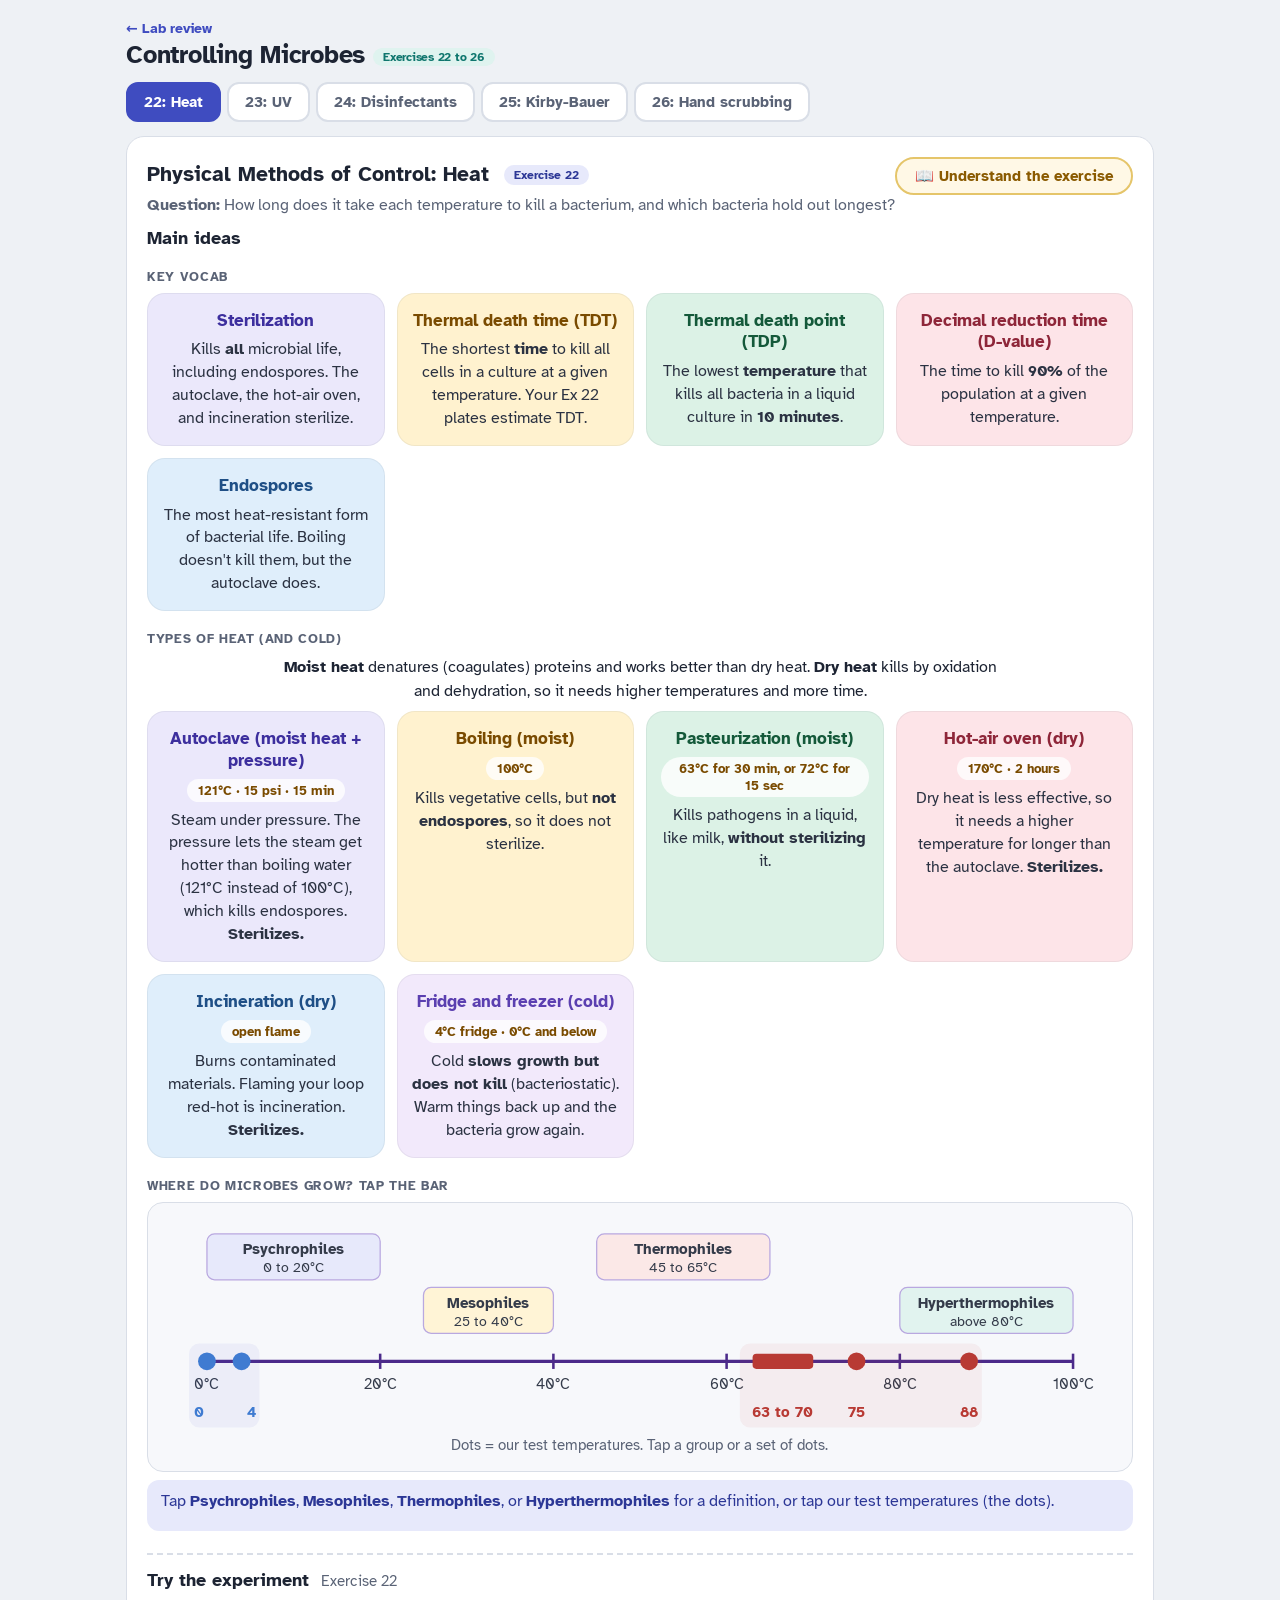
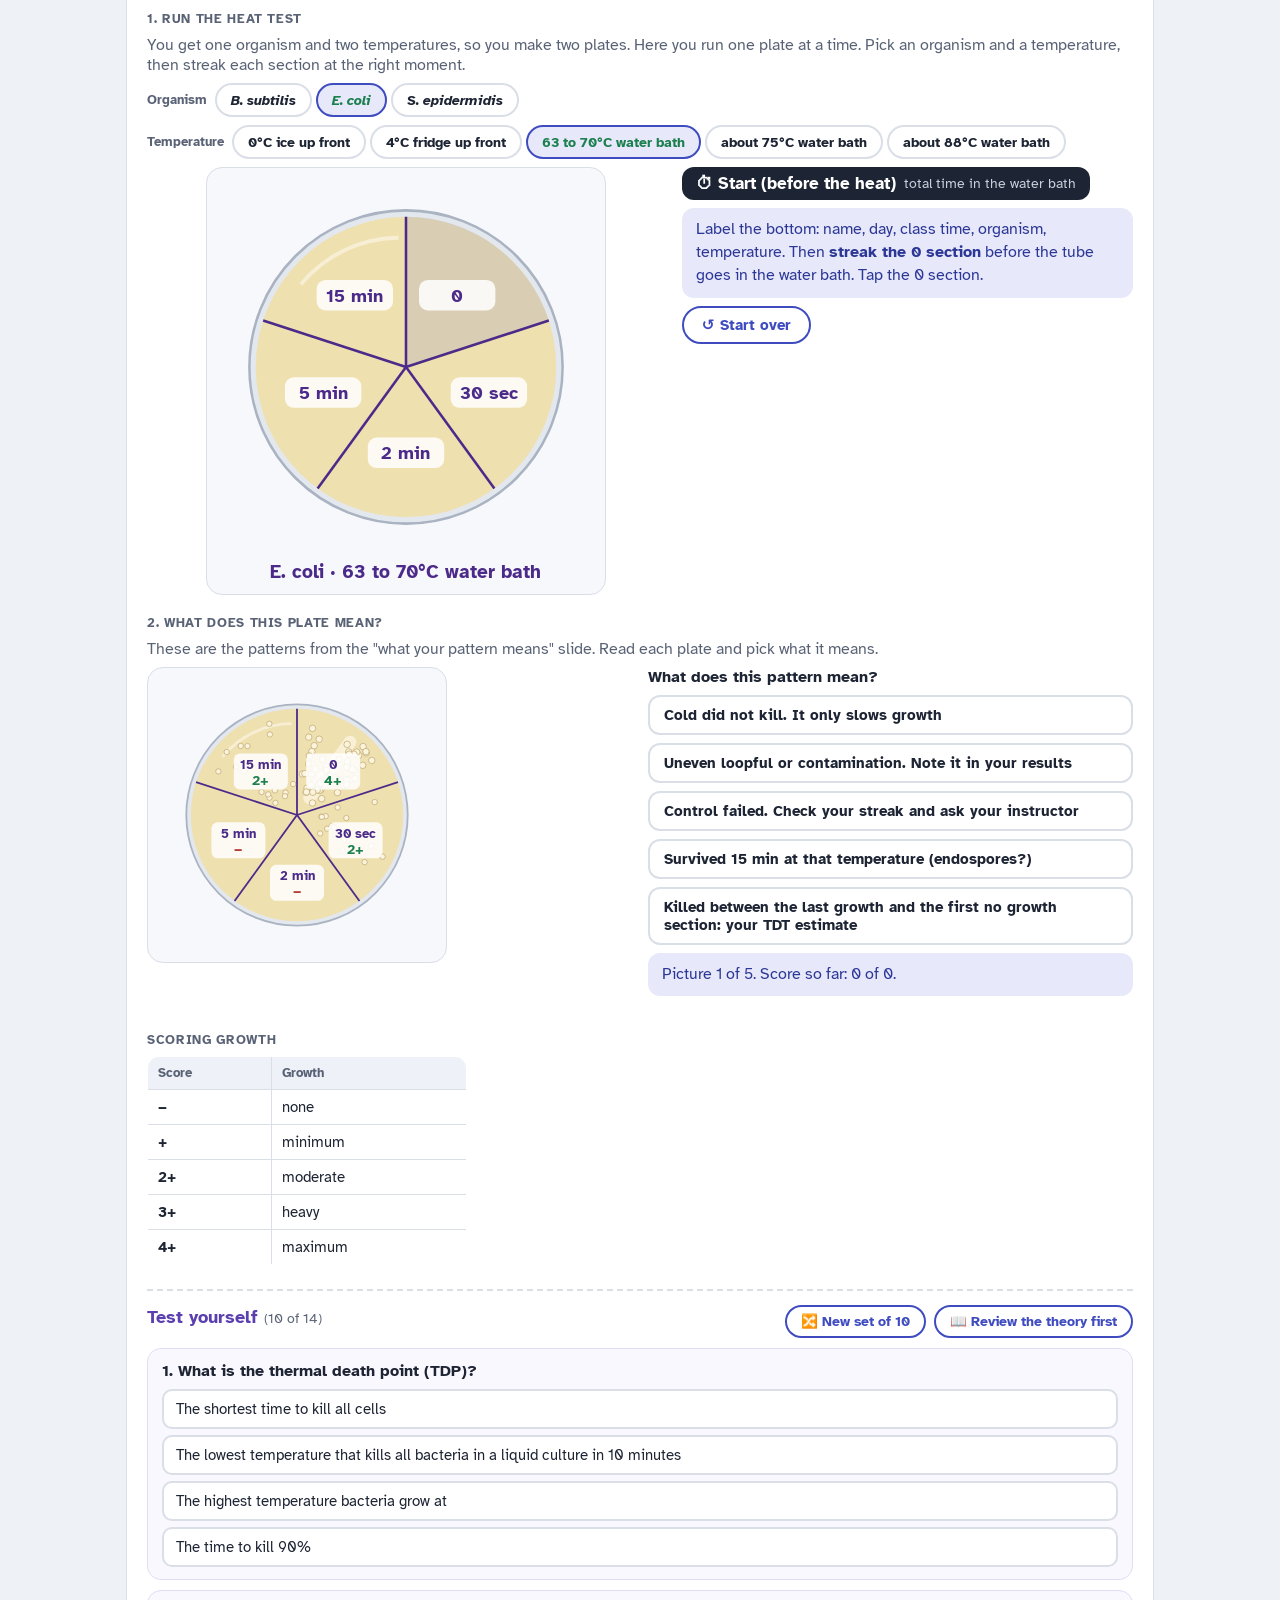
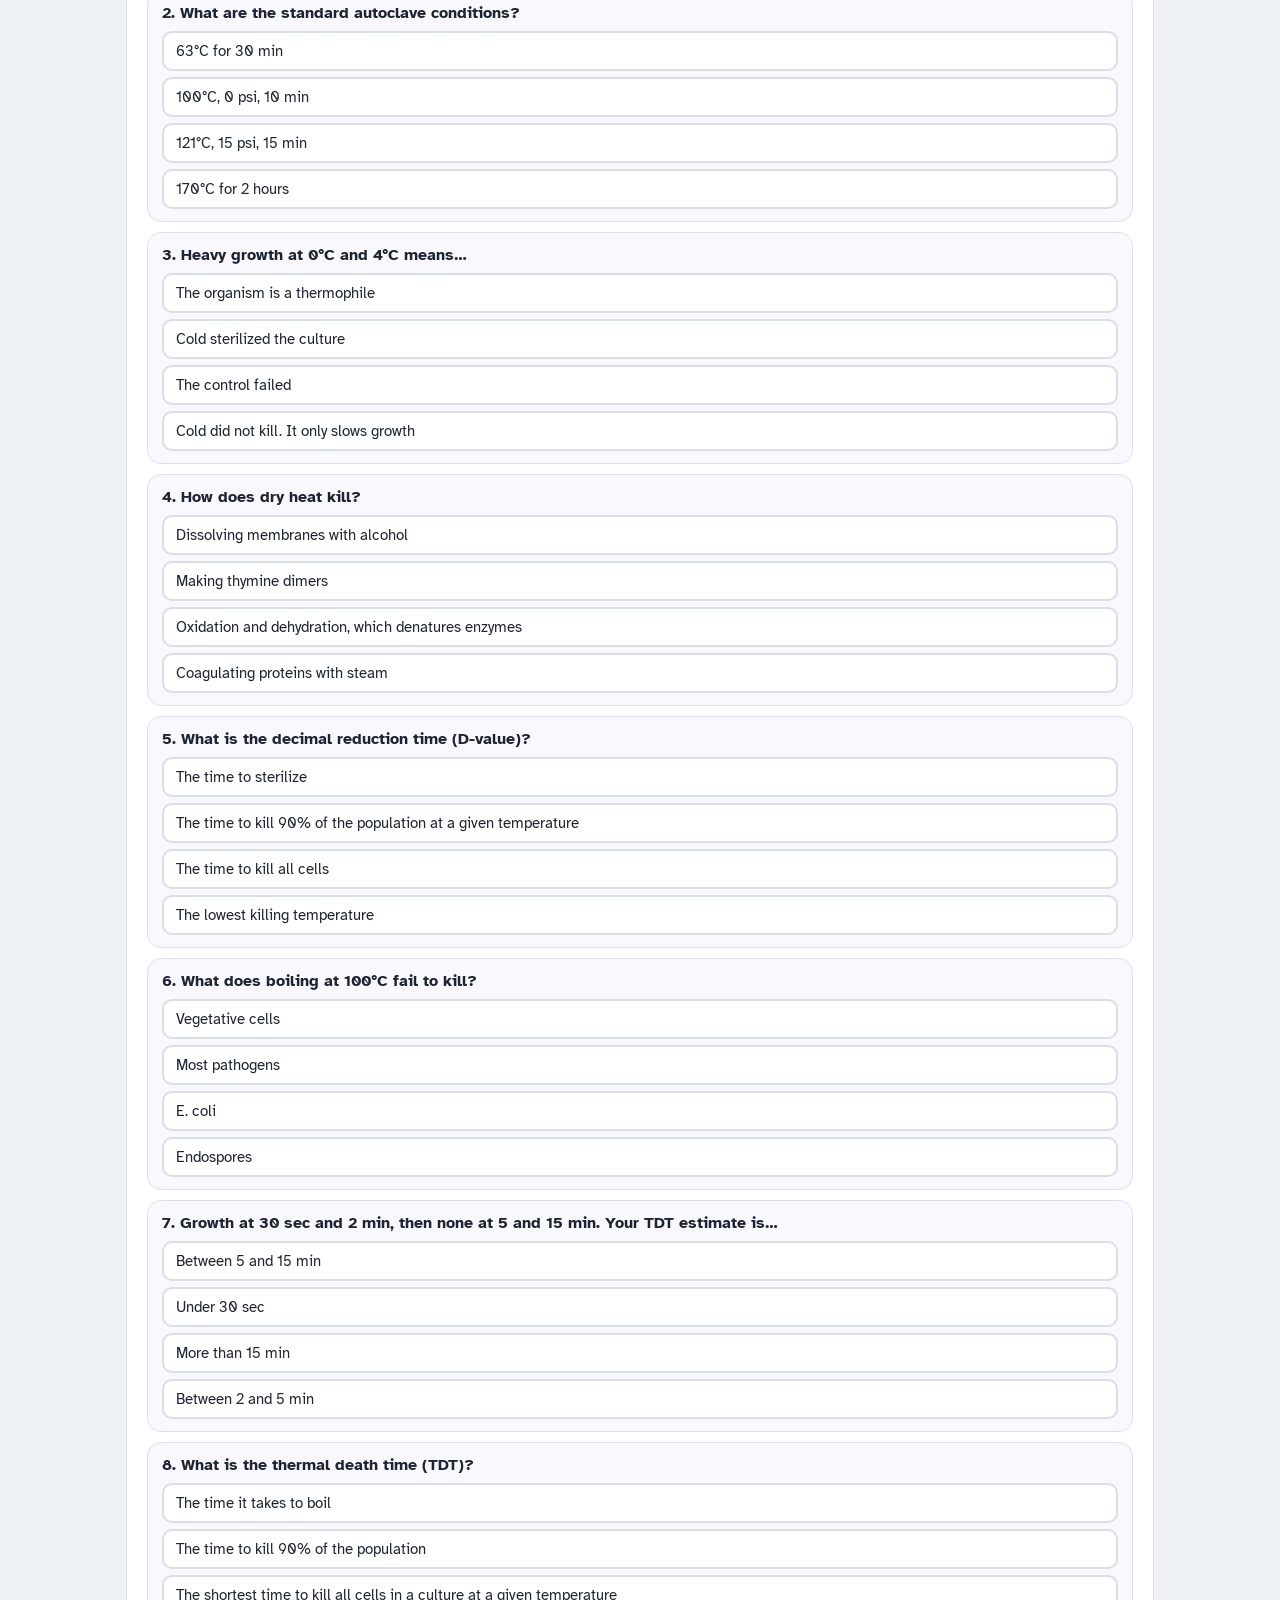
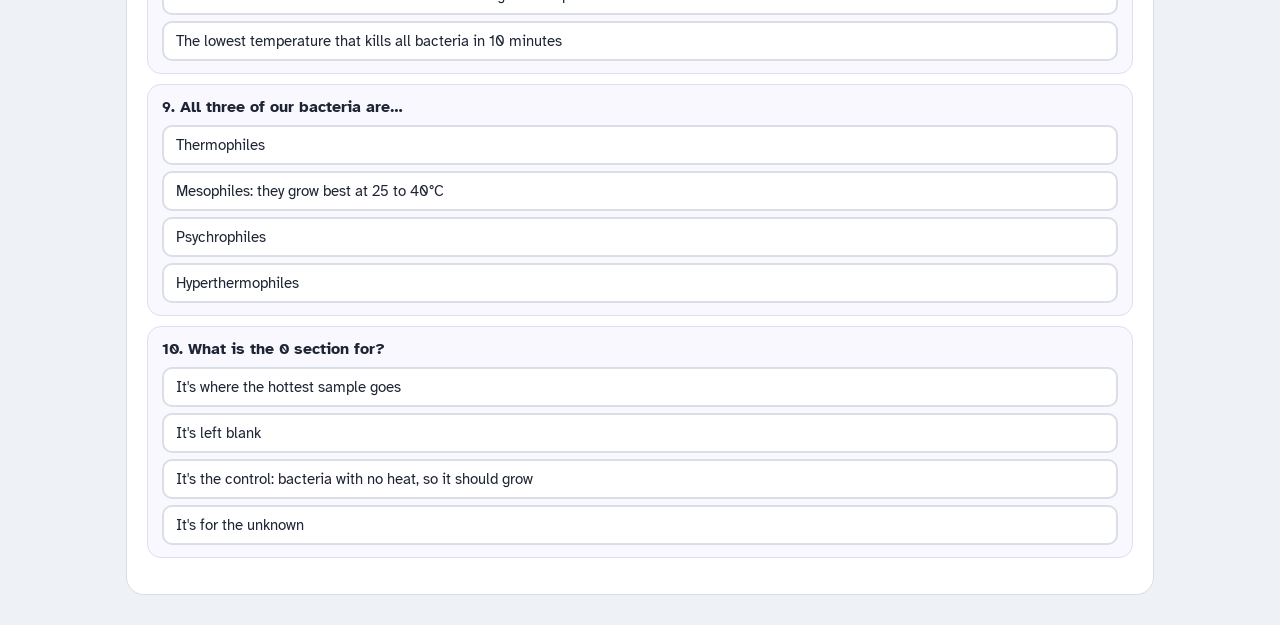
<file: control.html>
<!DOCTYPE html>
<html lang="en">
<head>
<meta charset="utf-8">
<meta name="viewport" content="width=device-width, initial-scale=1">
<title>Controlling Microbes | MicroLab</title>
<link rel="preconnect" href="https://fonts.googleapis.com">
<link rel="preconnect" href="https://fonts.gstatic.com" crossorigin>
<link href="https://fonts.googleapis.com/css2?family=Atkinson+Hyperlegible:wght@400;700&display=swap" rel="stylesheet">
<link rel="stylesheet" href="metab.css">
<link rel="stylesheet" href="lab.css">
</head>
<body>
<div class="wrap" id="app"></div>

<script src="drag.js"></script>
<script src="lab.js"></script>
<script>
(function(){
  const {$, f1, clamp, rnd, esc, shuffle, q, T, plateSVG, pie, sliceGrowth, tubeSVG, scoreTxt, orderGame, pictureGame, onCleanup, ideas, explore} = MicroLab;
  const AGAR = "#efe0b0";
  const SCORE_TBL = `<table class="tbl" style="max-width:320px;min-width:0"><tr><th>Score</th><th>Growth</th></tr>${[["−", "none"], ["+", "minimum"], ["2+", "moderate"], ["3+", "heavy"], ["4+", "maximum"]].map(r => `<tr><td><b>${r[0]}</b></td><td>${r[1]}</td></tr>`).join("")}</table>`;

  /* a pie-sectioned plate: labels[], scores[] (or null), opts {streaked:[bools], hot:[bools], click:true, tag} */
  function sectPlate(labels, scores, o){
    o = o || {};
    const cx = 150, cy = 150, r = 118, sl = pie(cx, cy, r, labels.length);
    let s = plateSVG(cx, cy, r, o.agar || AGAR);
    sl.forEach((p, i) => {
      if (o.hot && o.hot[i]) s += `<path d="${p.path}" fill="#3f4cc0" opacity=".12" class="pulse"/>`;
      if (scores && scores[i] !== null && scores[i] !== undefined) s += sliceGrowth(cx, cy, r, p, scores[i], (o.seed || 1) * 31 + i * 17, o.col);
      else if (o.streaked && o.streaked[i]){
        const am = (p.a0 + p.a1) / 2, pts = [];
        for (let k = 0; k < 7; k++){ const d = r * (.22 + k * .095), sw = (k % 2 ? 1 : -1) * .22; pts.push(`${f1(cx + Math.cos(am + sw) * d)},${f1(cy + Math.sin(am + sw) * d)}`); }
        s += `<polyline points="${pts.join(" ")}" fill="none" stroke="#c9b26f" stroke-width="2.5" stroke-linejoin="round" opacity=".9"/>`;
      }
      const a = p.a0; s += `<line x1="${cx}" y1="${cy}" x2="${f1(cx + Math.cos(a) * r)}" y2="${f1(cy + Math.sin(a) * r)}" stroke="#4b2a8a" stroke-width="2"/>`;
    });
    sl.forEach((p, i) => {
      const [mx, my] = p.mid;
      s += `<rect x="${f1(mx - 30)}" y="${f1(my - 13)}" width="60" height="${scores ? 40 : 24}" rx="7" fill="#fff" opacity=".85"/>` + T(mx, my + 4, labels[i], {fs:14, c:"#4b2a8a"});
      if (scores && scores[i] !== null && scores[i] !== undefined) s += T(mx, my + 22, scoreTxt(scores[i]), {fs:15, c:scores[i] ? "#1b7f4e" : "#b83a34"});
      if (o.click) s += `<path d="${p.path}" fill="transparent" class="svgbtn" data-sec="${i}"><title>${labels[i]}</title></path>`;
    });
    return `<svg class="gsvg" viewBox="0 0 300 ${o.tag ? 322 : 300}" role="img" aria-label="${esc(o.aria || "Plate divided into sections")}">${s}${o.tag ? T(150, 316, o.tag, {fs:15, c:"#4b2a8a"}) : ""}</svg>`;
  }

  /* ================================================================= EXERCISE 22: heat */
  const HORG = {bsub:{n:"Bacillus subtilis", s:"B. subtilis", note:"Makes endospores"}, ecoli:{n:"Escherichia coli", s:"E. coli", note:"No endospores"}, sepi:{n:"Staphylococcus epidermidis", s:"S. epidermidis", note:"No endospores"}};
  const HTEMP = {t0:{n:"0°C ice up front", where:"on the ice"}, t4:{n:"4°C fridge up front", where:"in the fridge"}, t65:{n:"63 to 70°C water bath", where:"in the water bath"}, t75:{n:"about 75°C water bath", where:"in the water bath"}, t88:{n:"about 88°C water bath", where:"in the water bath"}};
  const HSECT = ["0", "30 sec", "2 min", "5 min", "15 min"];
  /* practice data that follows the class deck: E. coli dies fastest, S. epidermidis is more tolerant, B. subtilis spores can survive 15 min at about 88°C, cold only slows growth */
  const HGROW = {
    bsub:{t0:[4, 4, 4, 4, 4], t4:[4, 4, 4, 4, 4], t65:[4, 3, 2, 2, 1], t75:[4, 2, 1, 1, 1], t88:[4, 2, 1, 1, 1]},
    ecoli:{t0:[4, 4, 4, 4, 4], t4:[4, 4, 4, 4, 4], t65:[4, 2, 0, 0, 0], t75:[4, 1, 0, 0, 0], t88:[4, 0, 0, 0, 0]},
    sepi:{t0:[4, 4, 4, 4, 4], t4:[4, 4, 4, 4, 4], t65:[4, 3, 1, 0, 0], t75:[4, 2, 0, 0, 0], t88:[4, 1, 0, 0, 0]}};
  const TDT_OPTS = ["Killed in under 30 sec", "Killed between 30 sec and 2 min", "Killed between 2 and 5 min", "Killed between 5 and 15 min", "Survived all 15 min"];

  /* temperature bar: tap a growth range or one of our test temperatures */
  const TZINFO = {
    psy:["Psychrophiles (0 to 20°C)", "Cold-loving microbes. They can grow even at 0°C and are found in cold places like polar oceans. They can't grow at body temperature."],
    meso:["Mesophiles (25 to 40°C)", "Moderate-temperature lovers. Most bacteria are mesophiles, including the ones that live in and on us (body temperature is 37°C) and most pathogens. All three of our Ex 22 bacteria are mesophiles."],
    thermo:["Thermophiles (45 to 65°C)", "Heat-loving microbes, found in places like compost piles and hot springs."],
    hyper:["Hyperthermophiles (above 80°C)", "Extreme heat lovers, found in places like deep-sea hydrothermal vents. Most of them are archaea, not bacteria."],
    cold:["0°C ice and 4°C fridge", "Below a mesophile's growth range. Cold <b>slows</b> growth but does <b>not kill</b>, so it is bacteriostatic. That's why the 0°C and 4°C plates grew 4+ in every section."],
    hot:["63 to 70°C, about 75°C, about 88°C", "Above a mesophile's growth range, so the heat <b>kills</b>. Hotter or longer = fewer survivors. Endospores (<i>B. subtilis</i>) survive the longest."]};
  function tempScaleSVG(narrow){
    if (narrow){
      const y = c => 440 - c * 4;
      let v = `<line x1="80" y1="${y(100)}" x2="80" y2="${y(0)}" stroke="#4b2a8a" stroke-width="3"/>` + T(180, 18, "°C", {fs:14, c:"#4b2a8a"});
      for (let c = 0; c <= 100; c += 20) v += `<line x1="72" y1="${y(c)}" x2="88" y2="${y(c)}" stroke="#4b2a8a" stroke-width="2"/>` + T(64, y(c) + 5, c + "°", {a:"end", fs:14, w:400});
      [["psy", 0, 20, "Psychrophiles", "0 to 20°C", "#e7e9fb"], ["meso", 25, 40, "Mesophiles", "25 to 40°C", "#fff4d6"], ["thermo", 45, 65, "Thermophiles", "45 to 65°C", "#fbe8e7"], ["hyper", 80, 100, "Hyperthermophiles", "above 80°C", "#e1f3ef"]].forEach(([k, a, b, n, r, c]) => {
        const top = y(b), h = y(a) - y(b), mid = top + h / 2;
        v += `<g data-x="${k}"><rect class="xhit" x="150" y="${top + 2}" width="200" height="${h - 4}" rx="8" fill="${c}" stroke="#b9a8e0"/>` + T(250, mid - 2, n, {fs:16}) + T(250, mid + 17, r, {fs:14, w:400}) + `</g>`;
      });
      v += `<g data-x="cold"><rect class="xhit" x="90" y="${y(4) - 14}" width="52" height="${y(0) - y(4) + 28}" rx="8" fill="#3f4cc0" fill-opacity=".08" stroke="none"/><circle cx="80" cy="${y(0)}" r="7" fill="#3f7bd1"/><circle cx="80" cy="${y(4)}" r="7" fill="#3f7bd1"/>` + T(96, y(2) + 5, "0, 4", {a:"start", fs:14, c:"#3f7bd1"}) + `</g>`;
      v += `<g data-x="hot"><rect class="xhit" x="90" y="${y(88) - 14}" width="52" height="${y(63) - y(88) + 28}" rx="8" fill="#b83a34" fill-opacity=".08" stroke="none"/><rect x="74" y="${y(70)}" width="12" height="${y(63) - y(70)}" rx="3" fill="#b83a34"/><circle cx="80" cy="${y(75)}" r="7" fill="#b83a34"/><circle cx="80" cy="${y(88)}" r="7" fill="#b83a34"/>` + T(96, y(88) + 5, "88", {a:"start", fs:14, c:"#b83a34"}) + T(96, y(75) + 5, "75", {a:"start", fs:14, c:"#b83a34"}) + T(96, y(66) + 5, "63-70", {a:"start", fs:13, c:"#b83a34"}) + `</g>`;
      v += T(180, 470, "Dots = our test temperatures", {fs:14, w:400, c:"#5a6376"});
      return `<svg class="gsvg" viewBox="0 0 360 480" role="img" aria-label="Temperature scale with growth ranges and our test temperatures. Tap one to learn more.">${v}</svg>`;
    }
    const x = c => 40 + c * 6.8;
    let s = "";
    [["psy", 0, 20, "Psychrophiles", "0 to 20°C", "#e7e9fb"], ["meso", 25, 40, "Mesophiles", "25 to 40°C", "#fff4d6"], ["thermo", 45, 65, "Thermophiles", "45 to 65°C", "#fbe8e7"], ["hyper", 80, 100, "Hyperthermophiles", "above 80°C", "#e1f3ef"]].forEach(([k, a, b, n, r, c], i) => {
      const y = i % 2 ? 60 : 18;
      s += `<g data-x="${k}"><rect class="xhit" x="${x(a)}" y="${y}" width="${x(b) - x(a)}" height="36" rx="6" fill="${c}" stroke="#b9a8e0"/>` + T((x(a) + x(b)) / 2, y + 16, n, {fs:12}) + T((x(a) + x(b)) / 2, y + 30, r, {fs:11, w:400}) + `</g>`;
    });
    s += `<line x1="${x(0)}" y1="118" x2="${x(100)}" y2="118" stroke="#4b2a8a" stroke-width="2.5"/>`;
    for (let c = 0; c <= 100; c += 20) s += `<line x1="${x(c)}" y1="112" x2="${x(c)}" y2="124" stroke="#4b2a8a" stroke-width="2"/>` + T(x(c), 140, c + "°C", {fs:12, w:400});
    s += `<g data-x="cold"><rect class="xhit" x="${x(0) - 14}" y="104" width="${x(4) - x(0) + 28}" height="66" rx="8" fill="#3f4cc0" fill-opacity=".06" stroke="none"/>`;
    [[0, "0"], [4, "4"]].forEach(([c, l]) => { s += `<circle cx="${x(c)}" cy="118" r="7" fill="#3f7bd1"/>` + T(x(c) + (c === 0 ? -6 : 8), 162, l, {fs:12, c:"#3f7bd1"}); });
    s += `</g><g data-x="hot"><rect class="xhit" x="${x(63) - 10}" y="104" width="${x(88) - x(63) + 20}" height="66" rx="8" fill="#b83a34" fill-opacity=".06" stroke="none"/>`;
    [[75, "75"], [88, "88"]].forEach(([c, l]) => { s += `<circle cx="${x(c)}" cy="118" r="7" fill="#b83a34"/>` + T(x(c), 162, l, {fs:12, c:"#b83a34"}); });
    s += `<rect x="${x(63)}" y="112" width="${x(70) - x(63)}" height="12" rx="3" fill="#b83a34"/>` + T(x(66.5), 162, "63 to 70", {fs:12, c:"#b83a34"}) + `</g>`;
    s += T(380, 188, "Dots = our test temperatures. Tap a group or a set of dots.", {fs:12, w:400, c:"#5a6376"});
    return `<svg class="gsvg" viewBox="0 0 760 198" role="img" aria-label="Temperature scale with growth ranges and our test temperatures. Tap one to learn more.">${s}</svg>`;
  }

  function renderHeat(body){
    body.innerHTML = `
      <div class="parthead first">Main ideas</div>
      ${ideas("Key vocab", [
        ["Sterilization", "Kills <b>all</b> microbial life, including endospores. The autoclave, the hot-air oven, and incineration sterilize."],
        ["Thermal death time (TDT)", "The shortest <b>time</b> to kill all cells in a culture at a given temperature. Your Ex 22 plates estimate TDT."],
        ["Thermal death point (TDP)", "The lowest <b>temperature</b> that kills all bacteria in a liquid culture in <b>10 minutes</b>."],
        ["Decimal reduction time (D-value)", "The time to kill <b>90%</b> of the population at a given temperature."],
        ["Endospores", "The most heat-resistant form of bacterial life. Boiling doesn't kill them, but the autoclave does."]], {vocab:true})}
      ${ideas("Types of heat (and cold)", [
        ["Autoclave (moist heat + pressure)", "Steam under pressure. The pressure lets the steam get hotter than boiling water (121°C instead of 100°C), which kills endospores. <b>Sterilizes.</b>", "121°C · 15 psi · 15 min"],
        ["Boiling (moist)", "Kills vegetative cells, but <b>not endospores</b>, so it does not sterilize.", "100°C"],
        ["Pasteurization (moist)", "Kills pathogens in a liquid, like milk, <b>without sterilizing</b> it.", "63°C for 30 min, or 72°C for 15 sec"],
        ["Hot-air oven (dry)", "Dry heat is less effective, so it needs a higher temperature for longer than the autoclave. <b>Sterilizes.</b>", "170°C · 2 hours"],
        ["Incineration (dry)", "Burns contaminated materials. Flaming your loop red-hot is incineration. <b>Sterilizes.</b>", "open flame"],
        ["Fridge and freezer (cold)", "Cold <b>slows growth but does not kill</b> (bacteriostatic). Warm things back up and the bacteria grow again.", "4°C fridge · 0°C and below"]],
        {lead:"<b>Moist heat</b> denatures (coagulates) proteins and works better than dry heat. <b>Dry heat</b> kills by oxidation and dehydration, so it needs higher temperatures and more time."})}
      <div class="sect">Where do microbes grow? Tap the bar</div><div id="hZones"></div>
      <div class="parthead">Try the experiment <small>Exercise 22</small></div>
      <div class="sect">1. Run the heat test</div>
      <p class="labq" style="margin:0 0 6px">You get one organism and two temperatures, so you make two plates. Here you run one plate at a time. Pick an organism and a temperature, then streak each section at the right moment.</p>
      <div class="row"><span class="lbl">Organism</span><span id="hOrg"></span></div>
      <div class="row"><span class="lbl">Temperature</span><span id="hTemp"></span></div>
      <div class="bench2"><div class="panel tight" id="hPlate" style="max-width:400px;justify-self:center;width:100%"></div>
        <div><div class="clock" id="hClock"></div><div class="benchhint" id="hMsg" role="status"></div><div class="row" id="hBtns"></div><div id="hAsk"></div></div></div>
      <div class="sect">2. What does this plate mean?</div>
      <p class="labq" style="margin:0 0 6px">These are the patterns from the "what your pattern means" slide. Read each plate and pick what it means.</p>
      <div class="row" style="align-items:flex-start;gap:16px"><div style="flex:1;min-width:260px" id="hRead"></div></div>
      <div class="sect">Scoring growth</div>${SCORE_TBL}`;
    let org = "ecoli", temp = "t65", ph = 0, streaked = [];
    const chips = () => {
      $("hOrg").innerHTML = Object.keys(HORG).map(k => `<button class="chip ${k === org ? "on" : ""}" data-o="${k}"><i>${HORG[k].s}</i></button>`).join(" ");
      $("hTemp").innerHTML = Object.keys(HTEMP).map(k => `<button class="chip ${k === temp ? "on" : ""}" data-t="${k}">${HTEMP[k].n}</button>`).join(" ");
    };
    const CLOCK = ["Start (before the heat)", "Start", "30 sec", "2 min", "5 min", "5 to 15 min", "15 min", "Done", "Next period"];
    const draw = (msg, kind) => {
      const res = ph >= 8 ? HGROW[org][temp] : null, want = {0:0, 2:1, 3:2, 4:3, 6:4}[ph];
      $("hPlate").innerHTML = sectPlate(HSECT, res, {streaked, click:ph < 8, hot:HSECT.map((_, i) => i === want), tag:`${HORG[org].s} · ${HTEMP[temp].n}`, seed:Object.keys(HTEMP).indexOf(temp) + 3});
      $("hClock").innerHTML = `⏱ ${CLOCK[ph]} <small>total time ${HTEMP[temp].where}</small>`;
      const m = $("hMsg"); m.className = "benchhint " + (kind || ""); m.innerHTML = msg;
      let b = "";
      if (ph === 1) b = `<button class="btn primary" data-a="in">Both tubes go in ${HTEMP[temp].where}</button>`;
      if (ph === 5) b = `<button class="btn primary" data-a="wait">Make your unknown smear (skip to 15 min)</button>`;
      if (ph === 7) b = `<button class="btn primary" data-a="inc">Plate inverted on the tray. Read it next period</button>`;
      b += `<button class="btn secondary" data-a="reset">↺ Start over</button>`;
      $("hBtns").innerHTML = b;
      $("hAsk").innerHTML = ph === 8 ? `<p class="qq" style="margin:10px 0 6px">Find the first section with no growth. What is your TDT estimate at this temperature?</p><div class="ans" style="flex-direction:column;align-items:stretch">${TDT_OPTS.map((t, i) => `<button data-tdt="${i}" style="text-align:left">${t}</button>`).join("")}</div>` : "";
    };
    const start = () => { ph = 0; streaked = [false, false, false, false, false]; draw(`Label the bottom: name, day, class time, organism, temperature. Then <b>streak the 0 section</b> before the tube goes ${HTEMP[temp].where}. Tap the 0 section.`); };
    const instr = {2:"30 sec", 3:"2 min", 4:"5 min", 6:"15 min"};
    body.onclick = e => {
      const o = e.target.closest("[data-o]"); if (o){ org = o.dataset.o; chips(); start(); return; }
      const t = e.target.closest("[data-t]"); if (t){ temp = t.dataset.t; chips(); start(); return; }
      const a = e.target.closest("[data-a]");
      if (a){
        const k = a.dataset.a;
        if (k === "reset") start();
        if (k === "in"){ ph = 2; draw(`The tube has been ${HTEMP[temp].where} for <b>30 sec</b>. Remove it, mix, and streak a loopful on the right section. Tap it.`); }
        if (k === "wait"){ ph = 6; draw(`<b>15 min</b>. Remove, mix, and streak the last section. Tap it.`); }
        if (k === "inc"){ ph = 8; const g = HGROW[org][temp]; draw(`Here are the results: ${g.map((x, i) => `${HSECT[i]} <b>${scoreTxt(x)}</b>`).join(", ")}. The <b>0</b> section is your control, and it grew.`, "good"); }
        return;
      }
      const td = e.target.closest("[data-tdt]");
      if (td){
        const g = HGROW[org][temp], first = g.findIndex(x => x === 0), right = first === -1 ? 4 : first - 1, ok = +td.dataset.tdt === right;
        td.classList.add(ok ? "right" : "wrong");
        const why = first === -1 ? (temp === "t0" || temp === "t4" ? "Cold did not kill it. Cold only slows growth." : `It grew in every section, so it survived 15 min at this temperature. ${org === "bsub" ? "<i>B. subtilis</i> makes endospores, the most heat-resistant form of bacterial life." : ""}`)
          : `The last growth was at ${HSECT[first - 1]} and the first section with no growth was ${HSECT[first]}, so it was killed between them. That bracket is your TDT estimate.`;
        if (ok){ $("hMsg").className = "benchhint good"; $("hMsg").innerHTML = `<b>Yes!</b> ${why} Try another temperature or organism and compare.`; $("hAsk").querySelectorAll("button").forEach(x => x.disabled = true); }
        else { td.disabled = true; $("hMsg").className = "benchhint warn"; $("hMsg").innerHTML = "Not quite. Look for the first section with no growth (−), and the section just before it."; }
        return;
      }
      const sec = e.target.closest("[data-sec]");
      if (sec && ph !== 1 && ph !== 5 && ph < 7){
        const i = +sec.dataset.sec, want = {0:0, 2:1, 3:2, 4:3, 6:4}[ph];
        if (i !== want){ $("hMsg").className = "benchhint warn"; $("hMsg").innerHTML = `That's the <b>${HSECT[i]}</b> section. ${ph === 0 ? "The 0 section gets streaked first, before any heat." : `The clock says <b>${instr[ph]}</b>.`}`; return; }
        streaked[i] = true;
        if (ph === 0){ ph = 1; draw(`The 0 section is your control: no heat at all. Now put the tubes in. Both tubes go in at the same time.`); }
        else if (ph === 2){ ph = 3; draw(`Return the tube to the heat. Now it's <b>2 min</b>. Remove, mix, streak. Tap the right section.`); }
        else if (ph === 3){ ph = 4; draw(`Return it. <b>5 min</b> now. Remove, mix, streak.`); }
        else if (ph === 4){ ph = 5; draw(`Back in the heat. Now there's a <b>10 minute wait</b> until 15 min. Use it to make your unknown smear.`); }
        else if (ph === 6){ ph = 7; draw(`Tubes are done. Broth tubes go to the To Be Autoclaved area. Plates go inverted on the tray up front.`, "good"); }
      }
    };
    chips(); start();
    explore($("hZones"), tempScaleSVG, TZINFO, "Tap <b>Psychrophiles</b>, <b>Mesophiles</b>, <b>Thermophiles</b>, or <b>Hyperthermophiles</b> for a definition, or tap our test temperatures (the dots).");
    const RP = [[[4, 4, 4, 4, 4], 0, "Heavy growth everywhere, and this plate sat on ice (0°C)."], [[4, 3, 1, 0, 0], 1, ""], [[0, 3, 2, 1, 0], 2, ""], [[4, 2, 0, 0, 2], 3, ""], [[4, 3, 3, 2, 2], 4, "This plate came out of the 88°C bath."]];
    const MEAN = ["Cold did not kill. It only slows growth", "Killed between the last growth and the first no growth section: your TDT estimate", "Control failed. Check your streak and ask your instructor", "Uneven loopful or contamination. Note it in your results", "Survived 15 min at that temperature (endospores?)"];
    pictureGame($("hRead"), RP.map(([g, a, ctx], k) => ({svg:sectPlate(HSECT, g, {seed:k + 11}), ask:(ctx ? ctx + " " : "") + "What does this pattern mean?", opts:MEAN, a, why:MEAN[a] + "."})), {picW:300});
  }

  /* ================================================================= EXERCISE 23: UV */
  function uvPlateSVG(st, o){
    o = o || {};
    const cx = 150, cy = 140, r = 112, xs = [cx - r, cx - r / 3, cx + r / 3, cx + r], k = MicroLab.id("uv");
    let s = "";
    if (o.lamp) s += `<rect x="70" y="0" width="160" height="22" rx="8" fill="#3b4250"/><rect x="82" y="16" width="136" height="8" rx="4" fill="${st.on ? "#c9b8ff" : "#8a90a0"}"/>` + (st.on ? Array.from({length:7}, (_, i) => `<line x1="${92 + i * 19}" y1="26" x2="${92 + i * 19}" y2="${cy - r - 2}" stroke="#a58bff" stroke-width="3" stroke-dasharray="6 5" opacity=".8"/>`).join("") : "");
    s += `<g transform="translate(0 ${o.lamp ? 30 : 0})">`;
    s += plateSVG(cx, cy, r, AGAR, "", {noshine:true});
    s += `<clipPath id="${k}"><circle cx="${cx}" cy="${cy}" r="${r}"/></clipPath><g clip-path="url(#${k})">`;
    if (st.swab) for (let i = 0; i < 12; i++){ s += `<line x1="${cx - r}" y1="${cy - r + 10 + i * 18}" x2="${cx + r}" y2="${cy - r + 10 + i * 18}" stroke="#d9c58a" stroke-width="3" opacity=".7"/>`; if (st.swab > 1) s += `<line x1="${cx - r + 10 + i * 18}" y1="${cy - r}" x2="${cx - r + 10 + i * 18}" y2="${cy + r}" stroke="#d9c58a" stroke-width="3" opacity=".7"/>`; }
    if (o.growth) o.growth.forEach((g, i) => { for (let n = 0; n < [0, 8, 22, 50, 90][g]; n++){ const x = xs[i] + 6 + rnd(i * 97 + n) * (xs[i + 1] - xs[i] - 12), y = cy - r + 6 + rnd(i * 31 + n + 400) * (2 * r - 12); s += `<circle cx="${f1(x)}" cy="${f1(y)}" r="${g >= 3 ? 4.5 : 3.5}" fill="${o.col || "#fbf3dc"}" stroke="#b8a067" stroke-width=".7"/>`; } if (g >= 4) s += `<rect x="${xs[i] + 4}" y="${cy - r}" width="${xs[i + 1] - xs[i] - 8}" height="${2 * r}" fill="${o.col || "#fbf3dc"}" opacity=".55"/>`; });
    if (st.lines){ s += `<line x1="${xs[1]}" y1="${cy - r}" x2="${xs[1]}" y2="${cy + r}" stroke="#4b2a8a" stroke-width="2" stroke-dasharray="6 4"/><line x1="${xs[2]}" y1="${cy - r}" x2="${xs[2]}" y2="${cy + r}" stroke="#4b2a8a" stroke-width="2" stroke-dasharray="6 4"/>`; }
    if (st.foil){ const w = st.foil === "C" ? xs[1] : st.foil === "C30" ? xs[2] : xs[3]; s += `<rect x="${cx - r - 10}" y="${cy - r - 10}" width="${w - (cx - r) + 10}" height="${2 * r + 20}" fill="#b9bfc9" opacity=".93"/><path d="M${cx - r},${cy - r + 20} l${w - (cx - r) - 10},30 M${cx - r},${cy} l${w - (cx - r) - 10},-26 M${cx - r},${cy + 60} l${w - (cx - r) - 10},22" stroke="#e8ebf0" stroke-width="3" opacity=".8"/>`; }
    s += `</g>`;
    if (st.lid) s += `<circle cx="${cx}" cy="${cy}" r="${r + 6}" fill="#dfe6f2" opacity=".35" stroke="#9aa5b8" stroke-width="3"/>`;
    if (st.lines) ["C", "30", "60"].forEach((l, i) => { s += `<rect x="${f1((xs[i] + xs[i + 1]) / 2 - 20)}" y="${cy - 14}" width="40" height="${o.growth ? 44 : 26}" rx="6" fill="#fff" opacity=".85"/>` + T((xs[i] + xs[i + 1]) / 2, cy + 5, l, {fs:17, c:"#4b2a8a"}); if (o.growth) s += T((xs[i] + xs[i + 1]) / 2, cy + 24, scoreTxt(o.growth[i]), {fs:15, c:o.growth[i] ? "#1b7f4e" : "#b83a34"}); });
    if (st.dose && !o.growth) ["C", "30", "60"].forEach((l, i) => { s += T((xs[i] + xs[i + 1]) / 2, cy + r + 24, `UV: ${st.dose[i]} sec`, {fs:13, c:st.dose[i] ? "#5b3fb0" : "#5a6376"}); });
    s += `</g>`;
    if (o.tag) s += T(cx, o.lamp ? 340 : 290, o.tag, {fs:16, c:"#4b2a8a"});
    return `<svg class="gsvg" viewBox="0 0 300 ${o.lamp ? 350 : 296}" role="img" aria-label="${esc(o.aria || "UV plate with strips C, 30 and 60")}">${s}</svg>`;
  }
  const UVSTEPS = [
    {p:"You have 2 nutrient agar plates, 2 sterile swabs, foil, and safety glasses. How do you swab your culture onto the plate?", c:[["Swab the whole surface in two directions", 1, s => { s.swab = 2; }, "Two directions makes sure the whole surface is covered."], ["One quick swipe across the middle", 0, null, "Then parts of the plate would have no bacteria, and you couldn't tell UV killing from no swabbing. Cover the whole surface, in two directions."]]},
    {p:"Where does the used swab go?", c:[["The red bin", 1, null, "Swabs go in the red bin."], ["Back in the culture tube", 0, null, "Never put a used swab back in the culture."], ["The regular trash", 0, null, "It has bacteria on it. It goes in the red bin."]]},
    {p:"Label the plate. Where, and how?", c:[["Bottom: one plate \"Dark,\" one \"Light.\" Draw 2 straight lines to make 3 strips: C, 30, 60", 1, s => { s.lines = true; }, "C is the control. 30 and 60 are the seconds of UV each strip will get."], ["Write C, 30, 60 on the lid", 0, null, "Lids come off, and in this lab the lid comes off under the lamp. Label the bottom."]]},
    {p:"Safety glasses on. How does the plate go under the UV lamp?", c:[["Lid off, agar side up, directly under the light, 24 cm away", 1, s => { s.lid = false; }, "Your manual asks why the lid comes off. Think about how well UV gets through things (poor penetrating ability)."], ["Lid on, so nothing falls in", 0, null, "UV has poor penetrating ability. The plastic lid would block it, and nothing would be exposed. Lid off."]]},
    {p:"Where does the foil go for the first 30 seconds? (Rest it on the rim. Don't touch the agar.)", c:[["Over C and 30", 1, s => { s.foil = "C30"; }, "Only the 60 strip is uncovered for the first 30 sec."], ["Over C only", 0, null, "Then 30 would get UV now AND later, for 60 sec total. Cover C and 30 first."], ["Over all three strips", 0, null, "Then nothing gets UV in this round."]]},
    {p:"Foil is on. What now?", c:[["Lamp on for 30 sec, then off", 1, s => { s.dose[2] += 30; s.on = true; }, "The 60 strip has its first 30 sec of UV."], ["Lamp on for 60 sec", 0, null, "Each exposure is 30 sec. The 60 strip gets two of them."]]},
    {p:"Now move the foil. Where does it go for the second 30 seconds?", c:[["Slide it so it covers only C", 1, s => { s.foil = "C"; s.on = false; }, "C stays covered the whole time. That's what makes it the control."], ["Take the foil off completely", 0, null, "Then C would get UV too, and you'd lose your control."]]},
    {p:"Foil covers only C. What now?", c:[["Lamp on for 30 more sec, then off", 1, s => { s.dose[1] += 30; s.dose[2] += 30; s.on = true; }, "30 got 30 sec total, 60 got 60 sec total, and C got none."], ["Leave the plate under the lamp until the next class", 0, null, "Exposure is timed: 30 sec, then off."]]},
    {p:"Remove the foil and replace the lid. This is your Dark plate. Where does it go?", c:[["The back room, at room temperature", 1, s => { s.foil = null; s.lid = true; s.on = false; s.done = true; }, "Repeat everything with your second plate. The Light plate goes on the tray labeled \"Light,\" also at room temperature."], ["The tray labeled \"Light\"", 0, null, "That's where the Light plate goes. The Dark plate goes to the back room."], ["The 37°C incubator", 0, null, "Both plates stay at room temperature until the next period."]]}];

  /* the electromagnetic spectrum, with a zoom into UV and visible light */
  const EMINFO = {
    gamma:["Gamma rays (shorter than about 0.01 nm)", "The shortest wavelength and the most energy. <b>Ionizing</b>: they make free radicals that break DNA strands. Used to sterilize things like medical supplies."],
    xray:["X rays (about 0.01 to 10 nm)", "<b>Ionizing</b>, like gamma rays: they make free radicals that break DNA strands."],
    uv:["Ultraviolet (about 10 to 400 nm)", "<b>Nonionizing</b>: less energy than X rays, but enough to damage DNA directly by making thymine dimers. Look at the zoom below for UVC, UVB, and UVA."],
    vis:["Visible light (about 400 to 700 nm)", "The light we see, violet to red. <b>Nonionizing</b>, and not harmful to most bacteria. It powers <b>light repair</b>: photolyases use visible light to split thymine dimers. That's why the Light plate can grow more than the Dark plate."],
    ir:["Infrared (about 700 nm to 1 mm)", "Felt as heat. <b>Nonionizing.</b>"],
    micro:["Microwaves (about 1 mm to 1 m)", "<b>Nonionizing.</b> They don't kill microbes directly. A microwave oven kills them only by heating the food or water they're in."],
    radio:["Radio waves (longer than about 1 m)", "The longest wavelength and the least energy. <b>Nonionizing.</b>"],
    air:["Below 200 nm", "Absorbed by air, so it doesn't reach living organisms."],
    uvc:["UVC (200 to 290 nm)", "The <b>most lethal</b> UV: DNA absorbs it best. <b>Our lamp is 260 nm.</b>"],
    uvb:["UVB (290 to 320 nm)", "Can also damage DNA."],
    uva:["UVA (320 to 400 nm)", "Not readily absorbed. Less active on living organisms."],
    vis2:["Visible light (400 to 700 nm)", "Just past UVA. Visible light drives light repair (photoreactivation) by photolyases."]};
  function spectrumSVG(narrow){
    const B = [["gamma", "Gamma rays", "< 0.01 nm", "#4b2a8a", "#fff"], ["xray", "X rays", "0.01 to 10 nm", "#6a4cc0", "#fff"], ["uv", "Ultraviolet", "10 to 400 nm", "#9c86f0", "#fff"], ["vis", "Visible", "400 to 700 nm", "url(#visG)", "#1d2433"], ["ir", "Infrared", "700 nm to 1 mm", "#d9694a", "#fff"], ["micro", "Microwaves", "1 mm to 1 m", "#d8a24a", "#1d2433"], ["radio", "Radio", "> 1 m", "#b7c3cf", "#1d2433"]];
    const GRAD = `<defs><linearGradient id="visG" x1="0" x2="1"><stop offset="0" stop-color="#8f5bd8"/><stop offset=".2" stop-color="#3f7bd1"/><stop offset=".45" stop-color="#3fae5a"/><stop offset=".65" stop-color="#f2d23c"/><stop offset=".82" stop-color="#f08a2e"/><stop offset="1" stop-color="#d9443a"/></linearGradient></defs>`;
    if (narrow){
      const ZN = [["air", "Below 200 nm", "absorbed by air", "#eef1f5", "#343b4a"], ["uvc", "UVC", "200 to 290 nm", "#fbe8e7", "#343b4a"], ["uvb", "UVB", "290 to 320 nm", "#fff4d6", "#343b4a"], ["uva", "UVA", "320 to 400 nm", "#f3effd", "#343b4a"], ["vis2", "Visible", "400 to 700 nm", "url(#visG)", "#1d2433"]];
      let v = GRAD + T(200, 22, "↑ shorter wavelength, MORE energy", {fs:14, w:400});
      const row = (k, n, r, c, tc, yy) => `<g data-x="${k}"><rect class="xhit" x="44" y="${yy}" width="190" height="36" rx="7" fill="${c}" stroke="#fff"/>` + T(139, yy + 24, n, {fs:15, c:tc}) + T(242, yy + 24, r, {a:"start", fs:13, w:400}) + `</g>`;
      B.forEach(([k, n, r, c, tc], i) => { v += row(k, n, r, c, tc, 36 + i * 42); });
      v += `<path d="M34,40 L24,40 L24,114 L34,114" fill="none" stroke="#b83a34" stroke-width="2.5"/>` + `<text x="16" y="77" font-size="13" font-weight="700" fill="#b83a34" text-anchor="middle" transform="rotate(-90 16 77)">IONIZING</text>`;
      v += `<path d="M34,124 L24,124 L24,324 L34,324" fill="none" stroke="#1b7f4e" stroke-width="2.5"/>` + `<text x="16" y="224" font-size="13" font-weight="700" fill="#1b7f4e" text-anchor="middle" transform="rotate(-90 16 224)">NONIONIZING</text>`;
      v += T(200, 352, "↓ longer wavelength, less energy", {fs:14, w:400});
      v += T(200, 390, "Zoom in on UV and visible light", {fs:15, c:"#5b3fb0"});
      ZN.forEach(([k, n, r, c, tc], i) => { v += row(k, n, r, c, tc, 402 + i * 42); });
      v += T(139, 642, "our lamp: 260 nm (UVC)", {fs:14, c:"#b83a34"});
      return `<svg class="gsvg" viewBox="0 0 400 652" role="img" aria-label="The electromagnetic spectrum from gamma rays to radio waves, with a zoom into UV and visible light. Tap a band to learn more.">${v}</svg>`;
    }
    const x0 = 20, w = 102, y = 52;
    let s = `<defs><linearGradient id="visG" x1="0" x2="1"><stop offset="0" stop-color="#8f5bd8"/><stop offset=".2" stop-color="#3f7bd1"/><stop offset=".45" stop-color="#3fae5a"/><stop offset=".65" stop-color="#f2d23c"/><stop offset=".82" stop-color="#f08a2e"/><stop offset="1" stop-color="#d9443a"/></linearGradient></defs>`;
    s += `<path d="M${x0 + 4},40 L${x0 + 4},30 L${x0 + 2 * w - 4},30 L${x0 + 2 * w - 4},40" fill="none" stroke="#b83a34" stroke-width="2"/>` + T(x0 + w, 22, "IONIZING", {fs:13, c:"#b83a34"});
    s += `<path d="M${x0 + 2 * w + 4},40 L${x0 + 2 * w + 4},30 L${x0 + 7 * w - 4},30 L${x0 + 7 * w - 4},40" fill="none" stroke="#1b7f4e" stroke-width="2"/>` + T(x0 + 4.5 * w, 22, "NONIONIZING", {fs:13, c:"#1b7f4e"});
    B.forEach(([k, n, r, c, tc], i) => { const x = x0 + i * w; s += `<g data-x="${k}"><rect class="xhit" x="${x}" y="${y}" width="${w - 3}" height="46" rx="6" fill="${c}" stroke="#fff"/>` + T(x + w / 2 - 1.5, y + 28, n, {fs:13, c:tc}) + T(x + w / 2 - 1.5, y + 66, r, {fs:11, w:400}) + `</g>`; });
    s += `<path d="M${x0},140 L${x0 + 7 * w},140" stroke="#5a6376" stroke-width="1.5"/><path d="M${x0},140 l10,-5 l0,10 Z" fill="#5a6376"/><path d="M${x0 + 7 * w},140 l-10,-5 l0,10 Z" fill="#5a6376"/>`;
    s += T(x0 + 14, 158, "shorter wavelength, MORE energy", {a:"start", fs:12, w:400}) + T(x0 + 7 * w - 14, 158, "longer wavelength, less energy", {a:"end", fs:12, w:400});
    /* zoom */
    const Z = [["air", "Below 200 nm", "absorbed by air", 120, "#eef1f5", "#343b4a"], ["uvc", "UVC", "200 to 290 nm", 170, "#fbe8e7", "#343b4a"], ["uvb", "UVB", "290 to 320 nm", 110, "#fff4d6", "#343b4a"], ["uva", "UVA", "320 to 400 nm", 130, "#f3effd", "#343b4a"], ["vis2", "Visible", "400 to 700 nm", 160, "url(#visG)", "#1d2433"]];
    const zy = 200; let zx = x0 + 12;
    s += `<path d="M${x0 + 2 * w},${y + 46} L${x0 + 12},${zy - 4} M${x0 + 4 * w - 3},${y + 46} L${zx + Z.reduce((t, z) => t + z[3], 0)},${zy - 4}" stroke="#9c86f0" stroke-width="1.5" stroke-dasharray="5 4" fill="none"/>`;
    s += T(x0 + 3 * w, 188, "zoom in on UV and visible light", {fs:12, w:400, c:"#5b3fb0"});
    Z.forEach(([k, n, r, wd, c, tc]) => { s += `<g data-x="${k}"><rect class="xhit" x="${zx}" y="${zy}" width="${wd - 3}" height="50" rx="6" fill="${c}" stroke="#b9a8e0"/>` + T(zx + wd / 2 - 1.5, zy + 22, n, {fs:13, c:tc}) + T(zx + wd / 2 - 1.5, zy + 40, r, {fs:11, w:400, c:tc}) + `</g>`; if (k === "uvc"){ const lx = zx + wd * .6; s += `<path d="M${lx},${zy + 52} l0,14" stroke="#b83a34" stroke-width="2"/>` + T(lx, zy + 80, "our lamp: 260 nm", {fs:12, c:"#b83a34"}); } zx += wd; });
    return `<svg class="gsvg" viewBox="0 0 754 290" role="img" aria-label="The electromagnetic spectrum from gamma rays to radio waves, with a zoom into UV and visible light. Tap a band to learn more.">${s}</svg>`;
  }

  /* ---------- DNA pictures: UV damage and repair ---------- */
  const BASEC = {A:"#3fae5a", T:"#d9443a", G:"#d69a12", C:"#3f7bd1"}, TOP = "CGATTAGC", BOT = "GCTAATCG", DX = 22;
  const wrapT = (x, y, text, n, o) => { o = o || {}; const words = text.split(" "), lines = [""]; words.forEach(w => { if ((lines[lines.length - 1] + " " + w).trim().length > n) lines.push(w); else lines[lines.length - 1] = (lines[lines.length - 1] + " " + w).trim(); }); return lines.map((l, i) => T(x, y + i * (o.lh || 16), l, o)).join(""); };
  /* st: {dimer, cut:[a,b], excised, newb:[a,b], nick, breaks:[i], uv, light} */
  function miniDNA(x, y, st){
    st = st || {};
    const cx = i => x + 11 + i * DX, gone = i => st.cut && i >= st.cut[0] && i <= st.cut[1], isD = i => st.dimer && (i === 3 || i === 4);
    let g = "";
    /* backbones */
    const seg = (y0, a, b, col) => `<line x1="${a}" y1="${y0}" x2="${b}" y2="${y0}" stroke="${col || "#6d7686"}" stroke-width="4" stroke-linecap="round"/>`;
    const left = x, right = x + 8 * DX;
    if (st.cut){ g += seg(y, left, cx(st.cut[0]) - 11) + seg(y, cx(st.cut[1]) + 11, right); }
    else if (st.dimer){ g += seg(y, left, cx(3) - 8) + `<path d="M${cx(3) - 8},${y} Q${cx(3) + 11},${y - 16} ${cx(4) + 8},${y}" fill="none" stroke="#6d7686" stroke-width="4" stroke-linecap="round"/>` + seg(y, cx(4) + 8, right); }
    else if (st.breaks){ let last = left; st.breaks.forEach(bi => { const bx = cx(bi) + 11; g += seg(y, last, bx - 4) + `<path d="M${bx - 4},${y - 5} l3,5 l-3,5 M${bx + 4},${y - 5} l-3,5 l3,5" stroke="#b83a34" stroke-width="2" fill="none"/>`; last = bx + 4; }); g += seg(y, last, right); }
    else if (st.nick !== undefined){ const nx = cx(st.nick) + 11; g += seg(y, left, nx - 3) + seg(y, nx + 3, right) + `<circle cx="${nx}" cy="${y}" r="7" fill="none" stroke="#1f4f86" stroke-width="2" stroke-dasharray="3 2"/>`; }
    else g += seg(y, left, right);
    if (st.breaks2){ let last = left; st.breaks2.forEach(bi => { const bx = cx(bi) + 11; g += seg(y + 52, last, bx - 4) + `<path d="M${bx - 4},${y + 47} l3,5 l-3,5 M${bx + 4},${y + 47} l-3,5 l3,5" stroke="#b83a34" stroke-width="2" fill="none"/>`; last = bx + 4; }); g += seg(y + 52, last, right); }
    else g += seg(y + 52, left, right);
    /* bases */
    for (let i = 0; i < 8; i++){
      const bx = cx(i);
      g += `<rect x="${bx - 8}" y="${y + 30}" width="16" height="18" rx="3" fill="${BASEC[BOT[i]]}"/>` + T(bx, y + 43, BOT[i], {fs:11, c:"#fff"});
      if (gone(i)) continue;
      const nw = st.newb && i >= st.newb[0] && i <= st.newb[1];
      if (isD(i)){
        const rot = i === 3 ? 14 : -14;
        g += `<g transform="rotate(${rot} ${bx} ${y})"><rect x="${bx - 8}" y="${y + 3}" width="16" height="18" rx="3" fill="${BASEC.T}"/>${T(bx, y + 16, "T", {fs:11, c:"#fff"})}</g>`;
      } else {
        g += `<line x1="${bx}" y1="${y + 21}" x2="${bx}" y2="${y + 30}" stroke="#9aa3b2" stroke-width="1.5" stroke-dasharray="2 2"/>`;
        g += `<rect x="${bx - 8}" y="${y + 3}" width="16" height="18" rx="3" fill="${BASEC[TOP[i]]}"${nw ? ` stroke="#1b7f4e" stroke-width="3"` : ""}/>` + T(bx, y + 16, TOP[i], {fs:11, c:"#fff"});
      }
    }
    if (st.dimer) g += `<path d="M${cx(3) + 6},${y + 8} L${cx(4) - 6},${y + 8} M${cx(3) + 6},${y + 15} L${cx(4) - 6},${y + 15}" stroke="#1d2433" stroke-width="2.5"/>`;
    if (st.excised){ const ex0 = cx(st.cut[0]) - 11, ey = y - 46; g += `<line x1="${ex0}" y1="${ey}" x2="${cx(st.cut[1]) + 11}" y2="${ey}" stroke="#6d7686" stroke-width="4" stroke-linecap="round"/>`; for (let i = st.cut[0]; i <= st.cut[1]; i++){ g += `<rect x="${cx(i) - 8}" y="${ey + 3}" width="16" height="16" rx="3" fill="${BASEC[TOP[i]]}" opacity=".9"/>`; } g += `<path d="M${cx(3) + 6},${ey + 9} L${cx(4) - 6},${ey + 9} M${cx(3) + 6},${ey + 14} L${cx(4) - 6},${ey + 14}" stroke="#1d2433" stroke-width="2"/>` + `<path d="M${cx(st.cut[0]) - 11},${y - 8} l0,-24 M${cx(st.cut[1]) + 11},${y - 8} l0,-24" stroke="#b83a34" stroke-width="1.5" stroke-dasharray="3 3"/>`; }
    if (st.uv) for (let k = 0; k < 3; k++){ const ux = cx(3) - 14 + k * 20; g += `<path d="M${ux - 8},${y - 62} q5,6 0,12 q-5,6 0,12 q5,6 0,12 q-5,6 0,12" fill="none" stroke="#7a5cc8" stroke-width="2.5"/><path d="M${ux - 13},${y - 16} l5,9 l5,-9" fill="none" stroke="#7a5cc8" stroke-width="2.5"/>`; }
    return g;
  }
  const arrowR = (x, y) => `<path d="M${x},${y} l34,0 m-8,-7 l8,7 l-8,7" stroke="#4b2a8a" stroke-width="2.5" fill="none"/>`;
  const arrowD = (x, y) => `<path d="M${x},${y} l0,22 m-7,-8 l7,8 l7,-8" stroke="#4b2a8a" stroke-width="2.5" fill="none"/>`;
  const blob = (x, y, w, h, c, label, lc) => `<rect x="${x}" y="${y}" width="${w}" height="${h}" rx="${h / 2}" fill="${c}" opacity=".38" stroke="${c}" stroke-width="2"/>` + T(x + w / 2, y - 6, label, {fs:12, c:lc || c});
  const sun = (x, y) => `<circle cx="${x}" cy="${y}" r="11" fill="#f2d23c" stroke="#d69a12"/>` + ["#8f5bd8", "#3f7bd1", "#3fae5a", "#f08a2e", "#d9443a"].map((c, i) => `<line x1="${x - 8 - i * 3}" y1="${y + 10 + i * 2}" x2="${x - 30 - i * 3}" y2="${y + 34 + i * 2}" stroke="${c}" stroke-width="2.4"/>`).join("") + T(x + 4, y - 16, "visible light", {fs:11, c:"#9a6212"});

  function dnaDamageSVG(narrow){
    const steps = [
      [{uv:true}, "1. UV (our lamp: 260 nm) hits the DNA where two thymines (T) sit side by side."],
      [{dimer:true}, "2. The two neighboring Ts bond to each other: a thymine dimer. The strand kinks, and those Ts no longer pair with their As."],
      [{breaks:[1, 5], breaks2:[3]}, "For comparison: ionizing radiation (X rays, gamma rays) makes free radicals that BREAK the DNA strands."]];
    const result = "3. DNA polymerase can't read past the dimer → mutation in a critical gene → cell death unless the cell repairs it.";
    if (narrow){
      let v = "", y = 10;
      v += T(180, y + 16, "UV (nonionizing)", {fs:16, c:"#5b3fb0"}); y += 38;
      steps.forEach(([st, cap], i) => {
        if (i === 2){ v += `<rect x="12" y="${y + 6}" width="336" height="94" rx="14" fill="#fde4e8"/>` + wrapT(180, y + 34, result, 40, {fs:13, lh:18}); y += 120; v += T(180, y + 10, "Ionizing (X rays, gamma rays)", {fs:16, c:"#b83a34"}); y += 30; }
        const top = y + (st.uv ? 70 : 24);
        v += miniDNA(92, top, st) + wrapT(180, top + 76, cap.replace(/^For comparison: i/, "I"), 42, {fs:13, w:400, lh:17});
        y = top + 76 + 17 * Math.ceil(cap.length / 40) + 14;
        if (i === 0){ v += arrowD(180, y - 8); y += 22; }
      });
      return `<svg class="gsvg" viewBox="0 0 360 ${y + 6}" role="img" aria-label="UV makes a thymine dimer in DNA; ionizing radiation breaks DNA strands">${v}</svg>`;
    }
    let v = `<rect x="0" y="0" width="476" height="326" rx="14" fill="#f3effd"/><rect x="490" y="0" width="270" height="326" rx="14" fill="#fdeef0"/>`;
    v += T(238, 24, "UV (nonionizing)", {fs:16, c:"#5b3fb0"}) + T(625, 24, "Ionizing (X rays, gamma rays)", {fs:15, c:"#b83a34"});
    v += miniDNA(30, 108, steps[0][0]) + wrapT(118, 186, steps[0][1], 30, {fs:12.5, w:400});
    v += arrowR(214, 134);
    v += miniDNA(266, 108, steps[1][0]) + wrapT(354, 186, steps[1][1], 30, {fs:12.5, w:400});
    v += `<rect x="20" y="262" width="436" height="52" rx="12" fill="#fde4e8"/>` + wrapT(238, 283, result, 64, {fs:12.5, lh:17});
    v += miniDNA(537, 108, steps[2][0]) + wrapT(625, 186, "Free radicals break the DNA strands (the sugar-phosphate backbone). UV mainly makes dimers instead.", 34, {fs:12.5, w:400});
    return `<svg class="gsvg" viewBox="0 0 760 326" role="img" aria-label="UV makes a thymine dimer in DNA; ionizing radiation breaks DNA strands">${v}</svg>`;
  }

  function repairSVG(narrow){
    const LIGHT = [
      [{dimer:true}, "", "UV made a thymine dimer."],
      [{dimer:true}, "photolyase", "Visible light activates photolyase, which splits the dimer."],
      [{}, "", "The DNA is restored to its undamaged state."]];
    const DARK = [
      [{cut:[2, 5], excised:true}, "endo", "Endonuclease cuts out the damaged section with the dimer."],
      [{newb:[2, 5], nick:5}, "pol", "DNA polymerase replaces the missing nucleotides (green)."],
      [{newb:[2, 5]}, "ligase", "DNA ligase seals the sugar-phosphate backbone. Repaired!"]];
    const extra = (kind, x, y) => kind === "photolyase" ? blob(x + 50, y - 12, 76, 40, "#7a5cc8", "photolyase") + sun(x + 168, y - 52)
      : kind === "endo" ? T(x + 88, y - 66, "✂ endonuclease", {fs:12, c:"#b83a34"})
      : kind === "pol" ? blob(x + 34, y - 10, 108, 36, "#1b7f4e", "DNA polymerase")
      : kind === "ligase" ? blob(x + 112, y - 10, 34, 36, "#1f4f86", "DNA ligase") : "";
    if (narrow){
      let v = "", y = 8;
      [["Light repair (photoreactivation)", "#7a4b00", "#fff2cf", LIGHT], ["Dark repair: no light needed", "#1f4f86", "#dfeefb", DARK]].forEach(([title, tc, bg, rows]) => {
        const y0 = y; let inner = T(180, y + 22, title, {fs:16, c:tc}); y += 40;
        rows.forEach(([st, kind, cap], i) => { const top = y + (st.excised || kind === "photolyase" ? 66 : 30); inner += miniDNA(92, top, st) + extra(kind, 92, top) + wrapT(180, top + 76, cap, 40, {fs:13, w:400, lh:17}); y = top + 76 + 17 * Math.ceil(cap.length / 38) + 6; if (i < rows.length - 1){ inner += arrowD(180, y - 4); y += 22; } });
        v += `<rect x="6" y="${y0}" width="348" height="${y - y0 + 6}" rx="14" fill="${bg}"/>` + inner; y += 18;
      });
      return `<svg class="gsvg" viewBox="0 0 360 ${y}" role="img" aria-label="Light repair: photolyase splits the dimer. Dark repair: endonuclease, DNA polymerase, DNA ligase.">${v}</svg>`;
    }
    let v = "";
    [["Light repair (photoreactivation)", "#7a4b00", "#fff2cf", LIGHT, 0], ["Dark repair: no light needed", "#1f4f86", "#dfeefb", DARK, 232]].forEach(([title, tc, bg, rows, oy]) => {
      v += `<rect x="0" y="${oy}" width="760" height="220" rx="14" fill="${bg}"/>` + T(380, oy + 24, title, {fs:16, c:tc});
      rows.forEach(([st, kind, cap], i) => { const x = 20 + i * 262, y = oy + 104; v += miniDNA(x, y, st) + extra(kind, x, y) + wrapT(x + 88, y + 78, cap, 32, {fs:12.5, w:400}); if (i < 2) v += arrowR(x + 196, y + 26); });
    });
    return `<svg class="gsvg" viewBox="0 0 760 452" role="img" aria-label="Light repair: photolyase splits the dimer. Dark repair: endonuclease, DNA polymerase, DNA ligase.">${v}</svg>`;
  }

  function renderUV(body){
    body.innerHTML = `
      <div class="parthead first">Main ideas</div>
      <div class="sect">The electromagnetic spectrum: tap a band</div><div id="uvSpec"></div>
      <div class="sect">How UV damages DNA</div><div class="panel tight" style="max-width:none" id="uvDmg"></div>
      <div class="sect">How cells repair it</div><div class="panel tight" style="max-width:none" id="uvRep"></div>
      ${ideas("", [
        ["Ionizing radiation", "<b>Gamma rays and X rays.</b> High energy, short wavelength. Free radicals break DNA strands."],
        ["Nonionizing radiation", "<b>UV</b>, visible light, and longer wavelengths. Less energy. UV damages DNA by making thymine dimers."],
        ["Light vs. dark repair", "<b>Light:</b> photolyase + visible light splits the dimer. <b>Dark:</b> endonuclease, then DNA polymerase, then DNA ligase."],
        ["Uses and limit", "Used on heat-labile solutions, operating rooms, food-processing areas, and water. Limit: <b>poor penetrating ability</b>. It can't get through foil or the plate lid."]])}
      <div class="parthead">Try the experiment <small>Exercise 23</small></div>
      <div class="note"><b>Safety:</b> do not look at the UV light, do not leave your hand exposed to it, and wear safety glasses.</div>
      <div class="sect">1. Expose your plate</div>
      <div class="bench2"><div class="panel tight" id="uvPlate" style="max-width:400px;justify-self:center;width:100%"></div><div><div class="benchsteps" id="uvSteps"></div><div class="benchhint" id="uvMsg" role="status"></div><div class="ans" id="uvAns" style="flex-direction:column;align-items:stretch"></div><div class="row"><button class="btn secondary" id="uvReset">↺ Start over</button></div></div></div>
      <div class="sect">2. Read your plates (next period)</div>
      <p class="labq" style="margin:0 0 6px">This is the example from the class deck. Compare C to 30 and 60 on the same plate, then compare Dark 30 to Light 30. In your manual's table: <b>Dark 30 = A, Light 30 = B, Dark 60 = C</b>.</p>
      <div class="row" style="justify-content:center;gap:16px"><div class="panel tight" style="width:280px">${uvPlateSVG({lines:true}, {growth:[4, 1, 0], tag:"Dark plate"})}</div><div class="panel tight" style="width:280px">${uvPlateSVG({lines:true}, {growth:[4, 2, 1], tag:"Light plate"})}</div></div>
      <div id="uvRead" style="margin-top:10px"></div>
      <div class="sect">3. Compare the four species</div>
      <div class="cards">${[["Bacillus subtilis", "Makes endospores, which are highly resistant. Expect more survival if the culture had sporulated."], ["Micrococcus luteus", "No endospores. Yellow pigment may help shield it from UV."], ["Serratia marcescens", "No endospores. Red pigment at room temperature may offer some protection."], ["Staphylococcus epidermidis", "No endospores and no strong pigment. Expect less survival."]].map(([n, d]) => `<div class="card"><h4><i>${n}</i></h4><p>${d}</p></div>`).join("")}</div>
      <p class="mini">Your second hypothesis asked which species survives best. Use your class data to answer it.</p>`;
    let st, i;
    const reset = () => { st = {swab:0, lines:false, lid:true, foil:null, on:false, dose:[0, 0, 0], done:false}; i = 0; draw("Let's set up the plate. Pick the right move.", ""); };
    const draw = (msg, kind) => {
      $("uvPlate").innerHTML = uvPlateSVG(st, {lamp:true, tag:st.done ? "Dark plate: back room" : "Your plate"});
      $("uvSteps").innerHTML = ["Swab", "Swab out", "Label", "Lid", "Foil", "UV 1", "Move foil", "UV 2", "Put away"].map((n, k) => `<span class="bstep ${k < i ? "ok" : k === i ? "cur" : ""}">${n}</span>`).join("");
      $("uvMsg").className = "benchhint " + (kind || ""); $("uvMsg").innerHTML = msg;
      const S = UVSTEPS[i];
      $("uvAns").innerHTML = S ? `<p class="qq" style="margin:6px 0">${S.p}</p>` + shuffle(S.c.map((c, k) => k)).map(k => `<button data-k="${k}" style="text-align:left">${S.c[k][0]}</button>`).join("") : "";
    };
    $("uvAns").onclick = e => {
      const b = e.target.closest("[data-k]"); if (!b) return;
      const c = UVSTEPS[i].c[+b.dataset.k];
      if (!c[1]){ b.classList.add("wrong"); b.disabled = true; $("uvMsg").className = "benchhint warn"; $("uvMsg").innerHTML = c[3]; return; }
      if (c[2]) c[2](st);
      i++;
      if (i >= UVSTEPS.length) draw(`<b>Done!</b> ${c[3]} Final UV doses: C = 0 sec, 30 = 30 sec, 60 = 60 sec.`, "good");
      else draw(`<b>Yes.</b> ${c[3]}`, "good");
    };
    $("uvReset").onclick = reset;
    reset();
    $("uvDmg").innerHTML = dnaDamageSVG($("uvDmg").clientWidth < 560);
    $("uvRep").innerHTML = repairSVG($("uvRep").clientWidth < 560);
    explore($("uvSpec"), spectrumSVG, EMINFO, "Tap any band, top or bottom. Shorter wavelengths carry more energy. Gamma rays and X rays are <b>ionizing</b>; UV and everything longer is <b>nonionizing</b>.");
    const dk = uvPlateSVG({lines:true}, {growth:[4, 1, 0], tag:"Dark plate"}), both = `<svg class="gsvg" viewBox="0 0 600 296">${dk.replace(/<svg[^>]*>|<\/svg>/g, "")}<g transform="translate(300 0)">${uvPlateSVG({lines:true}, {growth:[4, 2, 1], tag:"Light plate"}).replace(/<svg[^>]*>|<\/svg>/g, "")}</g></svg>`;
    pictureGame($("uvRead"), [
      {svg:both, ask:"C grew 4+. The 30 and 60 strips grew less. What does C vs. 30 and 60 tell you?", opts:["UV killed the exposed cells, and the foil blocked the UV", "UV went right through the foil", "The swabbing was uneven", "Light repair happened"], a:0, why:"C was under foil the whole time and grew 4+, so the foil blocked the UV."},
      {svg:both, ask:"On the Dark plate, 60 (−) grew less than 30 (+). What does 30 vs. 60 tell you?", opts:["More exposure, more killing", "Less exposure, more killing", "UV has no effect", "The control failed"], a:0, why:"60 sec of UV killed more cells than 30 sec."},
      {svg:both, ask:"Light 30 grew 2+, but Dark 30 grew only +. What does Dark vs. Light tell you?", opts:["Evidence of light repair: photolyases split the thymine dimers", "Evidence of dark repair only", "The Light plate got less UV", "UV works better in the light"], a:0, why:"Visible light activates photolyases, so more cells on the Light plate repaired their DNA and survived."}], {picW:520, keepOrder:true});
  }

  /* ================================================================= EXERCISE 24: use-dilution */
  const DLAB = ["0", "D-2.5", "D-5", "D-10", "D-20"], TLAB = ["2.5", "5", "10", "20"];
  function renderDis(body){
    body.innerHTML = `
      <div class="parthead first">Main ideas</div>
      ${ideas("Key vocab", [
        ["Disinfectant", "Used on <b>inanimate objects</b> (like your lab bench) to lower the level of microbes on their surfaces."],
        ["Antiseptic", "Used on <b>living tissue</b> (like skin) to decrease the number of microbes."],
        ["Bactericidal (-cidal)", "<b>Kills</b> bacteria. Bacterial death."],
        ["Bacteriostatic (-static)", "<b>Temporarily inhibits</b> growth. Remove the chemical and the bacteria can grow again."]], {vocab:true})}
      ${ideas("Choosing a chemical", [
        ["Concentration", "Use the strength the manufacturer recommends."],
        ["Length of contact", "Chemicals need time to work. Some kill in seconds, some need many minutes."],
        ["Other factors", "pH, solubility, toxicity, organic material present (like blood or dirt), and cost."],
        ["Decimal reduction time (DRT)", "The time to kill <b>90%</b> of the population. Hospitals determine it for their most common, persistent microbes before choosing a disinfectant."],
        ["The use-dilution test", "Metal rings dipped in culture sit in the disinfectant for 10 min at 20°C, then go into growth medium. Growth = survivors. It can only test <b>-cidal</b> compounds, not -static ones."]],
        {lead:"<b>No single chemical is best in all situations.</b> It has to match the organism and the environment."})}
      <div class="parthead">Try the experiment <small>Exercise 24: a modified use-dilution test</small></div>
      <div class="sect">1. Get set up</div>
      <p class="labq" style="margin:0 0 6px">Work with another group: same disinfectant or antiseptic, two different bacteria. Put the setup in order.</p><div id="dOrder"></div>
      <div class="sect">2. Start the clock</div>
      <div class="row" style="gap:12px;align-items:flex-start;justify-content:center"><div class="panel tight" style="width:300px" id="dPlateD"></div><div class="panel tight" style="width:300px" id="dPlateT"></div></div>
      <div class="row"><div class="clock" id="dClock"></div></div>
      <div class="benchhint" id="dMsg" role="status"></div><div class="row" id="dBtns"></div><div id="dAsk"></div>
      <div class="sect">3. What does the pattern mean?</div><div id="dRead"></div>
      <div class="sect">Scoring growth</div>${SCORE_TBL}`;
    orderGame($("dOrder"), [
      {id:"a", cue:"diluting the test substance", text:"Dilute the test substance with sterile water to the strength it's normally used at (suspend a paste in water; don't dilute something used full strength).", why:"The test uses the concentration the manufacturer recommends."},
      {id:"b", cue:"the test substance tube", text:"Transfer 5 ml of the test substance to a sterile tube and label it.", why:"Wear safety goggles when pipetting."},
      {id:"c", cue:"the lab disinfectant tube", text:"Add 5 ml of your laboratory disinfectant to another sterile tube and label it.", why:"Record which disinfectant your lab uses on the bench."},
      {id:"d", cue:"labeling plates", text:"Divide one plate into 5 sections (0, D-2.5, D-5, D-10, D-20) and the other into 4 (2.5, 5, 10, 20).", why:"D stands for laboratory disinfectant."},
      {id:"e", cue:"the 0 sector", text:"Inoculate the 0 sector with a loopful of your assigned bacteria.", why:"0 = bacteria with no chemical. It's the control."},
      {id:"f", cue:"starting the clock", text:"Aseptically add 0.5 ml of the culture to each tube and start the timer.", why:""},
      {id:"g", cue:"the time points", text:"Transfer one loopful from each tube to its sector at 2.5, 5, 10, and 20 minutes, flaming the loop between transfers.", why:"Work on your unknown while you wait."}]);
    let ph, done;
    const TIMES = [null, null, "2.5", "5", "10", "20"];
    const draw = (msg, kind) => {
      const read = ph === 7;
      const sD = read ? [4, 3, 1, 0, 0] : null, sT = read ? [4, 3, 2, 1] : null;
      const want = ph >= 2 && ph <= 5 ? ph - 1 : -1;
      $("dPlateD").innerHTML = sectPlate(DLAB, sD, {click:!read, streaked:DLAB.map((_, i) => i === 0 ? ph >= 1 : done.D[i - 1]), hot:DLAB.map((_, i) => (ph === 0 && i === 0) || (want >= 1 && i === want && !done.D[i - 1])), tag:"Lab disinfectant plate", seed:5});
      $("dPlateT").innerHTML = sectPlate(TLAB, sT, {click:!read, streaked:done.T, hot:TLAB.map((_, i) => want >= 1 && i === want - 1 && !done.T[i]), tag:"Test substance plate", seed:9}).replace(/data-sec="/g, 'data-tsec="');
      $("dClock").innerHTML = `⏱ ${ph < 2 ? "Not started" : ph < 6 ? TIMES[ph] + " min" : read ? "Next class" : "20 min: done"} <small>after the culture goes in</small>`;
      $("dMsg").className = "benchhint " + (kind || ""); $("dMsg").innerHTML = msg;
      $("dBtns").innerHTML = (ph === 1 ? `<button class="btn primary" data-a="go">Add 0.5 ml culture to each tube and start the timer</button>` : "") + (ph === 6 ? `<button class="btn primary" data-a="read">Tape the plates together, inverted, on the tray. Read next class</button>` : "") + `<button class="btn secondary" data-a="reset">↺ Start over</button>`;
      $("dAsk").innerHTML = read ? `<p class="qq" style="margin:10px 0 6px">The test substance plate still has growth at 20 min. Fill in the hypothesis for this one: "The test substance killed all the bacteria in ___ minutes."</p><div class="ans" style="flex-direction:column;align-items:stretch">${["2.5", "5", "10", "20", "It did not kill this bacterium in 20 minutes"].map((t, i) => `<button data-h="${i}" style="text-align:left">${t}</button>`).join("")}</div>` : "";
    };
    const reset = () => { ph = 0; done = {D:[false, false, false, false], T:[false, false, false, false]}; draw("First, the control. Tap the <b>0</b> sector to inoculate it with a loopful of your bacteria (no chemical)."); };
    const advance = () => {
      const k = ph - 2;
      if (done.D[k] && done.T[k]){
        ph++;
        if (ph === 6) draw("All four time points done, on both plates. Chemical and bacteria tubes go to the To Be Autoclaved area.", "good");
        else draw(`Both plates got their loopful. Flame the loop. Now it's <b>${TIMES[ph]} min</b>: streak a loopful from each tube onto its sector.`, "good");
      } else draw(`Good. Now the <b>other</b> plate's ${TIMES[ph]} min sector.`, "good");
    };
    body.querySelector(".row[style*='justify-content:center']").onclick = e => {
      const a = e.target.closest("[data-sec]"), b = e.target.closest("[data-tsec]");
      if (a){
        const i = +a.dataset.sec;
        if (ph === 0){ if (i === 0){ ph = 1; draw("The 0 sector shows what growth looks like with no chemical. Now start the clock.", "good"); } else draw("Start with the <b>0</b> sector: the control.", "warn"); return; }
        if (ph < 2 || ph > 5) return;
        if (i !== ph - 1){ draw(`That's <b>${DLAB[i]}</b>. The clock says <b>${TIMES[ph]} min</b>, so streak <b>D-${TIMES[ph]}</b>.`, "warn"); return; }
        done.D[i - 1] = true; advance();
      }
      if (b){
        const i = +b.dataset.tsec;
        if (ph < 2 || ph > 5){ if (ph === 0) draw("Start with the <b>0</b> sector on the lab disinfectant plate.", "warn"); return; }
        if (i !== ph - 2){ draw(`That's the <b>${TLAB[i]}</b> min sector. The clock says <b>${TIMES[ph]} min</b>.`, "warn"); return; }
        done.T[i] = true; advance();
      }
    };
    body.onclick = e => {
      const a = e.target.closest("[data-a]");
      if (a){ if (a.dataset.a === "reset") reset(); if (a.dataset.a === "go"){ ph = 2; draw("Timer running. At <b>2.5 min</b>, streak one loopful from each tube onto its 2.5 sector."); } if (a.dataset.a === "read"){ ph = 7; draw("Next class: score each sector (−) to (4+). Compare every sector to the 0 sector. The lab disinfectant results match the class deck example.", "good"); } return; }
      const h = e.target.closest("[data-h]");
      if (h){ const ok = +h.dataset.h === 4; h.classList.add(ok ? "right" : "wrong"); h.disabled = true; $("dMsg").className = "benchhint " + (ok ? "good" : "warn"); $("dMsg").innerHTML = ok ? "<b>Yes!</b> Growth in every sector, even 20 min, means it did not kill this bacterium in 20 minutes. Meanwhile the lab disinfectant killed between 5 min (+) and 10 min (−)." : "Look at the 20 sector. Is there still growth?"; }
    };
    reset();
    const MEAN = ["That's about how long the chemical needs to kill this bacterium", "It did not kill this bacterium in 20 minutes", "It killed it fast, in 2.5 minutes or less", "Control failed: the results can't be read"];
    pictureGame($("dRead"), [[[4, 3, 1, 0, 0], 0], [[4, 4, 3, 3, 2], 1], [[4, 0, 0, 0, 0], 2], [[0, 0, 0, 0, 0], 3]].map(([g, a], k) => ({svg:sectPlate(DLAB, g, {seed:k + 21}), ask:"What does this lab disinfectant plate tell you?", opts:MEAN, a, why:MEAN[a] + "."})), {picW:300});
  }

  /* ================================================================= EXERCISE 25: Kirby-Bauer */
  const DRUGS = [["P", "Penicillin"], ["AM", "Ampicillin"], ["E", "Erythromycin"], ["Te", "Tetracycline"], ["C", "Chloramphenicol"], ["S", "Streptomycin"]];
  /* practice cutoffs in mm: [R at or below, S at or above] (I is in between). Classic CLSI-style values; the penicillin row is the one for staphylococci */
  const CUT = {P:[28, 29], AM:[13, 17], E:[13, 23], Te:[14, 19], C:[12, 18], S:[11, 15]};
  const KORG = {sepi:{n:"Staphylococcus epidermidis", s:"S. epidermidis", g:"gram-positive", z:{P:34, AM:32, E:26, Te:25, C:23, S:18}},
    ecoli:{n:"Escherichia coli", s:"E. coli", g:"gram-negative", z:{P:6, AM:18, E:10, Te:21, C:24, S:16}, inside:"Te"},
    paer:{n:"Pseudomonas aeruginosa", s:"P. aeruginosa", g:"gram-negative (BSL-2)", z:{P:6, AM:6, E:6, Te:9, C:8, S:13}}};
  const sir = (d, z) => z <= CUT[d][0] ? "R" : z >= CUT[d][1] ? "S" : "I";
  const cutTxt = d => CUT[d][1] - CUT[d][0] === 1 ? `R ≤ ${CUT[d][0]}, S ≥ ${CUT[d][1]}` : `R ≤ ${CUT[d][0]}, I ${CUT[d][0] + 1} to ${CUT[d][1] - 1}, S ≥ ${CUT[d][1]}`;

  function renderKB(body){
    body.innerHTML = `
      <div class="parthead first">Main ideas</div>
      ${ideas("Key vocab", [
        ["Antibiotic", "A substance <b>produced by a microorganism</b> that inhibits other microorganisms."],
        ["Antimicrobial drug", "Any chemical, natural or synthetic, used <b>in the body</b> to kill or inhibit microbes."],
        ["MIC", "<b>Minimum inhibitory concentration</b>: the lowest concentration of a drug that inhibits growth."],
        ["Zone of inhibition", "The clear ring around a disk, where the drug is above the MIC and bacteria can't grow."]], {vocab:true})}
      ${ideas("How Kirby-Bauer works", [
        ["Diffusion", "Each paper disk holds a known amount of one drug. The drug diffuses into the agar and is most concentrated next to the disk."],
        ["Standardized method", "Zone size also depends on how fast the drug diffuses and how fast the organism grows. So: <b>Mueller-Hinton agar</b> every time (the drug diffuses freely) and a complete lawn."],
        ["S, I, R", "<b>S</b> susceptible: a standard dose should work. <b>I</b> intermediate: may work at a higher dose. <b>R</b> resistant: not likely to work."],
        ["Bigger isn't always better", "Every drug diffuses differently, so every drug has its own cutoffs. The same zone can be S for one drug and R for another."],
        ["History", "<b>1928:</b> Fleming sees <i>Penicillium</i> inhibit <i>Staphylococcus</i>. <b>1940:</b> Waksman isolates streptomycin. Today, <i>Streptomyces</i> make nearly 70% of all antibiotics."],
        ["Bench to bedside", "Culture and sensitivity (C&S) reports use S, I, R. Collect the culture <b>before</b> the first dose, then switch to the right, narrowest drug to slow resistance."]],
        {lead:"Disinfectants and antiseptics (Ex 24) go <b>on</b> surfaces and skin. Antimicrobial drugs go <b>into</b> the patient."})}
      <div class="parthead">Try the experiment <small>Exercise 25</small></div>
      <div class="sect">1. Make a lawn, place the disks, read the zones</div>
      <div class="row"><span class="lbl">Culture</span><span id="kOrg"></span></div>
      <div class="bench2"><div class="panel tight" id="kStage" style="touch-action:none;max-width:440px;justify-self:center;width:100%"></div>
        <div><div class="benchsteps" id="kSteps"></div><div class="benchhint" id="kMsg" role="status"></div><div class="row" id="kBtns"></div><div id="kMeasure"></div></div></div>
      <div class="tblwrap" style="margin-top:12px"><table class="tbl" id="kTable"></table></div>
      <details class="howbox" style="margin-top:12px" open><summary>Practice cutoffs (zone diameter in mm)</summary>
        <p style="margin:8px 0">Every drug has its own cutoffs. These practice values follow the classic CLSI chart. On the final, use the chart you're given.</p>
        <div class="tblwrap"><table class="tbl"><tr><th>Drug (code)</th><th>Resistant</th><th>Intermediate</th><th>Susceptible</th></tr>${DRUGS.map(([c, n]) => `<tr><td>${n} (${c})${c === "P" ? " <span class='mini'>staphylococci</span>" : ""}</td><td>≤ ${CUT[c][0]}</td><td>${CUT[c][1] - CUT[c][0] === 1 ? "none" : `${CUT[c][0] + 1} to ${CUT[c][1] - 1}`}</td><td>≥ ${CUT[c][1]}</td></tr>`).join("")}</table></div></details>
      <div class="sect">2. Practice: S, I, or R?</div>
      <p class="labq" style="margin:0 0 6px">Use the chart above. Compare the zone to the cutoffs for <b>that drug</b>: the same zone can be S for one drug and R for another.</p>
      <div class="pad"><p class="qq" id="kdQ" style="margin:0 0 8px"></p><div class="ans" id="kdA"></div><div class="benchhint" id="kdMsg" role="status"></div><div class="row"><button class="btn primary sm" id="kdNext">Next zone</button><span class="score" id="kdScore"></span></div></div>
      <div class="sect">3. Your hypotheses</div><div id="kHyp"></div>`;
    const PX = 3.3, CX = 160, CY = 170, R = 45;          /* plate is 90 mm across; 1 mm = 3.3 px */
    let org = "ecoli", ph, swabs, disks, sel, rec;
    const svgEl = () => $("kStage").querySelector("svg");
    const mm = (x, y) => [(x - CX) / PX, (y - CY) / PX];
    const chips = () => { $("kOrg").innerHTML = Object.keys(KORG).map(k => `<button class="chip ${k === org ? "on" : ""}" data-o="${k}"><i>${KORG[k].s}</i></button>`).join(" "); };
    const reset = () => { ph = 0; swabs = []; disks = {}; sel = null; rec = {}; msg("Swab the Mueller-Hinton plate in <b>three directions</b>. Pick your first swab."); draw(); };
    const msg = (m, k) => { $("kMsg").className = "benchhint " + (k || ""); $("kMsg").innerHTML = m; };
    let dragger = null;
    function draw(){
      const held = dragger && dragger.held();
      let s = plateSVG(CX, CY, R * PX, "#e9d9a6", "", {noshine:true});
      const k = "kbclip";
      s += `<clipPath id="${k}"><circle cx="${CX}" cy="${CY}" r="${R * PX}"/></clipPath><g clip-path="url(#${k})">`;
      if (ph >= 4) s += `<circle cx="${CX}" cy="${CY}" r="${R * PX}" fill="#e2cf93"/>` + Array.from({length:160}, (_, i) => `<circle cx="${f1(CX - R * PX + rnd(i) * 2 * R * PX)}" cy="${f1(CY - R * PX + rnd(i + 300) * 2 * R * PX)}" r="1.3" fill="#cdb672"/>`).join("");
      swabs.forEach(d => { const ang = d === "h" ? 0 : d === "v" ? 90 : 45; s += `<g transform="rotate(${ang} ${CX} ${CY})">${Array.from({length:14}, (_, i) => `<line x1="${CX - 160}" y1="${CY - 150 + i * 23}" x2="${CX + 160}" y2="${CY - 150 + i * 23}" stroke="#b79d52" stroke-width="2" opacity=".55"/>`).join("")}</g>`; });
      if (ph >= 4) Object.keys(disks).forEach(c => { const [x, y] = disks[c], z = KORG[org].z[c]; if (z > 6) s += `<circle cx="${f1(CX + x * PX)}" cy="${f1(CY + y * PX)}" r="${f1(z / 2 * PX)}" fill="#f4ebcc"/>`; if (KORG[org].inside === c) [[.55, .2], [-.3, .5], [.1, -.62]].forEach(([a, b]) => { s += `<circle cx="${f1(CX + (x + a * z / 2) * PX)}" cy="${f1(CY + (y + b * z / 2) * PX)}" r="2.8" fill="#fbf3dc" stroke="#b8a067"/>`; }); });
      s += `</g>`;
      Object.keys(disks).forEach(c => { if (held && held.item === c) return; const [x, y] = disks[c]; s += `<g ${ph >= 4 ? `class="svgbtn" data-disk="${c}"` : `data-item="${c}"`}><circle cx="${f1(CX + x * PX)}" cy="${f1(CY + y * PX)}" r="${3 * PX + 1}" fill="#fff" stroke="${sel === c ? "#f2b134" : "#8b93a3"}" stroke-width="${sel === c ? 3 : 1.5}"/>${T(CX + x * PX, CY + y * PX + 4, c, {fs:11})}</g>`; });
      if (ph === 3){
        let i = 0; DRUGS.forEach(([c]) => { if (disks[c] || (held && held.item === c)) return; const x = 30 + (i % 6) * 52, y = 350; i++; s += `<g data-item="${c}" class="svgbtn"><circle cx="${x}" cy="${y}" r="15" fill="#fff" stroke="#3f4cc0" stroke-width="2"/>${T(x, y + 4, c, {fs:12})}</g>`; });
        s += T(160, 385, "Disk dispenser: drag each disk onto the plate", {fs:12, w:400, c:"#5a6376"});
      }
      if (held) s += `<g pointer-events="none"><circle cx="${f1(held.x)}" cy="${f1(held.y)}" r="${3 * PX + 3}" fill="#fff" stroke="#3f4cc0" stroke-width="2.5"/>${T(held.x, held.y + 4, held.item, {fs:12})}</g>`;
      $("kStage").innerHTML = `<svg viewBox="0 0 320 ${ph === 3 ? 395 : 340}" class="gsvg" role="img" aria-label="Mueller-Hinton plate">${s}</svg>`;
      const cur = ph < 2.5 ? 0 : ph < 3 ? 1 : ph < 3.5 ? 2 : ph < 4 ? 3 : 4;
      $("kSteps").innerHTML = ["Lawn", "Wait 5 min", "Disks", "Incubate", "Measure"].map((n, i) => `<span class="bstep ${i < cur ? "ok" : i === cur ? "cur" : ""}">${n}</span>`).join("");
      let b = "";
      if (ph < 2.5) b = [["h", "Swab ↔"], ["v", "Swab ↕"], ["d", "Swab ⤢ at 45°"]].map(([d, l]) => `<button class="btn secondary" data-sw="${d}">${l}</button>`).join("");
      if (ph === 2.5) b = `<button class="btn primary" data-a="wait">Let it stand 5 minutes</button>`;
      if (ph === 3) b = `<button class="btn hint" data-a="auto">💡 Place them for me</button>`;
      if (ph === 3.5) b = `<button class="btn primary" data-a="inc">Plate inverted on the tray. Incubate</button>`;
      b += `<button class="btn secondary" data-a="reset">↺ Start over</button>`;
      $("kBtns").innerHTML = b;
      $("kTable").innerHTML = `<tr><th>Drug (code)</th><th>Zone (mm)</th><th>S / I / R</th></tr>` + DRUGS.map(([c, n]) => `<tr><td>${n} (${c})</td><td>${rec[c] && rec[c].z ? KORG[org].z[c] : ""}</td><td>${rec[c] && rec[c].s ? sir(c, KORG[org].z[c]) : ""}</td></tr>`).join("");
    }
    function bindDrag(){
      const host = $("kStage");
      let drag = null;
      const pt = e => { const sv = svgEl(), p = sv.createSVGPoint(); p.x = e.clientX; p.y = e.clientY; return p.matrixTransform(sv.getScreenCTM().inverse()); };
      dragger = {held:() => drag};
      host.onpointerdown = e => {
        if (ph !== 3) return;
        const p = pt(e);
        if (drag && drag.sticky){ drag.x = p.x; drag.y = p.y; const d = drag; drag = null; drop(d); draw(); return; }
        const g = e.target.closest("[data-item]"); if (!g) return;
        e.preventDefault();
        drag = {item:g.dataset.item, x:p.x, y:p.y, sx:p.x, sy:p.y, moved:false, sticky:false, from:disks[g.dataset.item]};
        try { host.setPointerCapture(e.pointerId); } catch (_) {}
        delete disks[drag.item];
        draw();
      };
      host.onpointermove = e => { if (!drag) return; const p = pt(e); drag.x = p.x; drag.y = p.y; if (Math.hypot(p.x - drag.sx, p.y - drag.sy) > 8) drag.moved = true; draw(); };
      host.onpointerup = () => { if (!drag || drag.sticky) return; if (!drag.moved){ drag.sticky = true; msg(`Holding the <b>${drag.item}</b> disk. Tap the plate where it should go.`); draw(); return; } const d = drag; drag = null; drop(d); draw(); };
    }
    function drop(d){
      const [x, y] = mm(d.x, d.y), dist = Math.hypot(x, y);
      const back = () => { if (d.from) disks[d.item] = d.from; };
      if (dist > R){ back(); msg("That's off the plate. Drop the disk on the agar.", "warn"); return; }
      if (dist > R - 10){ back(); msg("Too close to the edge: the zone would run into the rim. Move it in a bit.", "warn"); return; }
      const near = Object.keys(disks).find(c => Math.hypot(disks[c][0] - x, disks[c][1] - y) < 24);
      if (near){ back(); msg(`Too close to the <b>${near}</b> disk: that's only ${Math.round(Math.hypot(disks[near][0] - x, disks[near][1] - y))} mm. Disks go at least <b>24 mm apart</b> so the zones don't overlap.`, "warn"); return; }
      disks[d.item] = [x, y];
      const left = DRUGS.length - Object.keys(disks).length;
      if (left) msg(`Placed <b>${d.item}</b>. Gently tap it so it makes full contact with the agar. ${left} to go.`, "good");
      else { ph = 3.5; msg("All 6 disks placed, at least 24 mm apart. Record the agents and disk codes in your Laboratory Report.", "good"); }
    }
    function measure(){
      const c = sel, z = KORG[org].z[c], S2 = 8, w = Math.max(z, 6);
      let s = `<rect x="0" y="0" width="340" height="150" fill="#e2cf93"/>` + Array.from({length:70}, (_, i) => `<circle cx="${f1(rnd(i + 900) * 340)}" cy="${f1(rnd(i + 1300) * 110)}" r="1.4" fill="#cdb672"/>`).join("");
      const cx = 170, cy = 56;
      if (z > 6) s += `<circle cx="${cx}" cy="${cy}" r="${z / 2 * S2}" fill="#f4ebcc"/>`;
      if (KORG[org].inside === c) [[.55, .2], [-.3, .5], [.1, -.62]].forEach(([a, b]) => { s += `<circle cx="${f1(cx + a * z / 2 * S2)}" cy="${f1(cy + b * z / 2 * S2)}" r="4" fill="#fbf3dc" stroke="#b8a067"/>`; });
      s += `<circle cx="${cx}" cy="${cy}" r="${3 * S2}" fill="#fff" stroke="#8b93a3"/>` + T(cx, cy + 5, c, {fs:14});
      const x0 = cx - w / 2 * S2;
      s += `<rect x="${x0 - 14}" y="104" width="${(w + 4) * S2 + 28}" height="40" fill="#fdfaf0" stroke="#8b93a3" opacity=".96"/>`;
      for (let m2 = -2; m2 <= w + 2; m2++){ const x = x0 + m2 * S2, big = m2 % 5 === 0; if (m2 < 0) continue; s += `<line x1="${x}" y1="104" x2="${x}" y2="${big ? 120 : 112}" stroke="#343b4a" stroke-width="${big ? 1.5 : 1}"/>`; if (m2 % 10 === 0) s += T(x, 136, m2, {fs:11}); }
      s += `<line x1="${x0}" y1="${cy}" x2="${x0}" y2="104" stroke="#b83a34" stroke-dasharray="3 3"/><line x1="${x0 + w * S2}" y1="${cy}" x2="${x0 + w * S2}" y2="104" stroke="#b83a34" stroke-dasharray="3 3"/>`;
      const r0 = rec[c] || {};
      $("kMeasure").innerHTML = `<div class="panel tight" style="margin-top:8px"><svg class="gsvg" viewBox="0 0 340 150" role="img" aria-label="Zoomed zone of inhibition with a mm ruler">${s}</svg></div>
        <p class="mini" style="margin:6px 0">Zoomed view, underside of the plate. The ruler's 0 is lined up with one edge of the zone${z <= 6 ? " (or the disk, if there's no zone)" : ""}.</p>
        <div class="numrow"><b>${DRUGS.find(d => d[0] === c)[1]} (${c})</b> zone diameter: <input class="numin ${r0.z ? "ok" : ""}" id="kZ" inputmode="numeric" value="${r0.z ? z : ""}" ${r0.z ? "disabled" : ""}> mm <button class="btn primary sm" id="kZgo" ${r0.z ? "hidden" : ""}>Check</button></div>
        <div id="kSIR">${r0.z ? sirHTML(c) : ""}</div>`;
      $("kZgo") && ($("kZgo").onclick = () => {
        const v = parseFloat($("kZ").value), okv = z <= 6 ? (v === 6 || v === 0) : Math.abs(v - z) <= 1;
        if (!okv){ $("kZ").classList.add("bad"); msg(isNaN(v) ? "Type the diameter in mm." : z <= 6 ? "Look again: is there any clear zone at all, or just the disk?" : "Not quite. Read where the second dashed line hits the ruler.", "warn"); return; }
        rec[c] = {z:true}; msg(z <= 6 ? "Right: <b>no zone at all</b>, only the 6 mm disk. Bacteria grew right up to it. (Some labs record 0, others the disk size, 6 mm.)" : `Yes: <b>${z} mm</b>. ${KORG[org].inside === c ? "Notice the colonies <b>inside</b> the zone? Those colonies are resistant." : ""}`, "good");
        draw(); measure();
      });
    }
    const sirHTML = c => { const r0 = rec[c] || {}; return `<p class="qq" style="margin:8px 0 6px">Practice cutoffs for ${DRUGS.find(d => d[0] === c)[1]} (${c}): ${cutTxt(c)}. So this zone is…</p><div class="ans">${["S", "I", "R"].map(v => `<button data-sir="${v}" class="${r0.s && v === sir(c, KORG[org].z[c]) ? "right" : ""}" ${r0.s ? "disabled" : ""}>${v === "S" ? "S: susceptible" : v === "I" ? "I: intermediate" : "R: resistant"}</button>`).join("")}</div>`; };
    body.onclick = e => {
      const o = e.target.closest("[data-o]"); if (o){ org = o.dataset.o; chips(); reset(); hyp(); return; }
      const sw = e.target.closest("[data-sw]");
      if (sw){
        const d = sw.dataset.sw;
        if (swabs.length === 0){ if (d === "d"){ msg("Start with a straight swab across the agar, without leaving any gaps. The 45° swab comes last.", "warn"); return; } swabs.push(d); ph = 1; msg("First swab done, no gaps. Now swab <b>perpendicular</b> to the first.", "good"); }
        else if (swabs.length === 1){ if (d === swabs[0] || d === "d"){ msg("The second swab goes <b>perpendicular</b> (at 90°) to the first.", "warn"); return; } swabs.push(d); ph = 2; msg("Now the third swab: at a <b>45° angle</b> to the first.", "good"); }
        else if (swabs.length === 2){ if (d !== "d"){ msg("You already swabbed that way. The third swab is at <b>45°</b>.", "warn"); return; } swabs.push(d); ph = 2.5; msg("Complete plate coverage! Discard the swab in disinfectant. Then let the plate stand at least 5 minutes.", "good"); }
        draw(); return;
      }
      const a = e.target.closest("[data-a]");
      if (a){
        const k = a.dataset.a;
        if (k === "reset") reset();
        if (k === "wait"){ ph = 3; msg("Now place up to 6 disks, <b>at least 24 mm apart</b>. Drag each disk from the dispenser onto the plate (or tap a disk, then tap the plate)."); draw(); }
        if (k === "auto"){ disks = {}; DRUGS.forEach(([c], i) => { const an = -Math.PI / 2 + i * Math.PI / 3; disks[c] = [f1(Math.cos(an) * 28), f1(Math.sin(an) * 28)]; }); ph = 3.5; msg("Placed in a ring, about 28 mm apart. Real tip: touch each disk with a sterile loop (dispenser) or tap it with flamed forceps.", "good"); draw(); }
        if (k === "inc"){ ph = 4; msg("Next class! Each clear ring is a <b>zone of inhibition</b>: where the drug was above the MIC, the bacteria couldn't grow. <b>Tap a disk</b> to measure its zone."); draw(); }
        return;
      }
      const dk = e.target.closest("[data-disk]");
      if (dk && ph >= 4){ sel = dk.dataset.disk; draw(); measure(); return; }
      const sr = e.target.closest("[data-sir]");
      if (sr && sel){
        const right = sir(sel, KORG[org].z[sel]);
        if (sr.dataset.sir === right){ rec[sel].s = true; draw(); measure(); const n = DRUGS.filter(([c]) => rec[c] && rec[c].s).length; msg(n === 6 ? `All 6 read for <i>${KORG[org].s}</i>! Switch cultures to get the other two bacteria, like getting data from classmates.` : `Yes, <b>${right}</b>. ${right === "R" ? "This drug is not likely to work." : right === "I" ? "It may work at a higher dose or where the drug concentrates." : "A standard dose should work."} Tap another disk.`, "good"); }
        else { sr.classList.add("wrong"); sr.disabled = true; msg(`Compare ${KORG[org].z[sel]} mm to the ${DRUGS.find(d => d[0] === sel)[1]} cutoffs: ${cutTxt(sel)}.`, "warn"); }
      }
    };
    function hyp(){
      pictureGame($("kHyp"), [
        {svg:kbTable(), ask:"Hypothesis 1: \"All antibiotics will be equally effective against gram-positive and gram-negative bacteria.\" Agree or disagree?", opts:["Disagree: penicillin and erythromycin worked on gram-positive S. epidermidis but not on gram-negative E. coli", "Agree: every drug worked the same on all of them", "Agree: zone sizes don't depend on the organism", "Can't tell from zones"], a:0, why:"The same drug can be S for one organism and R for another."},
        {svg:kbTable(), ask:"Hypothesis 2: \"All antibiotics will be equally effective against gram-negative E. coli and P. aeruginosa.\" Agree or disagree?", opts:["Disagree: E. coli was susceptible to ampicillin, tetracycline, chloramphenicol, and streptomycin, but P. aeruginosa was resistant or intermediate to all of them", "Agree: both are gram-negative, so they react the same", "Agree: neither had any zones", "Can't tell from zones"], a:0, why:"Being gram-negative doesn't make two organisms equally susceptible."}], {picW:420, keepOrder:true});
    }
    function kbTable(){
      let s = T(10, 22, "Practice zones (mm) and S / I / R", {a:"start", fs:14});
      const cols = [["Drug", 10], ["S. epi", 120], ["E. coli", 215], ["P. aer", 310]];
      cols.forEach(([n, x]) => { s += T(x, 48, n, {a:"start", fs:13, it:x > 10}); });
      DRUGS.forEach(([c], i) => { const y = 74 + i * 24; s += T(10, y, c, {a:"start", fs:13}); ["sepi", "ecoli", "paer"].forEach((o, j) => { const z = KORG[o].z[c], v = sir(c, z); s += T(cols[j + 1][1], y, `${z} ${v}`, {a:"start", fs:13, w:700, c:v === "S" ? "#1b7f4e" : v === "I" ? "#9a6212" : "#b83a34"}); }); });
      return `<svg class="gsvg" viewBox="0 0 400 220" role="img" aria-label="Practice zone table">${s}</svg>`;
    }
    /* S, I, R drill: zones land near the cutoffs so students have to check the chart */
    let dq = null, dRight = 0, dTried = 0, dFirst = true;
    const drill = () => {
      const [c, n] = DRUGS[Math.floor(Math.random() * DRUGS.length)], [r, sMin] = CUT[c];
      const pool = [r - 3, r - 1, r, r + 1, sMin - 1, sMin, sMin + 2, sMin + 5].filter(z => z >= 6);
      let z; do { z = pool[Math.floor(Math.random() * pool.length)]; } while (dq && dq.c === c && dq.z === z);
      dq = {c, n, z}; dFirst = true;
      $("kdQ").innerHTML = `${n} (${c}): zone diameter <b>${z} mm</b>. Is it S, I, or R?`;
      $("kdA").innerHTML = ["S", "I", "R"].map(v => `<button data-dv="${v}">${v === "S" ? "S: susceptible" : v === "I" ? "I: intermediate" : "R: resistant"}</button>`).join("");
      $("kdMsg").className = "benchhint"; $("kdMsg").innerHTML = `Find the ${n} (${c}) row in the chart.`;
    };
    $("kdA").onclick = e => {
      const b = e.target.closest("[data-dv]"); if (!b || !dq) return;
      const right = sir(dq.c, dq.z);
      if (dFirst){ dTried++; if (b.dataset.dv === right) dRight++; dFirst = false; }
      if (b.dataset.dv === right){ b.classList.add("right"); $("kdA").querySelectorAll("button").forEach(x => x.disabled = true); $("kdMsg").className = "benchhint good"; $("kdMsg").innerHTML = `<b>Yes: ${right}.</b> ${dq.n} cutoffs: ${cutTxt(dq.c)}, and ${dq.z} mm ${right === "R" ? `is at or below ${CUT[dq.c][0]}` : right === "S" ? `is at or above ${CUT[dq.c][1]}` : "falls in between"}.`; }
      else { b.classList.add("wrong"); b.disabled = true; $("kdMsg").className = "benchhint warn"; $("kdMsg").innerHTML = `Check the ${dq.n} (${dq.c}) row again: ${cutTxt(dq.c)}.`; }
      $("kdScore").textContent = `Right on the first try: ${dRight} of ${dTried}`;
    };
    $("kdNext").onclick = drill;
    chips(); bindDrag(); reset(); hyp(); drill();
  }

  /* ================================================================= EXERCISE 26: hand scrubbing */
  /* Practice counts that follow the class pattern: rinsing alone barely changes anything, scrubbing takes off more,
     drying takes off a lot, and the sanitizer gel usually isn't as effective as scrubbing and drying.
     The soap plate has the control; the water plate shares it. */
  const SOAP_L = ["Control", "Rinse", "Scrub", "Scrub + dry", "Gel"], WATER_L = ["Rinse", "Scrub", "Scrub + dry", "Gel"];
  const STEP_N = ["Control (unwashed)", "Rinse only (no scrubbing)", "Scrub + rinse (no drying)", "Scrub + rinse + dry", "Sanitizer gel"];
  const SOAP = [30, 28, 16, 6, 13], WATER = [29, 21, 10, 14];
  function handPlate(counts, labels, o){
    o = o || {};
    const cx = 150, cy = 150, r = 118, sl = pie(cx, cy, r, counts.length), cols = ["#fbf3dc", "#f6f1e6", "#f2d23c", "#efe1c4"];
    let s = plateSVG(cx, cy, r, AGAR);
    sl.forEach((p, i) => {
      for (let k = 0; k < counts[i]; k++){
        const a = p.a0 + .14 + rnd(i * 53 + k + o.seed) * (p.a1 - p.a0 - .28), d = r * (.2 + rnd(i * 71 + k + 9 + o.seed) * .72);
        s += `<circle cx="${f1(cx + Math.cos(a) * d)}" cy="${f1(cy + Math.sin(a) * d)}" r="${f1(2.6 + rnd(k + i) * 2.4)}" fill="${cols[Math.floor(rnd(i * 13 + k * 3) * 4)]}" stroke="#b8a067" stroke-width=".7"/>`;
      }
      s += `<line x1="${cx}" y1="${cy}" x2="${f1(cx + Math.cos(p.a0) * r)}" y2="${f1(cy + Math.sin(p.a0) * r)}" stroke="#4b2a8a" stroke-width="2"/>`;
    });
    sl.forEach((p, i) => { const [mx, my] = p.mid, w = labels[i].length * 7.4 + 14; s += `<rect x="${f1(mx - w / 2)}" y="${f1(my - 11)}" width="${f1(w)}" height="21" rx="10" fill="#fff" opacity=".92"/>` + T(mx, my + 4, labels[i], {fs:12, c:"#4b2a8a"}); if (o.click) s += `<path d="${p.path}" fill="transparent" class="svgbtn" data-hs="${o.key}:${i}"/>`; });
    return `<svg class="gsvg" viewBox="0 0 300 330" role="img" aria-label="${o.tag}">${s}${T(150, 316, o.tag, {fs:14, c:"#4b2a8a"})}</svg>`;
  }
  function renderHands(body){
    body.innerHTML = `
      <div class="parthead first">Main ideas</div>
      ${ideas("Key vocab", [
        ["Resident (normal) microbiota", "Permanent residents of the skin: the skin microbiome. They live deeper, in skin layers and hair follicles."],
        ["Transient microbiota", "Picked up from contact with the environment. They sit on the surface and wash off more easily."],
        ["Degerming", "Removing microbes from a small area mostly by scrubbing them off, like handwashing or an alcohol swab before a shot."],
        ["Skin is never sterile", "Even a long scrub leaves resident microbiota behind. That's why surgeons also wear gloves."]], {vocab:true})}
      ${ideas("What each step does", [
        ["Rinse only", "Barely takes anything off. Water running over your hands without scrubbing leaves most bacteria in place.", "small drop"],
        ["Scrub + rinse", "Takes off more. Friction loosens bacteria (degerming), and soap lifts the oils and debris that hold them.", "bigger drop"],
        ["Scrub + rinse + dry", "Drying takes off <b>a lot</b>. The towel wipes away bacteria the scrubbing loosened.", "biggest drop"],
        ["Sanitizer gel", "Usually <b>not as effective</b> as scrubbing and drying. It doesn't remove anything; it has to kill microbes where they sit.", "less effective"],
        ["Soap vs. water", "Both plates were scrubbed the same way. The extra drop on the soap plate shows what soap adds beyond degerming.", "compare the plates"]], {shift:2})}
      ${ideas("Why handwashing matters", [
        ["Semmelweis, 1846", "Handwashing cut deaths from puerperal fever from <b>12% to 1.2%</b>."],
        ["The CDC", "Handwashing is the <b>single most important way</b> to prevent infection."],
        ["Clinical scrub", "<b>3 to 5 minutes</b> with antimicrobial soap removes transient microbiota, but not all resident microbiota."]], {shift:4})}
      <div class="parthead">Try the experiment <small>Exercise 26</small></div>
      <div class="sect">1. Count your plates</div>
      <p class="labq" style="margin:0 0 6px"><b>Soap plate:</b> control, then each step scrubbing with soap and water. <b>Water plate:</b> the same steps scrubbing with water only. It has no control of its own; it shares the soap plate's. Tap a section to zoom in, then tap each colony to mark it, the way you'd dot the bottom of the plate with a marker. These are practice plates.</p>
      <div class="row" style="justify-content:center;gap:16px"><div class="panel tight" style="width:300px">${handPlate(SOAP, SOAP_L, {click:true, key:"s", seed:0, tag:"Soap plate: scrub with soap + water"})}</div><div class="panel tight" style="width:300px">${handPlate(WATER, WATER_L, {click:true, key:"w", seed:400, tag:"Water plate: scrub with water only"})}</div></div>
      <div id="hsZoom"></div>
      <div class="benchhint" id="hsMsg" role="status">Tap any section to start counting. Start with the soap plate's <b>Control</b>.</div>
      <div class="sect">2. Compare the steps</div><div class="panel" style="max-width:none" id="hsGraph"></div><div id="hsAsk" style="margin-top:10px"></div>
      <div class="sect">3. Resident or transient?</div><div id="hsSort"></div>`;
    const got = {w:[null, null, null, null], s:[null, null, null, null, null]};
    let cur = null, marks = new Set();
    const countsOf = k => k === "w" ? WATER : SOAP, labelOf = (k, i) => (k === "w" ? WATER_L : SOAP_L)[i];
    const graph = () => {
      const X = i => 90 + i * 120, Y = v => 210 - v * 5.5;
      let s = `<line x1="50" y1="210" x2="650" y2="210" stroke="#8b93a3"/><line x1="50" y1="30" x2="50" y2="210" stroke="#8b93a3"/>`;
      [0, 10, 20, 30].forEach(v => { s += T(42, Y(v) + 4, v, {a:"end", fs:11, w:400}) + `<line x1="50" y1="${Y(v)}" x2="650" y2="${Y(v)}" stroke="#eef1f5"/>`; });
      ["Control", "Rinse only", "Scrub + rinse", "Scrub + rinse", "Sanitizer"].forEach((l, i) => { s += T(X(i), 228, l, {fs:11.5, w:400}); });
      s += T(X(3), 243, "+ dry", {fs:11.5, w:400}) + T(X(1), 243, "(no scrub)", {fs:11.5, w:400}) + T(X(2), 243, "(no dry)", {fs:11.5, w:400}) + T(X(4), 243, "gel", {fs:11.5, w:400});
      const series = [["s", "#1b7f4e", got.s.map((v, i) => [i, v])], ["w", "#3f7bd1", got.w.map((v, i) => [i + 1, v])]];
      if (got.s[0] !== null && got.w[0] !== null) s += `<line x1="${X(0)}" y1="${Y(got.s[0])}" x2="${X(1)}" y2="${Y(got.w[0])}" stroke="#3f7bd1" stroke-width="2.5" stroke-dasharray="6 5"/>`;
      series.forEach(([k, c, pts]) => {
        const P = pts.map(([i, v]) => v === null ? null : [X(i), Y(v), v]);
        for (let i = 1; i < P.length; i++) if (P[i] && P[i - 1]) s += `<line x1="${P[i - 1][0]}" y1="${P[i - 1][1]}" x2="${P[i][0]}" y2="${P[i][1]}" stroke="${c}" stroke-width="3"/>`;
        P.forEach(p => { if (p) s += `<circle cx="${p[0]}" cy="${p[1]}" r="6" fill="${c}"/>` + T(p[0] + (k === "w" ? 14 : -14), p[1] - 8, p[2], {fs:11.5, c}); });
      });
      s += `<rect x="430" y="18" width="12" height="12" fill="#1b7f4e"/>` + T(448, 28, "Soap plate", {a:"start", fs:12}) + `<rect x="530" y="18" width="12" height="12" fill="#3f7bd1"/>` + T(548, 28, "Water plate", {a:"start", fs:12});
      s += T(16, 120, "Colonies", {fs:11, w:400}).replace("<text", `<text transform="rotate(-90 16 120)"`);
      $("hsGraph").innerHTML = `<svg class="gsvg" viewBox="0 0 660 252" role="img" aria-label="Colony counts for each step, soap plate vs water plate">${s}</svg><p class="mini" style="margin:2px 0 6px">The dashed line: the water plate shares the soap plate's control.</p><div class="row"><button class="btn hint sm" id="hsFill">💡 Count the rest for me</button></div>`;
      $("hsFill").onclick = () => { WATER.forEach((v, i) => got.w[i] = v); SOAP.forEach((v, i) => got.s[i] = v); graph(); ask(); };
      if (got.w.every(v => v !== null) && got.s.every(v => v !== null)) ask();
    };
    const ask = () => {
      if ($("hsAsk").dataset.on) return; $("hsAsk").dataset.on = "1";
      const g = () => $("hsGraph").querySelector("svg").outerHTML;
      pictureGame($("hsAsk"), [
        {svg:g(), ask:"Compare <b>Rinse only</b> to the <b>Control</b>. What happened?", opts:["Barely any change: rinsing without scrubbing doesn't take much off", "A huge drop: rinsing removes most bacteria", "Counts went up", "Counts dropped to zero"], a:0, why:"Water running over your hands without friction leaves most bacteria in place."},
        {svg:g(), ask:"What did <b>scrubbing</b> add?", opts:["More bacteria came off: friction loosens them (degerming)", "Nothing changed", "Scrubbing added bacteria", "Scrubbing sterilized the hands"], a:0, why:"Scrubbing physically removes bacteria. That's degerming."},
        {svg:g(), ask:"What did <b>drying</b> add?", opts:["A big drop: the towel wiped off a lot of the loosened bacteria", "Nothing: drying doesn't matter", "Counts went up", "Drying killed every bacterium"], a:0, why:"Don't skip drying!"},
        {svg:g(), ask:"How did the <b>sanitizer gel</b> compare to scrubbing + drying?", opts:["Usually not as effective: it doesn't scrub anything off, so it has to kill microbes where they sit", "Much more effective: it sterilized the hands", "Exactly the same", "It added bacteria"], a:0, why:"Gels also work less well on dirty or oily hands, or when they aren't rubbed in long enough."},
        {svg:g(), ask:"At the scrub steps, the <b>soap plate</b> is lower than the <b>water plate</b>. What does that show?", opts:["Soap helps beyond degerming: it lifts the oils and debris that hold bacteria", "Water is more effective than soap", "The plates were mixed up", "Nothing: both scrubbed differently"], a:0, why:"Both plates were scrubbed the same way, so the extra drop is the soap's effect."},
        {svg:g(), ask:"Even the cleanest section isn't zero. Why?", opts:["Expected: resident microbiota live deeper in skin layers and hair follicles", "The soap was contaminated", "The plate was too old", "You didn't touch the plate"], a:0, why:"Skin is never sterile, which is why surgeons also wear gloves."}], {picW:560, keepOrder:true});
    };
    const zoom = () => {
      if (!cur) { $("hsZoom").innerHTML = ""; return; }
      const n = countsOf(cur.k)[cur.i], off = cur.k === "w" ? 500 : 0;
      let s = `<rect width="520" height="200" rx="14" fill="${AGAR}"/>`;
      /* jittered grid, so colonies never cover each other and every one can be tapped */
      const cells = Array.from({length:15 * 6}, (_, c) => c).sort((a, b) => rnd(cur.i * 31 + a + off) - rnd(cur.i * 31 + b + off));
      for (let k = 0; k < n; k++){
        const c = cells[k], x = 26 + (c % 15) * 33.5 + (rnd(k + off + 7) - .5) * 8, y = 22 + Math.floor(c / 15) * 31 + (rnd(k + off + 19) - .5) * 6, on = marks.has(k);
        s += `<g class="svgbtn" data-col="${k}"><circle cx="${f1(x)}" cy="${f1(y)}" r="12" fill="${["#fbf3dc", "#f6f1e6", "#f2d23c", "#efe1c4"][Math.floor(rnd(cur.i * 13 + k * 3) * 4)]}" stroke="#b8a067"/>${on ? `<circle cx="${f1(x)}" cy="${f1(y)}" r="5" fill="#1d2433"/>` : ""}</g>`;
      }
      $("hsZoom").innerHTML = `<div class="panel tight" style="margin-top:10px;max-width:none"><svg class="gsvg" viewBox="0 0 520 200" role="img" aria-label="Zoomed section: tap each colony">${s}</svg></div><p class="mini" style="margin:4px 0">${cur.k === "w" ? "Water" : "Soap"} plate, <b>${STEP_N[cur.k === "w" ? cur.i + 1 : cur.i]}</b>. Marked: <b>${marks.size}</b>. Notice the different colony types (color and size).</p>`;
    };
    body.onclick = e => {
      const h = e.target.closest("[data-hs]");
      if (h){ const [k, i] = h.dataset.hs.split(":"); cur = {k, i:+i}; marks = new Set(); zoom(); $("hsMsg").className = "benchhint"; $("hsMsg").innerHTML = `Counting the ${k === "w" ? "water" : "soap"} plate, <b>${labelOf(k, +i)}</b> section. Tap every colony once.`; return; }
      const c = e.target.closest("[data-col]");
      if (c && cur){
        marks.add(+c.dataset.col); zoom();
        const n = countsOf(cur.k)[cur.i];
        if (marks.size === n){ got[cur.k][cur.i] = n; $("hsMsg").className = "benchhint good"; $("hsMsg").innerHTML = `<b>${n} colonies</b> on the ${cur.k === "w" ? "water" : "soap"} plate, ${labelOf(cur.k, cur.i)} section. Recorded. Tap another section.`; graph(); }
      }
    };
    graph();
    const STM = [["Permanent residents of the skin (the skin microbiome)", 0], ["Picked up from contact with the environment", 1], ["Removed by a 3 to 5 minute clinical scrub with antimicrobial soap", 1], ["Live deeper in skin layers and hair follicles", 0], ["Loosened by scrubbing and wiped off by drying", 1], ["The reason colony counts never reach zero", 0]];
    pictureGame($("hsSort"), STM.map(([t, a]) => ({svg:`<svg class="gsvg" viewBox="0 0 300 120"><rect width="300" height="120" rx="14" fill="#f3effd"/>${T(150, 52, "Resident or transient?", {fs:16, c:"#5b3fb0"})}${T(150, 80, "microbiota", {fs:14, w:400, c:"#5b3fb0"})}</svg>`, ask:`"${t}"`, opts:["Resident (normal) microbiota", "Transient microbiota"], a, why:a ? "Transient microbiota come from the environment and wash off." : "Resident microbiota are permanent and live deeper in the skin."})), {picW:240});
  }

  /* ================================================================= theory pictures */
  const PICS = {
    dnadmg:() => dnaDamageSVG(innerWidth < 600),
    repair:() => repairSVG(innerWidth < 600),
    spectrum:() => {
      let s = "";
      [["Below 200 nm", "absorbed by air", "#eef1f5"], ["UVC 200 to 290", "most lethal: 260 nm", "#fbe8e7"], ["UVB 290 to 320", "can damage DNA", "#fff4d6"], ["UVA 320 to 400", "less active", "#f3effd"]].forEach(([a, b, c], i) => { s += `<rect x="${10 + i * 185}" y="10" width="175" height="70" rx="8" fill="${c}" stroke="#b9a8e0"/>` + T(97 + i * 185, 40, a, {fs:14}) + T(97 + i * 185, 62, b, {fs:12, w:400}); });
      return `<svg class="gsvg" viewBox="0 0 760 90" role="img" aria-label="UV spectrum">${s}</svg>`;
    },
    dimer:() => {
      let s = "";
      const box = (x, t, c) => `<rect x="${x}" y="20" width="160" height="50" rx="10" fill="${c}" stroke="#b9a8e0"/>` + T(x + 80, 50, t, {fs:13});
      s += box(10, "UV light", "#fff4d6") + box(200, "Thymine dimers in DNA", "#fbe8e7") + box(390, "Mutation in a critical gene", "#fbe8e7") + box(580, "Cell death unless repaired", "#fbe8e7");
      [170, 360, 550].forEach(x => { s += `<path d="M${x + 4},45 l22,0 m-6,-6 l6,6 l-6,6" stroke="#4b2a8a" stroke-width="2.5" fill="none"/>`; });
      return `<svg class="gsvg" viewBox="0 0 750 90" role="img" aria-label="UV causes thymine dimers, mutation, and death unless repaired">${s}</svg>`;
    },
    kb:() => {
      let s = `<circle cx="120" cy="110" r="95" fill="#e2cf93" stroke="#4b2a8a" stroke-width="2"/><circle cx="120" cy="110" r="45" fill="#f4ebcc"/><circle cx="120" cy="110" r="10" fill="#fff" stroke="#8b93a3"/>`;
      s += T(120, 92, "disk", {fs:11}) + T(120, 140, "zone of inhibition", {fs:11}) + T(120, 222, "lawn of bacteria", {fs:12, c:"#9a6212"});
      ["Each paper disk holds a known amount of one drug", "The drug diffuses out into the agar,", "most concentrated next to the disk", "Where the drug is above the MIC, bacteria can't grow", "That clear ring is the zone of inhibition"].forEach((t, i) => { s += T(250, 60 + i * 30, t, {a:"start", fs:14, w:i === 4 ? 700 : 400}); });
      return `<svg class="gsvg" viewBox="0 0 700 230" role="img" aria-label="How the Kirby-Bauer test works">${s}</svg>`;
    }
  };

  /* ================================================================= tabs */
  const TABS = {
    heat:{tab:"22: Heat", title:"Physical Methods of Control: Heat", ex:"Exercise 22", render:renderHeat,
      question:"How long does it take each temperature to kill a bacterium, and which bacteria hold out longest?",
      how:["<b>Moist heat</b> denatures (coagulates) proteins. It is <b>more effective</b> than dry heat. <b>Dry heat</b> kills by oxidation and dehydration, which denatures enzymes.",
        "<b>Autoclave</b> (moist): 121°C, 15 psi, 15 min. <b>Boiling</b> (moist): 100°C kills vegetative cells, <b>not endospores</b>. <b>Pasteurization</b> (moist): kills pathogens in a liquid without sterilizing it. <b>Hot-air oven</b> (dry): 170°C for 2 hours. <b>Incineration</b> (dry): burns contaminated materials and sterilizes loops.",
        "<b>Thermal death time (TDT):</b> the shortest time to kill all cells in a culture at a given temperature. <b>Thermal death point (TDP):</b> the lowest temperature that kills all bacteria in a liquid culture in 10 minutes. <b>Decimal reduction time (D-value):</b> the time to kill 90% of the population at a given temperature.",
        "Your plates estimate <b>TDT</b>. There's no 10 minute point, so your 5 and 15 min sections bracket it for TDP.",
        "All three of our bacteria are <b>mesophiles</b> (25 to 40°C). Cold slows growth; heat above the growth range kills. <b>Endospores</b> are the most heat-resistant form of bacterial life."],
      more:[["What to expect from each", null, ["<b><i>Escherichia coli</i>:</b> no endospores. Should die fastest in the water baths.", "<b><i>Staphylococcus epidermidis</i>:</b> no endospores. Often more heat tolerant than <i>E. coli</i>, but still killed with enough time and heat.", "<b><i>Bacillus subtilis</i>:</b> makes endospores. May keep growing even after 15 min at about 88°C.", "Hotter or longer = fewer survivors. The water baths ranged in temperature, so compare with the class."]],
        ["How you ran it", null, ["One organism, two temperatures (0°C ice, 4°C fridge, 63 to 70°C, about 75°C, or about 88°C). Two nutrient agar plates, each in 5 sections: 0, 30 sec, 2 min, 5 min, 15 min.", "Streak 0 on both plates <b>before</b> the tubes go in. At each time point, for both tubes: remove, mix, streak a loopful on that tube's plate, and return it to the heat. During the 5 to 15 min wait, make your unknown smear."]]],
      quiz:[
        q("Why is moist heat more effective than dry heat?", ["Moist heat denatures (coagulates) proteins", "Moist heat is always hotter", "Dry heat can't reach 100°C", "Moist heat dissolves cell walls"], 0, "Dry heat kills by oxidation and dehydration instead."),
        q("What are the standard autoclave conditions?", ["121°C, 15 psi, 15 min", "100°C, 0 psi, 10 min", "170°C for 2 hours", "63°C for 30 min"], 0, "170°C for 2 hours is the hot-air oven (dry heat)."),
        q("What does boiling at 100°C fail to kill?", ["Endospores", "Vegetative cells", "E. coli", "Most pathogens"], 0, "Boiling kills vegetative cells, not endospores."),
        q("What does pasteurization do?", ["Kills pathogens in a liquid without sterilizing it", "Sterilizes the liquid", "Kills endospores", "Uses dry heat"], 0, "It isn't sterilization."),
        q("How does dry heat kill?", ["Oxidation and dehydration, which denatures enzymes", "Coagulating proteins with steam", "Making thymine dimers", "Dissolving membranes with alcohol"], 0, "Examples: hot-air oven (170°C, 2 hr) and incineration."),
        q("What is the thermal death time (TDT)?", ["The shortest time to kill all cells in a culture at a given temperature", "The lowest temperature that kills all bacteria in 10 minutes", "The time to kill 90% of the population", "The time it takes to boil"], 0, "Your plates estimate TDT."),
        q("What is the thermal death point (TDP)?", ["The lowest temperature that kills all bacteria in a liquid culture in 10 minutes", "The shortest time to kill all cells", "The time to kill 90%", "The highest temperature bacteria grow at"], 0, "We had no 10 minute point, so 5 and 15 min bracket it."),
        q("What is the decimal reduction time (D-value)?", ["The time to kill 90% of the population at a given temperature", "The time to kill all cells", "The lowest killing temperature", "The time to sterilize"], 0, "90% = one log (decimal) reduction."),
        q("Which organism may keep growing even after 15 min at about 88°C?", ["Bacillus subtilis", "Escherichia coli", "Staphylococcus epidermidis", "None of them"], 0, "B. subtilis makes endospores."),
        q("Which organism should die fastest in the water baths?", ["Escherichia coli", "Bacillus subtilis", "Staphylococcus epidermidis", "They all die at the same rate"], 0, "No endospores, and less heat tolerant than S. epidermidis."),
        q("Heavy growth at 0°C and 4°C means…", ["Cold did not kill. It only slows growth", "Cold sterilized the culture", "The control failed", "The organism is a thermophile"], 0, "Cold is bacteriostatic, not bactericidal."),
        q("What is the 0 section for?", ["It's the control: bacteria with no heat, so it should grow", "It's where the hottest sample goes", "It's left blank", "It's for the unknown"], 0, "No growth at 0 means the control failed."),
        q("All three of our bacteria are…", ["Mesophiles: they grow best at 25 to 40°C", "Psychrophiles", "Thermophiles", "Hyperthermophiles"], 0, "Heat above their growth range kills."),
        q("Growth at 30 sec and 2 min, then none at 5 and 15 min. Your TDT estimate is…", ["Between 2 and 5 min", "Under 30 sec", "Between 5 and 15 min", "More than 15 min"], 0, "Killed between the last growth and the first no-growth section.")]},
    uv:{tab:"23: UV", title:"Physical Methods of Control: Ultraviolet Radiation", ex:"Exercise 23", render:renderUV,
      question:"Does UV kill bacteria, does more UV kill more, can UV get through foil, and does light afterward help survival?",
      how:["UV is <b>nonionizing</b>: less energy and a longer wavelength. X rays and gamma rays are <b>ionizing</b>: they make free radicals that break DNA strands.",
        "<b>UVC (200 to 290 nm)</b> is the most lethal: DNA absorbs it best. Our lamp is <b>260 nm</b>. UVB (290 to 320) can also damage DNA. UVA (320 to 400) is not readily absorbed and is less active. Below 200 nm is absorbed by air.",
        "UV makes <b>thymine dimers</b> in DNA → mutation in a critical gene → cell death unless repaired.",
        "<b>Light repair (photoreactivation):</b> visible light activates <b>photolyases</b>, which split the dimers. <b>Dark repair</b> needs no light: <b>endonuclease</b> removes the dimers, <b>DNA polymerase</b> replaces the nucleotides, and <b>DNA ligase</b> seals the backbone.",
        "UV is used to sterilize heat-labile solutions, decontaminate hospital operating rooms and food-processing areas, and disinfect water. Its limit: <b>poor penetrating ability</b>."],
      more:[["The UV spectrum", "spectrum", []], ["How UV kills", "dnadmg", ["UV mainly makes thymine dimers. Ionizing radiation (X rays, gamma rays) breaks the DNA strands instead."]], ["Light repair vs. dark repair", "repair", ["This is why the Light plate matters: if light repair works, the Light plate should grow more than the Dark plate."]],
        ["What your two plates test", null, ["<b>C vs. 30 and 60:</b> did UV penetrate the foil? <b>30 vs. 60:</b> does more UV kill more? <b>Dark vs. Light:</b> does light after UV help survival (light repair)?", "Your hypotheses: \"UV radiation ___ bacteria. Incubation in light will increase/decrease/not affect survival.\" and \"The bacterial species that will survive UV radiation the best is ___.\""]]],
      quiz:[
        q("Which UV range is the most lethal?", ["UVC, 200 to 290 nm", "UVA, 320 to 400 nm", "UVB, 290 to 320 nm", "Below 200 nm"], 0, "DNA absorbs it best. Our lamp: 260 nm."),
        q("What happens to UV below 200 nm?", ["It's absorbed by air and doesn't reach living organisms", "It's the most lethal", "It passes through foil", "It repairs DNA"], 0, "That's why our lamp uses 260 nm."),
        q("UV vs. X rays: which statement is right?", ["UV is nonionizing; X rays and gamma rays are ionizing and make free radicals that break DNA", "UV is ionizing", "X rays make thymine dimers only", "They have the same energy"], 0, "UV has less energy and a longer wavelength."),
        q("What damage does UV cause in DNA?", ["Thymine dimers", "Double-strand breaks from free radicals", "Extra phosphate groups", "Protein coagulation"], 0, "Dimers → mutation → death unless repaired."),
        q("What is light repair?", ["Visible light activates photolyases, which split the dimers", "Endonuclease cuts out the dimers in the dark", "UV light repairs DNA", "Heat repairs DNA"], 0, "Also called photoreactivation."),
        q("Which enzymes carry out dark repair?", ["Endonuclease, DNA polymerase, and DNA ligase", "Photolyases only", "Catalase and oxidase", "Amylase and gelatinase"], 0, "Dark repair doesn't need light."),
        q("What is the main limit of UV?", ["Poor penetrating ability", "It's too expensive", "It only works in water", "It's ionizing"], 0, "Today you test whether UV gets through aluminum foil."),
        q("Why is the lid removed under the lamp?", ["UV penetrates poorly, so the lid would block it", "So the plate dries out", "To let air in", "It isn't removed"], 0, "Your manual asks this one. Write it in your notebook!"),
        q("For the first 30 seconds, the foil covers…", ["C and 30", "C only", "All three strips", "Nothing"], 0, "Then slide it to cover only C for the second 30 sec."),
        q("Which strip is covered by foil the whole time?", ["C, the control", "30", "60", "None"], 0, "C shows what growth looks like with no UV."),
        q("In your manual's table, Dark 30 = A, Light 30 = B, and Dark 60 = …", ["C", "D", "A", "B"], 0, "From the class slides."),
        q("The Light plate grew more than the Dark plate. That's evidence of…", ["Light repair: photolyases split the dimers", "Dark repair", "Contamination", "UV penetrating the foil"], 0, "If they look the same, there's no clear light repair."),
        q("Where does the Light plate go?", ["The tray labeled \"Light,\" at room temperature", "The back room", "The 37°C incubator", "The fridge"], 0, "The Dark plate goes to the back room. Both stay at room temperature."),
        q("Which species is expected to survive UV least?", ["Staphylococcus epidermidis: no endospores and no strong pigment", "Bacillus subtilis", "Micrococcus luteus", "Serratia marcescens"], 0, "Spores (B. subtilis) and pigments (M. luteus, S. marcescens) may protect."),
        q("Name one use of UV.", ["Disinfecting water", "Sterilizing the inside of a sealed bottle", "Killing bacteria through foil", "Pasteurizing milk"], 0, "Also: heat-labile solutions, operating rooms, food-processing areas.")]},
    dis:{tab:"24: Disinfectants", title:"Chemical Methods of Control: Disinfectants and Antiseptics", ex:"Exercise 24", render:renderDis,
      question:"How long does a disinfectant or antiseptic need to kill bacteria, and does it work equally on every organism?",
      how:["<b>Disinfectants</b> are used on inanimate objects to lower the level of microbes on their surfaces. <b>Antiseptics</b> are used on living tissue to decrease the number of microbes.",
        "<b>Bactericidal</b> agents result in bacterial death. <b>Bacteriostatic</b> agents cause temporary inhibition of growth.",
        "No single chemical is best in all situations. Important criteria: <b>concentration</b>, <b>length of contact</b>, and whether it is <b>-cidal or -static</b>. Also consider pH, solubility, toxicity, organic material present, and cost.",
        "<b>Decimal reduction time (DRT):</b> the time to kill 90% of the microbial population. Determine it for the most common and persistent microbes at a health care facility before choosing a disinfectant.",
        "<b>The use-dilution test:</b> dip metal rings in culture and dry them, place them in disinfectant for 10 min at 20°C, then transfer them to nutrient medium. Growth shows how effective it is. The disinfectant is used at the manufacturer's recommended concentration. The test is limited to bactericidal compounds: it <b>cannot evaluate bacteriostatic</b> compounds.",
        "Today is a <b>modified</b> use-dilution test: a loopful moves from each tube to a plate at each time point."],
      more:[["Your hypothesis", null, ["\"The disinfectants tested will kill all bacteria in ___ minutes.\"", "Cultures, as assigned: <i>Escherichia coli</i>, <i>Staphylococcus epidermidis</i>, <i>Pseudomonas aeruginosa</i>, <i>Staphylococcus aureus</i>. Work with another group: same chemical, two different bacteria."]]],
      quiz:[
        q("What is the difference between a disinfectant and an antiseptic?", ["Disinfectants go on inanimate objects; antiseptics go on living tissue", "Disinfectants are stronger", "Antiseptics go on surfaces", "There is no difference"], 0, "From the class slides."),
        q("A bacteriostatic agent…", ["Temporarily inhibits growth", "Kills bacteria", "Kills endospores", "Sterilizes"], 0, "Bactericidal agents kill."),
        q("Which can the use-dilution test evaluate?", ["Bactericidal compounds only", "Bacteriostatic compounds only", "Both", "Neither"], 0, "Growth after exposure only shows whether cells were killed."),
        q("In the standard use-dilution test, the rings sit in disinfectant for…", ["10 min at 20°C", "20 min at 37°C", "2.5 min at 4°C", "15 min at 121°C"], 0, "Then they go to nutrient medium."),
        q("What concentration is the disinfectant used at?", ["The concentration the manufacturer recommends", "Full strength always", "Diluted 1:1000", "Whatever is left in the bottle"], 0, "Dilute the test substance to the strength it's normally used at."),
        q("What is the decimal reduction time (DRT)?", ["The time to kill 90% of the microbial population", "The time to kill 100%", "The dilution of the disinfectant", "The time before growth starts"], 0, "Determine it for the most common, persistent microbes before choosing a disinfectant."),
        q("What is the 0 sector?", ["Bacteria with no chemical: the control", "The longest exposure", "Lab disinfectant at 0 minutes", "An empty sector"], 0, "No growth on 0 means the control failed."),
        q("When do you transfer a loopful from each tube?", ["At 2.5, 5, 10, and 20 minutes", "At 1, 2, 3, and 4 minutes", "Only at 20 minutes", "At 10 minutes only"], 0, "Flame your loop between every transfer."),
        q("How much culture goes into each 5 ml tube?", ["0.5 ml", "5 ml", "1 loopful", "10 ml"], 0, "Aseptically add 0.5 ml of the assigned culture to each tube."),
        q("Growth fades, then stops at 10 min. What does that mean?", ["That's about how long the chemical needs to kill this bacterium", "It never killed the bacterium", "The control failed", "It killed it in 2.5 min or less"], 0, "Growth stops at one time point = the kill time."),
        q("Your two bacteria give different results with the same chemical. What does that show?", ["The same chemical does not work equally on every organism", "One group made a mistake", "The chemical was contaminated", "Both should always match"], 0, "That's why there's no single best disinfectant."),
        q("What does D stand for on the plate labels?", ["Laboratory disinfectant", "Dilution", "Dead", "Day"], 0, "The other plate is for the test substance.")]},
    drugs:{tab:"25: Kirby-Bauer", title:"Chemical Methods of Control: Antimicrobial Drugs", ex:"Exercise 25", render:renderKB,
      question:"Which antimicrobial drugs inhibit each bacterium, and are they equally effective against gram-positive and gram-negative bacteria?",
      how:["<b>Antibiotic:</b> a substance produced by a microorganism that inhibits other microorganisms. <b>Antimicrobial drug:</b> any chemical, natural or synthetic, used in the body to kill or inhibit microbes. <b>MIC</b> (minimum inhibitory concentration): the lowest concentration of a drug that inhibits growth.",
        "Disinfectants and antiseptics (Ex 24) go <b>on</b> surfaces and skin. Antimicrobial drugs go <b>into</b> the patient.",
        "<b>1928:</b> Alexander Fleming sees <i>Penicillium</i> mold inhibit <i>Staphylococcus</i>. <b>1940:</b> Selman Waksman isolates streptomycin, made by an actinomycete. <b>Today:</b> <i>Streptomyces</i> bacteria produce nearly 70% of all antibiotics.",
        "Each paper disk holds a known amount of one drug. The drug diffuses into the agar and is most concentrated next to the disk. Where it's above the MIC, bacteria can't grow: that clear ring is the <b>zone of inhibition</b>.",
        "Zone size depends on the diffusion rate of the drug, the growth rate of the organism, and how susceptible the organism is. So the method is standardized: <b>Mueller-Hinton agar</b> every time (it lets the drug diffuse freely) and complete plate coverage.",
        "A bigger zone is not always a better drug: every drug has its own cutoffs in <b>Table 25.1</b>. <b>S</b> = standard dose should work. <b>I</b> = may work at a higher dose or where the drug concentrates. <b>R</b> = not likely to work."],
      more:[["How the test works", "kb", []],
        ["From the bench to the bedside", null, ["Culture and sensitivity (C&S) reports use this same S, I, R language. Collect cultures <b>before</b> the first antibiotic dose, or results can be wrong. Results let the team switch to the right, narrowest drug, and using the right drug slows antibiotic resistance."]],
        ["Your setup", null, ["Cultures: <i>Staphylococcus epidermidis</i>, <i>Escherichia coli</i>, <i>Pseudomonas aeruginosa</i> (BSL-2). Disks: penicillin (P), ampicillin (AM), erythromycin (E), tetracycline (Te), chloramphenicol (C), streptomycin (S).",
          "Hypotheses (agree or disagree): 1. All antibiotics will be equally effective against gram-positive and gram-negative bacteria. 2. All antibiotics will be equally effective against gram-negative <i>E. coli</i> and <i>P. aeruginosa</i>."]]],
      quiz:[
        q("What is an antibiotic?", ["A substance produced by a microorganism that inhibits other microorganisms", "Any synthetic drug", "A disinfectant", "The lowest concentration that inhibits growth"], 0, "An antimicrobial drug can be natural or synthetic."),
        q("What is the MIC?", ["The lowest concentration of a drug that inhibits growth", "The highest safe dose", "The zone diameter", "The disk size"], 0, "Minimum inhibitory concentration."),
        q("Who isolated streptomycin, made by an actinomycete, in 1940?", ["Selman Waksman", "Alexander Fleming", "Ignaz Semmelweis", "Louis Pasteur"], 0, "Fleming saw Penicillium inhibit Staphylococcus in 1928."),
        q("Which bacteria produce nearly 70% of all antibiotics?", ["Streptomyces", "Penicillium", "Escherichia", "Bacillus"], 0, "Streptomyces are actinomycetes."),
        q("Why use Mueller-Hinton agar?", ["It allows the antimicrobial agent to diffuse freely", "It's selective for staph", "It changes color", "It's cheaper"], 0, "It's part of the standardized method."),
        q("How do you swab the lawn?", ["Three directions: no gaps, then perpendicular, then at 45° to the first", "One direction only", "Just the center", "Stab with a needle"], 0, "Complete plate coverage. Then let it stand at least 5 minutes."),
        q("How far apart do the disks go?", ["At least 24 mm apart", "Touching", "At least 5 mm apart", "Distance doesn't matter"], 0, "Up to 6 disks per plate."),
        q("How do you sterilize the forceps?", ["Dip in alcohol and burn it off, holding the forceps pointed down", "Hold them in the flame until red-hot", "Wipe them on your coat", "Rinse in water"], 0, "Keep the beaker of alcohol away from the flame."),
        q("How do you measure a zone?", ["Diameter in mm with a ruler on the underside (or radius × 2)", "Radius in cm on the lid", "Count the colonies", "Estimate by eye"], 0, "Then compare to Table 25.1."),
        q("Colonies are growing inside a zone of inhibition. They are…", ["Resistant", "Susceptible", "Contaminants that don't matter", "Dead"], 0, "From the class slides: colonies inside a zone are resistant."),
        q("Is a bigger zone always a better drug?", ["No: every drug diffuses differently, so each has its own cutoffs", "Yes, always", "Only for gram-negatives", "Only on blood agar"], 0, "The same zone size can be S for one drug and R for another."),
        q("What does \"I\" (intermediate) mean?", ["May work at a higher dose or where the drug concentrates", "Standard dose should work", "Not likely to work", "The test failed"], 0, "S = should work, R = not likely to work."),
        q("When should cultures for a C&S be collected?", ["Before the first antibiotic dose", "After a week of antibiotics", "Only after symptoms go away", "It doesn't matter"], 0, "Otherwise results can be wrong."),
        q("Antimicrobial drugs vs. disinfectants: which goes into the patient?", ["Antimicrobial drugs", "Disinfectants", "Antiseptics", "Both disinfectants and antiseptics"], 0, "Disinfectants and antiseptics go on surfaces and skin.")]},
    hands:{tab:"26: Hand scrubbing", title:"Effectiveness of Hand Scrubbing", ex:"Exercise 26", render:renderHands,
      question:"How much does each handwashing step (rinsing, scrubbing, drying, sanitizer) remove, what does soap add, and why never all of them?",
      how:["<b>Normal (resident) microbiota:</b> permanent residents of the skin (the skin microbiome). <b>Transient microbiota:</b> picked up from contact with the environment.",
        "<b>Semmelweis, 1846:</b> handwashing cut puerperal fever deaths from 12% to 1.2%. The <b>CDC</b>: handwashing is the single most important way to prevent infection.",
        "A clinical scrub of <b>3 to 5 minutes</b> with antimicrobial soap removes transient microbiota, but <b>not all resident</b> microbiota. Skin is never sterile, which is why surgeons also wear gloves.",
        "<b>Rinse only:</b> barely takes anything off. <b>Scrub + rinse:</b> takes off more, because friction loosens bacteria (degerming). <b>Scrub + rinse + dry:</b> drying takes off a lot. <b>Sanitizer gel:</b> usually not as effective as scrubbing and drying.",
        "<b>Soap vs. water:</b> both plates are scrubbed the same way, so comparing them shows what soap adds beyond degerming: it lifts the oils and debris that hold bacteria. <b>Never zero?</b> Expected! Resident microbiota live deeper in skin layers and hair follicles."],
      more:[["Reading your plates", null, ["<b>Soap plate, 5 sections:</b> control (unwashed), rinse only, scrub with soap + rinse, scrub with soap + rinse + dry, sanitizer gel. <b>Water plate, 4 sections:</b> the same steps, scrubbing with water only. It shares the soap plate's control.", "Count colonies in each section (or estimate if crowded), note different colony types (color, size, shape), and compare the two plates step by step.", "In your notebook: record colony counts for every section of both plates, then answer the Exercise 26 Conclusions and Questions from your lab manual."]]],
      quiz:[
        q("What are transient microbiota?", ["Microbes picked up from contact with the environment", "Permanent residents of the skin", "Bacteria inside hair follicles only", "Endospores"], 0, "Resident microbiota are the permanent skin microbiome."),
        q("What did Semmelweis show in 1846?", ["Handwashing cut puerperal fever deaths from 12% to 1.2%", "Penicillin kills staph", "UV kills bacteria", "Soap sterilizes skin"], 0, "One of the first proofs that hand hygiene saves lives."),
        q("According to the CDC, what is the single most important way to prevent infection?", ["Handwashing", "Antibiotics", "Masks", "Vaccines"], 0, "From the class slides."),
        q("A 3 to 5 minute clinical scrub with antimicrobial soap removes…", ["Transient microbiota, but not all resident microbiota", "All microbes on the skin", "Only resident microbiota", "Nothing"], 0, "That's why surgeons also wear gloves."),
        q("At the scrub steps, why is the soap plate lower than the water plate?", ["Soap lifts the oils and debris that hold bacteria, adding to the scrubbing", "Soap is hotter", "Water adds bacteria", "Soap sterilizes the hands"], 0, "Both plates were scrubbed the same way, so the difference is the soap."),
        q("Rinse only (no scrubbing) compared to the control…", ["Barely any change", "A huge drop", "Zero colonies", "More colonies than the control"], 0, "Rinsing without friction leaves most bacteria in place."),
        q("Which step took off a LOT of bacteria?", ["Drying after scrubbing and rinsing", "Rinsing only", "The control", "Nothing did"], 0, "The towel wipes away bacteria the scrubbing loosened."),
        q("How did the sanitizer gel usually compare to scrubbing + rinsing + drying?", ["Not as effective", "More effective: it sterilizes", "Exactly the same", "It added bacteria"], 0, "A gel doesn't remove anything; it has to kill microbes where they sit."),
        q("Why do counts never reach zero?", ["Resident microbiota live deeper in skin layers and hair follicles", "The plates were contaminated", "Water adds bacteria", "You need 30 minutes of scrubbing"], 0, "Skin is never sterile."),
        q("Why does the water plate have only 4 sections?", ["It has no control: it shares the soap plate's control", "One step was skipped by mistake", "Water doesn't need a sanitizer section", "It's half the size"], 0, "Soap plate: 5 sections, water plate: 4."),
        q("Why do surgeons wear gloves even after scrubbing?", ["Skin is never sterile", "Gloves are warmer", "Scrubbing adds bacteria", "Gloves replace scrubbing"], 0, "Resident microbiota survive the scrub."),
        q("What should you note besides the number of colonies?", ["Different colony types: color, size, and shape", "The smell", "The plate's weight", "Nothing else"], 0, "Different types suggest different organisms.")]}
  };

  MicroLab.page({title:"Controlling Microbes", chap:"Exercises 22 to 26", tabs:TABS, pics:PICS});
})();
</script>
</body>
</html>
</file>
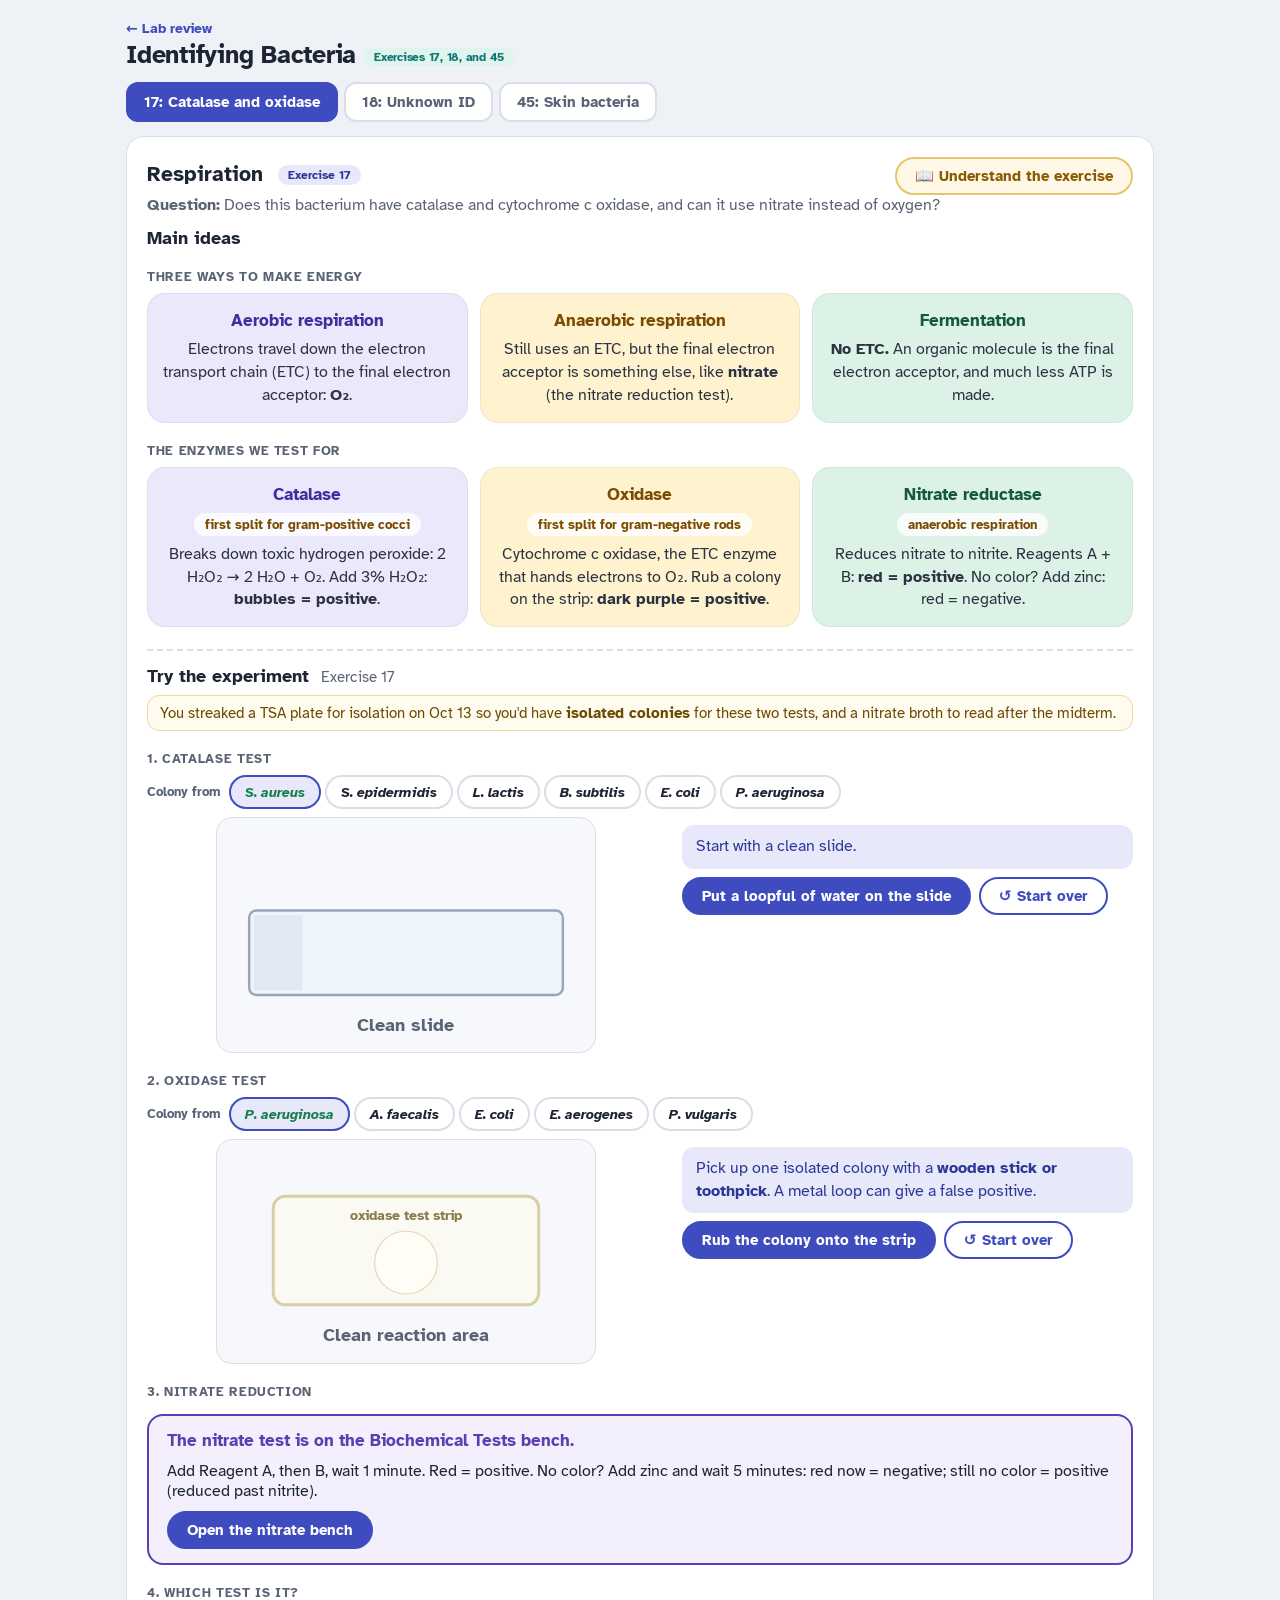
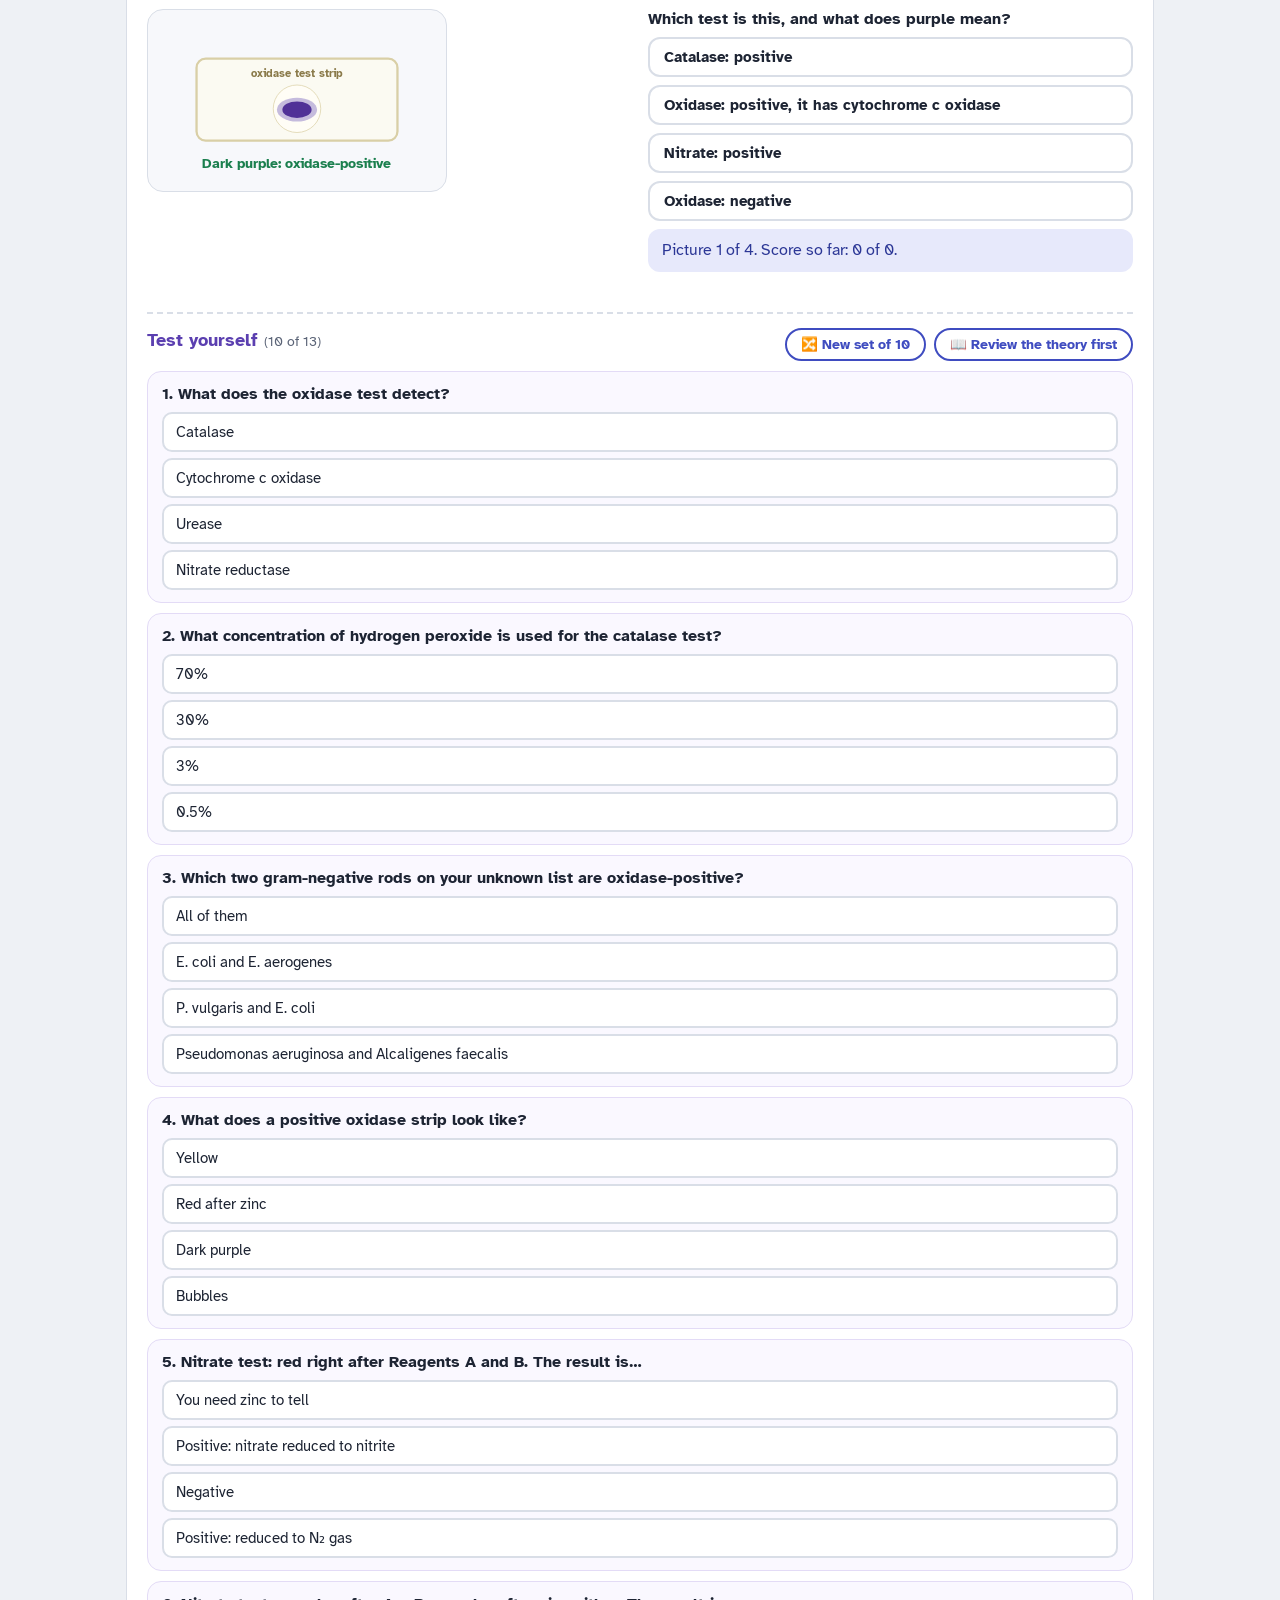
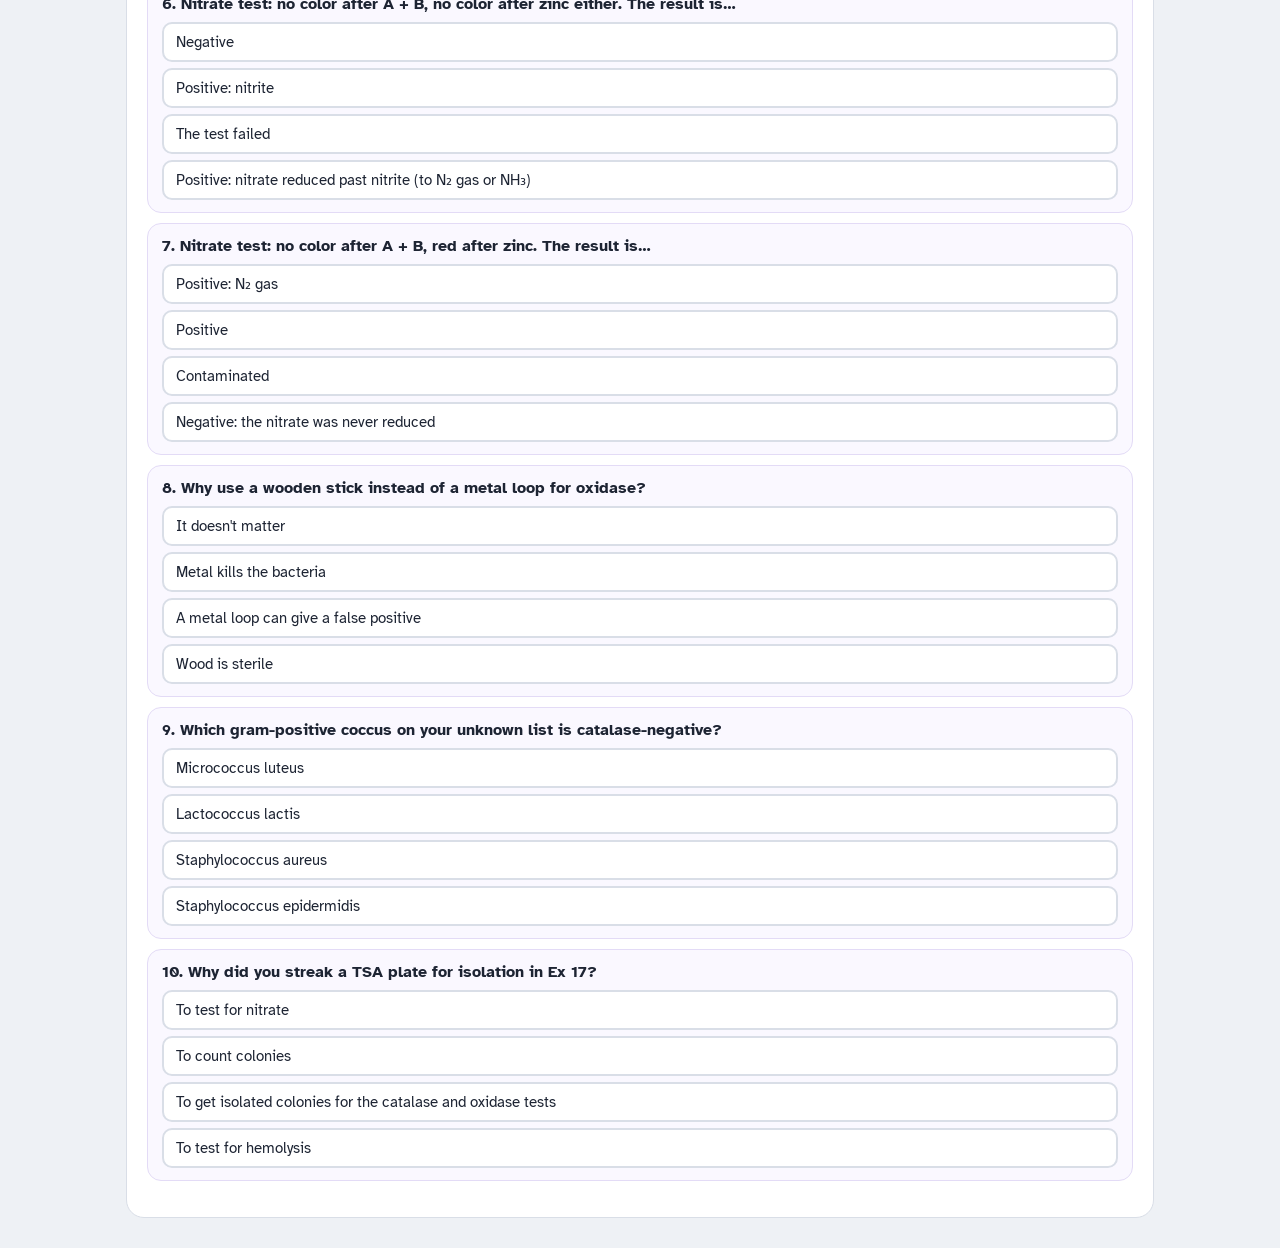
<file: identify.html>
<!DOCTYPE html>
<html lang="en">
<head>
<meta charset="utf-8">
<meta name="viewport" content="width=device-width, initial-scale=1">
<title>Identifying Bacteria | MicroLab</title>
<link rel="preconnect" href="https://fonts.googleapis.com">
<link rel="preconnect" href="https://fonts.gstatic.com" crossorigin>
<link href="https://fonts.googleapis.com/css2?family=Atkinson+Hyperlegible:wght@400;700&display=swap" rel="stylesheet">
<link rel="stylesheet" href="metab.css">
<link rel="stylesheet" href="lab.css">
<style>
  .fizz circle{animation:fizz 1.6s ease-in infinite}
  @keyframes fizz{0%{transform:translateY(0);opacity:0}15%{opacity:1}100%{transform:translateY(-26px);opacity:0}}
  @media (prefers-reduced-motion:reduce){.fizz circle{animation:none}}
  .keybox{display:grid;grid-template-columns:minmax(0,1fr) minmax(0,1fr);gap:16px;align-items:start}
  @media (max-width:820px){.keybox{grid-template-columns:1fr}}
  .pathlist{margin:6px 0 0;padding-left:20px;line-height:1.6}
  .cols3{display:grid;grid-template-columns:repeat(auto-fit,minmax(200px,1fr));gap:10px}
  .cols3 .card ul{margin:4px 0 0;padding-left:18px;line-height:1.5}
</style>
</head>
<body>
<div class="wrap" id="app"></div>

<script src="lab.js"></script>
<script>
(function(){
  const {$, f1, clamp, rnd, esc, shuffle, q, T, plateSVG, tubeSVG, orderGame, pictureGame, ideas} = MicroLab;
  const C_RED = "#d9443a", C_YEL = "#f2d23c";

  /* ================================================================= result pictures */
  /* catalase: a slide with a suspension; stage 0 bare, 1 water, 2 suspension, 3 + peroxide */
  function catalaseSVG(stage, pos){
    let s = `<rect x="20" y="70" width="260" height="70" rx="6" fill="#eef4fb" stroke="#9aa5b8" stroke-width="2"/><rect x="24" y="74" width="40" height="62" fill="#e2e8f2"/>`;
    if (stage >= 1) s += `<ellipse cx="160" cy="105" rx="${stage >= 3 ? 46 : 34}" ry="${stage >= 3 ? 22 : 16}" fill="${stage >= 2 ? "#efe6c8" : "#dcebfa"}" stroke="#b9c6d8"/>`;
    if (stage >= 3 && pos){
      s += `<g class="fizz">${Array.from({length:22}, (_, i) => `<circle cx="${f1(122 + rnd(i) * 76)}" cy="${f1(96 + rnd(i + 40) * 20)}" r="${f1(2.5 + rnd(i + 9) * 4)}" fill="#fff" stroke="#8fa3bf" stroke-width="1.2" style="animation-delay:${f1(rnd(i + 3) * 1.5)}s"/>`).join("")}</g>`;
      s += Array.from({length:14}, (_, i) => `<circle cx="${f1(124 + rnd(i + 70) * 72)}" cy="${f1(98 + rnd(i + 90) * 16)}" r="${f1(2 + rnd(i + 5) * 3)}" fill="#fff" stroke="#8fa3bf" stroke-width="1"/>`).join("");
    }
    if (stage === 2) s += `<line x1="200" y1="40" x2="168" y2="100" stroke="#c8a46a" stroke-width="6" stroke-linecap="round"/>`;
    s += T(150, 170, stage < 3 ? ["Clean slide", "Loopful of water", "Colony mixed in with a toothpick", ""][stage] : pos ? "Bubbles: catalase-positive" : "No bubbles: catalase-negative", {fs:15, c:stage < 3 ? "#5a6376" : pos ? "#1b7f4e" : "#b83a34"});
    return `<svg class="gsvg" viewBox="0 0 300 180" role="img" aria-label="Catalase test on a slide">${s}</svg>`;
  }
  /* oxidase strip: stage 0 clean, 1 rubbed, 2 read */
  function oxidaseSVG(stage, pos){
    let s = `<rect x="40" y="40" width="220" height="90" rx="10" fill="#fbfaf2" stroke="#d9cfa6" stroke-width="2.5"/>` + T(150, 60, "oxidase test strip", {fs:12, c:"#8a7a4a"});
    s += `<circle cx="150" cy="95" r="26" fill="#fffdf6" stroke="#e2d9b6"/>`;
    if (stage >= 1) s += `<ellipse cx="150" cy="96" rx="16" ry="9" fill="${stage >= 2 && pos ? "#4b2a8a" : "#efe6c8"}"/>`;
    if (stage >= 2 && pos) s += `<ellipse cx="150" cy="96" rx="22" ry="13" fill="#5b3fb0" opacity=".35"/>`;
    s += T(150, 160, stage < 2 ? ["Clean reaction area", "Colony rubbed on with a wooden stick"][stage] : pos ? "Dark purple: oxidase-positive" : "No color change: oxidase-negative", {fs:15, c:stage < 2 ? "#5a6376" : pos ? "#1b7f4e" : "#b83a34"});
    return `<svg class="gsvg" viewBox="0 0 300 172" role="img" aria-label="Oxidase strip">${s}</svg>`;
  }
  /* OF-dextrose pair, colors match the biochem bench: F both yellow, O open yellow / sealed red, N both red */
  function ofSVG(r){
    const open = r === "N" ? C_RED : C_YEL, openB = r === "O" ? "#e9923a" : open, sealed = r === "F" ? C_YEL : C_RED;
    const t = (x, top, bot, oil) => tubeSVG(x, 20, 40, 150, top, `<rect x="${x - 20}" y="120" width="40" height="60" fill="${bot}"/>${oil ? `<rect x="${x - 20}" y="50" width="40" height="16" fill="#f3e7a6"/>` : ""}`);
    return `<svg class="gsvg" viewBox="0 0 300 210" role="img" aria-label="OF-dextrose tubes">${t(100, open, openB, false)}${t(200, sealed, sealed, true)}${T(100, 196, "open", {fs:14})}${T(200, 196, "oil-sealed", {fs:14})}</svg>`;
  }
  function msaSVG(ferm){
    const pts = [[110, 90], [150, 80], [190, 96], [120, 130], [165, 125], [140, 160], [185, 155], [105, 170]];
    let inner = ferm ? `<circle cx="150" cy="125" r="78" fill="${C_YEL}" opacity=".85"/>` : "";
    inner += pts.map(([x, y]) => `<circle cx="${x}" cy="${y}" r="7" fill="${ferm ? "#f0c13a" : "#f7f3ea"}" stroke="#b8a067"/>`).join("");
    return `<svg class="gsvg" viewBox="0 0 300 260" role="img" aria-label="Mannitol salt agar plate">${plateSVG(150, 125, 105, "#ef9a8c", inner)}${T(150, 252, "Mannitol salt agar (MSA)", {fs:14})}</svg>`;
  }
  function vpSVG(pos){ return `<svg class="gsvg" viewBox="0 0 300 210" role="img" aria-label="MR-VP broth after Barritt's reagents">${tubeSVG(150, 20, 44, 160, pos ? "#d0455d" : "#b98a52")}${T(150, 202, "MR-VP broth + Barritt's reagents", {fs:13})}</svg>`; }
  function lactoseSVG(ag){
    const ex = `<path d="M140,186 L140,120 A10,10 0 0 1 160,120 L160,186" fill="${ag ? C_YEL : C_RED}" stroke="#6d7686" stroke-width="2"/>${ag ? `<rect x="142" y="112" width="16" height="26" rx="6" fill="#fbfcfe"/>` : ""}`;
    return `<svg class="gsvg" viewBox="0 0 300 220" role="img" aria-label="Lactose broth with a Durham tube">${tubeSVG(150, 20, 50, 176, ag ? C_YEL : C_RED, ex)}${T(150, 214, "Lactose broth + Durham tube", {fs:13})}</svg>`;
  }
  function citrateSVG(pos){
    const c = pos ? "#2f5fbf" : "#4f9a4a";
    return `<svg class="gsvg" viewBox="0 0 300 210" role="img" aria-label="Simmons citrate slant">${tubeSVG(150, 20, 46, 170, c, `<path d="M127,60 L173,96 L173,200 L127,200 Z" fill="${c}"/><rect x="127" y="20" width="46" height="40" fill="#fff"/><path d="M127,60 L173,96 L173,40 L127,40 Z" fill="#fff"/>${pos ? `<path d="M134,70 l8,6 l-6,4 l10,7 l-6,4 l10,7" stroke="#f3f0e2" stroke-width="3" fill="none"/>` : ""}`)}${T(150, 204, "Simmons citrate slant", {fs:13})}</svg>`;
  }
  /* microscope field for the Gram stain and endospore stain */
  function fieldSVG(kind){
    let cells = "";
    const rod = (x, y, a, c, L, W) => `<rect x="${f1(x - L / 2)}" y="${f1(y - W / 2)}" width="${L}" height="${W}" rx="${W / 2}" fill="${c}" transform="rotate(${f1(a)} ${f1(x)} ${f1(y)})"/>`;
    const P = "#5a2a98", K = "#e5588a";
    for (let i = 0; i < 9; i++){
      const x = 60 + rnd(i * 3 + kind.length) * 180, y = 50 + rnd(i * 7 + 11 + kind.length) * 150, a = rnd(i + 5) * 180;
      if (kind === "clusters") for (let j = 0; j < 6; j++) cells += `<circle cx="${f1(x + (rnd(i * 9 + j) - .5) * 20)}" cy="${f1(y + (rnd(i * 5 + j + 2) - .5) * 20)}" r="5" fill="${P}"/>`;
      if (kind === "tetrads") [[0, 0], [10, 0], [0, 10], [10, 10]].forEach(([dx, dy]) => { cells += `<circle cx="${f1(x + dx)}" cy="${f1(y + dy)}" r="5" fill="${P}"/>`; });
      if (kind === "chains") for (let j = 0; j < 4; j++) cells += `<circle cx="${f1(x + Math.cos(a) * j * 10)}" cy="${f1(y + Math.sin(a) * j * 10)}" r="4.6" fill="${P}"/>`;
      if (kind === "rods") cells += rod(x, y, a, P, 26, 9);
      if (kind === "bigrods") cells += rod(x, y, a, P, 40, 15);
      if (kind === "gnr") cells += rod(x, y, a, K, 22, 8);
      if (kind === "spores"){ cells += rod(x, y, a, K, 28, 10) + `<ellipse cx="${f1(x)}" cy="${f1(y)}" rx="5" ry="3.6" fill="#2f9e4f" transform="rotate(${f1(a)} ${f1(x)} ${f1(y)})"/>`; if (i % 3 === 0) cells += `<ellipse cx="${f1(x + 30)}" cy="${f1(y - 18)}" rx="5" ry="3.6" fill="#2f9e4f"/>`; }
    }
    const k = MicroLab.id("fc");
    return `<svg class="gsvg" viewBox="0 0 300 260" role="img" aria-label="Microscope field at 1000x"><circle cx="150" cy="125" r="120" fill="#1d2030"/><circle cx="150" cy="125" r="112" fill="#f6f4f7"/><clipPath id="${k}"><circle cx="150" cy="125" r="112"/></clipPath><g clip-path="url(#${k})">${cells}</g>${T(150, 254, kind === "spores" ? "Endospore stain, 1000×" : "Gram stain, 1000×", {fs:13})}</svg>`;
  }

  /* ================================================================= EXERCISE 17: catalase and oxidase */
  const CAT = [["Staphylococcus aureus", 1], ["Staphylococcus epidermidis", 1], ["Lactococcus lactis", 0], ["Bacillus subtilis", 1], ["Escherichia coli", 1], ["Pseudomonas aeruginosa", 1]];
  const OXI = [["Pseudomonas aeruginosa", 1], ["Alcaligenes faecalis", 1], ["Escherichia coli", 0], ["Enterobacter aerogenes", 0], ["Proteus vulgaris", 0]];
  function renderResp(body){
    body.innerHTML = `
      <div class="parthead first">Main ideas</div>
      ${ideas("Three ways to make energy", [
        ["Aerobic respiration", "Electrons travel down the electron transport chain (ETC) to the final electron acceptor: <b>O₂</b>."],
        ["Anaerobic respiration", "Still uses an ETC, but the final electron acceptor is something else, like <b>nitrate</b> (the nitrate reduction test)."],
        ["Fermentation", "<b>No ETC.</b> An organic molecule is the final electron acceptor, and much less ATP is made."]], {vocab:true})}
      ${ideas("The enzymes we test for", [
        ["Catalase", "Breaks down toxic hydrogen peroxide: 2 H₂O₂ → 2 H₂O + O₂. Add 3% H₂O₂: <b>bubbles = positive</b>.", "first split for gram-positive cocci"],
        ["Oxidase", "Cytochrome c oxidase, the ETC enzyme that hands electrons to O₂. Rub a colony on the strip: <b>dark purple = positive</b>.", "first split for gram-negative rods"],
        ["Nitrate reductase", "Reduces nitrate to nitrite. Reagents A + B: <b>red = positive</b>. No color? Add zinc: red = negative.", "anaerobic respiration"]])}
      <div class="parthead">Try the experiment <small>Exercise 17</small></div>
      <div class="note">You streaked a TSA plate for isolation on Oct 13 so you'd have <b>isolated colonies</b> for these two tests, and a nitrate broth to read after the midterm.</div>
      <div class="sect">1. Catalase test</div>
      <div class="row"><span class="lbl">Colony from</span><span id="cOrg"></span></div>
      <div class="bench2"><div class="panel tight" id="cPic" style="max-width:380px;justify-self:center;width:100%"></div><div><div class="benchhint" id="cMsg" role="status"></div><div class="row" id="cBtns"></div></div></div>
      <div class="sect">2. Oxidase test</div>
      <div class="row"><span class="lbl">Colony from</span><span id="oOrg"></span></div>
      <div class="bench2"><div class="panel tight" id="oPic" style="max-width:380px;justify-self:center;width:100%"></div><div><div class="benchhint" id="oMsg" role="status"></div><div class="row" id="oBtns"></div></div></div>
      <div class="sect">3. Nitrate reduction</div>
      <div class="bridge"><b>The nitrate test is on the Biochemical Tests bench.</b><span>Add Reagent A, then B, wait 1 minute. Red = positive. No color? Add zinc and wait 5 minutes: red now = negative; still no color = positive (reduced past nitrite).</span><div class="links"><a class="btn primary" href="biochem-tests.html#nitrate">Open the nitrate bench</a></div></div>
      <div class="sect">4. Which test is it?</div><div id="rGame"></div>`;
    const bench = (key, list, pic, steps) => {
      let org = 0, stage = 0;
      const chips = () => { $(key + "Org").innerHTML = list.map(([n], i) => `<button class="chip ${i === org ? "on" : ""}" data-i="${i}"><i>${n.replace(/^(\w)\w+ /, "$1. ")}</i></button>`).join(" "); };
      const draw = () => {
        $(key + "Pic").innerHTML = pic(stage, list[org][1]);
        const st = steps[stage];
        $(key + "Msg").className = "benchhint " + (stage === steps.length - 1 ? "good" : "");
        $(key + "Msg").innerHTML = typeof st.msg === "function" ? st.msg(list[org]) : st.msg;
        $(key + "Btns").innerHTML = (st.btn ? `<button class="btn primary" data-go="1">${st.btn}</button>` : "") + `<button class="btn secondary" data-re="1">↺ Start over</button>`;
      };
      $(key + "Org").onclick = e => { const b = e.target.closest("[data-i]"); if (!b) return; org = +b.dataset.i; stage = 0; chips(); draw(); };
      $(key + "Btns").onclick = e => { if (e.target.closest("[data-go]")) stage++; if (e.target.closest("[data-re]")) stage = 0; draw(); };
      chips(); draw();
    };
    bench("c", CAT, catalaseSVG, [
      {msg:"Start with a clean slide.", btn:"Put a loopful of water on the slide"},
      {msg:"Now pick up one <b>isolated colony</b>.", btn:"Mix a colony into the water with a toothpick"},
      {msg:"That's your suspension. Discard the toothpick in the biohazard container.", btn:"Add a drop of 3% H₂O₂"},
      {msg:([n, p]) => p ? `<b>Bubbles!</b> <i>${n}</i> is <b>catalase-positive</b>. Catalase breaks hydrogen peroxide into water and oxygen gas: 2 H₂O₂ → 2 H₂O + O₂. The O₂ is the bubbles.` : `<b>No bubbles.</b> <i>${n}</i> is <b>catalase-negative</b>. With no catalase, the H₂O₂ isn't broken down, so no O₂ gas forms. In your unknown key, this is how <i>L. lactis</i> splits off from the other gram-positive cocci.`}]);
    bench("o", OXI, oxidaseSVG, [
      {msg:"Pick up one isolated colony with a <b>wooden stick or toothpick</b>. A metal loop can give a false positive.", btn:"Rub the colony onto the strip"},
      {msg:"Watch the spot where you rubbed the colony. A positive changes color quickly, within seconds. Check your strip's directions for the exact time.", btn:"Read the strip"},
      {msg:([n, p]) => p ? `<b>Dark purple.</b> <i>${n}</i> is <b>oxidase-positive</b>: it has cytochrome c oxidase, the ETC enzyme that hands electrons to O₂. The reagent in the strip gets oxidized and turns purple.` : `<b>No color change.</b> <i>${n}</i> is <b>oxidase-negative</b>: no cytochrome c oxidase. In the gram-negative key, oxidase is the first split: <i>P. aeruginosa</i> and <i>A. faecalis</i> are positive; <i>E. coli</i>, <i>E. aerogenes</i>, and <i>P. vulgaris</i> are negative.`}]);
    const TESTS = ["Catalase", "Oxidase", "Nitrate reduction"];
    pictureGame($("rGame"), [
      {svg:catalaseSVG(3, true), ask:"Which test is this, and what enzyme does it detect?", opts:["Catalase: breaks down hydrogen peroxide", "Oxidase: cytochrome c oxidase", "Nitrate reductase", "Urease"], a:0, why:"Bubbles of O₂ after 3% H₂O₂."},
      {svg:oxidaseSVG(2, true), ask:"Which test is this, and what does purple mean?", opts:["Oxidase: positive, it has cytochrome c oxidase", "Catalase: positive", "Oxidase: negative", "Nitrate: positive"], a:0, why:"Dark purple on the strip = oxidase-positive."},
      {svg:oxidaseSVG(2, false), ask:"No color change on the oxidase strip. What's the result?", opts:["Oxidase-negative", "Oxidase-positive", "Catalase-negative", "Redo it with a metal loop"], a:0, why:"Use a wooden stick, not a metal loop, which can give a false positive."},
      {svg:catalaseSVG(3, false), ask:"No bubbles after the H₂O₂. Which gram-positive coccus from your unknown list does this point to?", opts:["Lactococcus lactis", "Staphylococcus aureus", "Micrococcus luteus", "Staphylococcus epidermidis"], a:0, why:"In the key, catalase-negative gram-positive cocci = L. lactis."}], {picW:300});
  }

  /* ================================================================= EXERCISE 18: the unknown */
  const ORGS = {
    saur:{n:"Staphylococcus aureus", col:"gpc", gram:"clusters", path:{cat:1, glu:1, man:1}},
    sepi:{n:"Staphylococcus epidermidis", col:"gpc", gram:"clusters", path:{cat:1, glu:1, man:0}},
    mlut:{n:"Micrococcus luteus", col:"gpc", gram:"tetrads", path:{cat:1, glu:0}},
    llac:{n:"Lactococcus lactis", col:"gpc", gram:"chains", path:{cat:0}},
    bsub:{n:"Bacillus subtilis", col:"gpr", gram:"rods", path:{spore:1, vp:1}},
    bmeg:{n:"Bacillus megaterium", col:"gpr", gram:"bigrods", path:{spore:1, vp:0}},
    paer:{n:"Pseudomonas aeruginosa", col:"gnr", gram:"gnr", path:{oxi:1, ofo:1}},
    afae:{n:"Alcaligenes faecalis", col:"gnr", gram:"gnr", path:{oxi:1, ofo:0}},
    ecol:{n:"Escherichia coli", col:"gnr", gram:"gnr", path:{oxi:0, lac:1, cit:0}},
    eaer:{n:"Enterobacter aerogenes", col:"gnr", gram:"gnr", path:{oxi:0, lac:1, cit:1}},
    pvul:{n:"Proteus vulgaris", col:"gnr", gram:"gnr", path:{oxi:0, lac:0}}};
  const COLS = {gpc:"Gram-positive cocci", gpr:"Gram-positive rods", gnr:"Gram-negative rods"};
  /* the keys from the class slides (Figures H.1 and H.2) */
  const KEYS = {
    gpc:{t:"cat", fig:"Figure H.2", "+":{t:"glu", "+":{t:"man", "+":"saur", "-":"sepi"}, "-":"mlut"}, "-":"llac"},
    gpr:{t:"spore", fig:"Figure H.2", "+":{t:"vp", "+":"bsub", "-":"bmeg"}},
    gnr:{t:"oxi", fig:"Figure H.1", "+":{t:"ofo", "+":"paer", "-":"afae"}, "-":{t:"lac", "+":{t:"cit", "+":"eaer", "-":"ecol"}, "-":"pvul"}}};
  const TINFO = {
    cat:{n:"Catalase", how:"3% hydrogen peroxide", pic:p => catalaseSVG(3, p), read:"Bubbles = +, no bubbles = −."},
    glu:{n:"Acid from glucose", how:"OF-dextrose tubes", pic:p => ofSVG(p ? "F" : "N"), read:"Yellow = acid = +. Red (no change) = −."},
    man:{n:"Acid from mannitol", how:"MSA plate", pic:p => msaSVG(p), read:"Yellow around the growth = mannitol fermented = +. Stays red = −."},
    spore:{n:"Endospore stain", how:"to confirm Bacillus", pic:() => fieldSVG("spores"), read:"Green endospores in pink cells = +."},
    vp:{n:"V-P test", how:"MR-VP broth", pic:p => vpSVG(p), read:"Red after Barritt's reagents = +. No red = −."},
    oxi:{n:"Oxidase", how:"oxidase strip", pic:p => oxidaseSVG(2, p), read:"Dark purple = +. No color change = −."},
    ofo:{n:"Glucose oxidized", how:"OF-dextrose tubes", pic:p => ofSVG(p ? "O" : "N"), read:"Open tube yellow (oxidized) = +. No change = −."},
    lac:{n:"Acid and gas from lactose", how:"lactose broth + Durham tube", pic:p => lactoseSVG(p), read:"Yellow AND a bubble = +. Red, no bubble = −."},
    cit:{n:"Citrate", how:"Simmons citrate slant", pic:p => citrateSVG(p), read:"Blue = +. Stays green = −."}};
  const short = k => ORGS[k].n.replace(/^(\w)\w+ /, "$1. ");

  function keySVG(col, path, cur){
    /* lay out the tree; path = list of node objects visited, cur = current node or leaf key */
    const root = KEYS[col], nodes = [], edges = [];
    const place = (nd, x, y, w, depth) => {
      const isLeaf = typeof nd === "string", id = nodes.length;
      nodes.push({nd, x, y, isLeaf});
      if (!isLeaf){
        const kids = ["+", "-"].filter(s => nd[s] !== undefined);
        kids.forEach((s, i) => {
          const cx = kids.length === 1 ? x : x + (i === 0 ? -w / 4 : w / 4);
          const cid = place(nd[s], cx, y + 78, kids.length === 1 ? w : w / 2, depth + 1);
          edges.push({a:id, b:cid, s});
        });
      }
      return id;
    };
    place(root, 300, 34, 600, 0);
    const H = Math.max(...nodes.map(n => n.y)) + 40;
    const onPath = n => path.includes(n.nd) || n.nd === cur;
    let s = "";
    edges.forEach(({a, b, s:sg}) => { const A = nodes[a], B = nodes[b], hot = onPath(A) && onPath(B); s += `<line x1="${A.x}" y1="${A.y + 16}" x2="${B.x}" y2="${B.y - 16}" stroke="${hot ? "#3f4cc0" : "#c3c9d4"}" stroke-width="${hot ? 3.5 : 2}"/>` + T((A.x + B.x) / 2 + (B.x < A.x ? -10 : B.x > A.x ? 10 : 12), (A.y + B.y) / 2 + 4, sg === "-" ? "−" : "+", {fs:16, c:hot ? "#3f4cc0" : "#8b93a3"}); });
    nodes.forEach(n => {
      const label = n.isLeaf ? short(n.nd) : TINFO[n.nd.t].n, w = Math.max(96, label.length * 8.2 + 20), here = n.nd === cur, hot = onPath(n);
      s += `<rect x="${f1(n.x - w / 2)}" y="${n.y - 16}" width="${f1(w)}" height="32" rx="8" fill="${here ? "#3f4cc0" : n.isLeaf ? (hot ? "#e1f3e8" : "#fbe8ef") : hot ? "#e7e9fb" : "#fff4d6"}" stroke="${here ? "#3f4cc0" : "#b9a8e0"}" stroke-width="1.5"/>` + T(n.x, n.y + 5, label, {fs:13, c:here ? "#fff" : "#343b4a", it:n.isLeaf});
    });
    return `<svg class="gsvg" viewBox="0 0 600 ${H}" role="img" aria-label="${esc(COLS[col])} key, based on ${root.fig}">${s}</svg><p class="mini" style="margin:4px 0 0">${COLS[col]}: based on ${root.fig}</p>`;
  }

  function renderUnknown(body){
    body.innerHTML = `
      <div class="sect">Your unknown is one of these 11</div>
      <div class="cols3">${Object.keys(COLS).map(c => `<div class="card"><h4>${COLS[c]}</h4><ul>${Object.keys(ORGS).filter(k => ORGS[k].col === c).map(k => `<li><i>${ORGS[k].n}</i></li>`).join("")}</ul></div>`).join("")}</div>
      <p class="mini">Your Gram stain tells you which column. Then go to Figure H.2 (positive) or Figure H.1 (negative).</p>
      <div class="sect">1. Identify a mystery unknown</div>
      <div class="row"><button class="btn primary" id="uNew">🎲 New mystery unknown</button><span class="mini" id="uCount"></span></div>
      <div class="keybox"><div class="panel tight" id="uPic" style="max-width:320px;justify-self:center;width:100%"></div><div><div class="benchhint" id="uMsg" role="status"></div><div class="ans" id="uAns" style="flex-direction:column;align-items:stretch"></div><div id="uDone"></div></div></div>
      <div class="panel" id="uKey" style="margin-top:12px"></div>
      <div class="sect">2. Cheat sheet: what to set up</div>
      <div class="cols3">
        <div class="card"><h4>Gram-positive cocci</h4><ul><li>Catalase: 3% hydrogen peroxide</li><li>Acid from glucose: OF-dextrose tubes</li><li>Acid from mannitol: MSA plate</li></ul></div>
        <div class="card"><h4>Gram-positive rods</h4><ul><li>V-P: MR-VP broth</li><li>Endospore stain to confirm <i>Bacillus</i></li></ul></div>
        <div class="card"><h4>Gram-negative rods</h4><ul><li>Oxidase: oxidase strip</li><li>Glucose oxidized: OF-dextrose tubes</li><li>Lactose: lactose broth + Durham tube</li><li>Citrate: Simmons citrate slant</li></ul></div>
        <div class="card"><h4>Gram-negative cocci</h4><ul><li>None of your 11 options</li><li>Redo your Gram stain</li></ul></div></div>
      <p class="mini">Everything is up front. Inoculate from your <b>working slant</b> (slant 2). Slant 1 is your stock: fridge, emergency only.</p>
      <div class="sect">3. Fix your Gram stain</div>
      <p class="labq" style="margin:0 0 6px">The Gram stain is the one result your instructor checks. Put the redo in order.</p><div id="uGram"></div>
      <div class="sect">4. Your Unknown Lab Report</div>
      <div class="tblwrap"><table class="tbl" style="min-width:0"><tr><th>Section</th><th>Points</th></tr>
        <tr><td>Title, UNKNOWN #, name, course and section, date submitted</td><td>4</td></tr>
        <tr><td>Ex 18 Purpose, Results table, and Conclusions (manual pp. 151 to 152). Write "not tested" for tests you skipped</td><td>10</td></tr>
        <tr><td>Flow chart of the tests you ran, in order (follows Appendix H)</td><td>5</td></tr>
        <tr><td>Write-up of every test in your flow chart: name and date, purpose, methods, results</td><td>2 + 5 + 5 + 10</td></tr>
        <tr><td>Discussion paragraph: your organism and its significance</td><td>5</td></tr>
        <tr><td>References: at least 2, APA format (Wikipedia is not a credible source)</td><td>4</td></tr></table></div>
      <div class="note"><b>Due Tuesday, Dec 1 at 11:59 PM on Canvas.</b> 50 points, plus 5 bonus for the correct ID. Minus 25% for each day late. Typed, double spaced, 12 point font, written in paragraphs (not bullet points). Keep your similarity score under 25%. Your instructor won't confirm your ID until after you turn it in.</div>`;
    let org, stage, node, path, wrong, solved = 0, log;
    const pick = () => {
      const keys = Object.keys(ORGS); let k; do { k = keys[Math.floor(Math.random() * keys.length)]; } while (k === org && keys.length > 1);
      org = k; stage = "gram"; node = null; path = []; wrong = 0; log = [];
      draw("Here's your Gram stain at 100× oil immersion. Which column of the key does it send you to?");
    };
    const draw = (msg, kind) => {
      const o = ORGS[org];
      $("uMsg").className = "benchhint " + (kind || ""); $("uMsg").innerHTML = msg;
      $("uDone").innerHTML = "";
      if (stage === "gram"){
        $("uPic").innerHTML = fieldSVG(o.gram);
        $("uAns").innerHTML = Object.keys(COLS).concat(["gnc"]).map(c => `<button data-col="${c}" style="text-align:left">${COLS[c] || "Gram-negative cocci"}</button>`).join("");
        $("uKey").innerHTML = `<p class="mini" style="margin:0">The key appears once you know your column.</p>`;
      } else if (stage === "test"){
        const ti = TINFO[node.t], res = o.path[node.t];
        $("uPic").innerHTML = ti.pic(!!res);
        $("uAns").innerHTML = `<p class="qq" style="margin:0 0 4px">${ti.n} <span class="mini">(${ti.how})</span>: read the result.</p>` + (node.t === "spore" ? `<button data-r="+" style="text-align:left">Positive: green endospores. It's a <i>Bacillus</i></button><button data-r="-" style="text-align:left">Negative: no endospores</button>` : `<button data-r="+">+ positive</button><button data-r="-">− negative</button>`);
        $("uKey").innerHTML = keySVG(o.col, path, node);
      } else {
        $("uPic").innerHTML = fieldSVG(o.gram);
        $("uAns").innerHTML = "";
        $("uKey").innerHTML = keySVG(o.col, path, org);
        $("uDone").innerHTML = `<p class="qq" style="margin:8px 0 4px">Your flow chart (this goes in your report, in order):</p><ol class="pathlist"><li>Gram stain: ${COLS[o.col].toLowerCase()}</li>${log.map(l => `<li>${l}</li>`).join("")}<li><b><i>${o.n}</i></b></li></ol>`;
      }
      $("uCount").textContent = solved ? `Solved: ${solved}` : "";
    };
    $("uAns").onclick = e => {
      const c = e.target.closest("[data-col]"), r = e.target.closest("[data-r]"), o = ORGS[org];
      if (c){
        if (c.dataset.col !== o.col){ c.classList.add("wrong"); c.disabled = true; wrong++; draw(c.dataset.col === "gnc" ? "Gram-negative cocci aren't one of your 11 options. If you saw that, you'd redo your Gram stain. Look again: purple or pink? Round or rod?" : "Not quite. Check the color (purple = gram-positive, pink = gram-negative) and the shape (cocci are round, rods are rod-shaped).", "warn"); return; }
        stage = "test"; node = KEYS[o.col];
        draw(`<b>${COLS[o.col]}</b>${o.gram === "tetrads" ? " (in tetrads)" : o.gram === "chains" ? " (in pairs and short chains)" : o.gram === "clusters" ? " (in clusters)" : o.gram === "bigrods" ? " (big ones!)" : ""}. Go to ${KEYS[o.col].fig}. First test: <b>${TINFO[node.t].n}</b>.`, "good");
        return;
      }
      if (r){
        const res = o.path[node.t] ? "+" : "-", ti = TINFO[node.t];
        if (r.dataset.r !== res){ r.classList.add("wrong"); r.disabled = true; wrong++; $("uMsg").className = "benchhint warn"; $("uMsg").innerHTML = `Look again. ${ti.read}`; return; }
        log.push(`${ti.n} (${ti.how}): ${res === "+" ? "+" : "−"}`);
        path.push(node);
        const next = node[res];
        if (typeof next === "string"){ stage = "done"; solved++; draw(`<b>It's <i>${ORGS[next].n}</i>!</b> ${next === "mlut" ? "Its yellow colonies back that up. " : next === "pvul" ? "Confirm it: <i>P. vulgaris</i> is H₂S + and indole +. " : next === "bmeg" ? "Its cells are much larger than <i>B. subtilis</i>. " : ""}Wrong turns: ${wrong}. Tap <b>New mystery unknown</b> for another.`, "good"); return; }
        node = next;
        draw(`${ti.n}: <b>${res === "+" ? "positive" : "negative"}</b>. Follow the ${res === "+" ? "+" : "−"} branch. Next test: <b>${TINFO[node.t].n}</b>.`, "good");
      }
    };
    $("uNew").onclick = pick;
    pick();
    orderGame($("uGram"), [
      {id:"a", cue:"the slide", text:"Clean your slide first.", why:"Old slides had debris on them."},
      {id:"b", cue:"choosing cells", text:"Use an isolated colony, and use more bacteria than last time.", why:""},
      {id:"c", cue:"drying", text:"Spread the cells and let the smear air dry completely.", why:""},
      {id:"d", cue:"heat fixing", text:"Heat fix, then pass the slide through the flame one more time.", why:""},
      {id:"e", cue:"the stain", text:"Follow your Exercise 7 steps. Do not over-decolorize.", why:"Over-decolorizing makes gram-positive cells look pink."},
      {id:"f", cue:"looking", text:"Look at 100× and record the Gram reaction, shape, and arrangement.", why:""},
      {id:"g", cue:"checking", text:"Show your instructor your slide.", why:"The Gram stain is the one result your instructor checks."}]);
  }

  /* ================================================================= EXERCISE 45: skin */
  /* colonies on a first MSA plate: type a = golden colony with yellow halo, b = white colony with yellow halo, c = white colony no halo, d = yellow pigmented colony no halo */
  const SKIN = [[105, 92, "a"], [168, 78, "c"], [205, 120, "b"], [120, 150, "c"], [175, 165, "d"], [140, 110, "a"], [92, 195, "c"], [210, 190, "c"], [150, 205, "b"]];
  const SKINFB = {
    a:["good", "<b>Great pick.</b> A golden colony with a <b>yellow halo</b>: it grew on high salt and fermented mannitol. Gram stain it and test it for catalase."],
    b:["good", "<b>Good pick.</b> A white colony with a <b>yellow halo</b>. The halo is the pH indicator turning yellow from acid, so it fermented mannitol. Gram stain it and test it for catalase."],
    c:["warn", "This colony grew, so it's salt-tolerant, but the agar around it is <b>still red</b>: no mannitol fermentation. Pick a colony with a yellow halo."],
    d:["warn", "Careful! The colony itself is yellow, but the agar around it is <b>still red</b>. That's <b>pigment</b> (a color made by the cells), not acid. No mannitol fermentation. Pick a colony with a yellow halo."]};
  function skinPlateSVG(sel){
    let inner = "";
    SKIN.forEach(([x, y, t]) => { if (t === "a" || t === "b") inner += `<circle cx="${x}" cy="${y}" r="24" fill="${C_YEL}" opacity=".8"/>`; });
    SKIN.forEach(([x, y, t], i) => { inner += `<g class="svgbtn" data-sk="${i}"><circle cx="${x}" cy="${y}" r="26" fill="transparent"/><circle cx="${x}" cy="${y}" r="${t === "d" ? 9 : 10}" fill="${t === "a" ? "#e8b52a" : t === "d" ? "#f2d23c" : "#f7f3ea"}" stroke="${sel === i ? "#3f4cc0" : "#b8a067"}" stroke-width="${sel === i ? 3.5 : 1}"/></g>`; });
    return `<svg class="gsvg" viewBox="0 0 300 300" role="img" aria-label="First mannitol salt agar plate from a skin swab: tap a colony">${plateSVG(150, 145, 128, "#ef9a8c", inner)}${T(150, 294, "Your first MSA plate: tap a colony to pick", {fs:13})}</svg>`;
  }
  function renderSkin(body){
    body.innerHTML = `
      <div class="parthead first">Main ideas</div>
      ${ideas("Key vocab", [
        ["Normal skin microbiota", "Bacteria that live on healthy skin. Most are gram-positive and salt-tolerant, like <i>Staphylococcus</i>."],
        ["Selective (MSA)", "High salt lets only <b>salt-tolerant</b> organisms grow."],
        ["Differential (MSA)", "Mannitol fermenters make acid, so phenol red turns <b>yellow</b> around the colony."],
        ["Pigment", "A color made by the <b>cells themselves</b>, not a change in the agar."],
        ["Coagulase", "An enzyme that <b>clots fibrin</b> in blood. Coagulase-positive staph = <i>S. aureus</i>."]], {vocab:true})}
      <div class="sect">Why is skin a tough place to live?</div>
      <div class="cards">${[["Dry keratin layers", "Epidermis cells are not easily colonized."], ["Sebum", "Oil gland secretions inhibit bacterial growth."], ["Salty sweat", "Creates a hypertonic environment."], ["Low pH (3 to 5)", "<i>Propionibacterium</i> makes propionic acid from sebum."]].map(([h, p]) => `<div class="card"><h4>${h}</h4><p>${p}</p></div>`).join("")}</div>
      <p class="mini"><b>Who survives?</b> Most skin bacteria are gram-positive and salt-tolerant. Moist areas (axilla, sides of the nose) have more bacteria than dry arms and legs.</p>
      <div class="parthead">Try the experiment <small>Exercise 45</small></div>
      <div class="sect">Day 1: swab and streak</div><div id="sOrder"></div>
      <div class="sect">Day 2: read your MSA plate and pick a colony</div>
      <p class="labq" style="margin:0 0 6px">Record colony appearance, <b>pigment</b> (a color made by the cells), and <b>mannitol fermentation</b> (yellow change in the indicator around colonies). Then pick a colony with a yellow halo.</p>
      <div class="bench2"><div class="panel tight" id="sPlate" style="max-width:380px;justify-self:center;width:100%"></div><div><div class="benchhint" id="sMsg" role="status">Tap a colony.</div><div id="sNext"></div></div></div>
      <div class="sect">Day 3: identification</div>
      <p class="labq" style="margin:0 0 6px">Day 3 is short: drop the coagulase reagent onto your colonies on the plate and watch for clotting. Coagulase is an enzyme that clots fibrin in blood, and it separates <i>S. aureus</i> from other <i>Staphylococcus</i> species.</p>
      <div id="sCoag"></div>
      <div class="sect">From the bench to the bedside</div>
      <div class="cards"><div class="card"><p><i>S. aureus</i> causes skin and wound infections and can spread to blood and bone. Many carriers have it in the nose with no symptoms.</p></div><div class="card"><p><b>MRSA</b> (methicillin-resistant <i>S. aureus</i>) is a major healthcare-associated infection. Resistance is checked with a Kirby-Bauer test, like Ex 25.</p></div><div class="card"><p>Ex 26 showed handwashing removes transient bacteria. Ex 45 shows what lives on skin permanently. Hand hygiene between patients stops you from carrying one patient's <i>S. aureus</i> to the next.</p></div></div>`;
    orderGame($("sOrder"), [
      {id:"a", cue:"wetting the swab", text:"Wet the sterile swab with saline, then push it against the wall of the tube to express the excess.", why:""},
      {id:"b", cue:"swabbing", text:"Swab a skin surface (sides of the nose, axilla, an elbow, or a pus-filled sore). Write down the spot: it's your source of inoculum.", why:"Moist areas usually give more growth."},
      {id:"c", cue:"inoculating", text:"Swab one-third of the MSA plate with the swab.", why:""},
      {id:"d", cue:"the used swab", text:"Discard the swab in disinfectant.", why:""},
      {id:"e", cue:"streaking", text:"With a sterile loop, streak back and forth into the swabbed area a few times, then streak away to cover about one-third of the agar.", why:""},
      {id:"f", cue:"spreading", text:"Sterilize your loop and spread the bacteria over the rest of the agar.", why:"Swab, loop, spread: thirds of the plate."},
      {id:"g", cue:"finishing", text:"Seal the plate with tape and label the bottom: name, date, section, swab site.", why:"Taped plates go on the tray up front."}]);
    let sel = null, pickedOk = false;
    const drawPlate = () => { $("sPlate").innerHTML = skinPlateSVG(sel); };
    $("sPlate").onclick = e => {
      const g = e.target.closest("[data-sk]"); if (!g) return;
      sel = +g.dataset.sk; drawPlate();
      const [kind, txt] = SKINFB[SKIN[sel][2]];
      $("sMsg").className = "benchhint " + kind; $("sMsg").innerHTML = txt;
      if (kind === "good" && !pickedOk){ pickedOk = true; steps(); }
    };
    const steps = () => {
      $("sNext").innerHTML = `<div class="row"><button class="btn primary" id="sGram">1. Gram stain it</button></div>`;
      $("sGram").onclick = () => {
        $("sNext").innerHTML = `<div class="panel tight" style="max-width:260px">${fieldSVG("clusters")}</div><p class="mini">Gram-positive cocci in clusters. That's what you're looking for.</p><div class="row"><button class="btn primary" id="sCat">2. Catalase test it</button></div>`;
        $("sCat").onclick = () => {
          $("sNext").innerHTML = `<div class="panel tight" style="max-width:300px">${catalaseSVG(3, true)}</div><p class="mini">Suspension in a loopful of water on a slide (toothpick), plus a drop of 3% H₂O₂. Bubbles = catalase-positive. Toothpick goes in the biohazard container.</p>
            <p class="qq" style="margin:8px 0 6px">Gram-positive coccus, catalase-positive, from a yellow-halo colony. Subculture it?</p><div class="ans"><button data-sub="1">Yes: subculture it onto another MSA plate</button><button data-sub="0">No: throw it out</button></div>`;
          $("sNext").querySelector(".ans").onclick = e => {
            const b = e.target.closest("[data-sub]"); if (!b) return;
            if (b.dataset.sub === "1"){ b.classList.add("right"); $("sMsg").className = "benchhint good"; $("sMsg").innerHTML = "<b>Yes!</b> Subculture it onto another MSA plate, label the bottom, tape it, and put it on the tray. <b>Never subculture a colony that hasn't been tested for catalase.</b> (Your notebook asks why. Think about which genus you're trying to carry forward.)"; }
            else { b.classList.add("wrong"); b.disabled = true; $("sMsg").className = "benchhint warn"; $("sMsg").innerHTML = "This is exactly the colony you want: a catalase-positive, gram-positive coccus from a yellow-halo colony."; }
          };
        };
      };
    };
    drawPlate();
    pictureGame($("sCoag"), [
      {svg:coagSVG(true), ask:"You dropped coagulase reagent on this colony. What's the result?", opts:["Coagulase-positive: it clotted, so it's S. aureus", "Coagulase-negative: another Staphylococcus", "Catalase-positive", "Mannitol fermenter"], a:0, why:"Clotting = coagulase-positive. Coagulase is what separates S. aureus from the other staph."},
      {svg:coagSVG(false), ask:"No clotting after the coagulase reagent. What's the result?", opts:["Coagulase-negative: a Staphylococcus other than S. aureus, like S. epidermidis", "Coagulase-positive: S. aureus", "The colony is dead", "Gram-negative"], a:0, why:"No clot = coagulase-negative."}], {picW:300, keepOrder:true});
  }
  /* coagulase on a colony: clumped (clotted) vs. smooth */
  function coagSVG(pos){
    let inner = `<circle cx="150" cy="120" r="70" fill="${C_YEL}" opacity=".8"/><circle cx="150" cy="120" r="36" fill="${pos ? "#e8b52a" : "#f7f3ea"}" stroke="#b8a067"/>`;
    inner += `<ellipse cx="150" cy="120" rx="44" ry="40" fill="#f6e3c8" opacity=".55" stroke="#d9b98a"/>`;
    if (pos) inner += Array.from({length:16}, (_, i) => `<circle cx="${f1(122 + rnd(i + 3) * 56)}" cy="${f1(92 + rnd(i + 30) * 56)}" r="${f1(4 + rnd(i + 8) * 5)}" fill="#c9a26a" opacity=".85"/>`).join("");
    return `<svg class="gsvg" viewBox="0 0 300 260" role="img" aria-label="${pos ? "Clotted" : "Smooth"} coagulase drop on a colony">${plateSVG(150, 120, 105, "#ef9a8c", inner)}${T(150, 252, pos ? "Clumps: it clotted" : "Smooth: no clot", {fs:14, c:pos ? "#1b7f4e" : "#b83a34"})}</svg>`;
  }

  /* ================================================================= theory pictures */
  const PICS = {
    etc:() => {
      let s = "";
      const box = (x, t, c, sub) => `<rect x="${x}" y="24" width="160" height="56" rx="10" fill="${c}" stroke="#b9a8e0"/>` + T(x + 80, 48, t, {fs:13}) + (sub ? T(x + 80, 68, sub, {fs:11, w:400}) : "");
      s += box(10, "Glucose → NADH", "#fff4d6", "electrons picked up") + box(200, "Electron transport chain", "#e7e9fb", "cytochromes") + box(390, "Cytochrome c oxidase", "#f3effd", "the OXIDASE test") + box(580, "O₂ → H₂O", "#e1f3e8", "final electron acceptor");
      [170, 360, 550].forEach(x => { s += `<path d="M${x + 4},52 l22,0 m-6,-6 l6,6 l-6,6" stroke="#4b2a8a" stroke-width="2.5" fill="none"/>`; });
      s += `<rect x="390" y="104" width="350" height="46" rx="10" fill="#fbe8e7" stroke="#e0b4b0"/>` + T(565, 124, "Side product: H₂O₂ (toxic)", {fs:13}) + T(565, 142, "catalase: 2 H₂O₂ → 2 H₂O + O₂ (bubbles)", {fs:12, w:400});
      s += `<path d="M660,80 l0,20" stroke="#b83a34" stroke-width="2.5"/>`;
      return `<svg class="gsvg" viewBox="0 0 750 160" role="img" aria-label="Aerobic respiration: electrons flow through the ETC to cytochrome c oxidase and oxygen; catalase breaks down hydrogen peroxide">${s}</svg>`;
    }
  };

  /* ================================================================= tabs */
  const TABS = {
    resp:{tab:"17: Catalase and oxidase", title:"Respiration", ex:"Exercise 17", render:renderResp,
      question:"Does this bacterium have catalase and cytochrome c oxidase, and can it use nitrate instead of oxygen?",
      how:["In <b>aerobic respiration</b>, electrons travel down the electron transport chain (ETC) to a <b>final electron acceptor: O₂</b>. In <b>anaerobic respiration</b> the final acceptor is something else, like <b>nitrate</b> (the nitrate reduction test). Fermentation uses no ETC at all.",
        "<b>Oxidase test:</b> detects <b>cytochrome c oxidase</b>, the ETC enzyme that passes electrons to O₂. Rub a colony on the oxidase strip with a wooden stick: <b>dark purple = positive</b>. A metal loop can give a false positive.",
        "<b>Catalase test:</b> using O₂ can make toxic <b>hydrogen peroxide</b>. Catalase breaks it down: 2 H₂O₂ → 2 H₂O + O₂. Make a suspension of a colony in a loopful of water on a slide (toothpick), add a drop of <b>3% H₂O₂</b>: <b>bubbles = positive</b>.",
        "<b>Nitrate reduction:</b> Reagent A (sulfanilic acid) + B (α-naphthylamine), wait 1 min. <b>Red = positive</b> (nitrate reduced to nitrite). No color? Add zinc, wait 5 min: <b>red = negative</b> (nitrate still there), <b>no color = positive</b> (reduced past nitrite, to N₂ gas or NH₃).",
        "These tests show up again in your unknown key: <b>catalase</b> is the first split for gram-positive cocci, and <b>oxidase</b> is the first split for gram-negative rods."],
      more:[["Where each enzyme fits", "etc", []]],
      quiz:[
        q("What is the final electron acceptor in aerobic respiration?", ["Oxygen (O₂)", "Nitrate", "Glucose", "Hydrogen peroxide"], 0, "In anaerobic respiration it can be nitrate instead."),
        q("What does the oxidase test detect?", ["Cytochrome c oxidase", "Catalase", "Nitrate reductase", "Urease"], 0, "It's the ETC enzyme that passes electrons to O₂."),
        q("What does a positive oxidase strip look like?", ["Dark purple", "Bubbles", "Red after zinc", "Yellow"], 0, "No color change = negative."),
        q("Why use a wooden stick instead of a metal loop for oxidase?", ["A metal loop can give a false positive", "Wood is sterile", "Metal kills the bacteria", "It doesn't matter"], 0, "Pick up the colony with a wooden stick or toothpick."),
        q("What does catalase do?", ["Breaks hydrogen peroxide into water and oxygen", "Passes electrons to O₂", "Reduces nitrate", "Ferments glucose"], 0, "2 H₂O₂ → 2 H₂O + O₂."),
        q("What concentration of hydrogen peroxide is used for the catalase test?", ["3%", "30%", "0.5%", "70%"], 0, "From the cheat sheet: catalase, 3% hydrogen peroxide."),
        q("What does a positive catalase test look like?", ["Bubbles", "Purple color", "Red color", "Black precipitate"], 0, "The bubbles are O₂ gas."),
        q("Which gram-positive coccus on your unknown list is catalase-negative?", ["Lactococcus lactis", "Staphylococcus aureus", "Micrococcus luteus", "Staphylococcus epidermidis"], 0, "Catalase is the first split in the gram-positive cocci key."),
        q("Which two gram-negative rods on your unknown list are oxidase-positive?", ["Pseudomonas aeruginosa and Alcaligenes faecalis", "E. coli and E. aerogenes", "P. vulgaris and E. coli", "All of them"], 0, "Oxidase is the first split in the gram-negative rods key."),
        q("Nitrate test: red right after Reagents A and B. The result is…", ["Positive: nitrate reduced to nitrite", "Negative", "Positive: reduced to N₂ gas", "You need zinc to tell"], 0, "Stop there. No zinc needed."),
        q("Nitrate test: no color after A + B, no color after zinc either. The result is…", ["Positive: nitrate reduced past nitrite (to N₂ gas or NH₃)", "Negative", "The test failed", "Positive: nitrite"], 0, "There was no nitrate left for the zinc to act on."),
        q("Nitrate test: no color after A + B, red after zinc. The result is…", ["Negative: the nitrate was never reduced", "Positive", "Positive: N₂ gas", "Contaminated"], 0, "Zinc turned the leftover nitrate into nitrite."),
        q("Why did you streak a TSA plate for isolation in Ex 17?", ["To get isolated colonies for the catalase and oxidase tests", "To test for nitrate", "To count colonies", "To test for hemolysis"], 0, "You used those isolated colonies two weeks later.")]},
    unknown:{tab:"18: Unknown ID", title:"Unknown Identification", ex:"Exercise 18", render:renderUnknown,
      question:"Which of the 11 possible bacteria is your unknown?",
      how:["Your unknown is one of <b>11</b>: gram-positive cocci (<i>S. aureus</i>, <i>S. epidermidis</i>, <i>M. luteus</i>, <i>L. lactis</i>), gram-positive rods (<i>B. subtilis</i>, <i>B. megaterium</i>), and gram-negative rods (<i>P. aeruginosa</i>, <i>A. faecalis</i>, <i>E. coli</i>, <i>E. aerogenes</i>, <i>P. vulgaris</i>).",
        "<b>The Gram stain picks your column.</b> Then follow Figure H.2 (gram-positive) or Figure H.1 (gram-negative), one test at a time.",
        "<b>Gram-positive cocci:</b> catalase − → <i>L. lactis</i>. Catalase + → acid from glucose: − → <i>M. luteus</i> (yellow colonies). + → acid from mannitol (MSA): + <i>S. aureus</i>, − <i>S. epidermidis</i>.",
        "<b>Gram-positive rods:</b> both make endospores (<i>B. megaterium</i> cells are much larger). V-P + → <i>B. subtilis</i>, V-P − → <i>B. megaterium</i>. V-P positive = red after Barritt's reagents.",
        "<b>Gram-negative rods:</b> oxidase + → glucose oxidized (OF-dextrose): + <i>P. aeruginosa</i>, − <i>A. faecalis</i>. Oxidase − → acid and gas from lactose: − → <i>P. vulgaris</i> (H₂S +, indole +). + → citrate: + <i>E. aerogenes</i>, − <i>E. coli</i>."],
      more:[["Working rules", null, ["Work alone. No hints or ID checks until your report is in. The Gram stain is the one result your instructor checks. Contamination? Tell your instructor right away.", "Each day: read the tests you set up last class and record them, follow the key to your next test, inoculate from your working slant, and repeat only the tests that were unclear.", "Label everything: date, section, initials, unknown #, time and temp. Stock slant goes to the fridge rack."]],
        ["Writing up each test", null, ["For every test in your flow chart: <b>name and date</b> (the date you started it), <b>purpose</b> (the goal and possible results), <b>methods</b> (key steps as you did them: reagents, incubation time and temperature), and <b>results</b> (what you saw, what you concluded, and any tricky reads).", "Repeated a test? Write it up once, then say how many times you repeated it, why, and your final call."]]],
      quiz:[
        q("What tells you which column of the key to use?", ["The Gram stain", "The catalase test", "Colony color", "The oxidase test"], 0, "Then Figure H.2 (positive) or Figure H.1 (negative)."),
        q("You see gram-negative cocci. What do you do?", ["Redo your Gram stain: none of the 11 options are gram-negative cocci", "Call it Micrococcus", "Use Figure H.1", "Run oxidase"], 0, "From the cheat sheet."),
        q("Gram-positive cocci, catalase-negative. What is it?", ["Lactococcus lactis", "Staphylococcus aureus", "Micrococcus luteus", "Staphylococcus epidermidis"], 0, "Catalase is the first split for gram-positive cocci."),
        q("Gram-positive cocci, catalase +, no acid from glucose, yellow colonies. What is it?", ["Micrococcus luteus", "Staphylococcus aureus", "Lactococcus lactis", "Staphylococcus epidermidis"], 0, "No acid from glucose in the OF-dextrose tubes."),
        q("Which test separates S. aureus from S. epidermidis in the key?", ["Acid from mannitol on an MSA plate", "Catalase", "Oxidase", "V-P"], 0, "S. aureus ferments mannitol (yellow); S. epidermidis doesn't."),
        q("Which test separates B. subtilis from B. megaterium?", ["V-P test", "Endospore stain", "Catalase", "Citrate"], 0, "V-P + = B. subtilis. Both make endospores."),
        q("What does a positive V-P look like?", ["Red after Barritt's reagents", "Bubbles", "Blue slant", "Dark purple strip"], 0, "V-P negative = no red."),
        q("What is the first test for gram-negative rods?", ["Oxidase", "Citrate", "Lactose", "Catalase"], 0, "Oxidase + goes to glucose oxidized; oxidase − goes to lactose."),
        q("Gram-negative rod, oxidase +, glucose oxidized +. What is it?", ["Pseudomonas aeruginosa", "Alcaligenes faecalis", "Escherichia coli", "Proteus vulgaris"], 0, "Oxidase + and glucose oxidized − = A. faecalis."),
        q("Gram-negative rod, oxidase −, no acid or gas from lactose. What is it?", ["Proteus vulgaris", "Escherichia coli", "Enterobacter aerogenes", "Pseudomonas aeruginosa"], 0, "Confirm: H₂S +, indole +."),
        q("Oxidase −, lactose acid and gas +, citrate +. What is it?", ["Enterobacter aerogenes", "Escherichia coli", "Proteus vulgaris", "Alcaligenes faecalis"], 0, "Citrate − would be E. coli."),
        q("Which slant do you inoculate your tests from?", ["Slant 2, the working culture", "Slant 1, the stock", "Either one", "Neither: use the broth"], 0, "Slant 1 is stock: fridge, emergency only."),
        q("Which result will your instructor check for you?", ["Your Gram stain", "Your final ID", "Your catalase", "None"], 0, "No ID checks until your report is in."),
        q("When is the Unknown Lab Report due?", ["Tuesday, Dec 1 at 11:59 PM on Canvas", "Friday, Nov 27", "At the final exam", "Monday, Dec 7"], 0, "50 points, plus 5 bonus for the correct ID. Minus 25% per day late."),
        q("Which is NOT a credible reference for your report?", ["Wikipedia", "A journal article", "A professional website", "A textbook"], 0, "At least 2 references in APA format.")]},
    skin:{tab:"45: Skin bacteria", title:"Bacteria of the Skin", ex:"Exercise 45", render:renderSkin,
      question:"What bacteria live on your skin, and how do you find Staphylococcus aureus among them?",
      how:["Objectives: isolate and identify bacteria from human skin, give an example of normal skin microbiota, list characteristics used to identify the staphylococci, and explain why many bacteria can't grow on skin.",
        "Skin is tough to live on: <b>dry keratin layers</b>, <b>sebum</b> (inhibits growth), <b>salty sweat</b> (hypertonic), and <b>low pH (3 to 5)</b>, partly from propionic acid made by <i>Propionibacterium</i>. Most skin bacteria are <b>gram-positive and salt-tolerant</b>. Moist areas have more bacteria.",
        "<b>Mannitol salt agar (MSA)</b> is <b>selective</b>: high salt lets only salt-tolerant organisms grow. It is <b>differential</b>: mannitol fermenters make acid, the pH drops, and phenol red turns <b>yellow</b>. <i>S. aureus</i>: yellow halo (ferments). <i>S. epidermidis</i>: stays red (grows only).",
        "<b>Pigment vs. indicator:</b> pigment is a color made by the cells themselves. Mannitol fermentation is a yellow change in the <b>agar around</b> the colony.",
        "<i>Staphylococcus aureus</i> forms golden yellow colonies, is part of the normal skin microbiota, and is also a pathogen. It makes <b>coagulase</b>, an enzyme that clots fibrin in blood. The coagulase test separates <i>S. aureus</i> from other <i>Staphylococcus</i> species.",
        "Three periods: <b>Day 1</b> swab and streak on MSA. <b>Day 2</b> Gram stain and catalase on a yellow-halo colony, then subculture. <b>Day 3</b> drop coagulase on your colonies: clotting = <i>S. aureus</i>."],
      more:[["Day 2 safety", null, ["BSL-2: these bacteria could be pathogens. Gloves on, and keep cultures on the bench.", "Do not subculture a colony that hasn't been tested for catalase."]],
        ["Your notebook", null, ["Hypothesis (from the manual): \"You will culture ___ from your skin.\" Write down the exact spot you swabbed: that's your source of inoculum. Leave room for the First Mannitol Salt Plate table (colony description, pigment, mannitol fermentation)."]]],
      quiz:[
        q("Which of these makes skin a tough place for bacteria?", ["Salty sweat creates a hypertonic environment", "Skin is always wet", "Skin has a high pH", "Skin has no oils"], 0, "Also dry keratin, sebum, and low pH (3 to 5)."),
        q("Which organism makes propionic acid from sebum?", ["Propionibacterium", "Staphylococcus aureus", "E. coli", "Bacillus subtilis"], 0, "That helps keep skin pH low."),
        q("Most skin bacteria are…", ["Gram-positive and salt-tolerant", "Gram-negative rods", "Strict anaerobes only", "Endospore formers"], 0, "That's why MSA works for skin."),
        q("Which skin areas usually give more growth?", ["Moist areas: axilla, sides of the nose", "Dry arms and legs", "Fingernails only", "They're all the same"], 0, "Moist areas have more bacteria."),
        q("What makes MSA selective?", ["High salt lets only salt-tolerant organisms grow", "Mannitol", "Phenol red", "Its pH"], 0, "The mannitol + phenol red part is the differential part."),
        q("What makes the yellow halo on MSA?", ["Mannitol fermentation makes acid, so phenol red turns yellow", "Pigment from the cells", "Salt crystals", "Dead cells"], 0, "Ferments mannitol → acid → pH drops → yellow."),
        q("A yellow colony sits on agar that is still red. What is that?", ["Pigment, not mannitol fermentation", "Mannitol fermentation", "Contamination", "Coagulase"], 0, "Pigment is a color made by the cells, not a change in the indicator."),
        q("What does coagulase do?", ["Clots fibrin in blood", "Breaks down hydrogen peroxide", "Ferments mannitol", "Makes pigment"], 0, "The coagulase test separates S. aureus from other staph."),
        q("How do you prepare the swab?", ["Wet it with saline, then press it against the tube wall to express the excess", "Use it dry", "Dip it in alcohol", "Soak it in broth"], 0, "Then swab your skin and record the spot."),
        q("How do you inoculate the MSA plate?", ["Swab one-third, streak back and forth into it with a loop, then sterilize the loop and spread over the rest", "Swab the whole plate", "Stab it with a needle", "Pour the swab into the agar"], 0, "Thirds of the plate: swab, loop, spread."),
        q("How do you do the catalase test on Day 2?", ["Suspend a colony in a loopful of water on a slide with a toothpick, then add a drop of 3% H₂O₂", "Add H₂O₂ to the MSA plate", "Rub the colony on an oxidase strip", "Add Kovac's reagent"], 0, "Bubbles = catalase-positive."),
        q("Which colony do you subculture onto a second MSA plate?", ["A catalase-positive, gram-positive coccus from a yellow-halo colony", "Any colony", "A colony that hasn't been tested yet", "A red, no-halo colony only"], 0, "Never subculture a colony that hasn't been tested for catalase."),
        q("You drop coagulase reagent on a yellow-halo colony and it clots. What is it?", ["Staphylococcus aureus", "Staphylococcus epidermidis", "Micrococcus luteus", "Propionibacterium"], 0, "Coagulase-positive = S. aureus."),
        q("What is MRSA?", ["Methicillin-resistant Staphylococcus aureus", "A mannitol salt agar recipe", "A type of skin pH", "A gram-negative rod"], 0, "Resistance is checked with a Kirby-Bauer test, like Ex 25.")]}
  };

  MicroLab.page({title:"Identifying Bacteria", chap:"Exercises 17, 18, and 45", tabs:TABS, pics:PICS});
})();
</script>
</body>
</html>
</file>
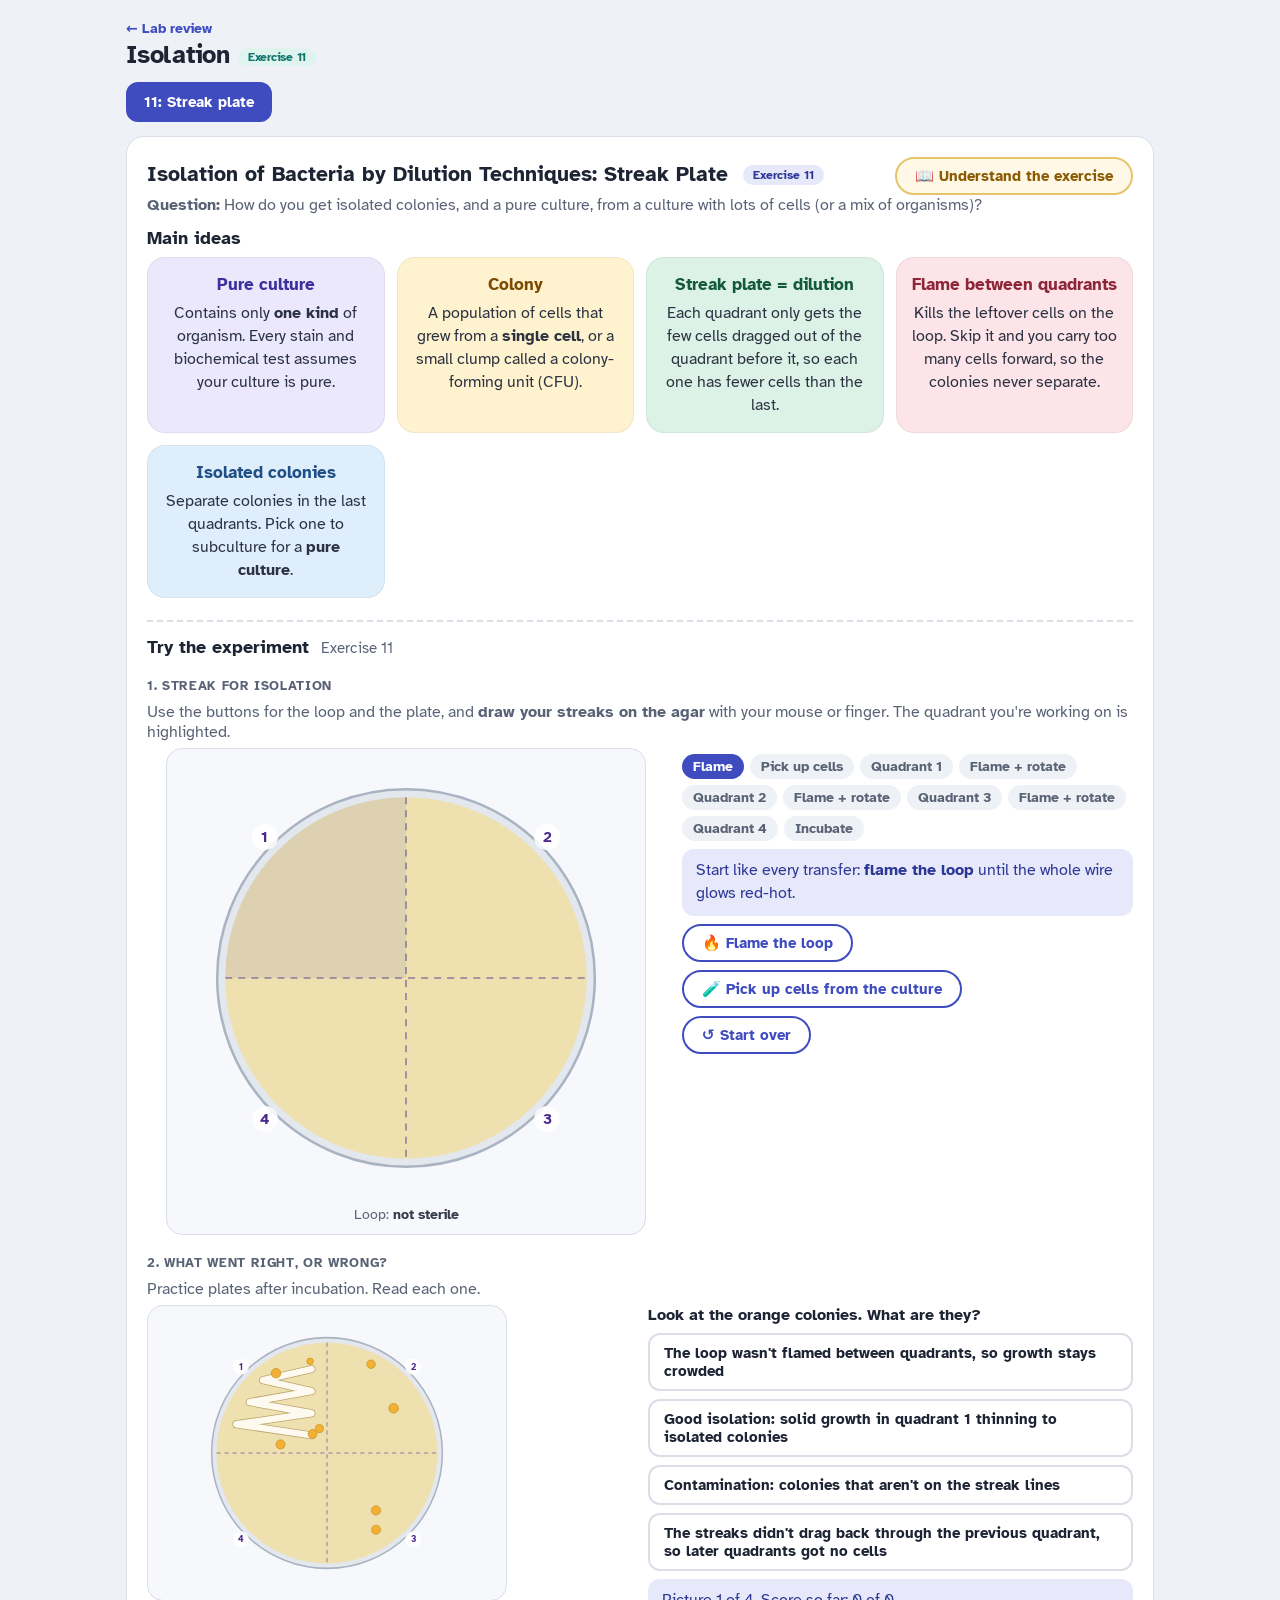
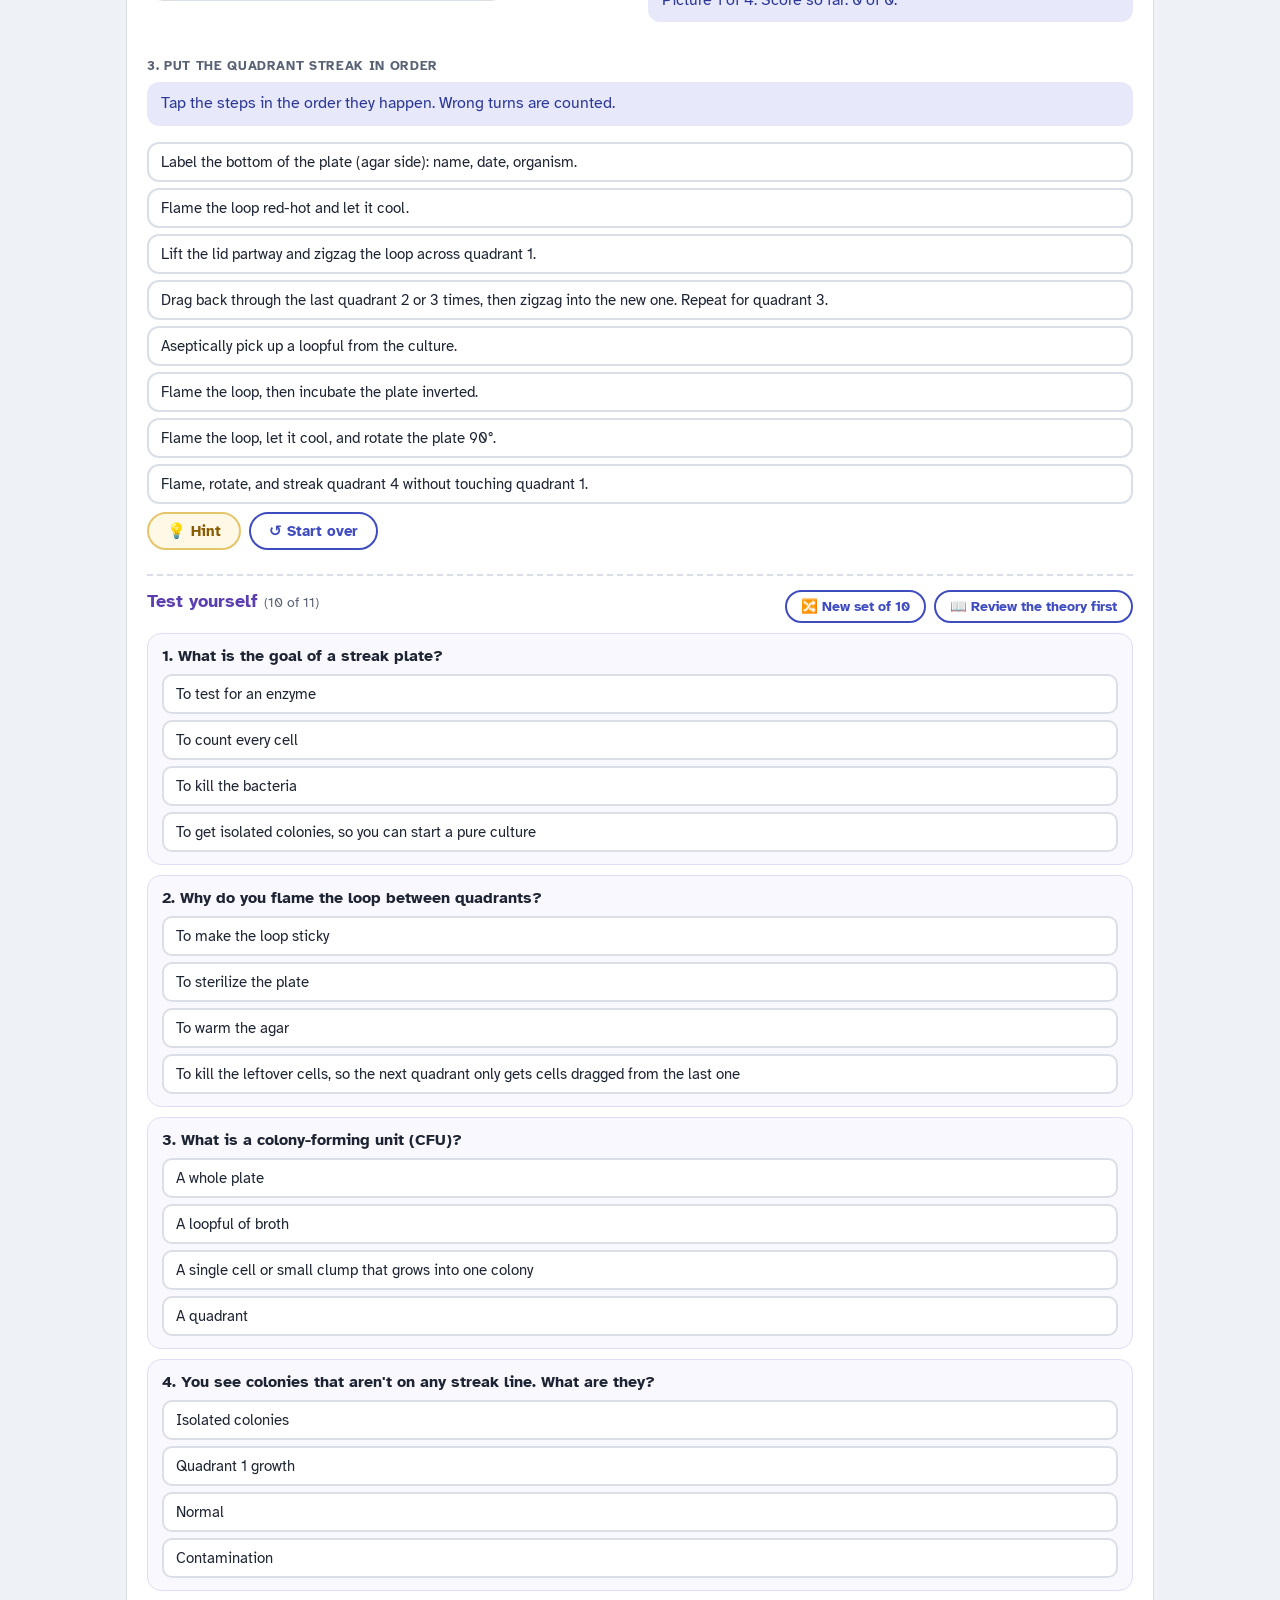
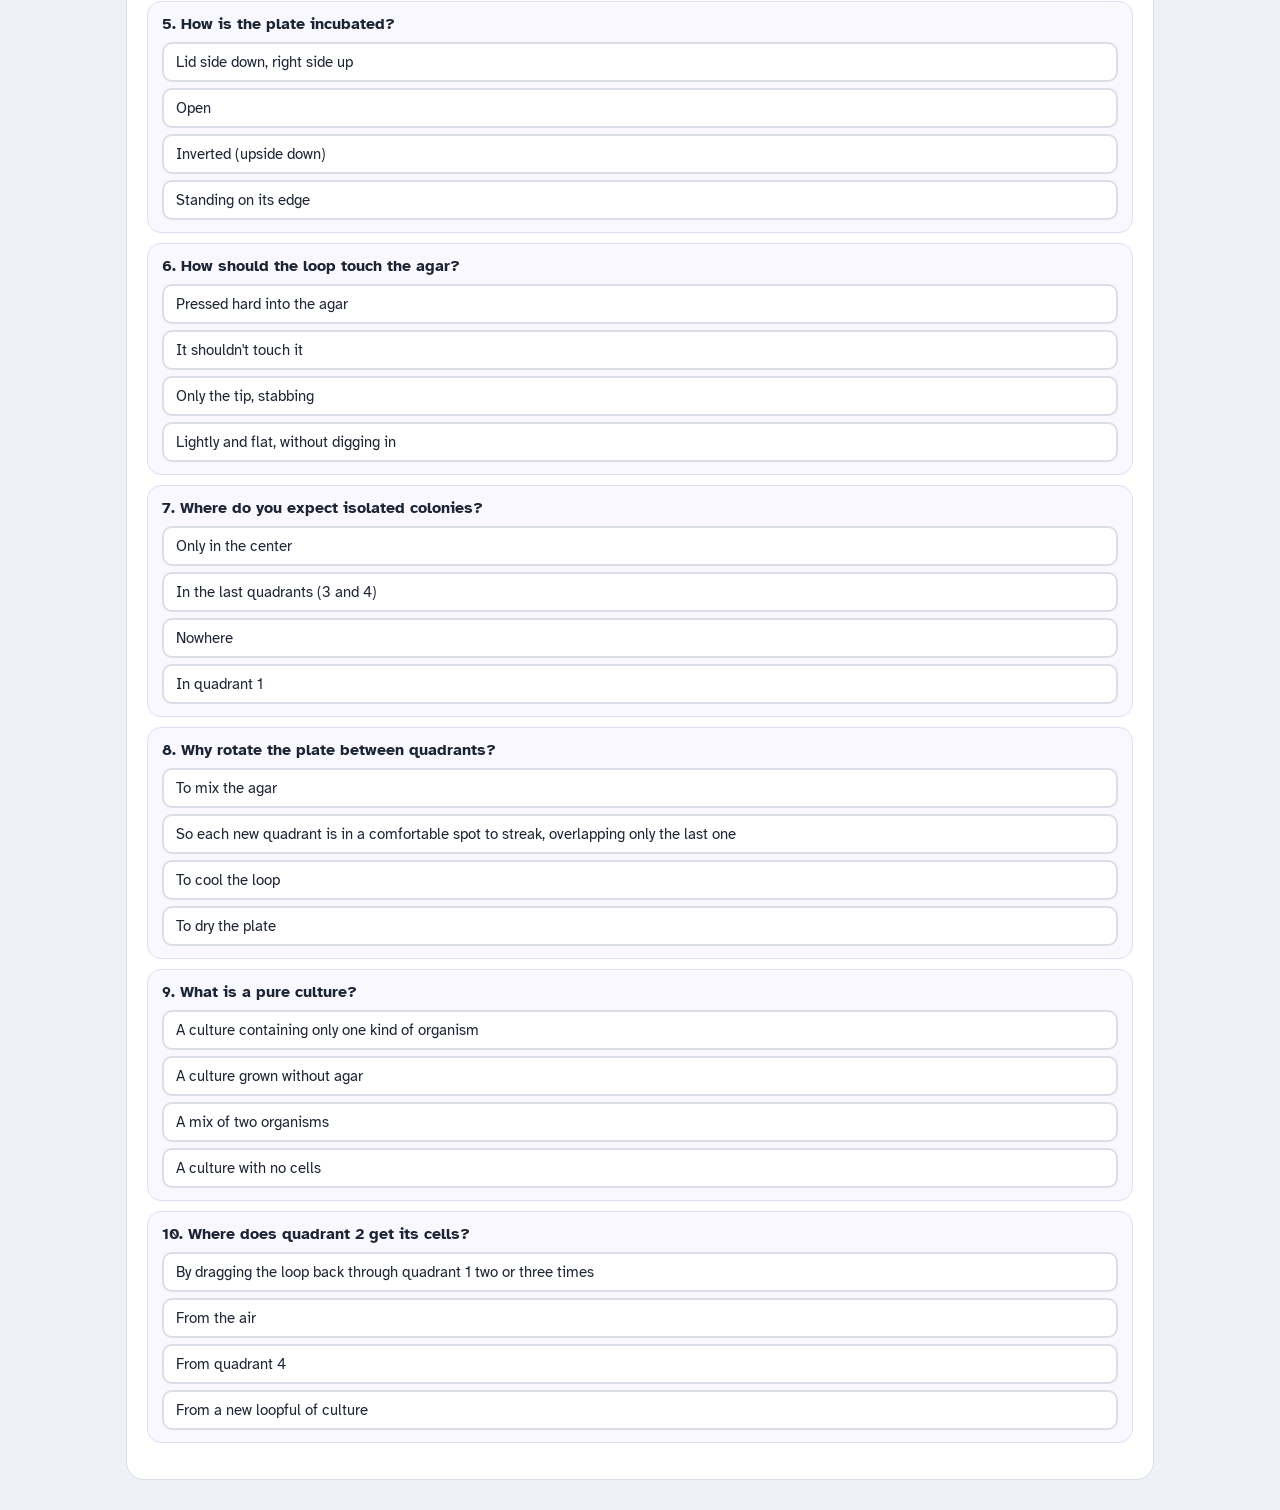
<file: isolation.html>
<!DOCTYPE html>
<html lang="en">
<head>
<meta charset="utf-8">
<meta name="viewport" content="width=device-width, initial-scale=1">
<title>Streak Plate | MicroLab</title>
<link rel="preconnect" href="https://fonts.googleapis.com">
<link rel="preconnect" href="https://fonts.gstatic.com" crossorigin>
<link href="https://fonts.googleapis.com/css2?family=Atkinson+Hyperlegible:wght@400;700&display=swap" rel="stylesheet">
<link rel="stylesheet" href="metab.css">
<link rel="stylesheet" href="lab.css">
<style>
  .drawpad{touch-action:none;user-select:none;-webkit-user-select:none}
  .drawpad svg{cursor:crosshair}
  .glow{animation:glow 1s ease-in-out infinite}
  @keyframes glow{50%{opacity:.45}}
  @media (prefers-reduced-motion:reduce){.glow{animation:none}}
</style>
</head>
<body>
<div class="wrap" id="app"></div>

<script src="lab.js"></script>
<script>
(function(){
  const {$, f1, clamp, rnd, esc, q, T, pictureGame, orderGame, ideas} = MicroLab;
  const CX = 230, CY = 220, R = 180, AGAR = "#efe0b0";

  /* ---------- geometry (plate frame: center at 0,0; quadrant 1 top-left, then clockwise) ---------- */
  const quadOf = (x, y) => x < 0 && y < 0 ? 1 : x >= 0 && y < 0 ? 2 : x >= 0 && y >= 0 ? 3 : 4;
  const rotPt = (x, y, deg) => { const a = deg * Math.PI / 180, c = Math.cos(a), s = Math.sin(a); return [x * c - y * s, x * s + y * c]; };
  function lens(strokes){
    const L = [0, 0, 0, 0, 0];
    strokes.forEach(st => { for (let i = 1; i < st.length; i++){ const [a, b] = [st[i - 1], st[i]], mx = (a[0] + b[0]) / 2, my = (a[1] + b[1]) / 2; if (Math.hypot(mx, my) <= R) L[quadOf(mx, my)] += Math.hypot(b[0] - a[0], b[1] - a[1]); } });
    return L;
  }

  /* ---------- growth after incubation ----------
     Quadrant 1 gets cells straight from the culture. Each later quadrant only gets the cells the loop drags out of the
     quadrant before it, so each one is a dilution of the last. Skipping the flame carries the old load forward. */
  function simulate(strokes, flamed){
    const D = [0, 1, 0, 0, 0];
    for (let n = 2; n <= 4; n++){
      const pull = clamp(lens(strokes[n])[n - 1] / 120, 0, 1);
      D[n] = D[n - 1] * .28 * (pull > 0 ? Math.max(pull, .45) : 0) + (flamed[n] ? 0 : D[n - 1] * .8);
    }
    const cols = [], lawns = [];
    for (let n = 1; n <= 4; n++){
      const d = D[n]; if (d <= 0) continue;
      strokes[n].forEach((st, si) => {
        let run = [];
        const flush = () => { if (run.length > 1 && d >= .55) lawns.push(run); run = []; };
        let acc = rnd(n * 31 + si) * 6, k = 0;
        const gap = 3.2 / d;
        for (let i = 1; i < st.length; i++){
          const [a, b] = [st[i - 1], st[i]], mx = (a[0] + b[0]) / 2, my = (a[1] + b[1]) / 2;
          if (Math.hypot(mx, my) > R - 3 || quadOf(mx, my) !== n){ flush(); continue; }
          if (!run.length) run.push(a); run.push(b);
          if (d < .55){
            const seg = Math.hypot(b[0] - a[0], b[1] - a[1]);
            acc += seg;
            while (acc >= gap){
              acc -= gap * (.7 + rnd(n * 97 + si * 13 + k) * .6); k++;
              const t = rnd(k * 7 + n) , x = a[0] + (b[0] - a[0]) * t + (rnd(k + 3) - .5) * 5, y = a[1] + (b[1] - a[1]) * t + (rnd(k + 9) - .5) * 5;
              if (Math.hypot(x, y) < R - 6) cols.push([x, y, n]);
            }
          }
        }
        flush();
      });
    }
    /* colonies with room around them grow bigger */
    const sized = cols.map(([x, y, n], i) => { let nn = 1e9; cols.forEach(([x2, y2], j) => { if (j !== i) nn = Math.min(nn, Math.hypot(x - x2, y - y2)); }); return {x, y, n, iso:nn > 18, r:nn > 18 ? 6.5 : clamp(nn / 2.4, 3, 5.5)}; });
    return {D, lawns, cols:sized, isolated:sized.filter(c => c.iso && c.n >= 3).length};
  }

  function growthSVG(sim, extra){
    let s = "";
    sim.lawns.forEach(run => { const pts = run.map(p => f1(p[0]) + "," + f1(p[1])).join(" "); s += `<polyline points="${pts}" fill="none" stroke="#bda56a" stroke-width="13" stroke-linecap="round" stroke-linejoin="round"/><polyline points="${pts}" fill="none" stroke="#fffaf0" stroke-width="10.5" stroke-linecap="round" stroke-linejoin="round"/>`; });
    sim.cols.forEach(c => { s += `<circle cx="${f1(c.x)}" cy="${f1(c.y)}" r="${f1(c.r)}" fill="#fbf6e6" stroke="#bda56a" stroke-width="1"/>`; });
    return s + (extra || "");
  }
  /* the whole plate: content is drawn in plate coordinates inside a group centered on the plate */
  function plateSVG(inner, o){
    o = o || {};
    const W = o.w || 460, H = o.h || 440;
    let s = `<circle cx="${CX}" cy="${CY}" r="${R + 8}" fill="#e3e7ee" stroke="#aab3c2" stroke-width="2.5"/><circle cx="${CX}" cy="${CY}" r="${R}" fill="${AGAR}"/>`;
    s += `<g id="${o.gid || MicroLab.id("pg")}" style="transform-origin:${CX}px ${CY}px;transform:rotate(${o.rot || 0}deg);transition:transform .6s ease"><g transform="translate(${CX} ${CY})">`;
    s += `<line x1="${-R}" y1="0" x2="${R}" y2="0" stroke="#4b2a8a" stroke-width="1.6" stroke-dasharray="7 6" opacity=".55"/><line x1="0" y1="${-R}" x2="0" y2="${R}" stroke="#4b2a8a" stroke-width="1.6" stroke-dasharray="7 6" opacity=".55"/>`;
    if (o.hot) s += `<path class="glow" d="M0,0 L${-R},0 A${R},${R} 0 0 1 0,${-R} Z" fill="#3f4cc0" opacity=".1" transform="rotate(${(o.hot - 1) * 90})"/>`;
    s += inner;
    [[-1, -1, 1], [1, -1, 2], [1, 1, 3], [-1, 1, 4]].forEach(([sx, sy, n]) => { const [x, y] = [sx * R * .78, sy * R * .78]; s += `<g transform="translate(${f1(x)} ${f1(y)}) rotate(${-(o.rot || 0)})"><circle r="13" fill="#fff" opacity=".85"/>${T(0, 5, n, {fs:15, c:"#4b2a8a"})}</g>`; });
    s += `</g></g>`;
    return `<svg class="gsvg" viewBox="0 0 ${W} ${H}" role="img" aria-label="${esc(o.aria || "Streak plate")}">${s}${o.after || ""}</svg>`;
  }

  /* ---------- preset streaks for the reading game ---------- */
  function zig(n, opts){
    opts = opts || {};
    const pts = [], loc = [];
    if (n > 1 && opts.pull !== false) [-.3, -.45, -.6].forEach((x, i) => { loc.push([x * R, .22 * R], [x * R + .05 * R, -.25 * R]); });
    for (let i = 0; i < 7; i++){ const y = -(.16 + i * .1) * R, a = -.14 * R, b = -(.88 - i * .06) * R; loc.push(i % 2 ? [b, y] : [a, y]); }
    loc.forEach(([x, y]) => { const [u, v] = rotPt(x, y, (n - 1) * 90), d = Math.hypot(u, v), k = d > R * .92 ? R * .92 / d : 1; pts.push([u * k, v * k]); });
    return [pts];
  }
  const presetStrokes = o => ({1:zig(1), 2:zig(2, o), 3:zig(3, o), 4:zig(4, o)});

  /* ================================================================= the bench */
  function renderStreak(body){
    body.innerHTML = `
      <div class="parthead first">Main ideas</div>
      ${ideas("", [
        ["Pure culture", "Contains only <b>one kind</b> of organism. Every stain and biochemical test assumes your culture is pure."],
        ["Colony", "A population of cells that grew from a <b>single cell</b>, or a small clump called a colony-forming unit (CFU)."],
        ["Streak plate = dilution", "Each quadrant only gets the few cells dragged out of the quadrant before it, so each one has fewer cells than the last."],
        ["Flame between quadrants", "Kills the leftover cells on the loop. Skip it and you carry too many cells forward, so the colonies never separate."],
        ["Isolated colonies", "Separate colonies in the last quadrants. Pick one to subculture for a <b>pure culture</b>."]], {vocab:true})}
      <div class="parthead">Try the experiment <small>Exercise 11</small></div>
      <div class="sect">1. Streak for isolation</div>
      <p class="labq" style="margin:0 0 6px">Use the buttons for the loop and the plate, and <b>draw your streaks on the agar</b> with your mouse or finger. The quadrant you're working on is highlighted.</p>
      <div class="bench2"><div class="panel tight drawpad" id="sPad" style="max-width:480px;justify-self:center;width:100%"></div>
        <div><div class="benchsteps" id="sSteps"></div><div class="benchhint" id="sMsg" role="status"></div><div class="row" id="sBtns"></div><div class="row" id="sBtns2"></div></div></div>
      <div class="sect">2. What went right, or wrong?</div>
      <p class="labq" style="margin:0 0 6px">Practice plates after incubation. Read each one.</p><div id="sRead"></div>
      <div class="sect">3. Put the quadrant streak in order</div><div id="sOrder"></div>`;
    let st, drawing = null, msgTimer = 0;
    const reset = () => {
      st = {q:1, loop:"dirty", picked:false, rot:0, strokes:{1:[], 2:[], 3:[], 4:[]}, done:{}, flamed:{2:false, 3:false, 4:false}, endFlame:false, incubated:false, sim:null};
      say("Start like every transfer: <b>flame the loop</b> until the whole wire glows red-hot.");
      draw();
    };
    const say = (m, k) => { $("sMsg").className = "benchhint " + (k || ""); $("sMsg").innerHTML = m; };
    const strokesSVG = () => [1, 2, 3, 4].map(n => st.strokes[n].map(p => `<polyline points="${p.map(a => f1(a[0]) + "," + f1(a[1])).join(" ")}" fill="none" stroke="${st.incubated ? "none" : "#a8925a"}" stroke-width="2.6" stroke-linecap="round" stroke-linejoin="round" opacity=".85"/>`).join("")).join("") + `<polyline id="curStroke" points="" fill="none" stroke="#3f4cc0" stroke-width="3" stroke-linecap="round" stroke-linejoin="round"/>`;
    function draw(){
      const inner = st.incubated ? growthSVG(st.sim) : strokesSVG();
      const loopCol = st.loop === "hot" ? "#ff5a2a" : "#9aa3b2";
      $("sPad").innerHTML = plateSVG(inner, {gid:"pg", rot:st.rot, hot:st.incubated || st.done[st.q] ? 0 : st.q, aria:"Agar plate divided into 4 quadrants. Draw streaks in the highlighted quadrant."}) +
        `<p class="mini" style="text-align:center;margin:4px 0 0">Loop: <b style="color:${st.loop === "hot" ? "#b83a34" : st.loop === "loaded" ? "#9a6212" : "#343b4a"}">${{dirty:"not sterile", hot:"red-hot (let it cool)", cool:"sterile and cool", loaded:"loaded with cells", used:"used (has cells on it)"}[st.loop]}</b></p>`;
      const names = ["Flame", "Pick up cells", "Quadrant 1", "Flame + rotate", "Quadrant 2", "Flame + rotate", "Quadrant 3", "Flame + rotate", "Quadrant 4", "Incubate"];
      const cur = st.incubated ? 10 : st.q === 1 ? (st.done[1] ? 3 : st.picked ? 2 : st.loop === "dirty" ? 0 : 1) : (st.done[st.q] ? (st.q === 4 ? 9 : 2 * st.q + 1) : st.strokes[st.q].length ? 2 * st.q : 2 * st.q - 1 + (st.rot === -(st.q - 1) * 90 ? 1 : 0));
      $("sSteps").innerHTML = names.map((n, i) => `<span class="bstep ${i < cur ? "ok" : i === cur ? "cur" : ""}">${n}</span>`).join("");
      let b = "";
      if (!st.incubated){
        b += `<button class="btn secondary" data-a="flame">🔥 Flame the loop</button>`;
        if (st.q === 1 && !st.strokes[1].length) b += `<button class="btn secondary" data-a="pick">🧪 Pick up cells from the culture</button>`;
        else if (st.q > 1 || st.done[1]) b += `<button class="btn secondary" data-a="pick">🧪 Pick up more cells</button>`;
        if (st.done[st.q] && st.q < 4) b += `<button class="btn secondary" data-a="rot">↻ Rotate the plate 90°</button>`;
        if (st.strokes[st.q].length && !st.done[st.q]) b += `<button class="btn primary" data-a="done">Done with quadrant ${st.q}</button>`;
        if (st.strokes[st.q].length && !st.done[st.q]) b += `<button class="btn secondary" data-a="undo">Erase my quadrant ${st.q} streaks</button>`;
        if (st.done[4]) b += `<button class="btn primary" data-a="inc">Invert and incubate</button>`;
      }
      $("sBtns").innerHTML = b;
      $("sBtns2").innerHTML = `<button class="btn secondary" data-a="reset">↺ Start over</button>`;
    }
    const svgPt = e => { const sv = $("sPad").querySelector("svg"), p = sv.createSVGPoint(); p.x = e.clientX; p.y = e.clientY; const r = p.matrixTransform(sv.getScreenCTM().inverse()); return rotPt(r.x - CX, r.y - CY, -st.rot); };
    const canDraw = () => {
      if (st.incubated) return "The plate is incubated. Tap Start over to streak another.";
      if (st.done[st.q]) return st.q < 4 ? "Quadrant " + st.q + " is finished. Flame the loop and rotate the plate for the next quadrant." : "All 4 quadrants are streaked. Flame the loop, then invert and incubate.";
      if (st.loop === "hot") return "The loop is still red-hot. A hot loop kills the cells. Give it a few seconds.";
      if (st.q === 1 && !st.strokes[1].length && st.loop !== "loaded") return st.loop === "dirty" ? "Flame the loop first." : "Pick up cells from the culture first.";
      if (st.q > 1 && st.rot !== -(st.q - 1) * 90) return "Rotate the plate 90° first, so the new quadrant is in front of you.";
      return "";
    };
    const pad = $("sPad");
    pad.onpointerdown = e => {
      if (!e.target.closest("svg")) return;
      const why = canDraw(); if (why){ say(why, "warn"); return; }
      const [x, y] = svgPt(e); if (Math.hypot(x, y) > R){ say("Start on the agar.", "warn"); return; }
      e.preventDefault(); drawing = [[x, y]];
      try { pad.setPointerCapture(e.pointerId); } catch (_) {}
    };
    pad.onpointermove = e => {
      if (!drawing) return;
      const [x, y] = svgPt(e), l = drawing[drawing.length - 1];
      if (Math.hypot(x - l[0], y - l[1]) < 3) return;
      if (Math.hypot(x, y) > R){ return; }
      drawing.push([x, y]);
      const cs = $("curStroke"); if (cs) cs.setAttribute("points", drawing.map(a => f1(a[0]) + "," + f1(a[1])).join(" "));
    };
    pad.onpointerup = () => {
      if (!drawing) return;
      if (drawing.length > 2) st.strokes[st.q].push(drawing);
      drawing = null;
      if (st.q === 1) st.loop = "loaded";
      const L = lens(st.strokes[st.q]);
      say(`Keep zigzagging back and forth across quadrant ${st.q}${st.q > 1 ? `, starting with 2 or 3 passes back through quadrant ${st.q - 1}` : ""}. Press <b>Done with quadrant ${st.q}</b> when it's covered.${L[st.q] > 220 ? " Looks well covered!" : ""}`);
      draw();
    };
    body.onclick = e => {
      const a = e.target.closest("[data-a]"); if (!a) return;
      const k = a.dataset.a;
      if (k === "reset"){ reset(); return; }
      if (k === "flame"){
        if (st.loop === "loaded" && !st.strokes[1].length) st.picked = false;
        if (st.done[st.q] && st.q < 4) st.flamed[st.q + 1] = true;
        else if (st.q > 1 && !st.strokes[st.q].length) st.flamed[st.q] = true;
        if (st.done[4]) st.endFlame = true;
        st.loop = "hot"; draw();
        say(st.done[4] ? "Red-hot. Flaming the loop before you set it down protects you and the bench." : st.done[st.q] || st.q > 1 ? "Red-hot. That kills the cells left on the loop, so the next quadrant only gets the cells you drag out of the last one." : "Red-hot. Now let it cool for a few seconds without touching anything.");
        clearTimeout(msgTimer);
        msgTimer = setTimeout(() => { if (st.loop === "hot"){ st.loop = "cool"; draw(); say(st.q === 1 && !st.done[1] ? "The loop is cool. <b>Pick up cells</b> from the culture." : st.done[4] ? "Loop flamed. Now <b>invert and incubate</b> the plate." : st.done[st.q] ? "The loop is cool. Now <b>rotate the plate 90°</b>." : `The loop is cool. Streak quadrant ${st.q}: start with 2 or 3 passes back through quadrant ${st.q - 1}.`, "good"); } }, 1100);
        return;
      }
      if (k === "pick"){
        if (st.q > 1 || st.done[1]){ say("No more culture! Quadrants 2, 3, and 4 get their cells <b>only by dragging the loop back through the previous quadrant</b>. That's what dilutes them.", "warn"); return; }
        if (st.loop === "dirty"){ say("Flame the loop first, so you don't add contaminants.", "warn"); return; }
        if (st.loop === "hot"){ say("Let the loop cool first. A red-hot loop kills the cells you pick up.", "warn"); return; }
        st.loop = "loaded"; st.picked = true; draw();
        say("Loop loaded. (Uncap the tube, flame the lip, pick up a loopful, flame the lip, recap.) Lift the lid partway, like a clamshell, and <b>zigzag across quadrant 1</b>. Keep the loop light and flat so you don't dig into the agar.", "good");
        return;
      }
      if (k === "undo"){ st.strokes[st.q] = []; if (st.q === 1) st.loop = "loaded"; draw(); say(`Quadrant ${st.q} erased. Try again.`); return; }
      if (k === "done"){
        const L = lens(st.strokes[st.q]), qn = st.q, other = [1, 2, 3, 4].filter(n => n !== qn && n !== qn - 1).reduce((t, n) => t + L[n], 0);
        if (qn === 4 && L[1] > 8){ say("Your last streak touched <b>quadrant 1</b>. Quadrant 1 is packed with cells, and touching it would undo all your dilution. Erase and keep quadrant 4 away from quadrant 1.", "warn"); return; }
        if (other > 80){ say(`Keep this streak inside quadrant ${qn}${qn > 1 ? ` and the edge of quadrant ${qn - 1}` : ""}.`, "warn"); return; }
        if (qn > 1 && L[qn - 1] < 25){ say(`Start by dragging the loop <b>back through quadrant ${qn - 1}</b> 2 or 3 times. That's the only place this streak can get its cells.`, "warn"); return; }
        if (L[qn] < 200){ say(`Cover more of quadrant ${qn}: zigzag back and forth, close together.`, "warn"); return; }
        st.done[qn] = true; st.loop = "used"; draw();
        say(qn < 4 ? `Quadrant ${qn} done. Close the lid. Next: <b>flame the loop</b> and <b>rotate the plate 90°</b>.` : "All 4 quadrants streaked! <b>Flame the loop</b> before you set it down, then invert and incubate.", "good");
        return;
      }
      if (k === "rot"){
        st.q++; st.rot = -(st.q - 1) * 90;
        const g = $("pg"); if (g) g.style.transform = `rotate(${st.rot}deg)`;
        setTimeout(draw, 650);
        say(st.flamed[st.q] ? `Plate rotated. Streak <b>quadrant ${st.q}</b>: 2 or 3 passes back through quadrant ${st.q - 1}, then zigzag across quadrant ${st.q} without touching ${st.q - 1} again.` : `Plate rotated. Heads up: you haven't flamed the loop since quadrant ${st.q - 1}. You can still flame it now.`, st.flamed[st.q] ? "good" : "warn");
        return;
      }
      if (k === "inc"){
        st.incubated = true; st.rot = 0; st.sim = simulate(st.strokes, st.flamed); draw();
        const skipped = [2, 3, 4].filter(n => !st.flamed[n]);
        const iso = st.sim.isolated;
        say(skipped.length ? `Growth stays crowded into the later quadrants. You skipped flaming before quadrant${skipped.length > 1 ? "s" : ""} ${skipped.length > 2 ? skipped.slice(0, -1).join(", ") + ", and " + skipped[skipped.length - 1] : skipped.join(" and ")}, so the loop carried extra cells forward instead of diluting them.`
          : iso >= 2 ? `<b>Isolated colonies!</b> Quadrant 1 is solid growth, and each quadrant after it has fewer cells. The separate colonies in quadrants 3 and 4 each grew from a single cell (or CFU). Pick one to subculture for a <b>pure culture</b>.`
          : `Growth thins out across the quadrants, but there aren't many well-isolated colonies yet (${iso}). Try longer, closer zigzags in quadrants 3 and 4, with only 2 or 3 passes back into the quadrant before.`, skipped.length ? "warn" : iso >= 2 ? "good" : "");
        if (!st.endFlame && !skipped.length) $("sMsg").innerHTML += " (Don't forget to flame the loop before you set it down!)";
      }
    };
    reset();

    /* reading game */
    const good = presetStrokes(), mk = (strokes, flamed, extra) => plateSVG(growthSVG(simulate(strokes, flamed), extra), {aria:"Incubated streak plate"});
    const allF = {2:true, 3:true, 4:true}, noneF = {2:false, 3:false, 4:false};
    const contam = Array.from({length:9}, (_, i) => { const a = rnd(i + 60) * 6.28, d = R * (.2 + rnd(i + 80) * .7); return `<circle cx="${f1(Math.cos(a) * d)}" cy="${f1(Math.sin(a) * d)}" r="${f1(5 + rnd(i) * 3)}" fill="#f2b134" stroke="#c48a12"/>`; }).join("");
    const MEAN = ["Good isolation: solid growth in quadrant 1 thinning to isolated colonies", "The loop wasn't flamed between quadrants, so growth stays crowded", "The streaks didn't drag back through the previous quadrant, so later quadrants got no cells", "Contamination: colonies that aren't on the streak lines"];
    pictureGame($("sRead"), [
      {svg:mk(good, allF), ask:"What does this plate show?", opts:MEAN, a:0, why:"Pick a well-isolated colony from quadrant 3 or 4 to subculture."},
      {svg:mk(good, noneF), ask:"What went wrong here?", opts:MEAN, a:1, why:"Flame between quadrants so each one is a dilution of the last."},
      {svg:mk(presetStrokes({pull:false}), allF), ask:"Quadrant 1 grew, but quadrants 2 to 4 are empty. What went wrong?", opts:MEAN, a:2, why:"Each new streak starts with 2 or 3 passes through the quadrant before it."},
      {svg:mk(good, allF, contam), ask:"Look at the orange colonies. What are they?", opts:MEAN, a:3, why:"Colonies off the streak lines didn't come from your loop. Something landed on the plate."}], {picW:360});

    orderGame($("sOrder"), [
      {id:"a", cue:"labeling", text:"Label the bottom of the plate (agar side): name, date, organism.", why:""},
      {id:"b", cue:"sterilizing", text:"Flame the loop red-hot and let it cool.", why:""},
      {id:"c", cue:"getting cells", text:"Aseptically pick up a loopful from the culture.", why:"Uncap, flame the lip, sample, flame the lip, recap."},
      {id:"d", cue:"quadrant 1", text:"Lift the lid partway and zigzag the loop across quadrant 1.", why:"Light and flat: don't dig into the agar."},
      {id:"e", cue:"between quadrants", text:"Flame the loop, let it cool, and rotate the plate 90°.", why:"This kills the leftover cells on the loop."},
      {id:"f", cue:"quadrants 2 and 3", text:"Drag back through the last quadrant 2 or 3 times, then zigzag into the new one. Repeat for quadrant 3.", why:"Each quadrant is a dilution of the one before."},
      {id:"g", cue:"quadrant 4", text:"Flame, rotate, and streak quadrant 4 without touching quadrant 1.", why:""},
      {id:"h", cue:"finishing", text:"Flame the loop, then incubate the plate inverted.", why:"Inverted, so condensation doesn't drip onto the agar."}]);
  }

  /* ================================================================= theory picture */
  const PICS = {
    dilute:() => {
      const sim = simulate(presetStrokes(), {2:true, 3:true, 4:true});
      const pic = plateSVG(growthSVG(sim), {w:460, h:440}).replace(/<svg[^>]*>|<\/svg>/g, "");
      let s = `<g transform="scale(.5)">${pic}</g>`;
      ["1: solid growth (straight from the culture)", "2: a dilution of quadrant 1", "3: fewer cells, colonies start to separate", "4: isolated colonies, each from one cell"].forEach((t, i) => { s += T(250, 50 + i * 40, t, {a:"start", fs:14, w:i === 3 ? 700 : 400}); });
      return `<svg class="gsvg" viewBox="0 0 640 225" role="img" aria-label="Quadrant streak: growth thins from quadrant 1 to isolated colonies in quadrant 4">${s}</svg>`;
    }
  };

  const TABS = {
    streak:{tab:"11: Streak plate", title:"Isolation of Bacteria by Dilution Techniques: Streak Plate", ex:"Exercise 11", render:renderStreak,
      question:"How do you get isolated colonies, and a pure culture, from a culture with lots of cells (or a mix of organisms)?",
      how:["A <b>pure culture</b> contains only one kind of organism. Every stain and biochemical test you run assumes your culture is pure.",
        "A <b>colony</b> is a population of cells that arose from a single cell, or from a small clump: a <b>colony-forming unit (CFU)</b>. If cells are spread far enough apart, each one grows into its own separate colony.",
        "The <b>streak plate</b> is a dilution technique. In the <b>quadrant streak</b>, quadrant 1 gets cells straight from the culture. You <b>flame the loop</b> and <b>rotate the plate</b>, then drag back through the last quadrant 2 or 3 times to pick up a small number of cells and spread them into the next quadrant. Each quadrant is a dilution of the one before.",
        "Result: heavy (solid) growth in quadrant 1, fewer cells in each quadrant after it, and <b>isolated colonies</b> in the last quadrants. Pick a well-isolated colony to subculture for a pure culture.",
        "Keep the loop light and flat so you don't gouge the agar. Lift the lid only partway, like a clamshell. Incubate the plate <b>inverted</b>."],
      more:[["Why it works", "dilute", ["Flaming between quadrants is the key step: it kills the cells left on the loop, so the only cells that reach the next quadrant are the few you drag out of the last one.", "You used this in Ex 17, too: you streaked a TSA plate for isolation with the quadrant streak method, then used isolated colonies for catalase and oxidase."]]],
      quiz:[
        q("What is a pure culture?", ["A culture containing only one kind of organism", "A culture with no cells", "A culture grown without agar", "A mix of two organisms"], 0, "Your tests assume a pure culture."),
        q("What is the goal of a streak plate?", ["To get isolated colonies, so you can start a pure culture", "To count every cell", "To test for an enzyme", "To kill the bacteria"], 0, "It's a dilution technique."),
        q("Why do you flame the loop between quadrants?", ["To kill the leftover cells, so the next quadrant only gets cells dragged from the last one", "To make the loop sticky", "To warm the agar", "To sterilize the plate"], 0, "Skip it and the growth stays crowded."),
        q("Where does quadrant 2 get its cells?", ["By dragging the loop back through quadrant 1 two or three times", "From a new loopful of culture", "From the air", "From quadrant 4"], 0, "Never go back to the culture tube after quadrant 1."),
        q("Where do you expect isolated colonies?", ["In the last quadrants (3 and 4)", "In quadrant 1", "Only in the center", "Nowhere"], 0, "Quadrant 1 is solid growth."),
        q("Your last streak touches quadrant 1. What happens?", ["Cells from quadrant 1 get dragged in and you lose your isolation", "Nothing", "Quadrant 4 stays empty", "The plate is sterilized"], 0, "Keep quadrant 4 away from quadrant 1."),
        q("What is a colony-forming unit (CFU)?", ["A single cell or small clump that grows into one colony", "A whole plate", "A loopful of broth", "A quadrant"], 0, "A colony may come from a group of attached cells."),
        q("You see colonies that aren't on any streak line. What are they?", ["Contamination", "Isolated colonies", "Quadrant 1 growth", "Normal"], 0, "Something landed on the plate."),
        q("How should the loop touch the agar?", ["Lightly and flat, without digging in", "Pressed hard into the agar", "Only the tip, stabbing", "It shouldn't touch it"], 0, "Gouging the agar ruins the streak."),
        q("How is the plate incubated?", ["Inverted (upside down)", "Lid side down, right side up", "Standing on its edge", "Open"], 0, "So condensation doesn't drip onto the agar."),
        q("Why rotate the plate between quadrants?", ["So each new quadrant is in a comfortable spot to streak, overlapping only the last one", "To mix the agar", "To dry the plate", "To cool the loop"], 0, "Each quadrant only overlaps the one before it.")]}
  };

  MicroLab.page({title:"Isolation", chap:"Exercise 11", tabs:TABS, pics:PICS});
})();
</script>
</body>
</html>
</file>
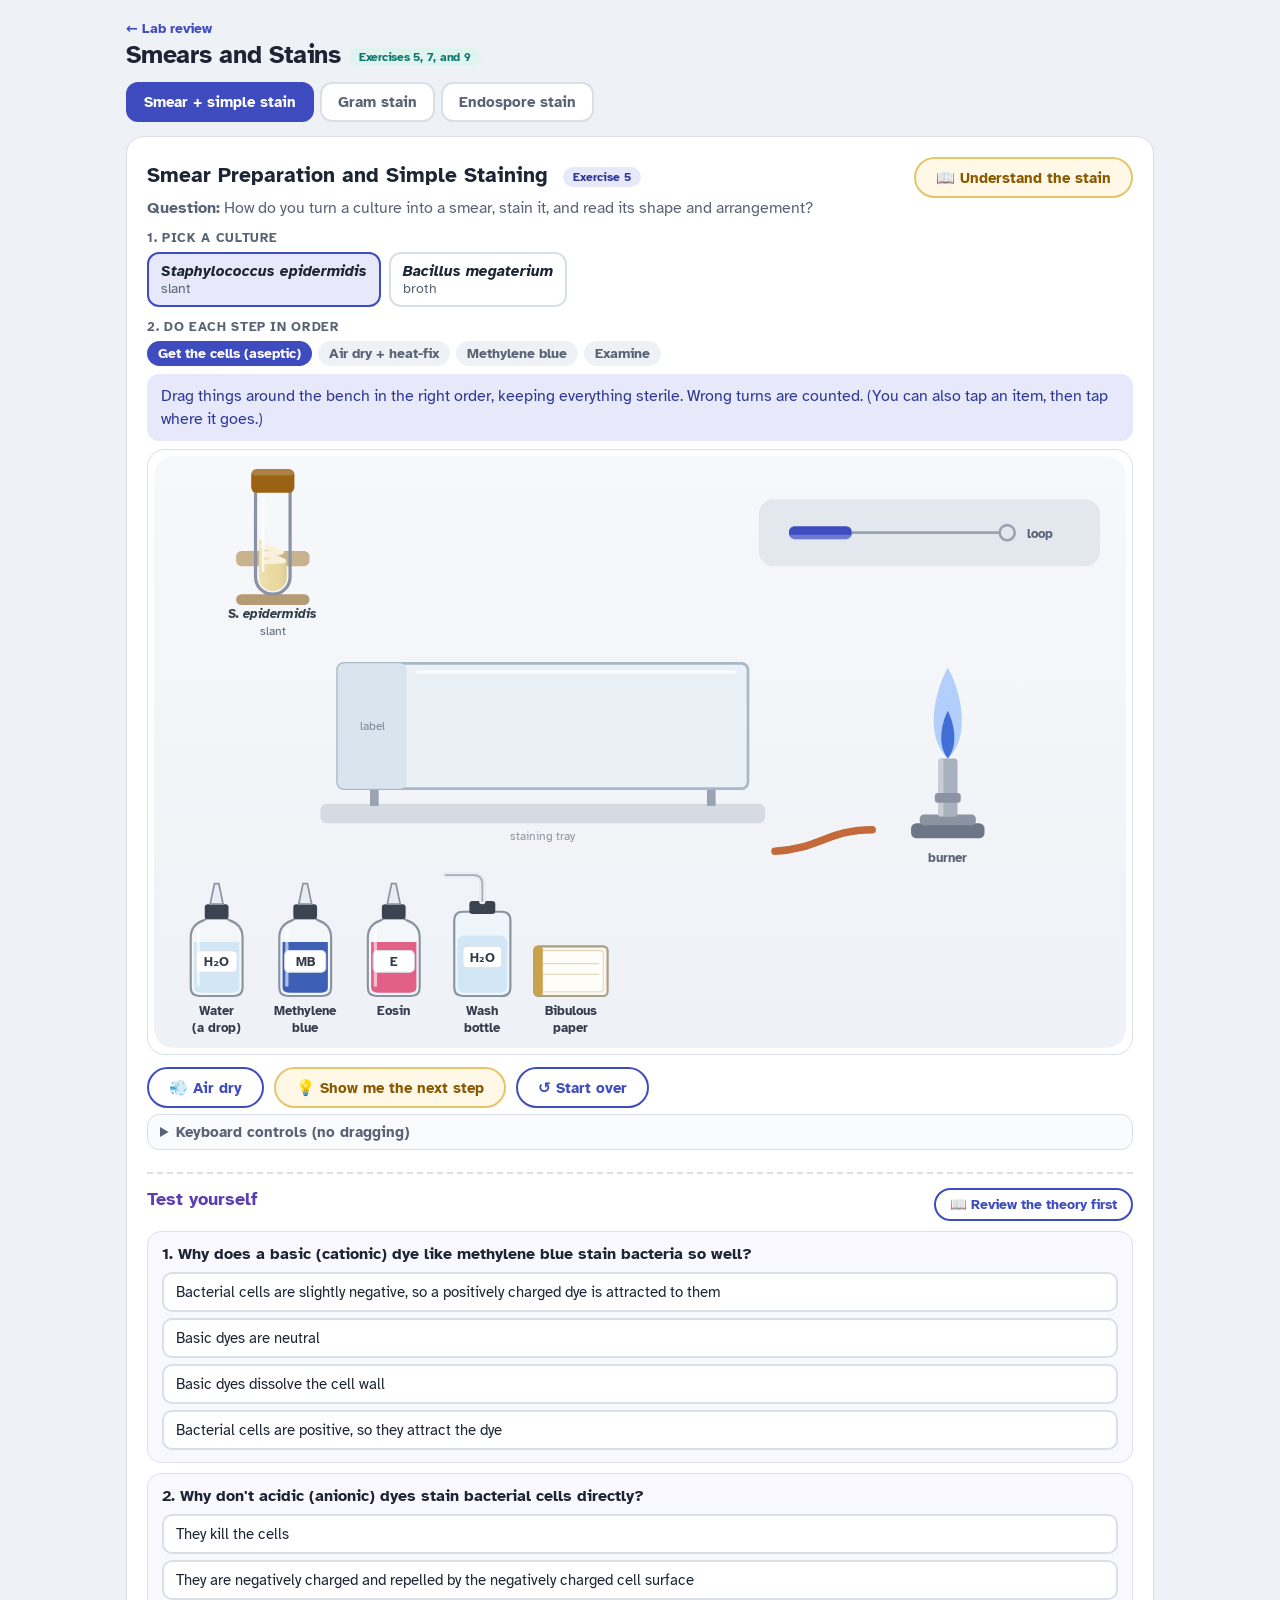
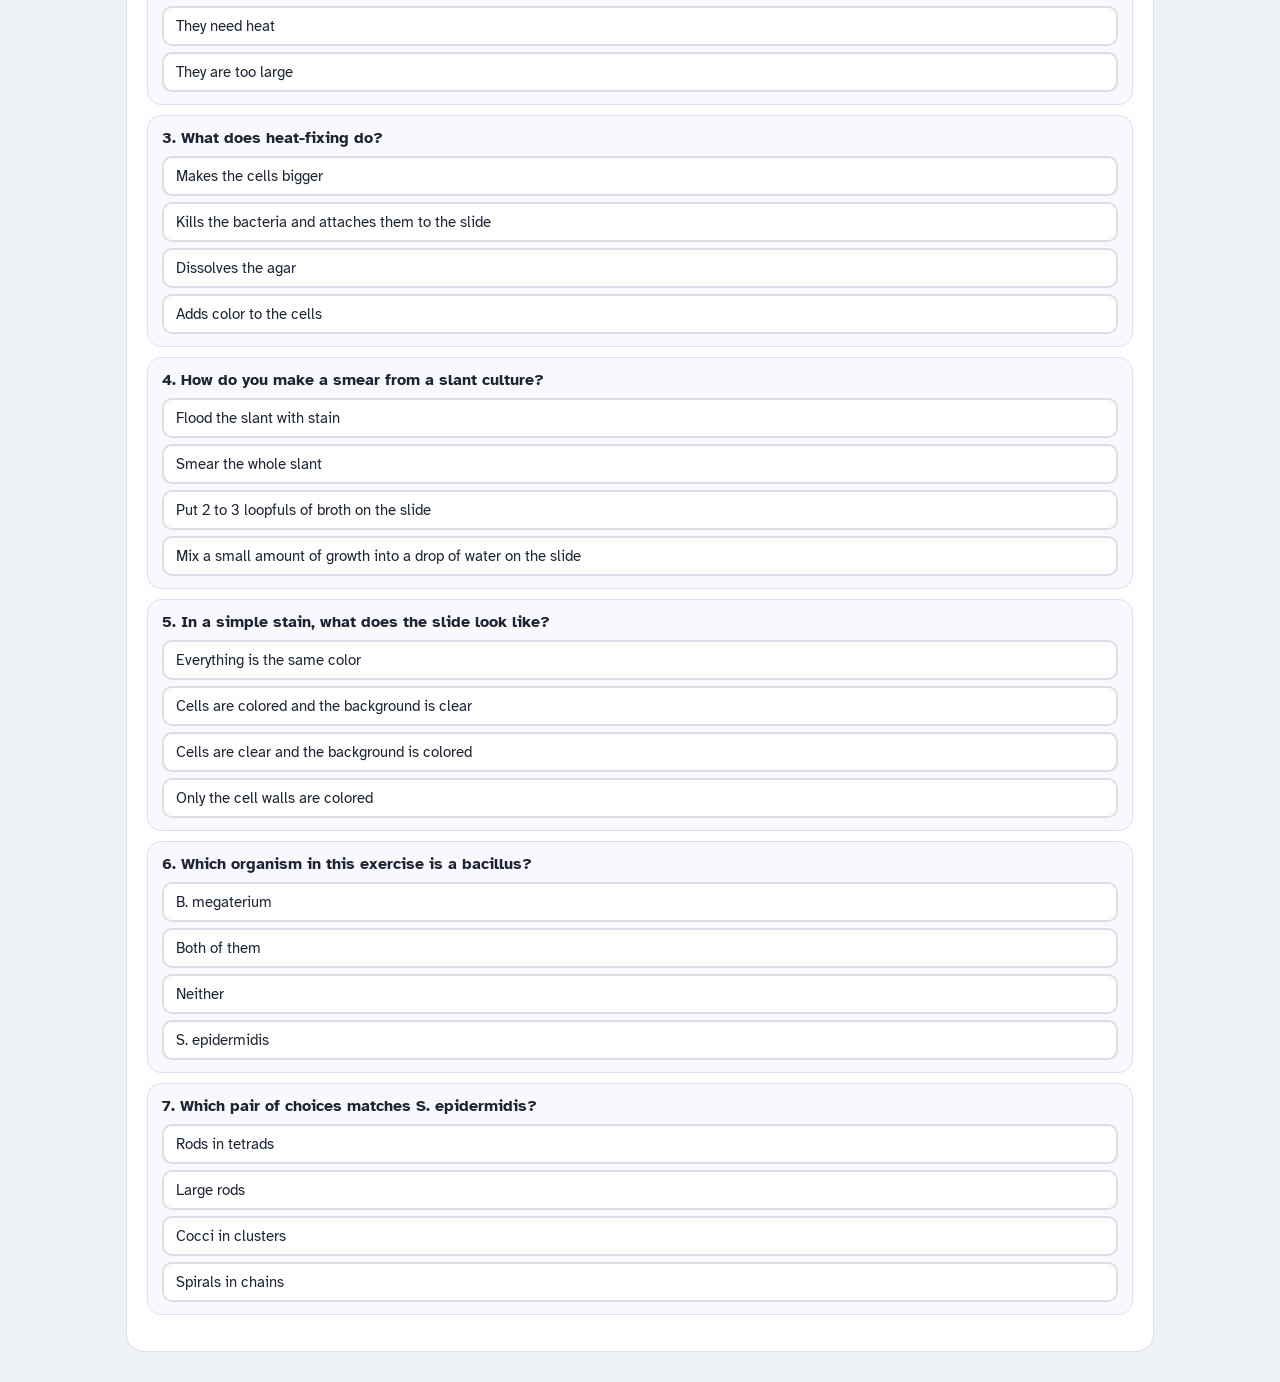
<file: stains.html>
<!DOCTYPE html>
<html lang="en">
<head>
<meta charset="utf-8">
<meta name="viewport" content="width=device-width, initial-scale=1">
<title>Smears and Stains | MicroLab</title>
<link rel="preconnect" href="https://fonts.googleapis.com">
<link rel="preconnect" href="https://fonts.gstatic.com" crossorigin>
<link href="https://fonts.googleapis.com/css2?family=Atkinson+Hyperlegible:wght@400;700&display=swap" rel="stylesheet">
<link rel="stylesheet" href="metab.css">
<style>
  .labtabs{display:flex;flex-wrap:wrap;gap:6px;margin-bottom:14px}
  .labtab{border:2px solid var(--line);background:#fff;color:var(--muted);font:700 .95rem var(--font);padding:9px 16px;border-radius:12px;cursor:pointer}
  .labtab.on{background:var(--accent);border-color:var(--accent);color:#fff}
  .labwrap{background:var(--card);border:1px solid var(--line);border-radius:18px;padding:20px}
  .labhead h2{margin:0 0 4px;font-size:1.3rem}
  .labq{color:var(--muted);font-size:1rem;margin:0 0 12px}
  .labnote{background:#fff8e6;border:1px solid #f0d99a;border-radius:10px;padding:9px 14px;font-size:.95rem;color:#7a4b00;margin:0 0 12px;line-height:1.45}
  .labhead{display:flex;flex-wrap:wrap;gap:10px;align-items:center;justify-content:space-between}
  .tmodal{position:fixed;inset:0;background:rgba(20,24,36,.55);z-index:50;display:flex;align-items:flex-start;justify-content:center;padding:24px 12px;overflow:auto}
  .tmodal[hidden]{display:none}
  .tcard{background:#fff;border-radius:22px;max-width:920px;width:100%;padding:22px 24px 18px;box-shadow:0 20px 50px rgba(0,0,0,.3);animation:tpop .25s ease-out}
  @keyframes tpop{from{transform:translateY(14px);opacity:0}}
  .thead{display:flex;justify-content:space-between;align-items:flex-start;gap:12px;margin-bottom:10px}
  .thead h2{margin:2px 0 0;font-size:1.35rem}
  .tkick{font-size:.78rem;font-weight:800;letter-spacing:.06em;text-transform:uppercase;color:#9a6212}
  .tclose{border:none;background:#eef1f5;border-radius:50%;width:38px;height:38px;font-size:1.4rem;cursor:pointer;color:var(--ink);flex:none}
  .tasks{background:linear-gradient(135deg,#fff4de,#fdeceb);border-radius:16px;padding:12px 16px;margin-bottom:12px}
  .tasks p{margin:4px 0 0;font-size:1.08rem;line-height:1.45}
  .tlabel{display:block;font-size:.74rem;font-weight:800;letter-spacing:.05em;text-transform:uppercase;color:var(--muted);margin-bottom:4px}
  .tsec{margin:18px 0}
  .tsec h3{font-size:1rem;margin:0 0 8px;color:var(--accent)}
  .tsec p{margin:0 0 8px;line-height:1.6;font-size:1rem}
  .tsec ul{margin:6px 0 0;padding-left:20px;line-height:1.6;font-size:1rem}
  .tsec li{margin-bottom:8px}
  .tflowwrap{background:#f7f8fb;border-radius:14px;padding:8px;overflow-x:auto}
  .tflow{display:block;width:100%;height:auto}
  .ttbl{width:100%;border-collapse:collapse;font-size:.98rem;min-width:520px}
  .ttbl th,.ttbl td{border:1px solid var(--line);padding:8px 10px;text-align:left;vertical-align:top}
  .ttbl th{background:#eef1f8;font-size:.9rem}
  .ttbl .sw{display:inline-block;width:14px;height:14px;border-radius:50%;vertical-align:-2px;margin-right:6px;border:1px solid rgba(0,0,0,.25)}
  .tres{display:flex;flex-wrap:wrap;gap:14px}
  .tres > div{flex:1;min-width:150px;max-width:220px;background:#f7f8fb;border-radius:14px;padding:10px;text-align:center}
  .tres svg{width:100%;max-width:150px;height:auto;display:block;margin:0 auto 6px}
  .tres b{display:block;font-size:.98rem}
  .tres span{font-size:.92rem;color:var(--muted)}
  .tmist li{margin-bottom:10px}
  .tmist b{color:#7a2e28}
  .tfoot{display:flex;justify-content:flex-end;margin-top:8px}
  @media (max-width:720px){.tcard{padding:16px}}
  .quizhead{display:flex;flex-wrap:wrap;gap:10px;align-items:center;justify-content:space-between;margin-bottom:10px}
  .quizhead h3{margin:0}
  .btn.sm{font-size:.85rem;padding:6px 14px}
  .orgrow{display:flex;flex-wrap:wrap;gap:8px;margin:0 0 12px}
  .orgchip{border:2px solid var(--line);background:#fff;border-radius:12px;padding:8px 12px;font:700 .95rem var(--font);cursor:pointer;text-align:left;color:var(--ink)}
  .orgchip small{display:block;font-weight:400;color:var(--muted);font-size:.85rem}
  .orgchip.on{border-color:var(--accent);background:var(--accent-soft)}
  .orgchip:disabled{opacity:.5;cursor:not-allowed}
  .sect{font-size:.82rem;font-weight:800;color:var(--muted);letter-spacing:.05em;text-transform:uppercase;margin:12px 0 6px}
  .benchsteps{display:flex;flex-wrap:wrap;gap:6px;margin:6px 0 8px}
  .bstep{font-size:.88rem;font-weight:700;border-radius:999px;padding:4px 11px;background:#eef1f5;color:var(--muted)}
  .bstep.cur{background:var(--accent);color:#fff}
  .bstep.ok{background:var(--good-soft);color:var(--good)}
  .benchhint{background:var(--accent-soft);border-radius:12px;padding:10px 14px;font-size:1.02rem;color:#2c3796;min-height:1.5em;line-height:1.45}
  .benchhint.warn{background:#fff3d6;color:#7a4b00}
  .busy{display:flex;align-items:center;gap:12px;margin:8px 0 0;font-weight:700;color:#2c3796;font-size:.98rem}
  .busy[hidden]{display:none}
  .busy .bar{flex:1;max-width:320px;height:10px;border-radius:5px;background:#e4e8f5;overflow:hidden}
  .busy .bar i{display:block;height:100%;width:0;background:var(--accent);border-radius:5px}
  .bench{background:#fff;border:1px solid var(--line);border-radius:18px;padding:6px;margin:8px 0 10px}
  .bench svg{display:block;width:100%;height:auto;touch-action:none;user-select:none;-webkit-user-select:none}
  .bench [data-item]{cursor:grab}
  .pulse{animation:benchpulse 1.1s ease-in-out infinite}
  @keyframes benchpulse{50%{opacity:.25}}
  .palette{display:flex;flex-wrap:wrap;gap:8px}
  .act{display:inline-flex;align-items:center;gap:8px;border:2px solid var(--line);background:#fff;border-radius:12px;padding:9px 13px;font:700 .92rem var(--font);color:var(--ink);cursor:pointer}
  .act:hover:not(:disabled){border-color:var(--accent)}
  .act:disabled{opacity:.4;cursor:not-allowed}
  .act .dot{width:14px;height:14px;border-radius:50%;background:var(--dot,#9aa3b2);border:1px solid rgba(0,0,0,.25);flex:none}
  .kbd{margin:6px 0 10px;border:1px solid var(--line);border-radius:12px;padding:8px 12px;background:#fafbfd}
  .kbd summary{cursor:pointer;font-weight:700;color:var(--muted);font-size:.95rem}
  .benchbtns{display:flex;gap:10px;flex-wrap:wrap;margin:12px 0 6px}
  .btn{font:700 .96rem var(--font);border-radius:999px;padding:9px 20px;cursor:pointer;border:2px solid var(--accent)}
  .btn.primary{background:var(--accent);color:#fff}
  .btn.secondary{background:#fff;color:var(--accent)}
  .btn.hint{border-color:#e5c56a;background:#fff8e6;color:#8a5a00}
  .btn:disabled{opacity:.4;cursor:not-allowed}
  .scope{margin-top:16px;border-top:2px dashed var(--line);padding-top:14px}
  .scope h3{margin:0 0 8px;font-size:1.1rem}
  .scopegrid{display:grid;grid-template-columns:minmax(0,420px) 1fr;gap:18px;align-items:start}
  @media (max-width:820px){.scopegrid{grid-template-columns:1fr}}
  .fieldbox{background:#15171d;border-radius:18px;padding:10px}
  .fieldbox svg{display:block;width:100%;height:auto;border-radius:50%}
  .magrow{display:flex;gap:8px;flex-wrap:wrap;margin:10px 0}
  .magnote{font-size:.98rem;color:var(--muted);min-height:2.6em}
  .recgrid{display:grid;grid-template-columns:1fr;gap:10px}
  .recrow label{display:block;font-weight:700;font-size:.95rem;margin-bottom:4px}
  .recrow select{width:100%;font:400 1rem var(--font);padding:8px 10px;border-radius:10px;border:2px solid var(--line);background:#fff;color:var(--ink)}
  .recrow.ok select{border-color:var(--good);background:var(--good-soft)}
  .recrow.bad select{border-color:#eab3af;background:var(--bad-soft)}
  .recfb{font-size:.92rem;margin-top:4px}
  .recfb.ok{color:#14593a}
  .recfb.bad{color:#7a2e28}
  .summary{background:#f3f5f9;border:2px solid var(--line);border-radius:14px;padding:12px 16px;margin-top:12px;font-size:1rem;line-height:1.55}
  .quiz{margin-top:22px;border-top:2px dashed var(--line);padding-top:14px}
  .quiz h3{margin:0 0 10px;font-size:1.1rem;color:var(--more)}
  .qcard{background:#faf8ff;border:1px solid #e3dbf6;border-radius:14px;padding:12px 14px;margin-bottom:10px}
  .qq{margin:0 0 8px;font-weight:700}
  .qopts{display:flex;flex-direction:column;gap:6px}
  .qopt{text-align:left;border:2px solid var(--line);background:#fff;border-radius:10px;padding:9px 12px;font:400 .95rem var(--font);color:var(--ink);cursor:pointer}
  .qopt:hover:not(:disabled){border-color:var(--more)}
  .qopt.right{border-color:var(--good);background:var(--good-soft);font-weight:700}
  .qopt.wrong{border-color:#eab3af;background:var(--bad-soft);opacity:.75;cursor:default}
  .qcard.done .qopt:not(.right){opacity:.55}
  .qfb{margin-top:8px;font-size:.92rem;border-radius:10px;padding:7px 12px}
  .qfb.good{background:var(--good-soft);color:#14593a}
  .qfb.bad{background:var(--bad-soft);color:#7a2e28}
  .qscore{font-weight:700;color:var(--more)}
  @media (prefers-reduced-motion:reduce){.pulse{animation:none}}
</style>
</head>
<body>
<div class="wrap" id="app"></div>

<script src="drag.js"></script>
<script>
(function(){
  const $ = id => document.getElementById(id);
  const clamp = (v, a, b) => Math.max(a, Math.min(b, v));
  const lerp = (a, b, k) => a + (b - a) * k;
  const f1 = n => Math.round(n * 10) / 10;
  const rnd = k => { const v = Math.sin(k * 127.1 + 311.7) * 43758.5453; return v - Math.floor(v); };
  const shuffle = a => { const b = a.slice(); for (let i = b.length - 1; i > 0; i--){ const j = Math.floor(Math.random() * (i + 1)); [b[i], b[j]] = [b[j], b[i]]; } return b; };
  const hash = s => { let h = 7; for (let i = 0; i < s.length; i++) h = (h * 31 + s.charCodeAt(i)) % 100003; return h; };
  const esc = s => String(s).replace(/[&<>"]/g, c => ({"&":"&amp;", "<":"&lt;", ">":"&gt;", '"':"&quot;"})[c]);
  const shade = (hex, k) => { const n = parseInt(hex.slice(1), 16), ch = s => clamp(Math.round(((n >> s) & 255) * (1 + k)), 0, 255); return "#" + [16, 8, 0].map(s => ch(s).toString(16).padStart(2, "0")).join(""); };

  /* ---------------------------------------------------------------- organisms */
  const ORG = {
    se:{short:"S. epidermidis", name:"Staphylococcus epidermidis", shape:"coccus", gram:"pos", cap:"#9a6212"},
    bm:{short:"B. megaterium", name:"Bacillus megaterium", shape:"bacillus", gram:"pos", L:46, W:16, chain:.35, cap:"#6b4bb8"},
    bs:{short:"B. subtilis", name:"Bacillus subtilis", shape:"bacillus", gram:"pos", L:32, W:11, chain:.3, cap:"#2f9e63"},
    ec:{short:"E. coli", name:"Escherichia coli", shape:"bacillus", gram:"neg", L:24, W:10, chain:.08, cap:"#3f7bd1"},
    ea:{short:"E. aerogenes", name:"Enterobacter aerogenes", shape:"bacillus", gram:"neg", L:22, W:11, chain:.08, cap:"#c4532f"}
  };
  const SHAPE = ["Coccus (sphere)", "Bacillus (rod)", "Spirillum (spiral)"];
  const ARR = ["Pairs (diplo)", "Chains (strepto)", "Clusters (staphylo)", "Tetrads (4)", "Sarcinae (cube of 8)"];

  /* ---------------------------------------------------------------- reagents and actions */
  const ACT = {
    water:{label:"Drop of water", g:"slide", c:"#cfe6f5", code:"H₂O", name:["Water", "(a drop)"]},
    cells:{label:"Put the cells on the slide", g:"slide"},
    loopflame:{label:"Flame the loop red-hot", g:"slide"},
    open:{label:"Uncap the tube and flame the lip", g:"slide"},
    take:{label:"Touch the cooled loop to the culture", g:"slide"},
    close:{label:"Flame the lip and recap the tube", g:"slide"},
    dry:{label:"Air dry", g:"slide"},
    flame:{label:"Pass through the flame", g:"slide"},
    paper:{label:"Lay absorbent paper on the smear", g:"slide", name:["Absorbent", "paper"]},
    steam:{label:"Steam over the boiling water bath", g:"slide"},
    addstain:{label:"Add more stain", g:"slide"},
    unpaper:{label:"Remove the paper", g:"slide"},
    rinse:{label:"Rinse with water", g:"slide", name:["Wash", "bottle"]},
    blot:{label:"Blot dry", g:"slide", name:["Bibulous", "paper"]},
    cv:{label:"Crystal violet", g:"stain", c:"#5a2a98", code:"CV", name:["Crystal", "violet"]},
    iodine:{label:"Gram's iodine", g:"stain", c:"#8a5a1a", code:"I", name:["Gram's", "iodine"]},
    etoh:{label:"95% ethanol", g:"stain", c:"#c9dbee", code:"EtOH", name:["95%", "ethanol"]},
    safranin:{label:"Safranin", g:"stain", c:"#d8456b", code:"S", name:["Safranin"]},
    mb:{label:"Methylene blue", g:"stain", c:"#2a4fb0", code:"MB", name:["Methylene", "blue"]},
    mg:{label:"Malachite green", g:"stain", c:"#2f9e4f", code:"MG", name:["Malachite", "green"]},
    eosin:{label:"Eosin", g:"stain", c:"#e0507a", code:"E", name:["Eosin"]}
  };
  /* what to do on the bench for each step (used by the hint button) */
  const HOW = {
    water:"Drag the <b>Water</b> dropper bottle onto the slide.", cells:"Drag the <b>loop</b> (with cells on it) onto the slide.",
    loopflame:"Drag the <b>loop</b> onto the burner flame.", open:"Drag the <b>culture tube</b> onto the burner flame: that uncaps it (the cap stays in your hand) and flames the lip.",
    take:"Once the loop has cooled, drag it to the <b>culture tube</b>.", close:"Drag the <b>culture tube</b> onto the burner flame to flame the lip and recap it.",
    dry:"Tap the <b>Air dry</b> button.", flame:"Drag the <b>slide</b> onto the burner flame. Each drop on the flame is one pass.",
    paper:"Drag the <b>absorbent paper</b> onto the slide.", steam:"Tap the <b>Steam over the water bath</b> button.",
    unpaper:"Drag the <b>paper</b> off the slide.", rinse:"Drag the <b>wash bottle</b> onto the slide.", blot:"Drag the <b>bibulous paper</b> onto the slide.",
    etoh:"Drag the <b>95% ethanol</b> bottle onto the slide. Each time is about 2.5 seconds of dripping."
  };
  const DISTRACT = {
    mb:"Methylene blue is a simple stain. It isn't part of this procedure.",
    mg:"Malachite green is the endospore stain. It isn't part of this procedure.",
    cv:"Crystal violet isn't part of this procedure.",
    safranin:"Safranin isn't part of this procedure.",
    eosin:"Eosin is an acidic dye. Acidic dyes are repelled by the negatively charged cell surface, so they don't stain the cells directly. Use a basic dye.",
    iodine:"Gram's iodine isn't part of this procedure.",
    etoh:"95% ethanol isn't part of this procedure.",
    water:"Water isn't needed for this culture."
  };

  /* ---------------------------------------------------------------- the three stains */
  const st = (id, stage, say, why, x) => Object.assign({id, stage, say, why:why || ""}, x || {});
  const PREP1 = "Get the cells (aseptic)", PREP2 = "Air dry + heat-fix", PREP = [PREP1, PREP2];
  const prep = c => {
    const a = [];
    if (c.src === "slant") a.push(st("water", PREP1, "Place a drop of water on the slide.", "A slant is solid growth, so it needs a drop of water to make a light, milky suspension."));
    a.push(st("loopflame", PREP1, "Sterilize the loop: hold it in the flame until the whole wire glows red-hot. Then let it cool for a few seconds without touching anything.", "Sterilize the loop before it touches the culture."));
    a.push(st("open", PREP1, "Uncap the culture tube (the cap stays in your hand, never on the bench) and pass the lip of the tube through the flame.", "Open the tube and flame its lip before the loop goes in."));
    a.push(st("take", PREP1, c.src === "slant" ? "Touch the cooled loop to the growth and pick up a SMALL amount." : c.src === "broth" ? "Dip the cooled loop into the broth to pick up a loopful." : "Touch the cooled loop to the culture to pick up a small amount.", "Pick up the cells with the cooled loop."));
    a.push(st("close", PREP1, "Pass the lip of the tube through the flame again, then recap it.", "Flame the lip and recap the tube before you make the smear."));
    a.push(st("cells", PREP1, c.src === "slant" ? "Mix the growth into the drop of water to make a light, milky suspension, and spread it in a thin circle." : c.src === "broth" ? "Spread the loopful on the slide. No water needed. A broth smear uses 2 to 3 loopfuls (flame the loop and the lip each time)." : "Spread a thin smear of the culture on the slide.",
      "Spread it in a thin circle. A thick smear hides the cells."));
    a.push(st("loopflame", PREP1, "Flame the loop red-hot again before you set it down.", "Never set down a loop that has bacteria on it."));
    a.push(st("dry", PREP2, "Let the smear air dry at room temperature.", "Dry it before fixing."));
    a.push(st("flame", PREP2, "Heat-fix: pass the dried slide through the flame 3 to 5 times.", "Heat-fixing kills the bacteria and attaches them to the slide.", {min:3}));
    return a;
  };
  const reagent = (id, stage, say, time, color) => [
    st(id, stage, say, "", {wait:time, color}),
    st("rinse", stage, "Rinse gently with water.", "Rinse after each reagent."),
    st("blot", stage, "Blot dry with bibulous paper. Don't rub.", "Blot, don't rub.")];

  const TABS = {
    smear:{
      tab:"Smear + simple stain", title:"Smear Preparation and Simple Staining", ex:"Exercise 5",
      question:"How do you turn a culture into a smear, stain it, and read its shape and arrangement?",
      how:["A stain is a salt with a colored ion (the chromophore). <b>Basic (cationic)</b> dyes like methylene blue carry a positive charge, and most bacterial cells carry a net negative charge, so the dye binds readily. <b>Acidic (anionic)</b> dyes are repelled by the cell surface.",
        "A simple stain uses one dye: the <b>cells are colored</b> and the background is clear, which gives contrast so you can see <b>morphology</b> and <b>arrangement</b>.",
        "<b>Keep it sterile while you get the cells.</b> Flame the loop red-hot and let it cool, keep the tube's cap in your hand, flame the lip of the tube after uncapping and before recapping, and flame the loop again before you set it down.",
        "A <b>smear</b> is a thin film of cells on a slide. <b>Fixation</b> kills the bacteria and attaches them to the slide. Heat-fixing means 3 to 5 passes through the flame."],
      cultures:[{o:"se", src:"slant", sub:"slant"}, {o:"bm", src:"broth", sub:"broth"}],
      pal:{slide:["water", "loopflame", "open", "take", "close", "cells", "dry", "flame", "rinse", "blot"], stain:["mb", "eosin"]},
      seq:c => prep(c).concat(reagent("mb", "Methylene blue", "Flood the smear with methylene blue for 30 to 60 seconds.", "30 to 60 seconds", "#2a4fb0")),
      quiz:[
        q("Why does a basic (cationic) dye like methylene blue stain bacteria so well?", ["Bacterial cells are slightly negative, so a positively charged dye is attracted to them", "Bacterial cells are positive, so they attract the dye", "Basic dyes dissolve the cell wall", "Basic dyes are neutral"], 0, "Opposites attract: a positive dye binds the negatively charged cell surface."),
        q("Why don't acidic (anionic) dyes stain bacterial cells directly?", ["They are negatively charged and repelled by the negatively charged cell surface", "They are too large", "They kill the cells", "They need heat"], 0, "Like charges repel, so the dye doesn't bind."),
        q("What does heat-fixing do?", ["Kills the bacteria and attaches them to the slide", "Adds color to the cells", "Makes the cells bigger", "Dissolves the agar"], 0, "Fixation kills the cells and sticks them to the slide so they don't wash off."),
        q("How do you make a smear from a slant culture?", ["Mix a small amount of growth into a drop of water on the slide", "Put 2 to 3 loopfuls of broth on the slide", "Flood the slant with stain", "Smear the whole slant"], 0, "A slant is solid, so it needs a drop of water. A broth culture goes straight on the slide."),
        q("In a simple stain, what does the slide look like?", ["Cells are colored and the background is clear", "Cells are clear and the background is colored", "Everything is the same color", "Only the cell walls are colored"], 0, "That is the contrast that lets you see shape and arrangement."),
        q("Which organism in this exercise is a bacillus?", ["B. megaterium", "S. epidermidis", "Both of them", "Neither"], 0, "B. megaterium is a large rod. S. epidermidis is a coccus in clusters."),
        q("Which pair of choices matches S. epidermidis?", ["Cocci in clusters", "Large rods", "Spirals in chains", "Rods in tetrads"], 0, "Staphylococci form grape-like clusters.")]
    },
    gram:{
      tab:"Gram stain", title:"Gram Staining", ex:"Exercise 7",
      question:"Is this bacterium gram-positive or gram-negative?",
      note:"<b>Note:</b> the times and numbers here (60 seconds of crystal violet, 30 seconds of iodine, about 10 seconds of ethanol, 60 seconds of safranin) can vary a little between handouts and instructors. Use them as a guide, and follow the numbers your instructor gives you.",
      how:["<b>Crystal violet</b> (primary stain) stains every cell purple. <b>Gram's iodine</b> (mordant) forms a crystal violet-iodine complex. <b>95% ethanol</b> (decolorizer) removes that complex from gram-negative cells. <b>Safranin</b> (counterstain) stains the gram-negative cells pink.",
        "<b>Gram-positive = purple.</b> The thick peptidoglycan traps the crystal violet-iodine complex. <b>Gram-negative = pink.</b> Ethanol dissolves the outer lipid membrane, and the complex washes out of the thin peptidoglycan.",
        "Decolorizing is the <b>trickiest step</b>: ethanol until the runoff runs clear (about 10 seconds), and don't overdo it. It guides antibiotic choice before culture results are back."],
      cultures:[{o:"se", src:"slant", sub:"slant"}, {o:"bs", src:"slant", sub:"slant"}, {o:"ec", src:"broth", sub:"broth"}],
      pal:{slide:["water", "loopflame", "open", "take", "close", "cells", "dry", "flame", "rinse", "blot"], stain:["cv", "iodine", "etoh", "safranin", "mb", "mg"]},
      seq:c => prep(c)
        .concat(reagent("cv", "Crystal violet", "Cover the smear with crystal violet (the primary stain) for 60 seconds.", "60 seconds", "#5a2a98"))
        .concat(reagent("iodine", "Gram's iodine", "Cover the smear with Gram's iodine (the mordant) for 30 seconds.", "30 seconds", "#8a5a1a"))
        .concat([st("etoh", "Decolorize (ethanol)", "Drip 95% ethanol on the slide until the runoff runs clear (about 10 seconds). Don't overdo it.", "Decolorizing comes after the mordant.", {special:"decolor"}),
          st("rinse", "Decolorize (ethanol)", "Stop the ethanol and rinse gently with water.", "Rinse to stop decolorizing."),
          st("blot", "Decolorize (ethanol)", "Blot dry with bibulous paper. Don't rub.", "Blot, don't rub.")])
        .concat(reagent("safranin", "Safranin", "Cover the smear with safranin (the counterstain) for 60 seconds.", "60 seconds", "#d8456b")),
      quiz:[
        q("What is the correct order of the Gram stain?", ["Crystal violet, Gram's iodine, 95% ethanol, safranin", "Safranin, ethanol, crystal violet, iodine", "Crystal violet, safranin, iodine, ethanol", "Iodine, crystal violet, safranin, ethanol"], 0, "Primary stain, mordant, decolorizer, counterstain."),
        q("What does Gram's iodine do?", ["Acts as a mordant: it forms the crystal violet-iodine complex", "Decolorizes the cells", "Counterstains the cells", "Kills the cells"], 0, "The complex is what the thick peptidoglycan of gram-positive cells holds on to."),
        q("Which step is the trickiest?", ["Decolorizing with 95% ethanol", "Air drying", "Blotting", "Rinsing the safranin"], 0, "Ethanol until it runs clear (about 10 seconds): too short or too long gives the wrong color."),
        q("Why are gram-positive cells purple?", ["The thick peptidoglycan traps the crystal violet-iodine complex", "They absorb safranin", "They have no cell wall", "Iodine turns them purple"], 0, "The complex can't wash out of thick peptidoglycan."),
        q("Why are gram-negative cells pink?", ["Ethanol dissolves the outer lipid membrane, the complex washes out of the thin peptidoglycan, and safranin stains them", "They absorb crystal violet", "They are killed by safranin", "Iodine turns them pink"], 0, "After decolorizing they are colorless until the safranin counterstain."),
        q("You over-decolorize a gram-positive smear. What will the cells look like?", ["Pink, like gram-negative cells", "Even darker purple", "Blue", "Green"], 0, "Too much ethanol pulls the complex out of gram-positive cells too, so safranin colors them."),
        q("Which of the three organisms in this exercise is a gram-negative rod?", ["E. coli", "S. epidermidis", "B. subtilis", "None of them"], 0, "S. epidermidis (cocci) and B. subtilis (rods) are gram-positive."),
        q("Why does the Gram stain matter clinically?", ["It guides antibiotic choice before culture results are back", "It identifies the exact species", "It shows whether the patient is infected", "It measures cell size"], 0, "Gram-positive and gram-negative cells respond differently to antibiotics.")]
    },
    spore:{
      tab:"Endospore stain", title:"Endospore Stain (Schaeffer-Fulton)", ex:"Exercise 9",
      question:"Does this culture contain endospores, and how can you tell?",
      how:["An <b>endospore</b> is a dormant, tough structure made by <b>Bacillus</b> and <b>Clostridium</b> when nutrients are scarce. It resists heat, desiccation, harsh chemicals, and UV light.",
        "<b>Malachite green + steam</b> drives the stain into the endospore. A <b>water rinse</b> washes the stain out of the vegetative cells. <b>Safranin</b> then colors the vegetative cells.",
        "<b>Endospores = green. Vegetative cells = pink/red.</b> A 72-hour culture has more endospores than a 24-hour culture."],
      cultures:[{o:"bs", age:"24-hr", spore:"some", frac:.2}, {o:"bs", age:"72-hr", spore:"many", frac:.72}, {o:"bm", age:"24-hr", spore:"some", frac:.24},
        {o:"ec", age:"24-hr", spore:"none", frac:0}, {o:"ec", age:"72-hr", spore:"none", frac:0}, {o:"ea", age:"24-hr", spore:"none", frac:0}],
      pal:{slide:["loopflame", "open", "take", "close", "cells", "dry", "flame", "paper", "steam", "addstain", "unpaper", "rinse", "blot"], stain:["mg", "safranin", "cv", "mb"]},
      seq:c => prep(c).concat([
        st("paper", "Malachite green + steam", "Lay a small piece of absorbent paper over the smear.", "The paper holds the stain on the smear while it steams."),
        st("mg", "Malachite green + steam", "Cover the paper with malachite green.", "", {wait:"stain applied", color:"#2f9e4f"}),
        st("steam", "Malachite green + steam", "Hold the slide over the boiling water bath and steam it for 5 minutes. Don't let it dry out: add more stain as needed.", "Steam drives the stain into the endospore.", {special:"steam"}),
        st("unpaper", "Rinse", "Remove the paper.", "Take the paper off before rinsing."),
        st("rinse", "Rinse", "Wash the smear with distilled water for 30 seconds.", "Water is the decolorizer: it washes the stain out of the vegetative cells.", {wait:"30 seconds"}),
        st("safranin", "Safranin", "Counterstain with safranin for 30 seconds.", "", {wait:"30 seconds", color:"#d8456b"}),
        st("rinse", "Safranin", "Wash with distilled water.", "Rinse after the counterstain."),
        st("blot", "Safranin", "Blot gently dry.", "Blot, don't rub.")]),
      quiz:[
        q("What are the primary stain and the counterstain in the endospore stain?", ["Malachite green and safranin", "Crystal violet and safranin", "Crystal violet and iodine", "Methylene blue and eosin"], 0, "Malachite green goes into the spores, and safranin colors the vegetative cells."),
        q("Why is the slide steamed with malachite green?", ["Heat drives the stain into the endospore", "To kill the vegetative cells", "To dry the smear", "To remove the stain"], 0, "The spore coat is impermeable, so simple stains can't get in."),
        q("What color are endospores and vegetative cells?", ["Endospores green, vegetative cells pink/red", "Endospores pink/red, vegetative cells green", "Both purple", "Both blue"], 0, "Malachite green stays in the spores. Safranin colors the vegetative cells."),
        q("What are the red structures in an endospore stain?", ["Vegetative cells", "Endospores", "Capsules", "Flagella"], 0, "Vegetative cells take up the safranin counterstain."),
        q("What does the water rinse do?", ["Acts as the decolorizer: it washes the stain out of the vegetative cells", "Stains the spores", "Fixes the smear", "Kills the bacteria"], 0, "Spores keep the green stain. Vegetative cells lose it."),
        q("Which genera form endospores?", ["Bacillus and Clostridium", "Escherichia and Enterobacter", "Staphylococcus and Streptococcus", "Pseudomonas and Proteus"], 0, "They form spores in response to environmental stress."),
        q("Why does a 72-hour culture usually show more endospores than a 24-hour culture?", ["Nutrients are depleted, which stresses the cells", "The cells are younger", "The stain works better", "The cells have more water"], 0, "Endospores form when nutrients are scarce."),
        q("Endospores resist which of these?", ["Heat, chemicals, and desiccation", "Only cold", "Only light", "Nothing"], 0, "That is why a special stain and steam are needed.")]
    }
  };
  function q(qq, opts, a, why){ return {q:qq, opts, a, why}; }

  /* ---------------------------------------------------------------- state */
  let tabKey = "smear", S = null, raf = null, L = null, DR = null;
  const T = () => TABS[tabKey];
  const fresh = c => ({c, seq:T().seq(c), i:0, loop:false, tube:"closed", hotUntil:0, wrong:0, hints:0, passes:0, dec:0, steamLvl:1, topup:0, mag:0, msg:"", warn:false, busy:null,
    L:{water:false, cells:false, dried:false, fixed:false, paper:false, stain:null, film:null, blotted:false, runoff:false},
    flags:{overheated:false, under:false, over:false, dried:false}, world:null});
  const dispSeq = () => S.seq;
  const loopHot = () => performance.now() < S.hotUntil;
  const stages = () => { const out = []; dispSeq().forEach(s => { if (!out.includes(s.stage)) out.push(s.stage); }); out.push("Examine"); return out; };
  const shelfItems = () => { const t = T(), a = []; if (t.pal.slide.includes("water")) a.push("water"); t.pal.stain.forEach(x => a.push(x)); if (t.pal.slide.includes("paper")) a.push("paper"); a.push("rinse", "blot"); return a; };

  /* ---------------------------------------------------------------- acting on the bench */
  function say(m, warn){ S.msg = m; S.warn = !!warn; ui(); draw(); }
  function finish(){ S.i++; S.msg = ""; S.warn = false; ui(); draw(); }
  function startWait(text, dur, done, tool){
    S.busy = {kind:"wait", text, t0:performance.now(), dur, done, tool};
    document.body.dataset.busy = "1"; ui(); loop();
  }
  function endBusy(){ if (S) S.busy = null; delete document.body.dataset.busy; }
  function loop(){
    cancelAnimationFrame(raf);
    const frame = now => {
      if (!S || !S.busy) { draw(); busyBar(); return; }
      const b = S.busy, k = (now - b.t0) / b.dur;
      if (b.kind === "steam"){
        const dt = b.last ? now - b.last : 0; b.last = now;
        S.steamLvl = clamp(S.steamLvl - dt / 3600, 0, 1);
        if (S.steamLvl <= 0 && !S.flags.dried){ S.flags.dried = true; S.msg = "The stain dried out! Drag more malachite green onto the slide while it steams."; S.warn = true; ui(); }
      }
      draw(); busyBar();
      if (k >= 1){ const d = b.done; endBusy(); d && d(); ui(); draw(); busyBar(); return; }
      raf = requestAnimationFrame(frame);
    };
    raf = requestAnimationFrame(frame);
  }
  function busyBar(){
    const box = $("busy"); if (!box) return;
    const b = S && S.busy;
    if (!b || (b.dur < 900 && b.kind !== "steam")){ box.hidden = true; return; }
    box.hidden = false; box.querySelector("span").textContent = b.text;
    box.querySelector("i").style.width = f1(100 * clamp((performance.now() - b.t0) / b.dur, 0, 1)) + "%";
  }

  function act(id){
    if (!S) return;
    const t = T();
    if (S.busy){
      if (S.busy.kind === "steam" && (id === "addstain" || id === "mg")){ S.steamLvl = 1; S.topup = performance.now(); S.msg = "More malachite green added. Keep the paper wet."; S.warn = false; ui(); }
      return;
    }
    const cur = S.seq[S.i];
    /* aseptic checks that hold no matter which step you're on */
    if (id === "take" && S.tube !== "open"){ S.wrong++; say("The tube is capped. Uncap it and flame the lip first: drag the tube onto the burner flame.", true); return; }
    if (id === "take" && loopHot()){ S.wrong++; say("Too hot! Let the loop cool for a few seconds first. A red-hot loop kills the cells you're trying to pick up, and it can make them spatter.", true); return; }
    if (id === "take" && S.loop){ say("The loop already has cells on it."); return; }
    if (id === "loopflame" && S.loop){ S.wrong++; say("Not yet: flaming the loop now would burn off the cells. Put them on the slide first, then flame the loop.", true); return; }
    if (id === "cells" && S.loop && S.tube === "open"){ S.wrong++; say("Close up first: flame the lip of the tube and recap it before you make the smear. Keep tubes open as briefly as you can.", true); return; }
    /* extra flaming is never wrong */
    if (id === "loopflame" && cur && cur.id !== "loopflame" && !(cur.id === "water")){ startWait("Flaming the loop red-hot…", 800, () => { S.hotUntil = performance.now() + 2200; say("The loop is sterile again. Let it cool before it touches anything."); coolLater(); }, "loopflame"); return; }
    if (id === "close" && S.tube === "open" && cur && cur.id === "take"){ startWait("Flaming the lip…", 700, () => { say("Lip flamed again. Now pick up the cells with the cooled loop."); }, "tube"); return; }
    if (id === "addstain"){ say("There is nothing to top up right now. Add more stain only while the slide is steaming.", true); S.wrong++; return; }
    /* extras that are allowed after their step */
    if (id === "flame" && S.L.fixed){
      startWait("Passing the slide through the flame…", 650, () => { S.passes++;
        if (S.passes > 5 && !S.flags.overheated){ S.flags.overheated = true; say("That is more than 5 passes. Too much heat can distort or destroy the cells.", true); }
        else say("Pass " + S.passes + ".", S.flags.overheated); }, "flame");
      return;
    }
    if (id === "etoh" && cur && cur.id === "rinse" && S.dec > 0){
      startWait("Dripping more ethanol…", 650, () => { S.dec += .25; say(S.dec < 1 ? "The runoff is still purple. Keep dripping until it runs clear, then rinse." : S.dec < 1.75 ? "The runoff is clear. Rinse with water now to stop decolorizing." : "Still dripping ethanol. That is a long time: the gram-positive cells may be losing their color too.", S.dec >= 1.75); }, "etoh");
      return;
    }
    if (!cur){ say("Every step is done. Examine the slide under the microscope."); return; }
    if (id !== cur.id){ wrong(id, cur); return; }
    if (id === "cells" && !S.loop){ say("Pick up cells first: touch the cooled loop to the culture tube.", true); return; }
    switch (id){
      case "water": startWait("Adding a drop of water…", 700, () => { S.L.water = true; finish(); }, "water"); break;
      case "loopflame": startWait("Flaming the loop red-hot…", 900, () => { S.hotUntil = performance.now() + 2200; finish(); say(S.L.cells ? "Sterile again, so it's safe to set down." : "Red-hot and sterile. Now let it cool for a few seconds: don't touch anything with it."); coolLater(); }, "loopflame"); break;
      case "open": startWait("Uncapping and flaming the lip…", 900, () => { S.tube = "open"; finish(); say("The tube is open and the lip is flamed. The cap stays in your hand."); }, "tube"); break;
      case "take": startWait("Picking up cells…", 800, () => { S.loop = true; finish(); }, "take"); break;
      case "close": startWait("Flaming the lip and recapping…", 900, () => { S.tube = "closed"; finish(); }, "tube"); break;
      case "cells": startWait(S.c.src === "slant" ? "Mixing the growth into the water…" : S.c.src === "broth" ? "Spreading the broth…" : "Spreading a thin smear…", 1000, () => { S.L.cells = true; S.loop = false; finish(); }, "loop"); break;
      case "dry": startWait("Air drying…", 1300, () => { S.L.dried = true; finish(); }); break;
      case "flame":
        startWait("Passing the slide through the flame…", 650, () => {
          S.passes++;
          if (S.passes < cur.min){ say("Pass " + S.passes + " of 3 to 5. Keep going: drag the slide through the flame again."); }
          else { S.L.fixed = true; finish(); say(S.passes + " passes: fixed. You can do up to 5, but no more."); }
        }, "flame");
        break;
      case "etoh":
        startWait("Dripping ethanol…", 650, () => { S.dec = .25; S.L.runoff = true; lastStain = "etoh"; finish(); say("Ethanol is running off. Drip more until the runoff runs clear, then rinse. Don't overdo it."); }, "etoh");
        break;
      case "paper": startWait("Laying the paper on the smear…", 500, () => { S.L.paper = true; finish(); }, "paper"); break;
      case "mg": startWait("Adding malachite green…", 700, () => { S.L.stain = {c:cur.color}; finish(); }, "mg"); break;
      case "steam": S.steamLvl = 1; S.busy = {kind:"steam", text:"Steaming (5 minutes, time-lapse)…", t0:performance.now(), dur:5200, last:0, done:() => { S.L.film = S.flags.dried ? "#4a7a52" : "#2f9e4f"; finish(); }};
        document.body.dataset.busy = "1"; ui(); loop(); break;
      case "unpaper": S.L.paper = false; S.L.stain = null; finish(); break;
      case "rinse": {
        const decolor = S.L.runoff;
        startWait("Rinsing…", cur.wait ? 1500 : 1000, () => {
          S.L.stain = null; S.L.runoff = false;
          if (decolor){ S.flags.under = S.dec < 1; S.flags.over = S.dec >= 1.75; }
          setFilm(); finish();
          if (decolor){ say(S.flags.under ? "You stopped before the runoff ran clear, so some gram-negative cells may still be purple." : S.flags.over ? "That was a long decolorizing. Gram-positive cells may have lost their color too." : "Decolorized just right: the runoff ran clear.", S.flags.under || S.flags.over); }
        }, "rinse"); break; }
      case "blot": startWait("Blotting…", 900, () => { S.L.blotted = true; finish(); }, "blot"); break;
      default: /* a stain */
        S.L.stain = {c:cur.color}; startWait(cur.wait ? "Staining: " + cur.wait + " (time-lapse)…" : "Staining…", 1700, () => { lastStain = id; finish(); }, id);
    }
  }
  let lastStain = null;
  function coolLater(){ const me = S; setTimeout(() => { if (S !== me) return; draw(); if (!S.busy && /cool for a few/.test(S.msg + "") && !S.L.cells) say("The loop has cooled. ✓"); }, 2300); }
  function setFilm(){
    const o = ORG[S.c.o];
    if (tabKey === "smear") S.L.film = "#7d97d8";
    else if (tabKey === "gram"){
      if (lastStain === "cv") S.L.film = "#6a3aa8";
      else if (lastStain === "iodine") S.L.film = "#4a2a85";
      else if (lastStain === "etoh") S.L.film = ((o.gram === "pos" && !S.flags.over) || (o.gram === "neg" && S.flags.under)) ? "#4a2a85" : "#efe6f3";
      else if (lastStain === "safranin") S.L.film = gramShows() === "purple" ? "#6b3a8f" : "#e8678f";
    } else if (tabKey === "spore"){
      if (lastStain === "safranin") S.L.film = "#d4506c"; else S.L.film = "#9fd3ab";
    }
  }
  const gramShows = () => { const g = ORG[S.c.o].gram; return g === "pos" ? (S.flags.over ? "pink" : "purple") : (S.flags.under ? "purple" : "pink"); };

  function wrong(id, cur){
    S.wrong++;
    let m;
    const inSeq = S.seq.some(s => s.id === id);
    if (id === "water" && S.c.src === "broth") m = "A broth culture is liquid, so no water is needed. Put the loopfuls straight on the slide.";
    else if (id === "cells" && cur.id === "water") m = "Put a drop of water on the slide first, then mix in the growth.";
    else if (id === "cells" && S.L.cells) m = "The cells are already on the slide.";
    else if (["loopflame", "open", "take", "close"].includes(id) && cur.id === "water") m = "Put a drop of water on the slide first. Then sterilize the loop and get the cells.";
    else if (id === "open" && cur.id === "loopflame") m = "Sterilize the loop first, so the tube stays open as briefly as possible.";
    else if (id === "open" && S.L.cells) m = "You already have your cells. The tube stays capped.";
    else if (id === "close" && S.tube !== "open") m = "The tube is already capped.";
    else if (id === "close" && cur.id === "take") m = "Pick up the cells first, then flame the lip and recap.";
    else if (id === "take" && S.L.cells) m = "You already have cells on the slide.";
    else if (["dry", "flame"].includes(id) && cur.stage === PREP1) m = cur.id === "loopflame" && S.L.cells ? "Flame the loop red-hot first, before you set it down. Never set down a loop with bacteria on it." : "Not yet. Get the cells onto the slide first.";
    else if (!inSeq && DISTRACT[id]) m = DISTRACT[id];
    else if (PREP.includes(cur.stage) && ["cv", "iodine", "etoh", "safranin", "mb", "mg", "paper", "steam", "rinse", "blot"].includes(id)) m = "Not yet. Make and heat-fix the smear first: heat-fixing kills the bacteria and attaches them to the slide so they don't wash off.";
    else if (id === "flame" && cur.id !== "flame") m = PREP.includes(cur.stage) ? "Not yet. Let the smear air dry before heat-fixing." : "The smear is already heat-fixed. Keep staining.";
    else if (id === "etoh") m = cur.id === "iodine" ? "Not yet. The mordant (Gram's iodine) goes on before the decolorizer." : "Not yet. 95% ethanol is the decolorizer, and it comes after the crystal violet and the iodine.";
    else m = "Not yet. " + (cur.why ? cur.why + " " : "") + "You're on: <b>" + esc(cur.stage) + "</b>. Tap the hint button if you're stuck.";
    say(m, true);
  }

  /* ---------------------------------------------------------------- bench layout */
  function layout(){
    const host = $("slideSvg"), w = host && host.clientWidth ? host.clientWidth : innerWidth, narrow = w < 600, n = 1;
    if (!narrow){
      const dx = Math.min(84, 430 / Math.max(n - 1, 1));
      L = {narrow, W:900, H:548, fs:1, n, stagger:false,
        rack:i => ({x:110, y:30}), tray:{x:560, y:40, w:316, h:62}, loop:{x:790, y:71},
        slide:{cx:360, cy:250, w:380, h:116}, burner:{x:735, y:352},
        shelf:j => ({x:58 + j * 82, y:500})};
    } else {
      const dx = Math.min(98, 470 / Math.max(n - 1, 1));
      L = {narrow, W:600, H:950, fs:1.55, n, stagger:n > 2,
        rack:i => ({x:150, y:36}), tray:{x:24, y:262, w:340, h:66}, loop:{x:262, y:295},
        slide:{cx:232, cy:432, w:330, h:112}, burner:{x:480, y:524},
        shelf:j => ({x:66 + (j % 5) * 117, y:j < 5 ? 708 : 886})};
    }
  }
  const slideBox = () => { const s = L.slide; return {x0:s.cx - s.w / 2, x1:s.cx + s.w / 2, y0:s.cy - s.h / 2, y1:s.cy + s.h / 2}; };
  const flameAt = () => ({x:L.burner.x, y:L.burner.y - 100});
  const tipOf = d => d.item === "loop" ? [d.x, d.y + 60] : /^b:/.test(d.item) && !["b:blot", "b:paper"].includes(d.item) ? [d.x, d.y + 42] : [d.x, d.y];
  const onSlide = p => { const b = slideBox(); return p[0] > b.x0 - 34 && p[0] < b.x1 + 34 && p[1] > b.y0 - 50 && p[1] < b.y1 + 30; };
  const onBurner = p => Math.hypot(p[0] - flameAt().x, p[1] - flameAt().y) < 90;
  const onTube = p => { const r = L.rack(0); return Math.abs(p[0] - r.x) < 36 && p[1] > r.y - 34 && p[1] < r.y + 118; };

  /* ---------------------------------------------------------------- drawing pieces */
  const CULTURE = "#efe3c0";
  const txt = (x, y, s, o) => { o = o || {}; return `<text x="${f1(x)}" y="${f1(y)}" font-size="${f1(o.fs || 13)}" font-weight="${o.w || 700}" fill="${o.col || "#343b4a"}" text-anchor="${o.a || "middle"}"${o.it ? ` font-style="italic"` : ""}>${s}</text>`; };
  function tubePath(cx, top, w, h, inset){
    const l = cx - w / 2 + inset, r = cx + w / 2 - inset, rr = (r - l) / 2, b = top + h - inset;
    return `M${f1(l)},${f1(top)} L${f1(l)},${f1(b - rr)} A${f1(rr)},${f1(rr)} 0 0 0 ${f1(r)},${f1(b - rr)} L${f1(r)},${f1(top)} Z`;
  }
  function cultureTube(i, hot, at, tilt){
    const c = S.c, o = ORG[c.o], p0 = L.rack(0), x = at ? at.x : p0.x, y = at ? at.y : p0.y, w = 32, h = 98, chosen = false;
    if (tilt) return `<g transform="rotate(${f1(tilt)} ${f1(x)} ${f1(y + 40)})">${cultureTube(i, false, {x, y}).replace(/<text[\s\S]*$/, "")}</g>`;
    let s = `<clipPath id="ct${i}"><path d="${tubePath(x, y, w, h, 3)}"/></clipPath><g clip-path="url(#ct${i})">`;
    if (c.src === "broth"){
      s += `<rect x="${x - w}" y="${y + 34}" width="${w * 2}" height="${h}" fill="${CULTURE}"/><rect x="${x - w}" y="${y + 34}" width="${w * 2}" height="${h}" fill="url(#glassShade)"/>`;
      s += Array.from({length:16}, (_, k) => `<circle cx="${f1(x - 11 + rnd(i * 31 + k) * 22)}" cy="${f1(y + 40 + rnd(i * 31 + k + 50) * 50)}" r="${f1(1.1 + rnd(k + i) * 1.4)}" fill="#fffdf2" opacity=".8"/>`).join("");
    } else {
      s += `<path d="M${x - w / 2},${y + 44} L${x + w / 2},${y + 70} L${x + w / 2},${y + h} L${x - w / 2},${y + h} Z" fill="#ead9a0"/><path d="M${x - w / 2},${y + 44} L${x + w / 2},${y + 70} L${x + w / 2},${y + h} L${x - w / 2},${y + h} Z" fill="url(#glassShade)"/>`;
      s += `<path d="M${x - 10},${y + 53} L${x + 8},${y + 59} L${x - 8},${y + 61} L${x + 10},${y + 67} L${x - 6},${y + 68}" fill="none" stroke="#f8f1dc" stroke-width="4.5" stroke-linecap="round" stroke-linejoin="round"/>`;
    }
    s += `</g><path d="${tubePath(x, y, w, h, 0).replace(/ Z$/, "")}" fill="none" stroke="#8b93a3" stroke-width="3" stroke-linejoin="round"/>`;
    s += `<line x1="${x - w / 2 + 7}" y1="${y + 10}" x2="${x - w / 2 + 7}" y2="${y + h - 22}" stroke="#fff" stroke-width="2.6" opacity=".75" stroke-linecap="round"/>`;
    if ((capOverride == null ? S.tube !== "open" : capOverride)) s += `<rect x="${x - 20}" y="${y - 18}" width="40" height="22" rx="5" fill="${o.cap}"/><rect x="${x - 20}" y="${y - 18}" width="40" height="6" rx="3" fill="#fff" opacity=".2"/>`;
    else if (!at) s += `<g transform="rotate(-25 ${x + 52} ${y - 8})"><rect x="${x + 32}" y="${y - 20}" width="40" height="22" rx="5" fill="${o.cap}"/></g>` + txt(x + 58, y + 24 * L.fs, "cap in", {fs:11 * L.fs, col:"#5a6376", w:400}) + txt(x + 58, y + 38 * L.fs, "your hand", {fs:11 * L.fs, col:"#5a6376", w:400});
    if (chosen) s += `<rect x="${x - 27}" y="${y - 25}" width="54" height="${h + 34}" rx="12" fill="none" stroke="#3f4cc0" stroke-width="3"/>`;
    if (hot) s += `<rect class="pulse" x="${x - 27}" y="${y - 25}" width="54" height="${h + 34}" rx="12" fill="none" stroke="#3f4cc0" stroke-width="3" stroke-dasharray="7 6"/>`;
    const dy = 0;
    s += txt(x, y + h + 22 * L.fs + dy, esc(o.short), {fs:12.5 * L.fs, it:true});
    s += txt(x, y + h + 38 * L.fs + dy, esc(c.age || c.sub), {fs:11.5 * L.fs, col:"#5a6376", w:400});
    return s;
  }
  function loopSVG(tx, ty, flat, load, heat){
    const len = 150, grip = 52, g = flat ? `<g transform="rotate(-90 ${tx} ${ty})">` : "<g>";
    let s = g + `<line x1="${tx}" y1="${ty - len}" x2="${tx}" y2="${ty - 7}" stroke="#9aa3b2" stroke-width="2.6"/>`;
    s += `<rect x="${tx - 6}" y="${ty - len - grip}" width="12" height="${grip + 6}" rx="5" fill="#3f4cc0"/><rect x="${tx - 6}" y="${ty - len - grip}" width="4" height="${grip + 6}" rx="2" fill="#fff" opacity=".25"/>`;
    const ht = heat == null ? (S ? clamp((S.hotUntil - performance.now()) / 2200, 0, 1) : 0) : heat;
    if (ht > 0) s += `<line x1="${tx}" y1="${ty - 60}" x2="${tx}" y2="${ty - 7}" stroke="#ff5a2a" stroke-width="3" opacity="${f1(ht)}"/><circle cx="${tx}" cy="${ty}" r="13" fill="#ff7a3a" opacity="${f1(.3 * ht)}"/>`;
    s += `<circle cx="${tx}" cy="${ty}" r="7" fill="${load ? CULTURE : "none"}" stroke="${ht > .05 ? "#ff5a2a" : "#9aa3b2"}" stroke-width="2.4"/>`;
    return s + `</g>`;
  }
  /* a plastic dropping bottle, drawn with its base at (0,0) and the nozzle tip at (0,-104) */
  function bottleShape(id){
    const a = ACT[id], c = a.c || "#cfe6f5";
    let s = `<path d="M-24,-8 Q-24,0 -16,0 L16,0 Q24,0 24,-8 L24,-54 Q24,-66 12,-70 L9,-72 L-9,-72 L-12,-70 Q-24,-66 -24,-54 Z" fill="#f4f7fa" stroke="#8b93a3" stroke-width="2"/>`;
    s += `<path d="M-21,-8 Q-21,-3 -15,-3 L15,-3 Q21,-3 21,-8 L21,-50 L-21,-50 Z" fill="${c}" opacity=".9"/>`;
    s += `<rect x="-19" y="-42" width="38" height="20" rx="4" fill="#fff" stroke="#d9dee7"/>` + txt(0, -27.5, a.code, {fs:a.code.length > 3 ? 10.5 : 12.5, col:"#343b4a"});
    s += `<line x1="-17" y1="-62" x2="-17" y2="-10" stroke="#fff" stroke-width="3" opacity=".6" stroke-linecap="round"/>`;
    s += `<rect x="-11" y="-85" width="22" height="14" rx="3" fill="#3b4250"/><path d="M-6,-85 L-2,-104 L2,-104 L6,-85 Z" fill="#e9edf3" stroke="#8b93a3" stroke-width="1.6"/>`;
    return s;
  }
  function washShape(){
    let s = `<path d="M-26,-8 Q-26,0 -18,0 L18,0 Q26,0 26,-8 L26,-70 Q26,-78 18,-78 L-18,-78 Q-26,-78 -26,-70 Z" fill="#eef5fb" stroke="#8b93a3" stroke-width="2"/>`;
    s += `<rect x="-23" y="-56" width="46" height="53" rx="6" fill="#cfe6f5" opacity=".9"/><rect x="-18" y="-46" width="36" height="20" rx="4" fill="#fff" stroke="#d9dee7"/>` + txt(0, -31.5, "H₂O", {fs:12});
    s += `<rect x="-12" y="-88" width="24" height="12" rx="3" fill="#3b4250"/><path d="M0,-88 L0,-104 Q0,-112 -8,-112 L-34,-112" fill="none" stroke="#e9edf3" stroke-width="6" stroke-linecap="round"/><path d="M0,-88 L0,-104 Q0,-112 -8,-112 L-34,-112" fill="none" stroke="#8b93a3" stroke-width="1.6" stroke-linecap="round" opacity=".7"/>`;
    return s;
  }
  function blotShape(){
    return `<rect x="-34" y="-46" width="68" height="46" rx="4" fill="#fbf7ef" stroke="#a99e86" stroke-width="2"/><rect x="-30" y="-42" width="60" height="38" rx="3" fill="#fffdf7" stroke="#e2d9c3"/><line x1="-26" y1="-30" x2="26" y2="-30" stroke="#e2d9c3"/><line x1="-26" y1="-20" x2="26" y2="-20" stroke="#e2d9c3"/><rect x="-34" y="-46" width="8" height="46" rx="3" fill="#c9a24a"/>`;
  }
  function paperShape(){ return `<rect x="-24" y="-44" width="48" height="40" rx="2" fill="#fffef9" stroke="#d9cfa6" stroke-width="2"/><path d="M-24,-14 L-14,-4" stroke="#e8e1c6" stroke-width="2"/>`; }
  function shelfShape(id){ return id === "rinse" ? washShape() : id === "blot" ? blotShape() : id === "paper" ? paperShape() : bottleShape(id); }
  function heldShape(id, x, y){
    if (id === "rinse") return `<g transform="translate(${f1(x)} ${f1(y)}) rotate(-28) translate(34 112)">${washShape()}</g>`;
    if (id === "blot" || id === "paper") return `<g transform="translate(${f1(x)} ${f1(y + 24)})">${shelfShape(id)}</g>`;
    return `<g transform="translate(${f1(x)} ${f1(y)}) rotate(168) translate(0 104)">${bottleShape(id)}</g>`;
  }
  function burnerSVG(hot, fierce){
    const {x, y} = L.burner;
    let s = `<path d="M${x - 70},${y - 6} C${x - 110},${y - 6} ${x - 120},${y + 12} ${x - 160},${y + 14}" fill="none" stroke="#c46a3a" stroke-width="7" stroke-linecap="round"/>`;
    s += `<rect x="${x - 34}" y="${y - 12}" width="68" height="14" rx="5" fill="#6d7686"/><rect x="${x - 26}" y="${y - 20}" width="52" height="10" rx="4" fill="#8b93a3"/>`;
    s += `<rect x="${x - 9}" y="${y - 72}" width="18" height="54" rx="3" fill="#a9b1bf"/><rect x="${x - 9}" y="${y - 72}" width="5" height="54" rx="2" fill="#fff" opacity=".35"/><rect x="${x - 12}" y="${y - 40}" width="24" height="9" rx="3" fill="#8b93a3"/>`;
    const fh = fierce ? 98 : 84;
    s += `<path d="M${x},${y - 72} C${x - 22},${y - 92} ${x - 12},${y - 72 - fh * .75} ${x},${y - 72 - fh} C${x + 12},${y - 72 - fh * .75} ${x + 22},${y - 92} ${x},${y - 72} Z" fill="#7fb2ff" opacity=".55"><animate attributeName="opacity" values=".45;.7;.5" dur=".5s" repeatCount="indefinite"/></path>`;
    s += `<path d="M${x},${y - 72} C${x - 10},${y - 84} ${x - 6},${y - 104} ${x},${y - 116} C${x + 6},${y - 104} ${x + 10},${y - 84} ${x},${y - 72} Z" fill="#2f5fd0" opacity=".85"/>`;
    if (hot) s += `<circle class="pulse" cx="${x}" cy="${y - 100}" r="62" fill="none" stroke="#3f4cc0" stroke-width="3" stroke-dasharray="8 6"/>`;
    s += txt(x, y + 24 * L.fs, "burner", {fs:12.5 * L.fs, col:"#5a6376"});
    return s;
  }
  /* the slide and everything on it, centered at (cx, cy), scale sc */
  function slideSVG(cx, cy, sc, hot){
    const s0 = L.slide, w = s0.w * sc, h = s0.h * sc, x0 = cx - w / 2, y0 = cy - h / 2, mx = cx + 26 * sc, my = cy, Lb = S.L;
    let s = `<rect x="${f1(x0)}" y="${f1(y0)}" width="${f1(w)}" height="${f1(h)}" rx="${f1(6 * sc)}" fill="#e9f1f6" stroke="#a9b8c6" stroke-width="2.5"/>`;
    s += `<rect x="${f1(x0)}" y="${f1(y0)}" width="${f1(64 * sc)}" height="${f1(h)}" rx="${f1(6 * sc)}" fill="#d9e5ee"/>` + (sc > .8 ? txt(x0 + 32 * sc, cy + 4, "label", {fs:11.5, col:"#7a8896", w:400}) : "");
    s += `<line x1="${f1(x0 + 74 * sc)}" y1="${f1(y0 + 8 * sc)}" x2="${f1(x0 + w - 12 * sc)}" y2="${f1(y0 + 8 * sc)}" stroke="#fff" stroke-width="${f1(3 * sc)}" opacity=".8" stroke-linecap="round"/>`;
    const E = (rx, ry, fill, op, extra) => `<ellipse cx="${f1(mx)}" cy="${f1(my)}" rx="${f1(rx * sc)}" ry="${f1(ry * sc)}" fill="${fill}" opacity="${op}"${extra || ""}/>`;
    if (Lb.water && !Lb.dried) s += E(50, 28, "#cfe8f7", .85, ` stroke="#9fc6df" stroke-width="1.5"`);
    if (Lb.cells && !Lb.dried) s += E(Lb.water ? 34 : 38, Lb.water ? 19 : 22, "#efe3c0", .9);
    if (Lb.dried) s += E(40, 23, Lb.fixed ? "#e6dcc2" : "#f1ead6", .95, ` stroke="${Lb.fixed ? "#cdbf99" : "#e0d6b8"}" stroke-width="1.5"`);
    if (Lb.film && !Lb.stain) s += E(40, 23, Lb.film, .9);
    if (Lb.stain){ const lvl = S.busy && S.busy.kind === "steam" ? S.steamLvl : 1; s += E(Lb.paper ? 50 : 66, Lb.paper ? 31 : 40, Lb.stain.c, f1(.25 + .6 * lvl)); }
    if (Lb.paper){ s += `<g data-item="paperOn"><rect x="${f1(mx - 56 * sc)}" y="${f1(my - 36 * sc)}" width="${f1(112 * sc)}" height="${f1(72 * sc)}" fill="#fbfaf4" stroke="#d9cfa6" stroke-width="2" opacity="${Lb.stain ? .55 : .96}"/>`;
      if (Lb.stain){ const lvl = S.busy && S.busy.kind === "steam" ? S.steamLvl : 1; s += `<rect x="${f1(mx - 56 * sc)}" y="${f1(my - 36 * sc)}" width="${f1(112 * sc)}" height="${f1(72 * sc)}" fill="${Lb.stain.c}" opacity="${f1(.2 + .55 * lvl)}"/>`; }
      s += `</g>`; }
    if (hot) s += `<rect class="pulse" x="${f1(x0 - 10)}" y="${f1(y0 - 10)}" width="${f1(w + 20)}" height="${f1(h + 20)}" rx="12" fill="none" stroke="#3f4cc0" stroke-width="3" stroke-dasharray="8 6"/>`;
    return s;
  }

  /* ---------------------------------------------------------------- the full bench */
  function draw(){
    const svg = $("slideSvg"); if (!svg || !S) return;
    if (!L) layout();
    const t = T(), now = performance.now(), held = DR ? DR.held() : null, hi = held ? held.item : null, b = S.busy, bk = b ? clamp((now - b.t0) / b.dur, 0, 1) : 0;
    const sl = L.slide, box = slideBox(), mx = sl.cx + 26, my = sl.cy;
    const tool = b && b.kind === "wait" ? b.tool : null;
    let s = `<defs><linearGradient id="glassShade" x1="0" x2="1"><stop offset="0" stop-color="#fff" stop-opacity=".25"/><stop offset=".5" stop-color="#fff" stop-opacity="0"/><stop offset="1" stop-color="#000" stop-opacity=".1"/></linearGradient>
      <linearGradient id="benchTop" x1="0" y1="0" x2="0" y2="1"><stop offset="0" stop-color="#f7f8fb"/><stop offset="1" stop-color="#eef1f6"/></linearGradient></defs>`;
    s += `<rect x="0" y="0" width="${L.W}" height="${L.H}" rx="18" fill="url(#benchTop)"/>`;
    /* culture rack */
    const r0 = L.rack(0), rN = L.rack(L.n - 1);
    s += `<rect x="${r0.x - 34}" y="${r0.y + 58}" width="${rN.x - r0.x + 68}" height="14" rx="5" fill="#c9b38f"/><rect x="${r0.x - 34}" y="${r0.y + 98}" width="${rN.x - r0.x + 68}" height="10" rx="5" fill="#b49b74"/>`;
    if (hi !== "tube" && tool !== "tube") s += `<g data-item="tube"><rect x="${r0.x - 34}" y="${r0.y - 30}" width="68" height="150" fill="transparent"/>${cultureTube(0, hi === "loop" && !S.L.cells && S.tube === "open")}</g>`;
    /* tool tray with the loop */
    const tr = L.tray;
    s += `<rect x="${tr.x}" y="${tr.y}" width="${tr.w}" height="${tr.h}" rx="14" fill="#e3e7ee"/>` + txt(L.loop.x + 18, L.loop.y + 5 * L.fs, "loop", {fs:12.5 * L.fs, col:"#5a6376", a:"start"});
    if (hi !== "loop" && !["loop", "loopflame", "take"].includes(tool)){
      s += `<g data-item="loop"><rect x="${tr.x}" y="${tr.y}" width="${tr.w}" height="${tr.h}" fill="transparent"/>${loopSVG(L.loop.x, L.loop.y, true, S.loop)}`;
      if (!held && !b && S.i === 0 && S.seq[0].id === "loopflame") s += `<rect class="pulse" x="${tr.x + 4}" y="${tr.y + 4}" width="${tr.w - 8}" height="${tr.h - 8}" rx="12" fill="none" stroke="#3f4cc0" stroke-width="2.5" stroke-dasharray="7 6"/>`;
      s += `</g>`;
    }
    /* staining tray, or the boiling water bath while steaming */
    const steaming = b && b.kind === "steam";
    if (steaming){
      const bx = mx, by = box.y1 + 8;
      s += `<rect x="${bx - 92}" y="${by}" width="184" height="62" rx="10" fill="#cfe3f1" stroke="#8fb0c8" stroke-width="2.5"/><rect x="${bx - 100}" y="${by + 60}" width="200" height="14" rx="5" fill="#6d7686"/>`;
      s += txt(bx, by + 40, "boiling water bath", {fs:12.5 * L.fs, col:"#456"});
      for (let k = 0; k < 7; k++){ const px = bx - 66 + k * 22 + (rnd(k) - .5) * 6, ph = ((now / 700) + k * .17) % 1; s += `<path d="M${f1(px)},${f1(by - 4 - ph * 34)} q7,-9 0,-18" fill="none" stroke="#b7c7d4" stroke-width="3" stroke-linecap="round" opacity="${f1(1 - ph)}"/>`; }
    } else {
      s += `<rect x="${box.x0 - 16}" y="${box.y1 + 14}" width="${sl.w + 32}" height="18" rx="6" fill="#d6dbe3"/><rect x="${box.x0 + 30}" y="${box.y1 - 2}" width="8" height="18" fill="#9aa3b2"/><rect x="${box.x1 - 38}" y="${box.y1 - 2}" width="8" height="18" fill="#9aa3b2"/>`;
      if (!L.narrow) s += txt(sl.cx, box.y1 + 48, "staining tray", {fs:11.5, col:"#8b93a3", w:400});
    }
    /* burner */
    s += burnerSVG(hi === "slide" || hi === "tube" || (hi === "loop" && !S.loop), tool === "flame" || tool === "loopflame" || tool === "tube");
    if (tool === "loopflame"){ const f = flameAt(); s += loopSVG(f.x + 6, f.y + 4, false, false, bk); }
    if (tool === "tube"){ const f = flameAt(), k2 = Math.sin(bk * Math.PI), opening = /^Uncap/.test(b.text), closing = /recap/.test(b.text);
      capOverride = opening ? bk < .25 : closing ? bk > .8 : false;
      s += cultureTube(0, false, {x:lerp(L.rack(0).x, f.x + 33, k2), y:lerp(L.rack(0).y, f.y - 7, k2)}, -55 * k2 - .01);
      capOverride = null; }
    if (tool === "take"){ const r = L.rack(0), dk = Math.sin(bk * Math.PI); s += loopSVG(r.x, f1(r.y - 40 + dk * 110), false, bk > .5, 0); }
    /* the slide (picked up, passing through the flame, or resting) */
    if (tool === "flame"){
      const f = flameAt(), dx = Math.sin(bk * Math.PI * 2) * 46;
      s += slideSVG(f.x + dx - 26 * .55, f.y + 6, .55, false);
      s += `<path d="M${f.x},${L.burner.y - 72} C${f.x - 14},${L.burner.y - 86} ${f.x - 8},${f.y + 10} ${f.x},${f.y - 6} C${f.x + 8},${f.y + 10} ${f.x + 14},${L.burner.y - 86} ${f.x},${L.burner.y - 72} Z" fill="#7fb2ff" opacity=".5"/>`;
    } else if (hi !== "slide"){
      s += `<g data-item="slide">` + slideSVG(sl.cx, sl.cy, 1, held && hi !== "slide" && hi !== "paperOn" && !(hi === "loop" && !S.loop)) + `</g>`;
    }
    /* steam: stain level meter */
    if (steaming){
      const gx = box.x0 - 46, gy = box.y0 - 4;
      s += txt(gx + 14, gy - 10, "stain", {fs:12 * L.fs, col:"#2c3796"});
      s += `<rect x="${gx}" y="${gy}" width="28" height="${sl.h}" rx="6" fill="#e4e8f5"/><rect x="${gx}" y="${f1(gy + sl.h * (1 - S.steamLvl))}" width="28" height="${f1(sl.h * S.steamLvl)}" rx="6" fill="${S.steamLvl < .25 ? "#d9443a" : "#2f9e4f"}"/>`;
    }
    /* decolorizer runoff */
    if (S.L.runoff){
      const col = S.dec < .5 ? "#5a2a98" : S.dec < 1 ? "#b89ad6" : "#dfeaf5";
      for (let k = 0; k < 5; k++) s += `<ellipse cx="${f1(mx - 24 + k * 12)}" cy="${f1(box.y1 + 2)}" rx="3.4" ry="5" fill="${col}"><animate attributeName="cy" values="${f1(box.y1 + 2)};${f1(box.y1 + 30)}" dur="0.9s" begin="${f1(k * .18)}s" repeatCount="indefinite"/><animate attributeName="opacity" values="1;.2" dur="0.9s" begin="${f1(k * .18)}s" repeatCount="indefinite"/></ellipse>`;
      s += txt(mx, box.y0 - 12, "Runoff: " + (S.dec < .5 ? "deep purple" : S.dec < 1 ? "pale purple" : "clear"), {fs:14 * L.fs, col:"#2c3796"});
    }
    /* shelf of bottles and tools */
    shelfItems().forEach((id, j) => {
      const p = L.shelf(j), name = ACT[id].name || [ACT[id].label];
      const busyHere = tool === id || (tool === "etoh" && id === "etoh");
      if (hi !== "b:" + id && !busyHere) s += `<g data-item="b:${id}"><rect x="${p.x - 36}" y="${p.y - 112}" width="72" height="116" fill="transparent"/><g transform="translate(${p.x} ${p.y})">${shelfShape(id)}</g></g>`;
      else s += `<rect x="${p.x - 26}" y="${p.y - 6}" width="52" height="6" rx="3" fill="#dfe3ea"/>`;
      name.forEach((w, k) => { s += txt(p.x, p.y + (18 + k * 15) * L.fs, esc(w), {fs:12.5 * L.fs}); });
    });
    /* the step in action */
    if (tool && tool !== "flame"){
      const top = box.y0 - 8;
      if (tool === "loop"){ const a = bk * Math.PI * 6; s += loopSVG(f1(mx + 18 * Math.cos(a)), f1(my + 8 * Math.sin(a)), false, bk < .5); }
      else if (tool === "rinse"){ s += heldShape("rinse", mx - 50, top - 46); if (bk < .8) s += `<path d="M${mx - 50},${top - 4} Q${mx - 20},${top - 10} ${mx},${my - 6}" fill="none" stroke="#9fd0ee" stroke-width="5" stroke-linecap="round" opacity=".9"/>`; }
      else if (tool === "blot"){ const yy = lerp(top - 50, my + 20, clamp(bk * 3, 0, 1)) - (bk > .75 ? (bk - .75) * 200 : 0); s += `<g transform="translate(${mx} ${f1(yy)})">${blotShape()}</g>`; }
      else if (tool === "paper"){ s += `<g transform="translate(${mx} ${f1(lerp(top - 30, my + 22, clamp(bk * 1.4, 0, 1)))})" opacity="${f1(1 - seg(bk, .85, 1))}">${paperShape()}</g>`; }
      else if (ACT[tool] && ACT[tool].code && bk < .55){
        s += heldShape(tool, mx, top - 40);
        const dk = (bk * 4) % 1; s += `<ellipse cx="${mx}" cy="${f1(lerp(top + 2, my, dk))}" rx="4" ry="5.5" fill="${ACT[tool].c}" stroke="#8b93a3" stroke-width="1"/>`;
      }
    }
    if (S.topup && now - S.topup < 700){ s += heldShape("mg", mx, box.y0 - 48); requestAnimationFrame(() => draw()); }
    /* the item in hand */
    if (held){
      if (hi === "loop") s += loopSVG(f1(held.x), f1(held.y + 60), false, S.loop);
      else if (hi === "tube") s += cultureTube(0, false, {x:held.x, y:held.y - 40}, -20);
      else if (hi === "slide") s += slideSVG(held.x, held.y, .55, false);
      else if (hi === "paperOn") s += `<g transform="translate(${f1(held.x)} ${f1(held.y + 24)})">${paperShape()}</g>`;
      else if (/^b:/.test(hi)) s += heldShape(hi.slice(2), held.x, held.y);
    }
    svg.setAttribute("viewBox", `0 0 ${L.W} ${L.H}`);
    svg.innerHTML = s;
    if (loopHot() && !S.busy && !coolRaf) coolRaf = requestAnimationFrame(() => { coolRaf = 0; draw(); });
  }
  let coolRaf = 0, capOverride = null;
  const seg = (k, a, b) => clamp((k - a) / (b - a), 0, 1);
  const drawSlide = draw;

  /* ---------------------------------------------------------------- picking things up and putting them down */
  function canGrab(item){
    if (!S) return false;
    if (S.busy){ if (S.busy.kind === "steam" && item === "b:mg") return true; say("Wait for this step to finish.", false); return false; }
    if (item === "loop" && S.L.cells && !(S.seq[S.i] && S.seq[S.i].id === "loopflame")){ say("The cells are already on the slide, and the loop is sterile. You're done with it.", false); return false; }
    return true;
  }
  function dropItem(d){
    const p = tipOf(d), it = d.item;
    if (it === "loop"){
      if (onBurner(p)){ act("loopflame"); return; }
      if (onTube(p)){ act("take"); return; }
      if (onSlide(p)){ if (!S.loop){ say("The loop has no cells on it yet. Sterilize it, then touch it to the open culture tube.", true); return; } act("cells"); }
      return;
    }
    if (it === "tube"){
      if (onBurner([d.x, d.y])) act(S.tube === "open" ? "close" : "open");
      else if (onSlide([d.x, d.y])) say("The tube doesn't go on the slide. Use the loop to move the cells, and drag the tube to the flame to open or close it.", true);
      return;
    }
    if (it === "slide"){ if (onBurner([d.x, d.y])) act("flame"); else if (!onSlide([d.x, d.y])) say("To heat-fix, drag the slide onto the burner flame."); return; }
    if (it === "paperOn"){ if (!onSlide(p)) act("unpaper"); return; }
    if (/^b:/.test(it)){
      const id = it.slice(2);
      if (onSlide(p)) act(id);
      else if (onBurner(p)) say("Keep bottles away from the flame. Drop them on the slide.", true);
    }
  }

  /* ---------------------------------------------------------------- the microscope field */
  function buildWorld(){
    const c = S.c, o = ORG[c.o], seed = hash(c.o + (c.age || "") + tabKey) * 17, cells = [];
    if (o.shape === "coccus"){
      for (let i = 0; i < 190; i++){
        const x = rnd(seed + i * 3) * 1600, y = rnd(seed + i * 3 + 1) * 1600, n = 5 + Math.floor(rnd(seed + i * 3 + 2) * 8), pts = [];
        for (let j = 0; j < n; j++){ const a = rnd(seed + i * 31 + j) * 6.283, r = Math.sqrt(rnd(seed + i * 37 + j * 5)) * (12 + n * 1.6); pts.push([x + Math.cos(a) * r, y + Math.sin(a) * r]); }
        cells.push({k:"cluster", pts});
      }
    } else {
      for (let i = 0; i < 430; i++){
        const x = rnd(seed + i * 3) * 1600, y = rnd(seed + i * 3 + 1) * 1600, a = rnd(seed + i * 3 + 2) * 180, roll = rnd(seed + i * 7 + 4);
        const n = roll < o.chain ? 3 + Math.floor(rnd(seed + i) * 2) : roll < o.chain + .22 ? 2 : 1, group = [];
        for (let j = 0; j < n; j++){ const off = (j - (n - 1) / 2) * (o.L + 3), rad = a * Math.PI / 180;
          group.push({x:x + Math.cos(rad) * off, y:y + Math.sin(rad) * off, a, spore:rnd(seed + i * 13 + j) < (c.frac || 0)}); }
        cells.push({k:"rods", group});
      }
      for (let i = 0; i < Math.round((c.frac || 0) * 300); i++) cells.push({k:"free", x:rnd(seed + 900 + i * 3) * 1600, y:rnd(seed + 901 + i * 3) * 1600, a:rnd(seed + 902 + i) * 180});
    }
    return cells;
  }
  function fieldSVG(mag){
    if (!S.world) S.world = buildWorld();
    const o = ORG[S.c.o], vb = mag === 100 ? 400 : mag === 40 ? 800 : 1600, vx = mag === 100 ? 600 : mag === 40 ? 400 : 0, sw = f1(1.8 * vb / 400);
    const heat = S.flags.overheated;
    const pal = tabKey === "smear" ? {bg:"#f5f7fc", veg:"#3858b8", vs:"#243f8f"} :
      tabKey === "gram" ? {bg:"#f7f2f3", veg:gramShows() === "purple" ? "#5a2a98" : "#e5588a", vs:gramShows() === "purple" ? "#3c1a70" : "#b83a66"} :
      {bg:"#f2f6f1", veg:"#e0506c", vs:"#a83048"};
    let s = `<defs><radialGradient id="vig"><stop offset=".7" stop-color="#000" stop-opacity="0"/><stop offset="1" stop-color="#000" stop-opacity=".35"/></radialGradient></defs><clipPath id="fc"><circle cx="${vx + vb / 2}" cy="${vx + vb / 2}" r="${vb / 2 - 1}"/></clipPath><circle cx="${vx + vb / 2}" cy="${vx + vb / 2}" r="${vb / 2}" fill="${pal.bg}"/><g clip-path="url(#fc)">`;
    S.world.forEach(w => {
      if (w.k === "cluster"){ const r = heat ? 6.4 : 8.6; w.pts.forEach(p => { s += `<circle cx="${f1(p[0])}" cy="${f1(p[1])}" r="${r}" fill="${pal.veg}" stroke="${pal.vs}" stroke-width="${sw}"/>`; }); }
      else if (w.k === "free"){ s += `<ellipse cx="${f1(w.x)}" cy="${f1(w.y)}" rx="6" ry="4.2" fill="#35a34f" stroke="#1f7a37" stroke-width="${sw}" transform="rotate(${f1(w.a)} ${f1(w.x)} ${f1(w.y)})"/>`; }
      else w.group.forEach((g, j) => {
        const Lc = o.L * (heat ? .78 : 1), Wc = o.W * (heat ? .72 : 1), wob = heat ? (rnd(j * 7 + g.x) - .5) * 14 : 0;
        s += `<rect x="${f1(g.x - Lc / 2)}" y="${f1(g.y - Wc / 2)}" width="${f1(Lc)}" height="${f1(Wc)}" rx="${f1(Wc / 2)}" fill="${pal.veg}" stroke="${pal.vs}" stroke-width="${sw}" transform="rotate(${f1(g.a + wob)} ${f1(g.x)} ${f1(g.y)})"/>`;
        if (g.spore) s += `<ellipse cx="${f1(g.x)}" cy="${f1(g.y)}" rx="${f1(Lc * .2)}" ry="${f1(Wc * .3)}" fill="#35a34f" stroke="#1f7a37" stroke-width="${sw}" transform="rotate(${f1(g.a)} ${f1(g.x)} ${f1(g.y)})"/>`;
      });
    });
    if (S.flags.dried){ for (let k = 0; k < 60; k++) s += `<polygon points="0,0 7,2 3,7" fill="#2a5a38" opacity=".75" transform="translate(${f1(vx + rnd(k + 5) * vb)} ${f1(vx + rnd(k + 9) * vb)}) rotate(${f1(rnd(k) * 360)})"/>`; }
    s += `<circle cx="${vx + vb / 2}" cy="${vx + vb / 2}" r="${vb / 2}" fill="url(#vig)"/></g><circle cx="${vx + vb / 2}" cy="${vx + vb / 2}" r="${vb / 2 - 1}" fill="none" stroke="#0c0d11" stroke-width="${f1(vb / 40)}" opacity=".85"/>`;
    return `<svg viewBox="${vx} ${vx} ${vb} ${vb}" role="img" aria-label="Microscope field at ${mag}x">${s}</svg>`;
  }

  /* ---------------------------------------------------------------- record form */
  function fields(){
    const o = ORG[S.c.o], c = S.c, out = [];
    out.push({k:"mag", label:"Total magnification", opts:["100x", "400x", "1000x"], ans:"1000x", why:"The ocular is 10x and the oil objective is 100x: 10 x 100 = 1000x."});
    out.push({k:"shape", label:"Morphology (shape)", opts:SHAPE, ans:o.shape === "coccus" ? SHAPE[0] : SHAPE[1], why:o.shape === "coccus" ? "Round cells are cocci." : "Rod-shaped cells are bacilli."});
    if (o.shape === "coccus") out.push({k:"arr", label:"Arrangement", opts:ARR, ans:ARR[2], why:"Staphylococci form grape-like clusters."});
    if (tabKey === "gram"){
      const shown = gramShows() === "purple" ? "Purple" : "Pink";
      out.push({k:"color", label:"Color of the cells on your slide", opts:["Purple", "Pink", "Blue", "Green"], ans:shown, why:"That is the color your technique produced."});
      out.push({k:"gram", label:"Gram reaction", opts:["Gram-positive", "Gram-negative"], ans:o.gram === "pos" ? "Gram-positive" : "Gram-negative",
        why:o.gram === "pos" ? "S. epidermidis, B. subtilis, and B. megaterium are gram-positive: purple when the stain is done correctly." : "E. coli and E. aerogenes are gram-negative: pink when the stain is done correctly."});
    }
    if (tabKey === "spore"){
      out.push({k:"spores", label:"Endospores present?", opts:["None", "Some", "Many"], ans:c.spore === "none" ? "None" : c.spore === "some" ? "Some" : "Many",
        why:c.spore === "none" ? "E. coli and E. aerogenes don't form endospores." : c.spore === "many" ? "A 72-hour culture is nutrient-depleted, so it has more endospores." : "At 24 hours there are some endospores, but most cells are still vegetative."});
      if (c.spore !== "none") out.push({k:"scolor", label:"Endospores look…", opts:["Green", "Pink/red", "Purple", "Blue"], ans:"Green", why:"Malachite green stays inside the endospores."});
      out.push({k:"vcolor", label:"Vegetative cells look…", opts:["Pink/red", "Green", "Purple", "Blue"], ans:"Pink/red", why:"The water rinse removes the green, and safranin colors the vegetative cells."});
    }
    return out;
  }

  /* ---------------------------------------------------------------- UI */
  function ui(){
    if (!S) return;
    const seq = dispSeq(), cur = S.seq[S.i], done = S.i >= S.seq.length, stg = stages();
    const curStage = done ? "Examine" : cur.stage;
    $("stages").innerHTML = stg.map(n => {
      const idxs = seq.map((x, k) => x.stage === n ? k : -1).filter(k => k >= 0);
      const ok = n === "Examine" ? S.mag === 100 : idxs.length && idxs.every(k => k < S.i), now = n === curStage;
      return `<span class="bstep ${ok ? "ok" : now ? "cur" : ""}">${ok ? "✓ " : ""}${esc(n)}</span>`;
    }).join("");
    const hint = $("hint");
    hint.className = "benchhint" + (S.warn ? " warn" : "");
    hint.innerHTML = S.msg || (done ? "Every step is done! Tap <b>Examine under the microscope</b>." :
      S.i === 0 ? "Drag things around the bench in the right order, keeping everything sterile. Wrong turns are counted. (You can also tap an item, then tap where it goes.)" :
      "Stage: <b>" + esc(cur.stage) + "</b>. What comes next?");
    const busy = !!S.busy, steaming = busy && S.busy.kind === "steam";
    document.querySelectorAll(".act").forEach(b => { b.disabled = busy ? !(steaming && b.dataset.act === "addstain") : false; });
    document.querySelectorAll(".orgchip").forEach(b => { b.disabled = busy; });
    $("dryBtn").disabled = busy || done;
    if ($("steamBtn")) $("steamBtn").disabled = busy || done;
    $("hintBtn").disabled = busy || done;
    $("scopeBtn").hidden = !done;
    $("scopeBtn").disabled = busy;
  }
  function showHint(){
    if (!S || S.busy) return;
    const cur = S.seq[S.i]; if (!cur) return;
    S.hints++; say("Hint: " + cur.say + " " + (HOW[cur.id] || (ACT[cur.id] && ACT[cur.id].g === "stain" ? `Drag the <b>${ACT[cur.id].label}</b> bottle onto the slide.` : "")));
  }

  function renderTab(){
    const t = T(); S = null; endBusy(); lastStain = null; L = null;
    $("app").innerHTML = `
      <header><div><a class="backlink" href="index.html">Lab review</a><h1>Smears and Stains<span class="chap">Exercises 5, 7, and 9</span></h1></div></header>
      <div class="labtabs" id="labTabs">${Object.keys(TABS).map(k => `<button class="labtab ${k === tabKey ? "on" : ""}" data-tab="${k}">${TABS[k].tab}</button>`).join("")}</div>
      <div class="labwrap">
        <div class="labhead"><h2>${t.title} <span class="chap" style="background:#e7e9fb;color:#2c3796">${t.ex}</span></h2><button class="btn hint" id="theoryBtn">📖 Understand the stain</button></div>
        <p class="labq"><b>Question:</b> ${t.question}</p>
        ${t.note ? `<div class="labnote">${t.note}</div>` : ""}
        <div class="sect">1. Pick a culture</div>
        <div class="orgrow" id="orgrow">${t.cultures.map((c, i) => `<button class="orgchip" data-c="${i}"><i>${esc(ORG[c.o].name)}</i>${c.age ? " " + c.age : ""}<small>${c.sub || "culture tube"}</small></button>`).join("")}</div>
        <div class="sect">2. Do each step in order</div>
        <div class="benchsteps" id="stages"></div>
        <div class="benchhint" id="hint" role="status" aria-live="polite"></div>
        <div class="busy" id="busy" hidden><span></span><div class="bar"><i></i></div></div>
        <div class="bench"><svg id="slideSvg" role="img" aria-label="Staining bench: culture tubes, a loop, a slide, a burner, and dropper bottles of stain"></svg></div>
        <div class="benchbtns"><button class="btn secondary" id="dryBtn">💨 Air dry</button>${t.pal.slide.includes("steam") ? `<button class="btn secondary" id="steamBtn">♨️ Steam over the water bath</button>` : ""}
          <button class="btn hint" id="hintBtn">💡 Show me the next step</button><button class="btn primary" id="scopeBtn" hidden>🔬 Examine under the microscope</button><button class="btn secondary" id="againBtn">↺ Start over</button></div>
        <details class="kbd"><summary>Keyboard controls (no dragging)</summary>
          <div class="sect">On the slide</div><div class="palette">${t.pal.slide.map(a => `<button class="act" data-act="${a}">${ACT[a].label}</button>`).join("")}</div>
          <div class="sect">Stains and reagents</div><div class="palette">${t.pal.stain.map(a => `<button class="act" data-act="${a}" style="--dot:${ACT[a].c}"><span class="dot"></span>${ACT[a].label}</button>`).join("")}</div>
        </details>
        <div class="scope" id="scope" hidden></div>
        <div id="quizBox">${quizHTML(t)}</div>
      </div>`;
    $("labTabs").onclick = e => { const b = e.target.closest("[data-tab]"); if (!b) return; tabKey = b.dataset.tab; history.replaceState(null, "", "#" + tabKey); renderTab(); };
    document.querySelectorAll(".act[data-act]").forEach(b => b.addEventListener("click", () => act(b.dataset.act)));
    $("orgrow").onclick = e => { const b = e.target.closest("[data-c]"); if (b) start(+b.dataset.c); };
    $("dryBtn").onclick = () => act("dry");
    if ($("steamBtn")) $("steamBtn").onclick = () => act("steam");
    $("hintBtn").onclick = showHint;
    $("againBtn").onclick = () => start(S ? T().cultures.indexOf(S.c) : 0);
    $("scopeBtn").onclick = openScope;
    bindQuiz(t);
    $("theoryBtn").onclick = openTheory; $("theoryBtn2").onclick = openTheory;
    DR = MicroDrag($("slideSvg"), {canGrab, drop:dropItem, draw:() => draw(), tapped:() => say("Now tap where you want to put it.")});
    start(0);
  }
  function start(i){
    endBusy(); lastStain = null; cancelAnimationFrame(raf);
    S = fresh(T().cultures[i || 0]); if (DR) DR.cancel(); layout();
    document.querySelectorAll(".orgchip").forEach((b, k) => b.classList.toggle("on", k === (i || 0)));
    $("scope").hidden = true; $("scope").innerHTML = "";
    draw(); ui(); busyBar();
  }

  function openScope(){
    const box = $("scope"); box.hidden = false;
    box.innerHTML = `<h3>Microscope</h3><div class="scopegrid"><div><div class="fieldbox" id="fieldBox"></div>
      <div class="magrow"><button class="btn secondary" data-mag="10">10x</button><button class="btn secondary" data-mag="40">40x</button><button class="btn secondary" data-mag="100">Add oil, then 100x</button></div>
      <div class="magnote" id="magNote">Always start on low power and work up: 10x, then 40x, then oil immersion (100x).</div></div>
      <div id="record"></div></div>`;
    $("fieldBox").innerHTML = `<svg viewBox="0 0 400 400"><circle cx="200" cy="200" r="198" fill="#1b1d25"/></svg>`;
    box.querySelectorAll("[data-mag]").forEach(b => b.onclick = () => setMag(+b.dataset.mag));
    box.scrollIntoView({behavior:"smooth", block:"start"});
    S.mag = 0;
  }
  function setMag(m){
    const order = [10, 40, 100], want = order[order.indexOf(S.mag) + 1] || 10;
    const note = $("magNote");
    if (S.mag === 100){ note.textContent = "You're already at oil immersion. Record what you see."; return; }
    if (m !== want){ note.innerHTML = want === 10 ? "Start on <b>low power (10x)</b> first." : want === 40 ? "Work up to <b>high-dry (40x)</b> before adding oil." : "Add immersion oil, then use the <b>100x</b> objective. Always focus at 40x before adding oil."; return; }
    S.mag = m;
    $("fieldBox").innerHTML = fieldSVG(m);
    note.textContent = m === 10 ? "10x: you can see the smear, but not the shapes. Move to 40x." : m === 40 ? "40x: the cells are still small. Add oil and move to 100x." : "100x with oil (total 1000x): now you can see shape and arrangement.";
    if (m === 100) showRecord();
    ui();
  }
  function showRecord(){
    const fs = fields();
    $("record").innerHTML = `<h3>Record your observations</h3><div class="recgrid">${fs.map(f => `<div class="recrow" data-k="${f.k}"><label>${f.label}</label><select><option value="">Choose…</option>${f.opts.map(o => `<option>${esc(o)}</option>`).join("")}</select><div class="recfb"></div></div>`).join("")}</div>
      <div class="benchbtns"><button class="btn primary" id="checkBtn">Check my answers</button></div><div id="sum"></div>`;
    $("checkBtn").onclick = () => {
      let right = 0;
      fs.forEach(f => {
        const row = document.querySelector(`.recrow[data-k="${f.k}"]`), v = row.querySelector("select").value, ok = v === f.ans;
        if (ok) right++;
        row.className = "recrow " + (v ? (ok ? "ok" : "bad") : "");
        row.querySelector(".recfb").className = "recfb " + (ok ? "ok" : "bad");
        row.querySelector(".recfb").textContent = !v ? "Choose an answer." : ok ? "Yes. " + f.why : "Not quite. " + f.why;
      });
      const o = ORG[S.c.o], notes = [];
      if (S.flags.overheated) notes.push("You gave the slide more than 5 passes through the flame, so the cells look shrunken and distorted. Heat-fix with 3 to 5 passes.");
      if (tabKey === "gram" && S.flags.under) notes.push("You stopped decolorizing before the runoff ran clear, so " + (o.gram === "neg" ? "the gram-negative cells stayed purple (a false gram-positive)." : "the decolorizing was incomplete."));
      if (tabKey === "gram" && S.flags.over) notes.push("You decolorized too long, so " + (o.gram === "pos" ? "the gram-positive cells lost their purple and look pink (a false gram-negative)." : "the cells are fully decolorized."));
      if (S.flags.dried) notes.push("The stain dried out while steaming, so the slide has dark stain crystals. Add more stain as needed.");
      $("sum").innerHTML = `<div class="summary"><b>${right} of ${fs.length}</b> observations correct. Wrong turns while staining: <b>${S.wrong}</b>. Hints used: <b>${S.hints}</b>.${notes.length ? "<br>" + notes.join("<br>") : (S.wrong === 0 ? "<br>Clean technique!" : "")}</div>`;
    };
  }

  /* ---------------------------------------------------------------- quiz */
  function quizHTML(t){
    return `<section class="quiz"><div class="quizhead"><h3>Test yourself${t.quiz.length > 10 ? ` <span style="font-weight:400;font-size:.9rem;color:var(--muted)">(10 of ${t.quiz.length})</span>` : ""}</h3><div class="row" style="margin:0">${t.quiz.length > 10 ? `<button class="btn secondary sm" id="quizNew">🔀 New set of 10</button>` : ""}<button class="btn secondary sm" id="theoryBtn2">📖 Review the theory first</button></div></div>` + (t._cur = t.quiz.length > 10 ? shuffle(t.quiz).slice(0, 10) : t.quiz.slice()).map((qq, i) => {
      const order = qq.opts.map((_, k) => k).sort((a, b) => rnd(i * 7 + a + tabKey.length) - rnd(i * 7 + b + tabKey.length));
      return `<div class="qcard" data-q="${i}"><p class="qq">${i + 1}. ${qq.q}</p><div class="qopts">${order.map(k => `<button class="qopt" data-k="${k}">${qq.opts[k]}</button>`).join("")}</div><div class="qfb" hidden></div></div>`;
    }).join("") + `<p class="qscore" id="qScore"></p></section>`;
  }
  function bindQuiz(t){
    const box = $("quizBox"), got = {};
      const nb = $("quizNew"); if (nb) nb.onclick = () => { box.innerHTML = quizHTML(t); bindQuiz(t); const b2 = $("theoryBtn2"); if (b2) b2.onclick = openTheory; box.scrollIntoView({behavior:"smooth", block:"start"}); };
    box.querySelectorAll(".qcard").forEach(card => card.addEventListener("click", e => {
      const b = e.target.closest(".qopt"); if (!b || card.classList.contains("done")) return;
      const qq = t._cur[+card.dataset.q], ok = +b.dataset.k === qq.a, fb = card.querySelector(".qfb");
      if (ok){ card.classList.add("done"); b.classList.add("right"); fb.className = "qfb good"; fb.innerHTML = `<b>Yes!</b> ${qq.why}`; if (!(card.dataset.q in got)) got[card.dataset.q] = true; }
      else { b.classList.add("wrong"); b.disabled = true; fb.className = "qfb bad"; fb.innerHTML = "Not quite. Try another answer."; if (!(card.dataset.q in got)) got[card.dataset.q] = false; }
      fb.hidden = false;
      if (box.querySelectorAll(".qcard.done").length === t._cur.length) $("qScore").textContent = `Finished! ${Object.values(got).filter(Boolean).length} of ${t._cur.length} right on the first try.`;
    }));
  }

  /* ================================================================ "Understand the stain" */
  const SV = (w, h, body, label, minw) => `<svg viewBox="0 0 ${w} ${h}" class="tflow" style="min-width:${minw || 560}px" role="img" aria-label="${label}">${body}</svg>`;
  const T2 = (x, y, s, o) => txt(x, y, s, Object.assign({fs:14}, o || {}));
  /* a rod-shaped cell, optionally with an endospore */
  const rod = (cx, cy, w, h, fill, stroke, spore) => `<rect x="${f1(cx - w / 2)}" y="${f1(cy - h / 2)}" width="${w}" height="${h}" rx="${h / 2}" fill="${fill}" stroke="${stroke || shade(fill === "none" ? "#c9b98f" : fill, -.3)}" stroke-width="2.2"/>`
    + (spore ? `<ellipse cx="${f1(cx + w * .18)}" cy="${cy}" rx="${f1(w * .17)}" ry="${f1(h * .3)}" fill="${spore}" stroke="${shade(spore === "none" ? "#c9b98f" : spore, -.35)}" stroke-width="3"/>` : "");
  const CLEAR = "#f6f0de";

  /* Gram: what the two kinds of cell wall look like */
  function wallSVG(){
    const bil = (x0, x1, y, head) => { let s = `<rect x="${x0}" y="${y + 5}" width="${x1 - x0}" height="12" fill="#f7e8c4"/>`; for (let x = x0 + 5; x < x1; x += 10) s += `<circle cx="${x}" cy="${y + 3}" r="4.2" fill="${head}"/><circle cx="${x}" cy="${y + 19}" r="4.2" fill="${head}"/>`; return s; };
    const pg = (x0, x1, y, h) => { let s = `<rect x="${x0}" y="${y}" width="${x1 - x0}" height="${h}" rx="3" fill="#cdbbe8" stroke="#7d5fb8" stroke-width="1.5"/>`; for (let yy = y + 7; yy < y + h; yy += 8) s += `<line x1="${x0 + 3}" y1="${yy}" x2="${x1 - 3}" y2="${yy}" stroke="#7d5fb8" stroke-width="1" opacity=".6"/>`; for (let x = x0 + 12; x < x1; x += 18) s += `<line x1="${x}" y1="${y + 2}" x2="${x}" y2="${y + h - 2}" stroke="#7d5fb8" stroke-width="1" opacity=".5"/>`; return s; };
    let s = "";
    [[20, "Gram-positive", "#5a2a98"], [410, "Gram-negative", "#c23a6a"]].forEach(([px, name, col], n) => {
      s += `<rect x="${px}" y="8" width="370" height="330" rx="16" fill="#fff" stroke="#d9dee7"/>` + T2(px + 185, 36, name, {fs:17, col});
      s += T2(px + 18, 62, "outside the cell", {fs:12.5, col:"#8b93a3", a:"start", w:400});
      const x0 = px + 18, x1 = px + 196, lx = px + 206;
      if (!n){
        s += pg(x0, x1, 74, 70) + T2(lx, 104, "thick", {fs:13.5, a:"start"}) + T2(lx, 121, "peptidoglycan", {fs:13.5, a:"start"});
        s += bil(x0, x1, 158, "#e0a63a") + T2(lx, 174, "plasma membrane", {fs:13.5, a:"start"});
      } else {
        s += bil(x0, x1, 74, "#d9534f") + T2(lx, 84, "outer membrane", {fs:13.5, a:"start"}) + T2(lx, 100, "(lipid)", {fs:13.5, a:"start", w:400});
        s += pg(x0, x1, 116, 14) + T2(lx, 128, "thin peptidoglycan", {fs:13.5, a:"start"});
        s += bil(x0, x1, 158, "#e0a63a") + T2(lx, 174, "plasma membrane", {fs:13.5, a:"start"});
      }
      s += T2(px + 18, 204, "inside the cell", {fs:12.5, col:"#8b93a3", a:"start", w:400});
      const lines = !n ? ["Ethanol can't pull the crystal violet-", "iodine complex out of the thick wall.", "The cell stays PURPLE."] : ["Ethanol dissolves the outer membrane,", "and the complex washes out of the thin", "wall. Safranin then makes it PINK."];
      s += `<rect x="${px + 14}" y="226" width="342" height="98" rx="12" fill="${!n ? "#f1ebfa" : "#fbedf2"}"/>` + lines.map((l, k) => T2(px + 185, 256 + k * 24, l, {fs:14, w:k === 2 ? 700 : 400})).join("");
    });
    return SV(800, 346, s, "Gram-positive and gram-negative cell walls", 600);
  }
  /* a step-by-step chart: columns are reagents, rows are cells */
  function stepChart(cols, rows){
    const lw = 150, cw = 140, W = lw + cols.length * cw + 10, rh = 92, H = 120 + rows.length * rh;
    let s = "";
    cols.forEach((c, j) => {
      const x = lw + j * cw + cw / 2;
      if (j) s += `<line x1="${lw + j * cw}" y1="12" x2="${lw + j * cw}" y2="${H - 10}" stroke="#e3e7ee" stroke-width="2"/>`;
      if (c.color) s += `<circle cx="${x}" cy="28" r="14" fill="${c.color}" stroke="${shade(c.color, -.3)}" stroke-width="1.5"/>`; else s += `<rect x="${x - 26}" y="18" width="52" height="20" rx="4" fill="#e9f1f6" stroke="#a9b8c6" stroke-width="1.5"/>`;
      c.name.forEach((nm, k) => { s += T2(x, 62 + k * 17, nm, {fs:14}); });
      s += T2(x, 62 + c.name.length * 17 + 2, c.role, {fs:12.5, col:"#5a6376", w:400});
      if (c.time) s += T2(x, 62 + c.name.length * 17 + 19, c.time, {fs:12.5, col:"#9a6212"});
    });
    rows.forEach((r, i) => {
      const y = 132 + i * rh + 20;
      r.label.forEach((l, k) => { s += T2(12, y - 4 + k * 18, l, {fs:14, a:"start"}); });
      r.cells.forEach((c, j) => { const x = lw + j * cw + cw / 2; s += rod(x, y - 6, 78, 30, c.f === CLEAR ? CLEAR : c.f, c.f === CLEAR ? "#c9b98f" : null, c.sp) + T2(x, y + 28, c.t, {fs:12.5, col:"#343b4a", w:400}); });
    });
    return SV(W, H, s, "What the cells look like after each step", 620);
  }
  /* simple stain: why a basic dye sticks and an acidic dye doesn't */
  function chargeSVG(){
    let s = rod(230, 120, 250, 96, "#eef2fb", "#8b9ac0");
    const per = Array.from({length:14}, (_, k) => { const a = k / 14 * Math.PI * 2; return [230 + Math.cos(a) * 112, 120 + Math.sin(a) * 38]; });
    per.forEach(([x, y]) => { s += T2(x, y + 5, "−", {fs:20, col:"#343b4a"}); });
    [[0, -1], [-1, -.3], [-.7, .8], [.3, 1], [.6, -1]].forEach(([ax, ay], k) => { const x = 230 + ax * 150, y = 120 + ay * 66; s += `<circle cx="${f1(x)}" cy="${f1(y)}" r="13" fill="#2a4fb0"/>` + T2(x, y + 6, "+", {fs:18, col:"#fff"}); });
    s += T2(230, 230, "Basic dye (+), like methylene blue: sticks", {fs:14.5, col:"#2a4fb0"}) + T2(230, 250, "opposites attract", {fs:13.5, col:"#5a6376", w:400});
    [[470, 70], [500, 130], [462, 180]].forEach(([x, y]) => { s += `<circle cx="${x}" cy="${y}" r="13" fill="#e0507a"/>` + T2(x, y + 6, "−", {fs:18, col:"#fff"}) + `<line x1="${x + 18}" y1="${y}" x2="${x + 58}" y2="${y}" stroke="#e0507a" stroke-width="3"/><path d="M${x + 64},${y} l-10,-6 v12 Z" fill="#e0507a"/>`; });
    s += T2(560, 230, "Acidic dye (−), like eosin: pushed away", {fs:14.5, col:"#b83a66"}) + T2(560, 250, "like charges repel", {fs:13.5, col:"#5a6376", w:400});
    s += T2(230, 22, "Most bacterial cells carry a net negative charge", {fs:14.5});
    return SV(760, 262, s, "Basic dye binds, acidic dye is repelled", 560);
  }
  /* simple stain: making the smear */
  function smearStripSVG(){
    const steps = [["Drop of water", "(slant cultures only)"], ["Add cells and", "spread thin"], ["Air dry", ""], ["Heat-fix:", "3 to 5 passes"], ["Methylene blue", "30 to 60 s"], ["Rinse, then", "blot dry"]];
    let s = "";
    steps.forEach(([a, b], k) => {
      const x = 14 + k * 132, cx = x + 60, cy = 52;
      s += `<rect x="${x}" y="${cy - 22}" width="120" height="44" rx="5" fill="#e9f1f6" stroke="#a9b8c6" stroke-width="2"/><rect x="${x}" y="${cy - 22}" width="24" height="44" rx="5" fill="#d9e5ee"/>`;
      const E = (rx, ry, f, st) => `<ellipse cx="${cx + 10}" cy="${cy}" rx="${rx}" ry="${ry}" fill="${f}"${st ? ` stroke="${st}" stroke-width="1.5"` : ""}/>`;
      if (k === 0) s += E(20, 12, "#cfe8f7", "#9fc6df");
      if (k === 1) s += E(20, 12, "#cfe8f7", "#9fc6df") + E(13, 8, "#efe3c0");
      if (k === 2) s += E(17, 10, "#f1ead6", "#e0d6b8");
      if (k === 3) s += E(17, 10, "#e6dcc2", "#cdbf99") + `<path d="M${cx + 10},${cy + 52} C${cx},${cy + 40} ${cx + 4},${cy + 30} ${cx + 10},${cy + 24} C${cx + 16},${cy + 30} ${cx + 20},${cy + 40} ${cx + 10},${cy + 52} Z" fill="#7fb2ff"/>`;
      if (k === 4) s += E(26, 15, "#2a4fb0") + E(17, 10, "#3858b8");
      if (k === 5) s += E(17, 10, "#7d97d8");
      s += `<circle cx="${x + 12}" cy="${cy - 34}" r="11" fill="#3f4cc0"/>` + T2(x + 12, cy - 29, String(k + 1), {fs:13, col:"#fff"});
      s += T2(cx, 112, a, {fs:13.5}) + (b ? T2(cx, 129, b, {fs:12.5, col:"#5a6376", w:400}) : "");
      if (k < steps.length - 1) s += `<path d="M${x + 122},${cy} l9,0" stroke="#8a93a3" stroke-width="2.5"/>`;
    });
    return SV(810, 140, s, "Steps to make and stain a smear", 640);
  }
  /* shapes and arrangements */
  function arrangeSVG(){
    const col = "#3858b8", sk = "#243f8f", c = (x, y, r) => `<circle cx="${f1(x)}" cy="${f1(y)}" r="${r || 8}" fill="${col}" stroke="${sk}" stroke-width="1.5"/>`;
    const items = [
      ["Coccus", "sphere", x => c(x, 60, 12)],
      ["Bacillus", "rod", x => rod(x, 60, 56, 18, col, sk)],
      ["Spirillum", "spiral", x => `<path d="M${x - 34},60 q8.5,-16 17,0 t17,0 t17,0 t17,0" fill="none" stroke="${col}" stroke-width="7" stroke-linecap="round"/>`],
      ["Diplo-", "pairs", x => c(x - 9, 60) + c(x + 9, 60)],
      ["Strepto-", "chains", x => [-36, -18, 0, 18, 36].map(d => c(x + d, 60 + (d % 36 ? 3 : -2))).join("")],
      ["Staphylo-", "clusters", x => [[-12, -8], [4, -12], [16, 0], [-4, 4], [10, 14], [-16, 10], [-2, 20]].map(([a, b]) => c(x + a, 56 + b, 7.5)).join("")],
      ["Tetrad", "4 cells", x => [[-8, -8], [8, -8], [-8, 8], [8, 8]].map(([a, b]) => c(x + a, 60 + b)).join("")],
      ["Sarcina", "cube of 8", x => [[-8, -8], [8, -8], [-8, 8], [8, 8]].map(([a, b]) => c(x + a + 6, 60 + b - 6, 7) ).join("") + [[-8, -8], [8, -8], [-8, 8], [8, 8]].map(([a, b]) => c(x + a - 4, 60 + b + 4, 7.5)).join("")]];
    let s = T2(14, 20, "Shapes", {fs:13, a:"start", col:"#5a6376"}) + T2(326, 20, "Arrangements (how the cells group)", {fs:13, a:"start", col:"#5a6376"}) + `<line x1="312" y1="10" x2="312" y2="132" stroke="#e3e7ee" stroke-width="2"/>`;
    items.forEach(([n, sub, fn], k) => { const x = 54 + k * 100 + (k > 2 ? 12 : 0); s += fn(x) + T2(x, 106, n, {fs:14}) + T2(x, 124, sub, {fs:12.5, col:"#5a6376", w:400}); });
    return SV(820, 136, s, "Bacterial shapes and arrangements", 640);
  }
  /* endospores: where they come from */
  function sporeSVG(){
    let s = rod(110, 70, 120, 42, "#e0506c") + T2(110, 128, "Vegetative cell", {fs:14}) + T2(110, 146, "growing, dividing", {fs:12.5, col:"#5a6376", w:400});
    s += `<line x1="186" y1="70" x2="262" y2="70" stroke="#8a93a3" stroke-width="2.5"/><path d="M270,70 l-10,-6 v12 Z" fill="#8a93a3"/>` + T2(226, 56, "nutrients", {fs:12.5, col:"#5865d6"}) + T2(226, 92, "run low", {fs:12.5, col:"#5865d6"});
    s += rod(350, 70, 120, 42, "#e0506c", null, "#35a34f") + T2(350, 128, "Cell with an endospore", {fs:14}) + T2(350, 146, "spore forms inside", {fs:12.5, col:"#5a6376", w:400});
    s += `<line x1="426" y1="70" x2="502" y2="70" stroke="#8a93a3" stroke-width="2.5"/><path d="M510,70 l-10,-6 v12 Z" fill="#8a93a3"/>` + T2(466, 56, "the cell", {fs:12.5, col:"#5865d6"}) + T2(466, 92, "breaks open", {fs:12.5, col:"#5865d6"});
    s += `<ellipse cx="580" cy="70" rx="24" ry="15" fill="#35a34f" stroke="#1f6a32" stroke-width="5"/>` + T2(580, 128, "Free endospore", {fs:14}) + T2(580, 146, "dormant, very tough", {fs:12.5, col:"#5a6376", w:400});
    s += `<path d="M604,60 L660,36" stroke="#5a6376" stroke-width="1.5"/>` + T2(664, 30, "tough spore coat:", {fs:12.5, a:"start"}) + T2(664, 46, "keeps simple stains out", {fs:12.5, a:"start", w:400});
    return SV(830, 158, s, "How an endospore forms", 620);
  }
  /* small microscope fields for the expected results */
  function miniField(sp, seed){
    let s = `<defs><clipPath id="mf${seed}"><circle cx="70" cy="70" r="64"/></clipPath></defs><circle cx="70" cy="70" r="66" fill="#1b1d25"/><circle cx="70" cy="70" r="64" fill="${sp.bg || "#f6f6f8"}"/><g clip-path="url(#mf${seed})">`;
    if (sp.shape === "coccus"){
      for (let i = 0; i < 9; i++){ const x = 14 + rnd(seed + i) * 112, y = 14 + rnd(seed + i + 40) * 112, n = 4 + Math.floor(rnd(seed + i + 9) * 5);
        for (let j = 0; j < n; j++){ const a = rnd(seed + i * 9 + j) * 6.28, r = rnd(seed + i * 7 + j) * 9; s += `<circle cx="${f1(x + Math.cos(a) * r)}" cy="${f1(y + Math.sin(a) * r)}" r="4.2" fill="${sp.fill}" stroke="${shade(sp.fill, -.3)}" stroke-width="1"/>`; } }
    } else {
      for (let i = 0; i < (sp.n || 18); i++){ const x = 8 + rnd(seed + i) * 124, y = 8 + rnd(seed + i + 40) * 124, a = rnd(seed + i + 80) * 180, Lr = sp.L || 16, Wr = sp.W || 6.5, chain = rnd(seed + i + 3) < (sp.chain || 0) ? 2 : 1;
        for (let j = 0; j < chain; j++){ const off = (j - (chain - 1) / 2) * (Lr + 2), rr = a * Math.PI / 180, cx = x + Math.cos(rr) * off, cy = y + Math.sin(rr) * off;
          s += `<rect x="${f1(cx - Lr / 2)}" y="${f1(cy - Wr / 2)}" width="${Lr}" height="${Wr}" rx="${Wr / 2}" fill="${sp.fill}" stroke="${shade(sp.fill, -.3)}" stroke-width="1" transform="rotate(${f1(a)} ${f1(cx)} ${f1(cy)})"/>`;
          if (sp.spores && rnd(seed + i * 5 + j) < sp.spores) s += `<ellipse cx="${f1(cx)}" cy="${f1(cy)}" rx="${f1(Lr * .2)}" ry="${f1(Wr * .32)}" fill="#35a34f" stroke="#1f7a37" stroke-width="1" transform="rotate(${f1(a)} ${f1(cx)} ${f1(cy)})"/>`; } }
      for (let i = 0; i < (sp.free || 0); i++){ const x = 10 + rnd(seed + 300 + i) * 120, y = 10 + rnd(seed + 340 + i) * 120; s += `<ellipse cx="${f1(x)}" cy="${f1(y)}" rx="3.6" ry="2.6" fill="#35a34f" stroke="#1f7a37" stroke-width="1"/>`; }
    }
    return `<svg viewBox="0 0 140 140" role="img" aria-label="Expected microscope view">${s}</g></svg>`;
  }

  const THEORY = {
    smear:{
      graphics:[["Why a basic dye stains the cells", chargeSVG], ["Making and staining a smear", smearStripSVG]],
      reagents:[["Water (slant cultures only)", "", "Makes a light, milky suspension of solid growth", "Before the cells go on"], ["Methylene blue", "#2a4fb0", "Basic (cationic) dye: the simple stain. Colors the cells blue", "30 to 60 seconds"]],
      results:[{t:"S. epidermidis", s:"blue cocci in clusters", sp:{shape:"coccus", fill:"#3858b8", bg:"#f5f7fc"}}, {t:"B. megaterium", s:"large blue rods, some in chains", sp:{shape:"bacillus", fill:"#3858b8", bg:"#f5f7fc", L:22, W:8, chain:.35, n:14}}],
      extra:["Shapes and arrangements to know", arrangeSVG],
      mistakes:[["Touching the culture with a hot loop", "A red-hot loop kills the cells and can make them spatter. Flame it, then let it cool for a few seconds."],
        ["Setting the cap on the bench, or skipping the lip", "The bench and the air carry microbes. Keep the cap in your hand, and flame the lip after uncapping and before recapping."],
        ["Setting the loop down without flaming it", "Flame it red-hot again after the cells are on the slide. Never set down a loop with bacteria on it."],
        ["Too much growth from a slant", "The smear is too thick and cells pile up, so you can't see single cells. Use a SMALL amount and spread it thin."],
        ["Adding water to a broth culture", "Not needed. A broth culture is already liquid, so 2 to 3 loopfuls go straight on the slide."],
        ["Heat-fixing before the smear is dry", "Let the smear air dry at room temperature first, then heat-fix."],
        ["More than 5 passes through the flame", "Too much heat shrinks and distorts the cells. Use 3 to 5 passes."],
        ["Using an acidic dye like eosin", "It is repelled by the negatively charged cell surface, so the cells don't stain."],
        ["Rubbing instead of blotting", "Blot gently with bibulous paper. Don't rub."]]},
    gram:{
      graphics:[["Two kinds of cell wall", wallSVG], ["What the cells look like after each step", () => stepChart(
        [{name:["Heat-fixed", "smear"], role:"before staining"}, {name:["Crystal", "violet"], role:"primary stain", time:"60 s", color:"#5a2a98"}, {name:["Gram's", "iodine"], role:"mordant", time:"30 s", color:"#8a5a1a"}, {name:["95%", "ethanol"], role:"decolorizer", time:"about 10 s", color:"#c9dbee"}, {name:["Safranin", ""], role:"counterstain", time:"60 s", color:"#d8456b"}],
        [{label:["Gram-", "positive"], cells:[{f:CLEAR, t:"colorless"}, {f:"#5a2a98", t:"purple"}, {f:"#3c1a70", t:"purple (CV-I)"}, {f:"#4a2a85", t:"stays purple"}, {f:"#5a2a98", t:"PURPLE"}]},
         {label:["Gram-", "negative"], cells:[{f:CLEAR, t:"colorless"}, {f:"#5a2a98", t:"purple"}, {f:"#3c1a70", t:"purple (CV-I)"}, {f:CLEAR, t:"colorless"}, {f:"#e5588a", t:"PINK"}]}])]],
      reagents:[["Crystal violet", "#5a2a98", "Primary stain: colors every cell purple", "60 seconds"], ["Gram's iodine", "#8a5a1a", "Mordant: forms the crystal violet-iodine (CV-I) complex", "30 seconds"],
        ["95% ethanol", "#c9dbee", "Decolorizer: pulls the CV-I complex out of gram-negative cells", "Until the runoff runs clear (about 10 seconds)"], ["Safranin", "#d8456b", "Counterstain: colors the now colorless gram-negative cells pink", "60 seconds"]],
      results:[{t:"S. epidermidis", s:"gram-positive cocci (purple)", sp:{shape:"coccus", fill:"#5a2a98", bg:"#f7f2f3"}}, {t:"B. subtilis", s:"gram-positive rods (purple)", sp:{shape:"bacillus", fill:"#5a2a98", bg:"#f7f2f3", L:16, W:6, chain:.3}}, {t:"E. coli", s:"gram-negative rods (pink)", sp:{shape:"bacillus", fill:"#e5588a", bg:"#f7f2f3", L:12, W:6}}],
      mistakes:[["Stopping the ethanol too soon", "The complex isn't fully removed, so gram-negative cells stay purple: a false gram-positive."],
        ["Too much ethanol", "Over-decolorizing pulls the complex out of gram-positive cells too, so they turn pink: a false gram-negative."],
        ["Ethanol before the iodine", "The mordant goes on before the decolorizer. Without the CV-I complex, the crystal violet washes out of every cell."],
        ["Skipping the safranin", "Gram-negative cells stay colorless after the ethanol, so they are very hard to see."],
        ["More than 5 passes through the flame", "Too much heat distorts the cells."]]},
    spore:{
      graphics:[["Where endospores come from", sporeSVG], ["What the cells look like after each step", () => stepChart(
        [{name:["Heat-fixed", "smear"], role:"before staining"}, {name:["Malachite", "green + steam"], role:"primary stain", time:"5 minutes", color:"#2f9e4f"}, {name:["Water", "rinse"], role:"decolorizer", time:"30 s", color:"#cfe6f5"}, {name:["Safranin", ""], role:"counterstain", time:"30 s", color:"#d8456b"}],
        [{label:["Cell with an", "endospore"], cells:[{f:CLEAR, sp:CLEAR, t:"colorless"}, {f:"#2f9e4f", sp:"#2f9e4f", t:"all green"}, {f:CLEAR, sp:"#2f9e4f", t:"spore stays green"}, {f:"#e0506c", sp:"#2f9e4f", t:"green spore, pink cell"}]}])]],
      reagents:[["Malachite green", "#2f9e4f", "Primary stain. Steam drives it into the tough endospore", "Steam 5 minutes over the boiling water bath on absorbent paper. Add more stain so it never dries out"],
        ["Water", "#cfe6f5", "Decolorizer: washes the green out of the vegetative cells, but not out of the spores", "30 seconds"], ["Safranin", "#d8456b", "Counterstain: colors the vegetative cells pink/red", "30 seconds"]],
      results:[{t:"B. subtilis, 72-hr", s:"many green endospores, pink cells", sp:{shape:"bacillus", fill:"#e0506c", bg:"#f2f6f1", L:17, W:6.5, spores:.7, free:12}}, {t:"B. subtilis, 24-hr", s:"some green endospores", sp:{shape:"bacillus", fill:"#e0506c", bg:"#f2f6f1", L:17, W:6.5, spores:.2, free:3}}, {t:"E. coli", s:"pink cells, no endospores", sp:{shape:"bacillus", fill:"#e0506c", bg:"#f2f6f1", L:12, W:6}}],
      mistakes:[["Letting the stain dry while steaming", "Dark stain crystals cover the slide. Keep adding malachite green so the paper stays wet."],
        ["Rinsing with the paper still on", "Take the paper off before the water rinse."],
        ["Skipping the steam", "The spore coat keeps stain out. Without heat, malachite green can't get into the endospore."],
        ["Expecting spores from E. coli or E. aerogenes", "They don't form endospores, so every cell is pink."],
        ["Using a young culture", "A 24-hour culture has fewer endospores than a 72-hour culture, because spores form when nutrients run out."]]}
  };

  (function(){
    const m = document.createElement("div");
    m.className = "tmodal"; m.id = "tModal"; m.hidden = true;
    m.setAttribute("role", "dialog"); m.setAttribute("aria-modal", "true"); m.setAttribute("aria-labelledby", "tTitle");
    m.innerHTML = `<div class="tcard"></div>`;
    document.body.appendChild(m);
  })();
  function theoryHTML(){
    const t = TABS[tabKey], th = THEORY[tabKey];
    return `<div class="thead"><div><div class="tkick">Understand the stain</div><h2 id="tTitle">${t.title}</h2></div><button class="tclose" id="tClose" aria-label="Close">×</button></div>
      <div class="tasks"><span class="tlabel">The question it answers</span><p>${t.question}</p></div>
      <div class="tsec"><h3>How it works</h3><ul>${t.how.map(x => `<li>${x}</li>`).join("")}</ul></div>
      ${th.graphics.map(([h, fn]) => `<div class="tsec"><h3>${h}</h3><div class="tflowwrap">${fn()}</div></div>`).join("")}
      <div class="tsec"><h3>Reagents, in order</h3><div class="tflowwrap" style="background:none;padding:0"><table class="ttbl"><tr><th>Reagent</th><th>Its job</th><th>Time</th></tr>
        ${th.reagents.map(([n, c, job, time]) => `<tr><td><b>${c ? `<span class="sw" style="background:${c}"></span>` : ""}${n}</b></td><td>${job}</td><td>${time}</td></tr>`).join("")}</table></div></div>
      <div class="tsec"><h3>What you should see at 1000x</h3><div class="tres">${th.results.map((r, k) => `<div>${miniField(r.sp, k * 50 + 7)}<b><i>${r.t.split(",")[0]}</i>${r.t.includes(",") ? "," + r.t.split(",")[1] : ""}</b><span>${r.s}</span></div>`).join("")}</div></div>
      ${th.extra ? `<div class="tsec"><h3>${th.extra[0]}</h3><div class="tflowwrap">${th.extra[1]()}</div></div>` : ""}
      <div class="tsec"><h3>What can go wrong</h3><ul class="tmist">${th.mistakes.map(([a, b]) => `<li><b>${a}:</b> ${b}</li>`).join("")}</ul></div>
      ${t.note ? `<div class="tsec"><p class="labnote" style="margin:0">${t.note}</p></div>` : ""}
      <div class="tfoot"><button class="btn primary" id="tBack">Back to the bench</button></div>`;
  }
  function openTheory(){
    const m = $("tModal");
    m.querySelector(".tcard").innerHTML = theoryHTML();
    m.hidden = false; document.body.style.overflow = "hidden"; m.querySelector(".tcard").scrollTop = 0;
    const close = () => { m.hidden = true; document.body.style.overflow = ""; const b = $("theoryBtn"); if (b) b.focus({preventScroll:true}); };
    $("tClose").onclick = close; $("tBack").onclick = close;
    m.onclick = e => { if (e.target === m) close(); };
    m.onkeydown = e => { if (e.key === "Escape") close(); };
    $("tClose").focus();
  }

  /* ---------------------------------------------------------------- start */
  const h = location.hash.slice(1); if (TABS[h]) tabKey = h;
  window.addEventListener("hashchange", () => { const k = location.hash.slice(1); if (TABS[k] && k !== tabKey){ tabKey = k; renderTab(); window.scrollTo({top:0, behavior:"smooth"}); } });
  window.addEventListener("resize", () => { if (!L) return; const was = L.narrow; layout(); if (was !== L.narrow) draw(); });
  renderTab();
  window.__st = {S:() => S, L:() => L, act, start, dropItem, tipOf};
})();
</script>
</body>
</html>
</file>
<file: metab.css>
/* Shared look for the MicroLab pages */
:root{
  --ink:#1d2433; --muted:#5a6376; --page:#eef1f5; --card:#ffffff; --line:#d9dee7;
  --accent:#3f4cc0; --accent-soft:#e7e9fb;
  --good:#1b7f4e; --good-soft:#e1f3e8; --warn:#9a6212; --warn-soft:#fbefd9; --bad:#b83a34; --bad-soft:#fbe8e7;
  --more:#5b3fb0; --more-soft:#f3effd;
  --font:"Atkinson Hyperlegible", system-ui, -apple-system, "Segoe UI", Roboto, Arial, sans-serif;
}
*{box-sizing:border-box}
html,body{margin:0;background:var(--page);color:var(--ink);font-family:var(--font)}
[hidden]{display:none !important}
.wrap{max-width:1060px;margin:0 auto;padding:18px 16px 30px}
header{display:flex;flex-wrap:wrap;align-items:flex-end;justify-content:space-between;gap:12px;margin-bottom:12px}
h1{font-size:1.55rem;line-height:1.15;margin:0;letter-spacing:-0.01em}
.backlink{display:inline-block;font-size:.88rem;font-weight:700;color:var(--accent);text-decoration:none;margin-bottom:4px}
.backlink::before{content:"\2190  "}
.chap{display:inline-block;margin-left:8px;font-size:.78rem;font-weight:700;color:#0f766e;background:#dff3ef;border-radius:999px;padding:2px 10px;vertical-align:middle}
.controls{display:flex;gap:8px;align-items:center;flex-wrap:wrap}
.seg{display:inline-flex;background:#dfe4ec;border-radius:999px;padding:3px}
.seg button{border:0;background:transparent;font:700 .95rem var(--font);padding:8px 18px;border-radius:999px;color:var(--muted);cursor:pointer}
.seg button[aria-pressed="true"]{background:var(--card);color:var(--ink);box-shadow:0 1px 2px rgba(29,36,51,.18)}
.ghost{border:1px solid var(--line);background:var(--card);font:700 .9rem var(--font);padding:8px 14px;border-radius:999px;cursor:pointer;color:var(--muted)}
.modehint{color:var(--muted);font-size:.92rem;margin:0 0 10px}
.modehint:empty{display:none}
.stage{background:var(--card);border:1px solid var(--line);border-radius:14px;overflow:hidden;position:relative}
.stagelay{position:absolute;inset:0;pointer-events:none}
.stagelay > *{pointer-events:auto}
#scene{display:block;width:100%;height:auto;font-family:var(--font)}

.tablewrap{margin-top:12px;overflow-x:auto;background:var(--card);border:1px solid var(--line);border-radius:12px}
.tablewrap .cap{font-weight:700;font-size:.9rem;padding:10px 12px 4px;color:var(--muted)}
table{border-collapse:collapse;width:100%;font-size:.9rem;min-width:600px}
th,td{text-align:left;padding:7px 10px;border-top:1px solid var(--line);vertical-align:top}
th{font-size:.8rem;color:var(--muted)}

.bubble{position:relative;margin-top:18px;background:var(--card);border:2px solid var(--accent);border-radius:16px;padding:16px 20px}
.bubble::before{content:"";position:absolute;top:-11px;left:52px;width:18px;height:18px;background:var(--card);border-left:2px solid var(--accent);border-top:2px solid var(--accent);transform:rotate(45deg)}
.bubble.pop{animation:pop .32s cubic-bezier(.2,.9,.3,1.25)}
@keyframes pop{from{opacity:0;transform:translateY(8px) scale(.98)}to{opacity:1;transform:none}}
.stepno{display:none}
.title{font-size:1.2rem;font-weight:700;margin:2px 0 8px}
.text{font-size:1.06rem;line-height:1.65;margin:0;max-width:80ch}
.after{margin:10px 0 0;font-weight:700;color:var(--accent)}
.term{background:var(--accent-soft);color:#2c3796;padding:1px 6px;border-radius:6px;white-space:nowrap}
.term.correct{background:var(--good-soft);color:var(--good)}
.term.revealed{background:var(--warn-soft);color:var(--warn)}
input.blank{font:700 1rem var(--font);border:2px solid var(--accent);border-bottom-width:3px;background:#fff7d6;border-radius:8px;padding:3px 8px;color:var(--ink);min-width:3em;max-width:100%;animation:blankpulse 1.8s ease-in-out infinite}
input.blank:focus{outline:2px solid var(--accent);outline-offset:1px;animation:none;background:#fff}
input.blank::placeholder{color:#9a8a55;letter-spacing:.12em;font-weight:700}
input.blank.wrong{border-color:var(--bad);background:var(--bad-soft);animation:shake .32s}
@keyframes blankpulse{0%,100%{box-shadow:0 0 0 0 rgba(63,76,192,0)}50%{box-shadow:0 0 0 5px rgba(63,76,192,.18)}}
@keyframes shake{0%,100%{transform:translateX(0)}25%{transform:translateX(-4px)}75%{transform:translateX(4px)}}
.check-row{display:flex;flex-wrap:wrap;gap:8px;align-items:center;margin-top:14px}
a.btn{text-decoration:none;display:inline-block}
.btn{font:700 .96rem var(--font);border-radius:999px;padding:9px 20px;cursor:pointer;border:2px solid var(--accent)}
.btn.primary{background:var(--accent);color:#fff}
.btn.secondary{background:#fff;color:var(--accent)}
.btn.hint{border-color:#e5c56a;background:#fff8e6;color:#8a5a00}
.btn.sm{font-size:.85rem;padding:6px 14px}
.btn:disabled{opacity:.38;cursor:not-allowed}
.feedback{font-weight:700;font-size:.96rem;margin-top:10px;min-height:1.2em}
.feedback:empty{min-height:0;margin:0}
.feedback.good{color:var(--good)} .feedback.bad{color:var(--bad)} .feedback.warn{color:var(--warn)}
.bubble-foot{display:flex;flex-wrap:wrap;align-items:center;gap:10px;margin-top:14px}
.bubble-foot:empty{display:none}
.more-btn{font:700 .92rem var(--font);border-radius:999px;padding:7px 14px;cursor:pointer;border:2px solid #cbbdf2;background:var(--more-soft);color:var(--more)}
.more-note{font-size:.84rem;color:var(--muted)}

nav.stepnav{display:flex;align-items:center;justify-content:space-between;gap:10px;margin-top:16px;flex-wrap:wrap}
.dots{display:flex;gap:4px;flex-wrap:wrap;justify-content:center;flex:1;align-items:center}
.dot{position:relative;width:26px;height:26px;border-radius:50%;border:2px solid var(--line);background:#fff;font:700 .72rem var(--font);color:var(--muted);cursor:pointer;padding:0}
.dot.seen{border-color:var(--accent);color:var(--accent)}
.dot.current{background:var(--accent);border-color:var(--accent);color:#fff}
.dot:disabled{opacity:.35;cursor:not-allowed}
body.testing .dot.seen::after{content:"\2713";position:absolute;right:-5px;top:-6px;width:14px;height:14px;border-radius:50%;background:var(--good);color:#fff;font-size:.56rem;line-height:14px;text-align:center;box-shadow:0 0 0 2px var(--page)}
.gap{width:8px}
.navbtns{display:flex;gap:8px}
button:focus-visible{outline:3px solid #f2b134;outline-offset:2px}

.overlay{position:fixed;inset:0;background:rgba(29,36,51,.45);display:flex;align-items:center;justify-content:center;padding:16px;z-index:40}
.panel{background:#fff;border-radius:18px;max-width:680px;width:100%;max-height:88vh;overflow:auto;padding:20px 22px;border-top:6px solid var(--more)}
.panel .ptag{display:inline-block;background:var(--more-soft);color:var(--more);font-weight:700;font-size:.85rem;border-radius:999px;padding:4px 12px}
.panel h2{margin:10px 0 8px;font-size:1.3rem}
.panel p{margin:0 0 8px;line-height:1.6}
.panel .close{margin-top:10px}

.bridge{margin-top:14px;border:2px solid var(--more);background:var(--more-soft);border-radius:16px;padding:14px 18px;display:grid;gap:10px;justify-items:start}
.bridge b{color:var(--more);font-size:1.05rem}
.bridge .links{display:flex;flex-wrap:wrap;gap:8px}
.donetoast{position:fixed;left:50%;top:16px;transform:translateX(-50%);background:var(--good);color:#fff;font-weight:700;padding:12px 20px;border-radius:999px;box-shadow:0 6px 18px rgba(29,36,51,.25);z-index:30}

/* ===== Hands-on activities ===== */
.gate{margin-top:14px;border:2px solid #f0d99a;background:#fffbef;border-radius:14px;padding:12px 14px;display:grid;gap:10px}
.gate > *{min-width:0}
.gate.done{border-color:#9fd3b5;background:var(--good-soft)}
.gate .gtitle{font-weight:700;color:#8a5a00}
.gate.done .gtitle{color:var(--good)}
.gmsg{font-weight:700;min-height:1.2em;font-size:.95rem;line-height:1.45}
.gmsg.bad{color:var(--bad)} .gmsg.good{color:var(--good)}
.row{display:flex;flex-wrap:wrap;gap:8px;align-items:center}
.lbl{font-size:.8rem;font-weight:700;color:var(--muted)}
.tok{touch-action:none;user-select:none;cursor:grab;display:inline-flex;align-items:center;gap:6px;font:700 .92rem var(--font);border-radius:12px;padding:6px 12px;background:#fff;border:2px solid var(--line);box-shadow:0 2px 0 rgba(29,36,51,.14);color:var(--ink)}
.tok:hover{border-color:var(--accent)}
.tok.lifted{opacity:.3}
.tok.nope{animation:shake .32s;border-color:var(--bad)}
.tok.placed{cursor:default;box-shadow:none;border-color:#9fd3b5;background:var(--good-soft);color:var(--good)}
.dragging{position:fixed;z-index:60;pointer-events:none;cursor:grabbing;box-shadow:0 10px 24px rgba(29,36,51,.3) !important;transform:scale(1.06)}
.zone{border:2px dashed #aab3d6;border-radius:14px;padding:8px 10px;background:#f7f8fe;min-height:56px;display:grid;gap:6px;align-content:start}
.zone.over{border-color:var(--accent);border-style:solid;background:var(--accent-soft)}
.zone.ok{border-style:solid;border-color:var(--good);background:var(--good-soft)}
.zone .zl{font-size:.8rem;font-weight:700;color:var(--muted)}
.zones{display:grid;grid-template-columns:repeat(auto-fit,minmax(170px,1fr));gap:10px}
.zone .zin{display:flex;flex-wrap:wrap;gap:6px}
.slider{display:grid;gap:4px}
.slider label{font-weight:700;font-size:.92rem;display:flex;justify-content:space-between;gap:10px}
.slider input{width:100%;accent-color:var(--accent)}
.chips{display:flex;flex-wrap:wrap;gap:6px}
.chip{border-radius:999px;padding:5px 12px;font-weight:700;font-size:.9rem;background:#eef1f5}
.chip.on{background:var(--good-soft);color:var(--good)} .chip.off{background:var(--bad-soft);color:var(--bad)} .chip.low{background:var(--warn-soft);color:var(--warn)}
.pad{background:#fff;border:1px solid var(--line);border-radius:12px;padding:8px 10px}
.gsvg{display:block;max-width:100%;height:auto}
.choice{font:700 .95rem var(--font);border-radius:12px;padding:8px 14px;border:2px solid var(--line);background:#fff;cursor:pointer;color:var(--ink)}
.choice:hover{border-color:var(--accent)}
.choice.right{border-color:var(--good);background:var(--good-soft);color:var(--good)}
.choice.wrong{border-color:var(--bad);background:var(--bad-soft);color:var(--bad);animation:shake .32s}

/* keyboard stand-ins for on-diagram drag and drop: invisible to the mouse, visible when focused */
.kbspot{position:absolute;pointer-events:none !important;background:transparent;border:0;padding:0;margin:0;border-radius:12px}
.kbspot:focus{outline:none}
.kbspot:focus-visible{outline:3px solid #f2b134;outline-offset:2px;background:rgba(242,177,52,.12)}

/* SVG text */
.t11{font-size:11px;font-weight:700;fill:#343b4a}
.t12{font-size:13px;font-weight:700;fill:#343b4a}
.t14{font-size:15px;font-weight:700;fill:#343b4a}
.t16{font-size:17px;font-weight:700;fill:#343b4a}
.t20{font-size:21px;font-weight:700;fill:#343b4a}
.mid{text-anchor:middle} .end{text-anchor:end}
.muted{fill:#5a6376} .wht{fill:#fff}

@media (max-width:640px){
  nav.stepnav .dots{order:-1;flex-basis:100%}
  h1{font-size:1.3rem}
  .dot{width:22px;height:22px;font-size:.62rem}
  .text{font-size:1rem}
  .bubble{padding:14px}
}
@media (prefers-reduced-motion:reduce){ .bubble.pop,input.blank,input.blank.wrong,.tok.nope,.choice.wrong{animation:none} }
</file>
<file: lab.css>
/* Shared look for the tabbed lab pages (control.html, identify.html). Loaded after metab.css. */
.labtabs{display:flex;flex-wrap:wrap;gap:6px;margin-bottom:14px}
.labtab{border:2px solid var(--line);background:#fff;color:var(--muted);font:700 .95rem var(--font);padding:9px 16px;border-radius:12px;cursor:pointer}
.labtab.on{background:var(--accent);border-color:var(--accent);color:#fff}
.labwrap{background:var(--card);border:1px solid var(--line);border-radius:18px;padding:20px}
.labhead h2{margin:0 0 4px;font-size:1.3rem}
.labq{color:var(--muted);font-size:1rem;margin:0 0 12px}
.labhead{display:flex;flex-wrap:wrap;gap:10px;align-items:center;justify-content:space-between}
.tmodal{position:fixed;inset:0;background:rgba(20,24,36,.55);z-index:50;display:flex;align-items:flex-start;justify-content:center;padding:24px 12px;overflow:auto}
.tmodal[hidden]{display:none}
.tcard{background:#fff;border-radius:22px;max-width:820px;width:100%;padding:22px 24px 18px;box-shadow:0 20px 50px rgba(0,0,0,.3);animation:tpop .25s ease-out}
@keyframes tpop{from{transform:translateY(14px);opacity:0}}
.thead{display:flex;justify-content:space-between;align-items:flex-start;gap:12px;margin-bottom:10px}
.thead h2{margin:2px 0 0;font-size:1.35rem}
.tkick{font-size:.78rem;font-weight:800;letter-spacing:.06em;text-transform:uppercase;color:#9a6212}
.tclose{border:none;background:#eef1f5;border-radius:50%;width:38px;height:38px;font-size:1.4rem;cursor:pointer;color:var(--ink);flex:none}
.tasks{background:linear-gradient(135deg,#fff4de,#fdeceb);border-radius:16px;padding:12px 16px;margin-bottom:12px}
.tasks p{margin:4px 0 0;font-size:1.08rem;line-height:1.45}
.tlabel{display:block;font-size:.74rem;font-weight:800;letter-spacing:.05em;text-transform:uppercase;color:var(--muted);margin-bottom:4px}
.tsec{margin:14px 0}
.tsec h3{font-size:.95rem;margin:0 0 8px;color:var(--accent)}
.tsec ul{margin:6px 0 0;padding-left:20px;line-height:1.6;font-size:1rem}
.tsec li{margin-bottom:8px}
.tfoot{display:flex;justify-content:flex-end;margin-top:8px}
.quizhead{display:flex;flex-wrap:wrap;gap:10px;align-items:center;justify-content:space-between;margin-bottom:10px}
.quizhead h3{margin:0}
.btn.sm{font-size:.85rem;padding:6px 14px}
.howbox{background:#f3effd;border:1px solid #d9cdf5;border-radius:12px;padding:8px 14px;margin:0 0 14px;color:#3d2a6b;font-size:.95rem}
.howbox summary{cursor:pointer;font-weight:700}
.howbox ul{margin:8px 0 4px;padding-left:20px;line-height:1.5}
.sect{font-size:.82rem;font-weight:800;color:var(--muted);letter-spacing:.05em;text-transform:uppercase;margin:20px 0 8px}
.panel{background:#f7f8fb;border:1px solid var(--line);border-radius:16px;padding:12px}
.panel svg{display:block;width:100%;height:auto}
.benchhint{background:var(--accent-soft);border-radius:12px;padding:10px 14px;font-size:1rem;color:#2c3796;min-height:1.5em;line-height:1.45;margin:8px 0}
.benchhint.good{background:var(--good-soft);color:#14593a}
.benchhint.warn{background:#fff3d6;color:#7a4b00}
.btn{font:700 .95rem var(--font);border-radius:999px;padding:8px 18px;cursor:pointer;border:2px solid var(--accent)}
.btn.primary{background:var(--accent);color:#fff}
.btn.secondary{background:#fff;color:var(--accent)}
.btn.hint{border-color:#e5c56a;background:#fff8e6;color:#8a5a00}
.btn:disabled{opacity:.4;cursor:not-allowed}
.row{display:flex;flex-wrap:wrap;gap:8px;align-items:center;margin:8px 0}
.chip{border:2px solid var(--line);background:#fff;border-radius:999px;padding:6px 14px;font:700 .9rem var(--font);color:var(--ink);cursor:pointer}
.chip.on{border-color:var(--accent);background:var(--accent-soft)}
.grid2{display:grid;grid-template-columns:minmax(0,1fr) minmax(0,1fr);gap:16px;align-items:start}
@media (max-width:820px){.grid2{grid-template-columns:1fr}}
.info{background:#fff;border:1px solid var(--line);border-radius:14px;padding:12px 14px;min-height:5.5em}
.info h4{margin:0 0 4px;font-size:1.05rem}
.mpart{cursor:pointer}
.mpart:hover{filter:brightness(1.18)}
.mpart.sel{filter:drop-shadow(0 0 5px #f2b134) brightness(1.1)}
.mpart.flash{filter:drop-shadow(0 0 6px #1b7f4e)}
.ans{display:flex;flex-wrap:wrap;gap:8px;margin:8px 0}
.ans button{border:2px solid var(--line);background:#fff;border-radius:12px;padding:9px 14px;font:700 .95rem var(--font);color:var(--ink);cursor:pointer}
.ans button:hover:not(:disabled){border-color:var(--accent)}
.ans button.right{border-color:var(--good);background:var(--good-soft)}
.ans button.wrong{border-color:#eab3af;background:var(--bad-soft)}
.tbl{width:100%;border-collapse:collapse;font-size:.95rem;background:#fff;border:1px solid var(--line);border-radius:12px;overflow:hidden}
.tbl th,.tbl td{border:1px solid var(--line);padding:8px 10px;text-align:left;vertical-align:top}
.tbl th{background:#eef1f8}
.tblwrap{overflow-x:auto}
.ogame .odone{margin:8px 0;padding-left:0;list-style:none;display:flex;flex-direction:column;gap:6px}
.ogame .odone li{background:var(--good-soft);border:2px solid #9fd3b5;border-radius:12px;padding:8px 12px;font-size:.95rem}
.ogame .odone li small{display:block;color:#14593a;margin-top:2px}
.ogame .opool{display:flex;flex-direction:column;gap:6px;margin:8px 0}
.ogame .opool button{text-align:left;border:2px solid var(--line);background:#fff;border-radius:12px;padding:9px 12px;font:400 .95rem var(--font);color:var(--ink);cursor:pointer}
.ogame .opool button:hover{border-color:var(--accent)}
.ogame .opool button.shake{animation:shake .3s}
@keyframes shake{25%{transform:translateX(-5px)}75%{transform:translateX(5px)}}
.numrow{display:flex;flex-wrap:wrap;gap:8px;align-items:center;margin:8px 0}
.numrow input{width:110px;font:400 1rem var(--font);padding:7px 10px;border-radius:10px;border:2px solid var(--line)}
.why{background:#f3effd;border:1px solid #d9cdf5;border-radius:10px;padding:10px 14px;font-size:.92rem;color:#3d2a6b;margin-top:10px}
.quiz{margin-top:24px;border-top:2px dashed var(--line);padding-top:14px}
.quiz h3{margin:0 0 10px;font-size:1.1rem;color:var(--more)}
.qcard{background:#faf8ff;border:1px solid #e3dbf6;border-radius:14px;padding:12px 14px;margin-bottom:10px}
.qq{margin:0 0 8px;font-weight:700}
.qopts{display:flex;flex-direction:column;gap:6px}
.qopt{text-align:left;border:2px solid var(--line);background:#fff;border-radius:10px;padding:9px 12px;font:400 .95rem var(--font);color:var(--ink);cursor:pointer}
.qopt:hover:not(:disabled){border-color:var(--more)}
.qopt.right{border-color:var(--good);background:var(--good-soft);font-weight:700}
.qopt.wrong{border-color:#eab3af;background:var(--bad-soft);opacity:.75;cursor:default}
.qcard.done .qopt:not(.right){opacity:.55}
.qfb{margin-top:8px;font-size:.92rem;border-radius:10px;padding:7px 12px}
.qfb.good{background:var(--good-soft);color:#14593a}
.qfb.bad{background:var(--bad-soft);color:#7a2e28}
.qscore{font-weight:700;color:var(--more)}
.benchsteps{display:flex;flex-wrap:wrap;gap:6px;margin:6px 0 8px}
.bstep{font-size:.88rem;font-weight:700;border-radius:999px;padding:4px 11px;background:#eef1f5;color:var(--muted)}
.bstep.cur{background:var(--accent);color:#fff}
.bstep.ok{background:var(--good-soft);color:var(--good)}
.pgpic svg{max-height:270px;margin:0 auto}
.rulebox{border:2px solid var(--accent);border-radius:16px;padding:14px 16px;margin:4px 0 6px;background:#fbfbff}
.rulehead{font-size:1.15rem;font-weight:700;color:#2c3796;margin:0 0 10px}
.rules{display:grid;grid-template-columns:repeat(auto-fit,minmax(150px,1fr));gap:10px}
.rule{background:#fff;border:1px solid var(--line);border-radius:14px;padding:8px 10px;text-align:center}
.rule svg{width:100%;max-width:130px;height:auto;display:block;margin:0 auto}
.rule p{margin:4px 0 0;font-size:1rem;line-height:1.35}
.rulelist{margin:12px 0 0;padding-left:20px;font-size:1.02rem;line-height:1.55}
.rulelist li{margin-bottom:4px}
.hdbench{padding:6px;max-width:none;max-height:none}
.hdbench svg{touch-action:none;user-select:none;-webkit-user-select:none}
.hdbench [data-item]{cursor:grab}
.pulse{animation:benchpulse 1.1s ease-in-out infinite}
@keyframes benchpulse{50%{opacity:.25}}
@media (prefers-reduced-motion:reduce){.pulse{animation:none}}

/* ===== additions for the second-half labs ===== */
.bench2{display:grid;grid-template-columns:minmax(0,1.15fr) minmax(0,1fr);gap:16px;align-items:start}
@media (max-width:820px){.bench2{grid-template-columns:1fr}}
.panel.tight{padding:8px}
.svgbtn{cursor:pointer}
.svgbtn:hover{filter:brightness(1.06)}
.clock{display:inline-flex;align-items:center;gap:8px;background:#1d2433;color:#fff;border-radius:12px;padding:6px 14px;font-weight:700;font-size:1.05rem}
.clock small{font-weight:400;color:#c9cfdb;font-size:.85rem}
.note{background:#fffbef;border:1px solid #f0d99a;border-radius:12px;padding:8px 12px;font-size:.92rem;color:#6b4a00;margin:8px 0}
.keytbl td,.keytbl th{font-size:.92rem}
.pick{display:flex;flex-wrap:wrap;gap:6px;margin:6px 0}
.legend{display:flex;flex-wrap:wrap;gap:10px;font-size:.88rem;color:var(--muted);margin:6px 0}
.legend i{display:inline-block;width:12px;height:12px;border-radius:3px;margin-right:5px;vertical-align:-1px}
.score{font-weight:700}
.numin{width:90px;font:700 1rem var(--font);padding:6px 10px;border-radius:10px;border:2px solid var(--line)}
.numin.ok{border-color:var(--good);background:var(--good-soft)}
.numin.bad{border-color:var(--bad);background:var(--bad-soft)}
.mini{font-size:.9rem;color:var(--muted)}
.cards{display:grid;grid-template-columns:repeat(auto-fit,minmax(200px,1fr));gap:10px;margin:6px 0}
.card{background:#fff;border:1px solid var(--line);border-radius:14px;padding:10px 12px}
.card h4{margin:0 0 4px;font-size:1rem}
.card p{margin:0;font-size:.95rem;line-height:1.45}

/* main ideas blocks and tap-to-learn pictures */
.parthead{font-size:1.15rem;font-weight:700;color:var(--ink);margin:22px 0 2px;padding-top:14px;border-top:2px dashed var(--line)}
.parthead.first{margin-top:6px;padding-top:0;border-top:0}
.parthead small{font-weight:400;color:var(--muted);font-size:.92rem;margin-left:6px}
.card.vocab{border-top:4px solid var(--accent)}
.card .tagline{font-size:.86rem;font-weight:700;color:#9a6212;margin:0 0 4px}
.lead{margin:0 0 8px;font-size:1rem;line-height:1.5;color:var(--ink)}
[data-x]{cursor:pointer}
[data-x]:hover{filter:brightness(.96)}
[data-x].xsel .xhit{stroke:#f2b134;stroke-width:4}
.xinfo{min-height:3.2em}

/* main idea boxes: soft colored tiles, centered */
.ideas{display:grid;grid-template-columns:repeat(auto-fit,minmax(200px,1fr));gap:12px;margin:8px 0 6px}
.idea{border-radius:18px;padding:16px 14px 15px;text-align:center;display:flex;flex-direction:column;align-items:center;gap:7px;border:1px solid rgba(29,36,51,.06)}
.idea h4{margin:0;font-size:1.08rem;line-height:1.25;color:#1d2433}
.idea p{margin:0;font-size:.97rem;line-height:1.48;color:#2b3242}
.idea .tagline{display:inline-block;background:rgba(255,255,255,.8);border-radius:999px;padding:3px 11px;font-size:.84rem;font-weight:700;color:#7a4b00;margin:0}
.idea.c0{background:#ebe8fb} .idea.c0 h4{color:#3d2f9e}
.idea.c1{background:#fff2cf} .idea.c1 h4{color:#7a4b00}
.idea.c2{background:#dcf2e6} .idea.c2 h4{color:#14593a}
.idea.c3{background:#fde4e8} .idea.c3 h4{color:#8e2639}
.idea.c4{background:#dfeefb} .idea.c4 h4{color:#1f4f86}
.idea.c5{background:#f2e9fb} .idea.c5 h4{color:#5b3fb0}
.lead{text-align:center;max-width:72ch;margin:0 auto 8px}
</file>
